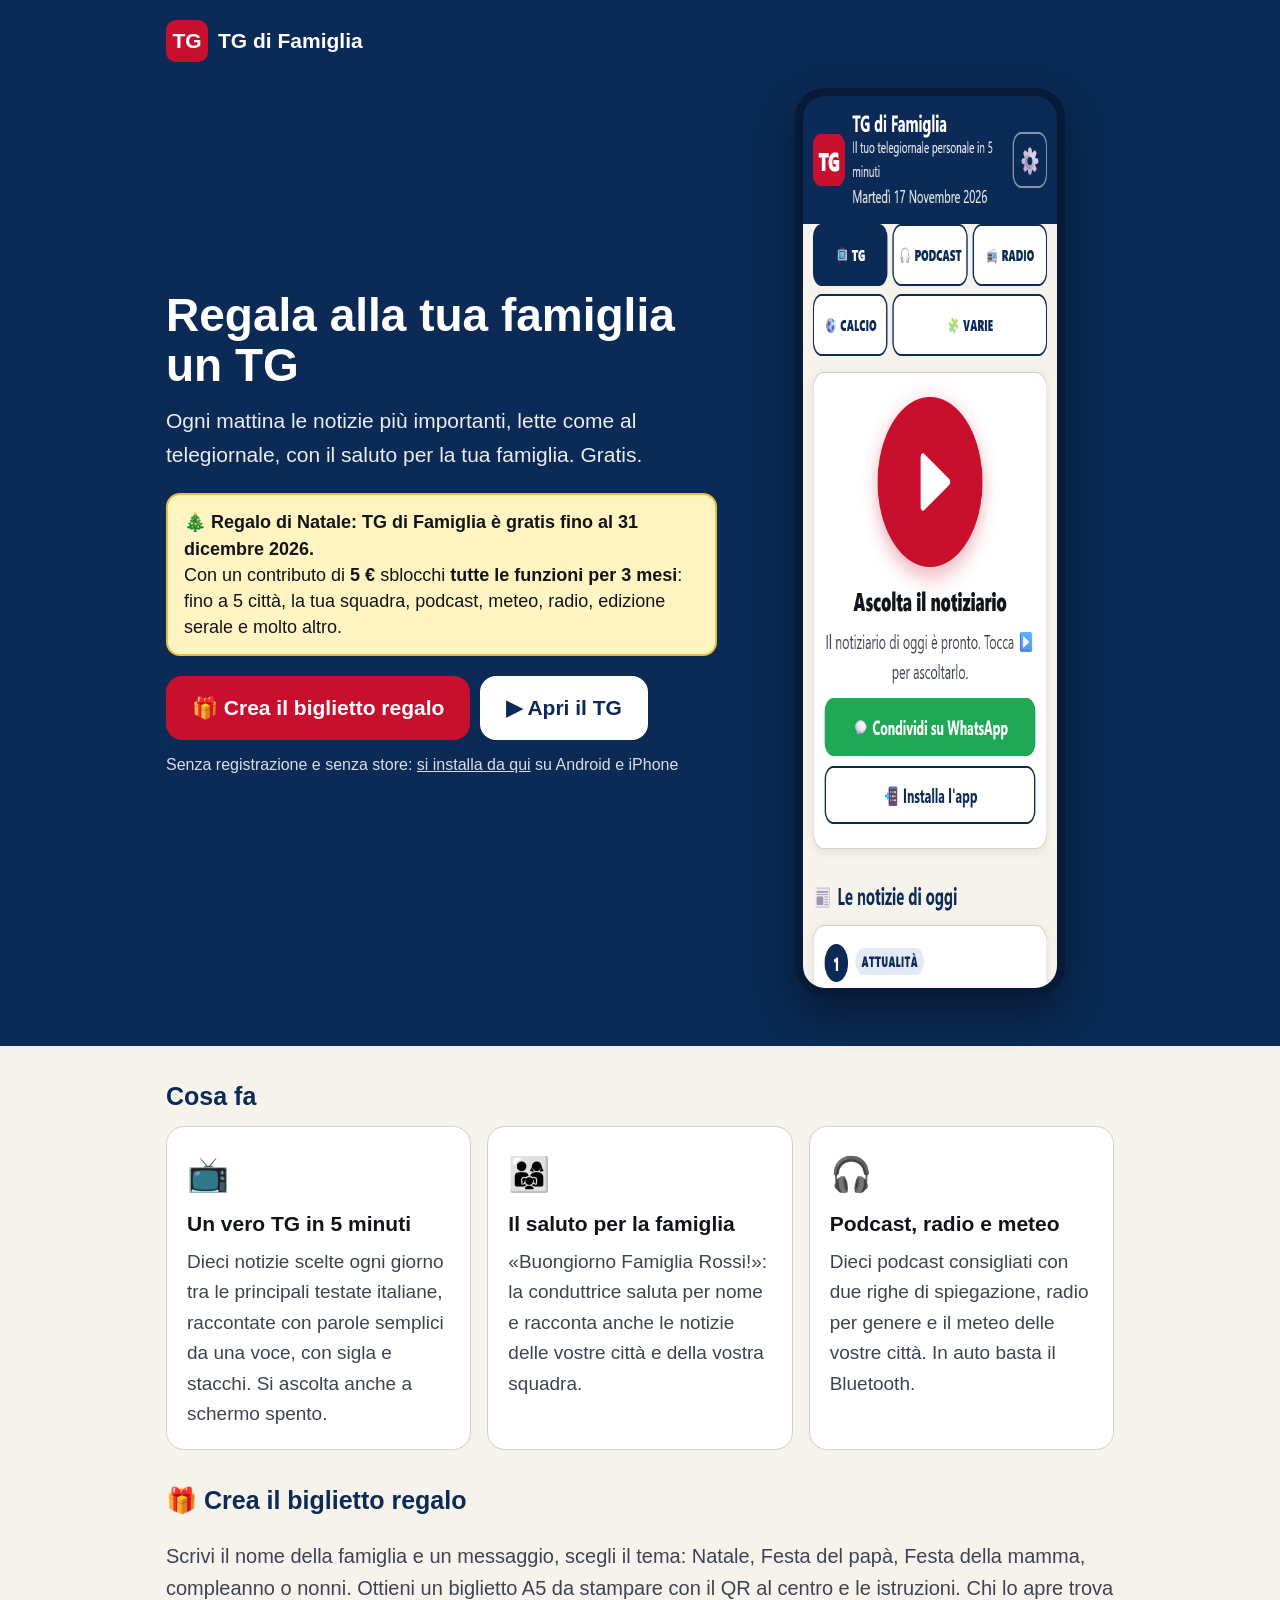
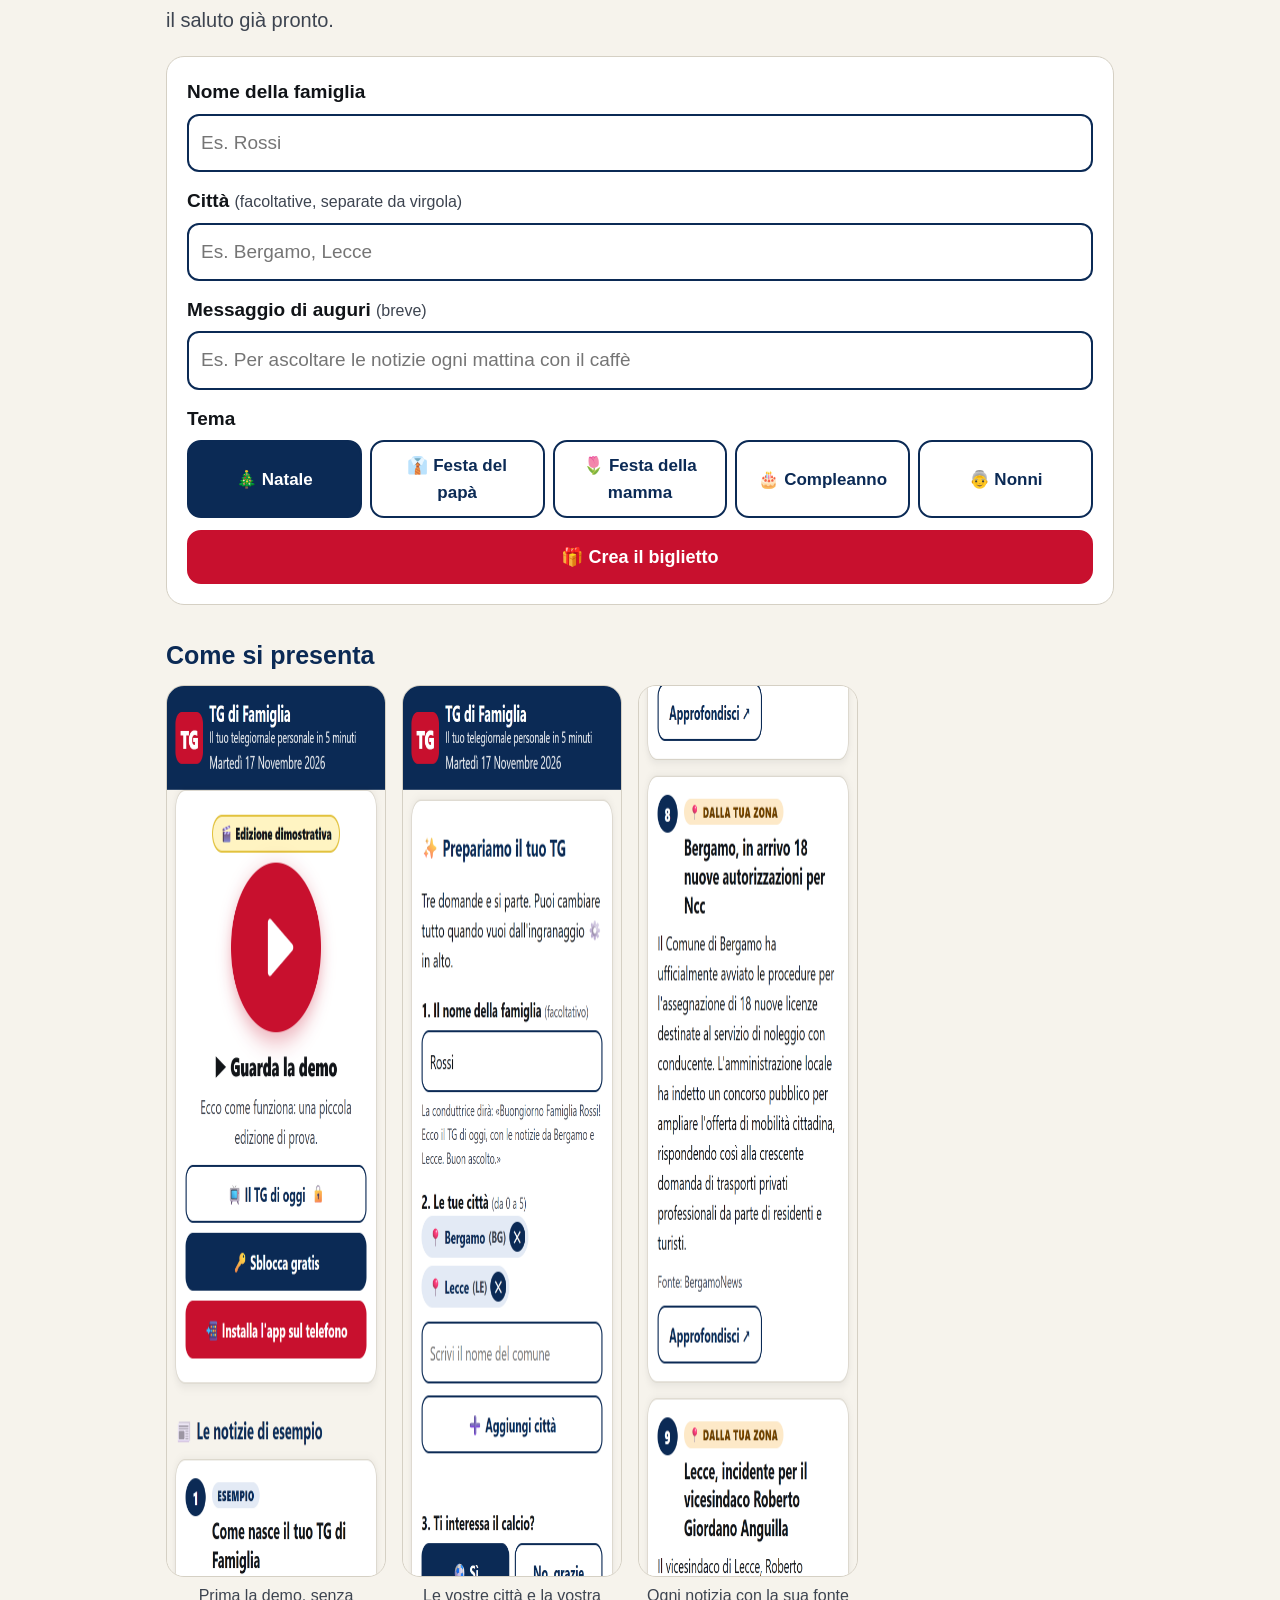
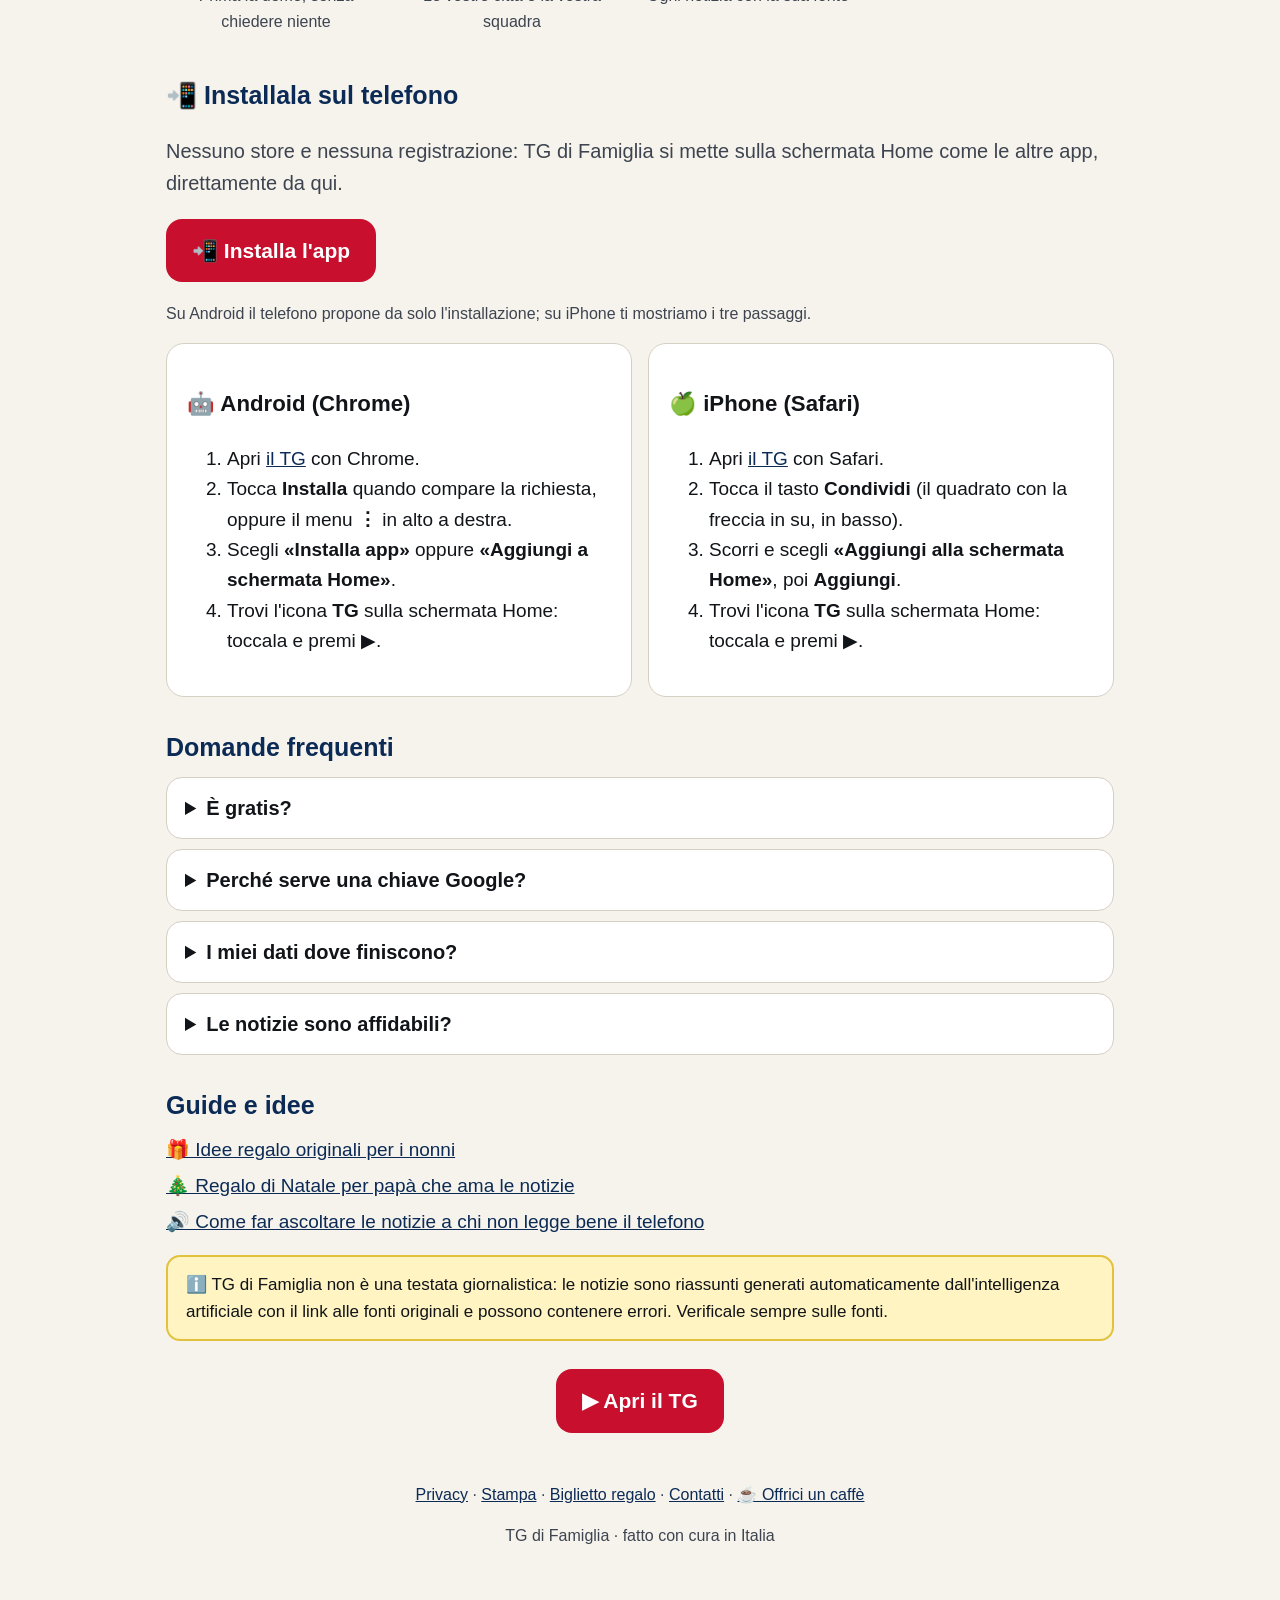
<file: index.html>
<!doctype html>
<html lang="it">
<head>
<meta charset="utf-8">
<meta name="viewport" content="width=device-width, initial-scale=1, viewport-fit=cover">
<script>
/* Link da un biglietto regalo (?famiglia=…) o da una condivisione (?da=…): si va dritti all'app,
   che legge i parametri e prepara saluto e città. */
(function () { const q = location.search; if (/[?&](famiglia|citta|da|installa)=/.test(q)) location.replace('app/' + q); })();
</script>
<title>Regala alla tua famiglia un TG – TG di Famiglia</title>
<meta name="description" content="Ogni mattina le notizie più importanti, lette come al telegiornale, con il saluto per la tua famiglia. Gratis. Crea un biglietto regalo con il QR per nonni, papà e mamma.">
<meta name="theme-color" content="#0b2a55">
<link rel="canonical" href="https://tg-di-famiglia.pages.dev/">
<link rel="icon" href="favicon.png" type="image/png">
<link rel="apple-touch-icon" href="app/icons/apple-touch-icon.png">
<meta property="og:type" content="website">
<meta property="og:locale" content="it_IT">
<meta property="og:site_name" content="TG di Famiglia">
<meta property="og:title" content="Regala alla tua famiglia un TG">
<meta property="og:description" content="Ogni mattina le notizie più importanti, lette come al telegiornale, con il saluto per la tua famiglia. Gratis.">
<meta property="og:url" content="https://tg-di-famiglia.pages.dev/">
<meta property="og:image" content="https://tg-di-famiglia.pages.dev/og-image.png">
<meta property="og:image:width" content="1200">
<meta property="og:image:height" content="630">
<meta name="twitter:card" content="summary_large_image">
<meta name="p:domain_verify" content="5ca4ce9f80b26275630e23c7d6930e78"/>
<link rel="stylesheet" href="sito.css">
<script data-goatcounter="https://tgdifamiglia.goatcounter.com/count" async src="https://gc.zgo.at/count.js"></script>
<script src="statistiche.js"></script>
<style>
header.eroe-box{background:#0b2a55;color:#fff;padding:20px 0 50px}
header .marchio{margin-bottom:26px}
.eroe{display:grid;grid-template-columns:1.2fr .8fr;gap:30px;align-items:center}
.eroe h1{color:#fff;font-size:46px;line-height:1.08;margin:0 0 14px}
.eroe .sotto{color:#fff;opacity:.92;font-size:21px;margin:0 0 22px}
.nota{font-size:16px;opacity:.85;margin-top:12px}
.offerta-landing{background:#fff4c2;color:#111418;border:2px solid #e2c23d;border-radius:14px;padding:14px 16px;font-size:18px;margin:0 0 20px;line-height:1.45}
.telefono{justify-self:center;width:min(270px,100%);border-radius:30px;border:8px solid #071b38;box-shadow:0 18px 40px rgba(0,0,0,.35);overflow:hidden;background:#071b38}
.telefono img{display:block;width:100%}
.tre{display:grid;grid-template-columns:repeat(3,1fr);gap:16px}
.tre .scheda{margin:0}
.tre h3{margin:6px 0;font-size:21px}
.tre p{margin:0;color:var(--tenue)}
.ico{font-size:34px}
.foto{display:flex;gap:16px;overflow-x:auto;padding-bottom:10px;scroll-snap-type:x mandatory}
.foto figure{margin:0;flex:0 0 220px;scroll-snap-align:start}
.foto img{width:100%;border-radius:18px;border:1px solid var(--bordo);display:block}
.foto figcaption{font-size:16px;color:var(--tenue);margin-top:6px;text-align:center}
.due{display:grid;grid-template-columns:1fr 1fr;gap:16px}
.due .scheda{margin:0}
details{background:var(--carta);border:1px solid var(--bordo);border-radius:16px;padding:14px 18px;margin-bottom:10px}
summary{font-weight:800;cursor:pointer;font-size:20px}
details p{color:var(--tenue);margin:10px 0 0}
.avviso{background:var(--giallo);border:2px solid #e2c23d;border-radius:14px;padding:14px 18px;font-size:17px}
.guide a{display:block;margin:6px 0}
.contenitore.largo{max-width:980px}
@media (max-width:760px){.eroe{grid-template-columns:1fr}.eroe h1{font-size:36px}.tre,.due{grid-template-columns:1fr}.telefono{width:230px}}
</style>
</head>
<body>
<header class="eroe-box">
  <div class="contenitore largo">
    <a class="marchio" href="./"><span class="logo">TG</span> TG di Famiglia</a>
    <div class="eroe">
      <div>
        <h1>Regala alla tua famiglia un TG</h1>
        <p class="sotto">Ogni mattina le notizie più importanti, lette come al telegiornale, con il saluto per la tua famiglia. Gratis.</p>
        <div class="offerta-landing" id="offerta"><b>🎄 Regalo di Natale: TG di Famiglia è gratis fino al 31 dicembre 2026.</b><br>Con un contributo di <b>5 €</b> sblocchi <b>tutte le funzioni per 3 mesi</b>: fino a 5 città, la tua squadra, podcast, meteo, radio, edizione serale e molto altro.</div>
        <div class="riga-btn" style="max-width:520px">
          <a class="cta" href="#regalo">🎁 Crea il biglietto regalo</a>
          <a class="cta" href="app/" style="background:#fff;color:#0b2a55">▶ Apri il TG</a>
        </div>
        <p class="nota">Senza registrazione e senza store: <a href="#installa" style="color:#fff">si installa da qui</a> su Android e iPhone</p>
      </div>
      <div class="telefono"><img src="screenshot/tg.png" alt="Il TG di oggi con il grande tasto play" width="412" height="892"></div>
    </div>
  </div>
</header>

<main class="contenitore largo">
  <section>
    <h2>Cosa fa</h2>
    <div class="tre">
      <div class="scheda"><div class="ico">📺</div><h3>Un vero TG in 5 minuti</h3><p>Dieci notizie scelte ogni giorno tra le principali testate italiane, raccontate con parole semplici da una voce, con sigla e stacchi. Si ascolta anche a schermo spento.</p></div>
      <div class="scheda"><div class="ico">👨‍👩‍👧</div><h3>Il saluto per la famiglia</h3><p>«Buongiorno Famiglia Rossi!»: la conduttrice saluta per nome e racconta anche le notizie delle vostre città e della vostra squadra.</p></div>
      <div class="scheda"><div class="ico">🎧</div><h3>Podcast, radio e meteo</h3><p>Dieci podcast consigliati con due righe di spiegazione, radio per genere e il meteo delle vostre città. In auto basta il Bluetooth.</p></div>
    </div>
  </section>

  <section id="regalo">
    <h2>🎁 Crea il biglietto regalo</h2>
    <p class="sotto">Scrivi il nome della famiglia e un messaggio, scegli il tema: Natale, Festa del papà, Festa della mamma, compleanno o nonni. Ottieni un biglietto A5 da stampare con il QR al centro e le istruzioni. Chi lo apre trova il saluto già pronto.</p>
    <div class="scheda" id="generatore"></div>
  </section>

  <section>
    <h2>Come si presenta</h2>
    <div class="foto">
      <figure><img src="screenshot/demo.png" alt="L'edizione dimostrativa" loading="lazy" width="412" height="892"><figcaption>Prima la demo, senza chiedere niente</figcaption></figure>
      <figure><img src="screenshot/config.png" alt="La scelta delle città e del calcio" loading="lazy" width="412" height="892"><figcaption>Le vostre città e la vostra squadra</figcaption></figure>
      <figure><img src="screenshot/notizie.png" alt="Le notizie del giorno con la fonte" loading="lazy" width="412" height="892"><figcaption>Ogni notizia con la sua fonte</figcaption></figure>
    </div>
  </section>

  <section id="installa">
    <h2>📲 Installala sul telefono</h2>
    <p class="sotto">Nessuno store e nessuna registrazione: TG di Famiglia si mette sulla schermata Home come le altre app, direttamente da qui.</p>
    <p><a class="cta" href="app/?installa=1">📲 Installa l'app</a></p>
    <p class="piccolo">Su Android il telefono propone da solo l'installazione; su iPhone ti mostriamo i tre passaggi.</p>
    <div class="due">
      <div class="scheda"><h3>🤖 Android (Chrome)</h3><ol><li>Apri <a href="app/">il TG</a> con Chrome.</li><li>Tocca <b>Installa</b> quando compare la richiesta, oppure il menu <b>⋮</b> in alto a destra.</li><li>Scegli <b>«Installa app»</b> oppure <b>«Aggiungi a schermata Home»</b>.</li><li>Trovi l'icona <b>TG</b> sulla schermata Home: toccala e premi ▶.</li></ol></div>
      <div class="scheda"><h3>🍏 iPhone (Safari)</h3><ol><li>Apri <a href="app/">il TG</a> con Safari.</li><li>Tocca il tasto <b>Condividi</b> (il quadrato con la freccia in su, in basso).</li><li>Scorri e scegli <b>«Aggiungi alla schermata Home»</b>, poi <b>Aggiungi</b>.</li><li>Trovi l'icona <b>TG</b> sulla schermata Home: toccala e premi ▶.</li></ol></div>
    </div>
  </section>

  <section>
    <h2>Domande frequenti</h2>
    <details><summary>È gratis?</summary><p id="faqGratis">Fino al 31 dicembre 2026 la versione <b>Base</b> è gratuita per tutti: il TG del giorno con le 10 notizie lette dalla voce, il saluto per la tua famiglia, 1 città con le sue notizie locali e il link alla fonte. Con un contributo di <b>5 €</b> sblocchi <b>TG di Famiglia Completo per 3 mesi</b> (fino a 5 città, squadra del cuore, podcast, sigla e musica, meteo, radio, edizione serale, scelta della voce e tutte le altre schede), oppure <b>1,99 € al mese</b>, che disdici quando vuoi. La demo, il biglietto regalo e la condivisione restano sempre gratuiti. Nessuna pubblicità.</p></details>
    <details><summary>Perché serve una chiave Google?</summary><p>Il TG è scritto ogni mattina dall'intelligenza artificiale di Google (Gemini). La chiave è il tuo accesso personale e gratuito a Gemini: si crea in un minuto su aistudio.google.com con il tuo account Google, senza carta di credito, e l'app ti guida passo passo. Prima di inserirla puoi guardare la demo.</p></details>
    <details><summary>I miei dati dove finiscono?</summary><p>Restano sul tuo telefono: nome, città, squadra e chiave non vengono inviati a nessun nostro server. La chiave viene usata solo per parlare con Google. Contiamo in forma anonima, senza cookie, quante persone usano l'app. Tutti i dettagli nella <a href="privacy.html">privacy policy</a>.</p></details>
    <details><summary>Le notizie sono affidabili?</summary><p>Le notizie sono riassunti scritti dall'intelligenza artificiale a partire da articoli di testate giornalistiche, sempre con il nome della fonte e il link all'articolo originale. L'AI può sbagliare: per i dettagli verifica sempre sulla fonte.</p></details>
  </section>

  <section class="guide">
    <h2>Guide e idee</h2>
    <a href="guide/idee-regalo-nonni.html">🎁 Idee regalo originali per i nonni</a>
    <a href="guide/regalo-natale-papa-notizie.html">🎄 Regalo di Natale per papà che ama le notizie</a>
    <a href="guide/notizie-per-chi-non-legge-bene-il-telefono.html">🔊 Come far ascoltare le notizie a chi non legge bene il telefono</a>
  </section>

  <section>
    <p class="avviso">ℹ️ TG di Famiglia non è una testata giornalistica: le notizie sono riassunti generati automaticamente dall'intelligenza artificiale con il link alle fonti originali e possono contenere errori. Verificale sempre sulle fonti.</p>
    <p style="text-align:center;margin-top:28px"><a class="cta" href="app/">▶ Apri il TG</a></p>
  </section>
</main>

<footer>
  <a href="privacy.html">Privacy</a> · <a href="stampa/">Stampa</a> · <a href="regalo.html">Biglietto regalo</a> · <a href="https://pinterest.com/tgdifamiglia" target="_blank" rel="noopener">Contatti</a><span id="caffe"></span>
  <p>TG di Famiglia · fatto con cura in Italia</p>
</footer>
<script src="regalo.js"></script>
<script>
RegaloTG.monta(document.getElementById('generatore'), { radice: './' });
fetch('config.json').then((r) => r.json()).then((c) => {
  // dal 1/1/2027 il riquadro e la FAQ cambiano da soli (data in fuso Europe/Rome)
  const oggi = new Date().toLocaleDateString('sv-SE', { timeZone: 'Europe/Rome' });
  const a = c.SBLOCCO['3M'].prezzo, b = c.SBLOCCO['1M'].prezzo;
  if (oggi >= c.INIZIO_NUOVE_REGOLE) {
    document.getElementById('offerta').innerHTML = `<b>${c.GIORNI_PROVA} giorni gratis, poi scegli:</b> ${a} per 3 mesi oppure ${b}.<br>Durante la prova hai <b>tutte le funzioni</b>: fino a 5 città, la tua squadra, podcast, meteo, radio, edizione serale e molto altro.`;
    document.getElementById('faqGratis').innerHTML = `Per i primi <b>${c.GIORNI_PROVA} giorni</b> dal primo TG ascoltato hai tutte le funzioni, gratis. Poi scegli: <b>${a}</b> per 3 mesi di TG di Famiglia Completo oppure <b>${b}</b>, che disdici quando vuoi (${c.DOPO_PROVA === 'base' ? 'senza sblocco resta la versione Base gratuita' : 'senza sblocco il TG si ferma'}). La demo, il biglietto regalo e la condivisione restano sempre gratuiti. Nessuna pubblicità.`;
  }
  if (c.kofi_caffe) document.getElementById('caffe').innerHTML = ` · <a href="${c.kofi_caffe}" target="_blank" rel="noopener">☕ Offrici un caffè</a>`;
}).catch(() => {});
document.querySelectorAll('a[href="app/"]').forEach((a) => a.addEventListener('click', () => window.evento('apri-dalla-landing')));
</script>
</body>
</html>
</file>
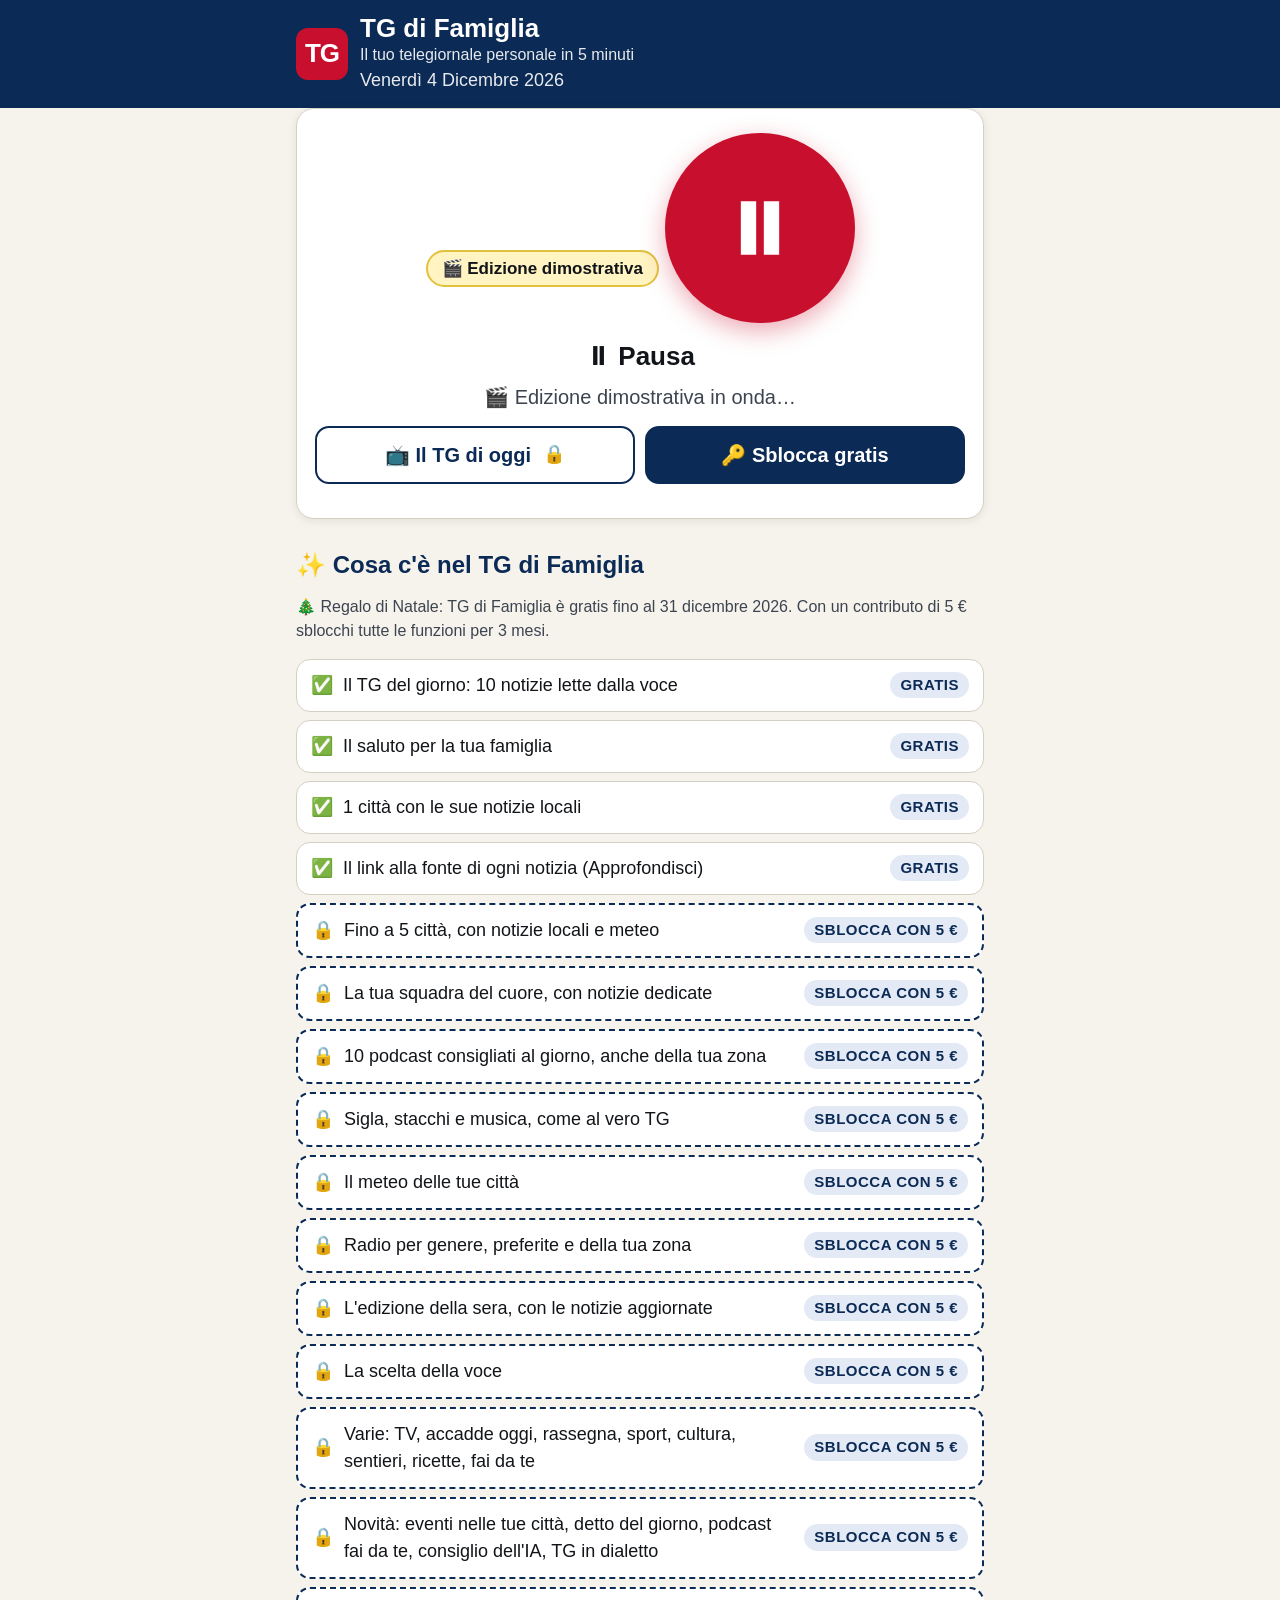
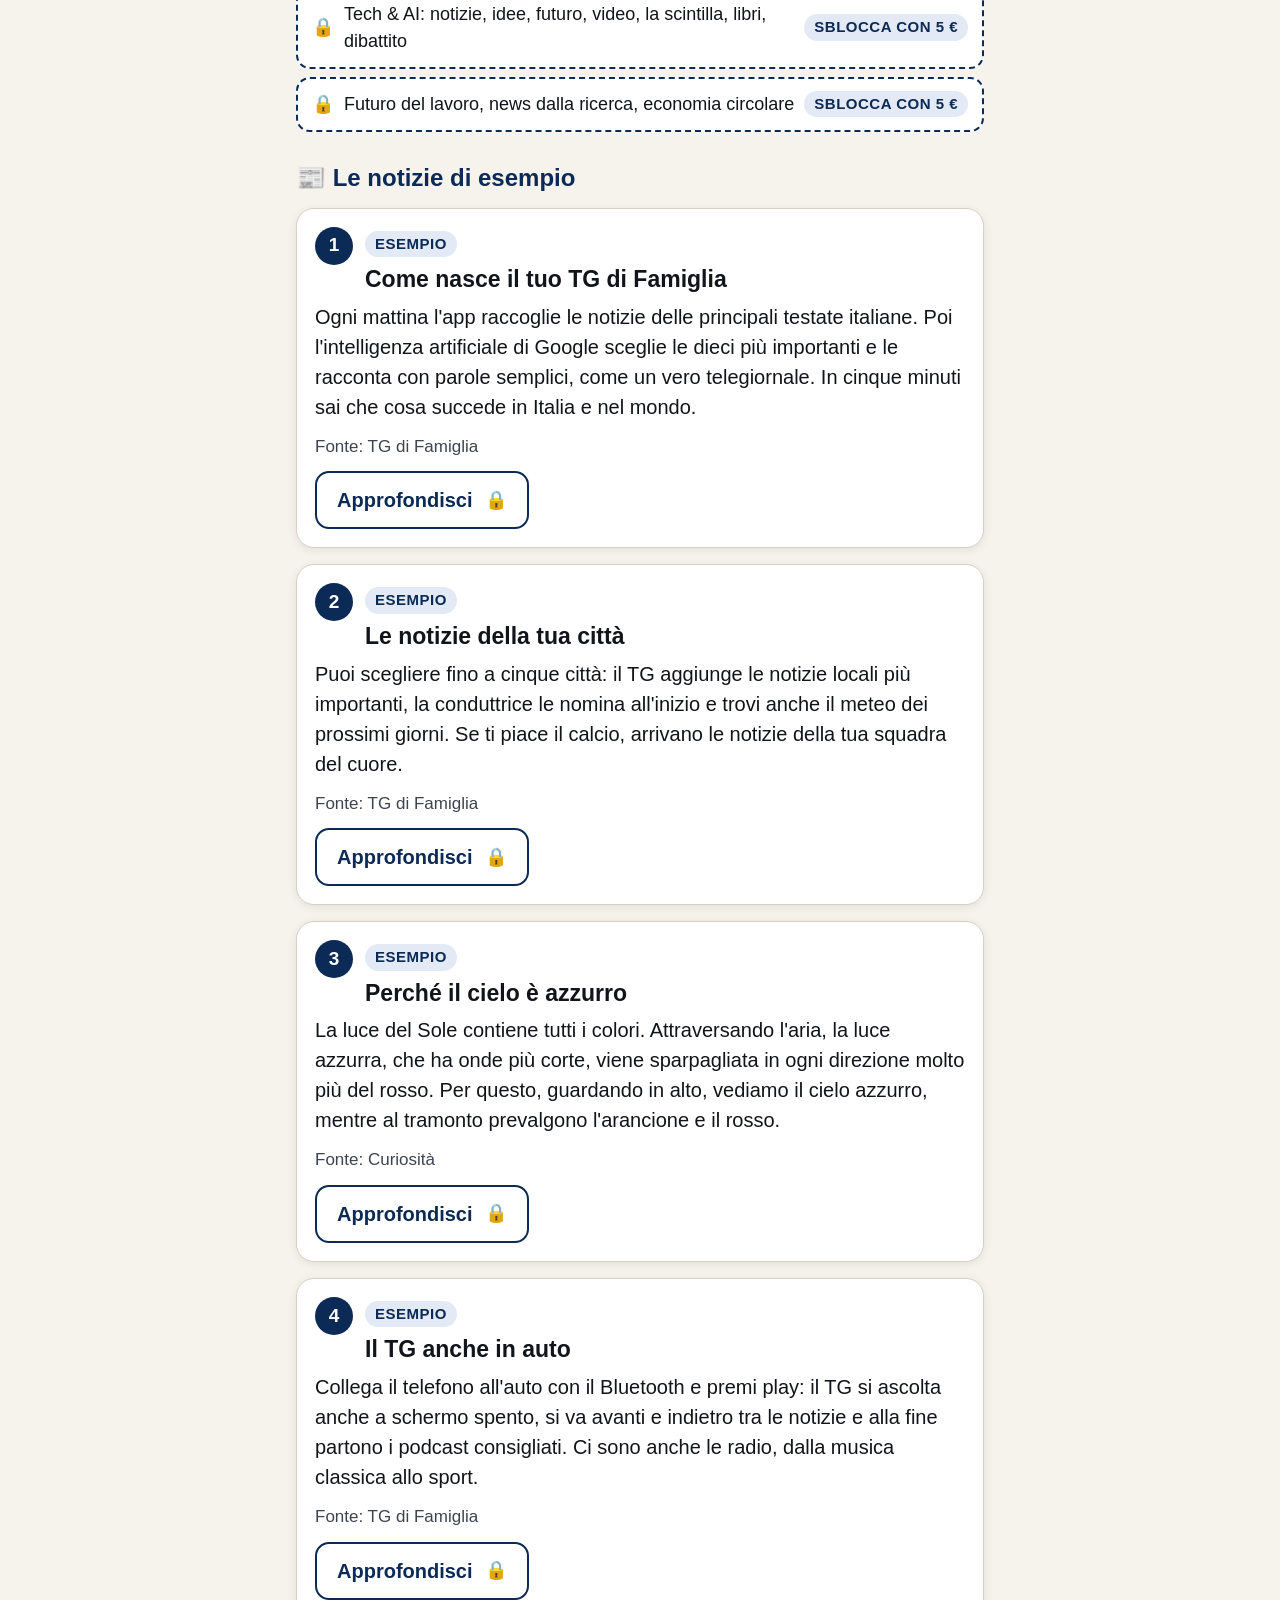
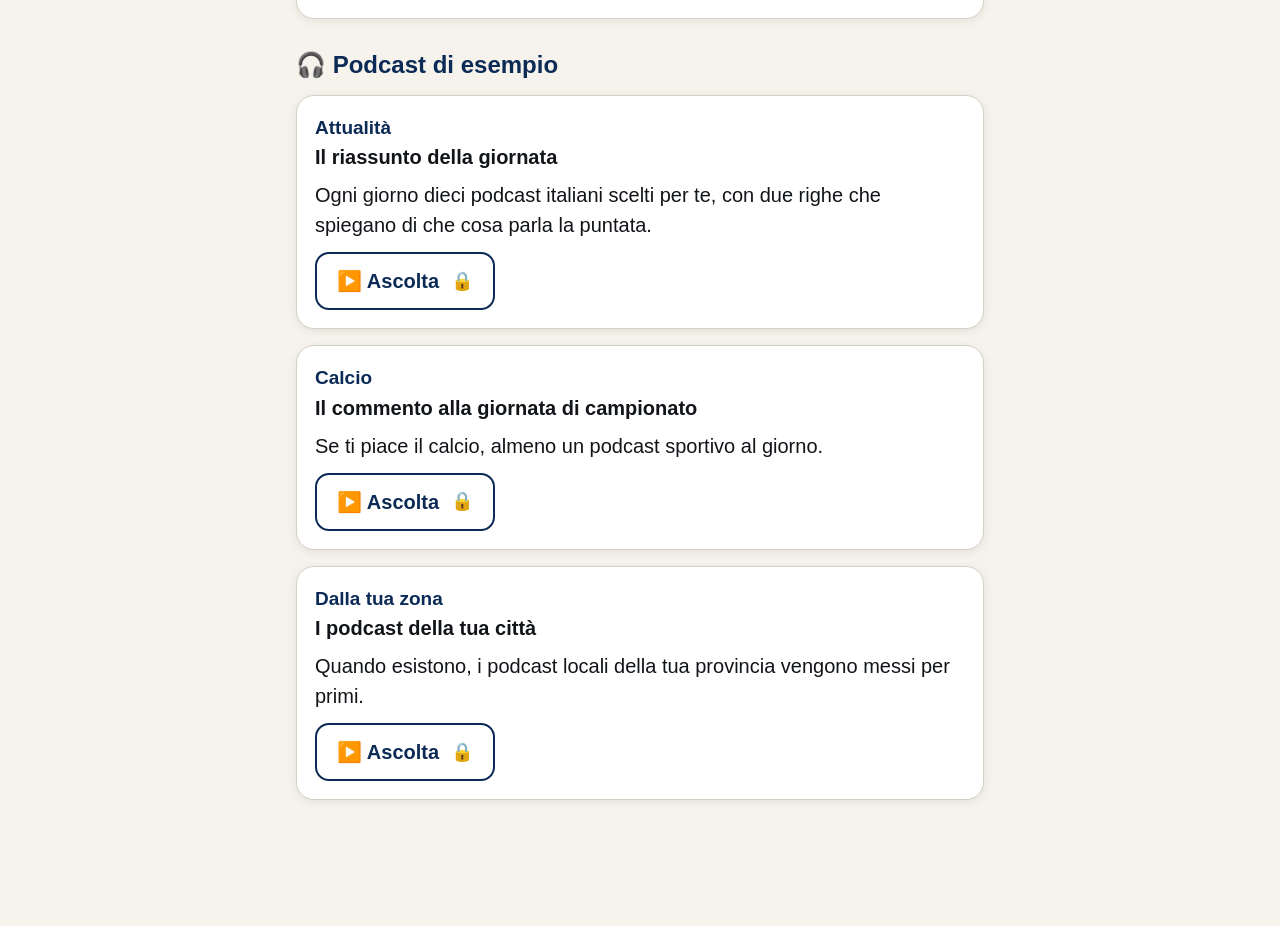
<file: app/index.html>
<!doctype html>
<html lang="it">
<head>
<meta charset="utf-8">
<meta name="viewport" content="width=device-width, initial-scale=1, viewport-fit=cover">
<title>TG di Famiglia – Il tuo telegiornale personale</title>
<meta name="description" content="TG di Famiglia: il tuo telegiornale personale in 5 minuti, con le notizie della tua città, podcast e radio. Gratis.">
<meta name="theme-color" content="#0b2a55">
<link rel="manifest" href="manifest.json">
<link rel="icon" href="icons/icon-192.png" type="image/png">
<link rel="apple-touch-icon" href="icons/apple-touch-icon.png">
<meta name="apple-mobile-web-app-capable" content="yes">
<meta name="mobile-web-app-capable" content="yes">
<meta name="apple-mobile-web-app-status-bar-style" content="black-translucent">
<meta name="apple-mobile-web-app-title" content="TG Famiglia">
<meta name="format-detection" content="telephone=no">
<meta property="og:title" content="TG di Famiglia – Il tuo telegiornale personale">
<meta property="og:description" content="Ogni mattina le notizie più importanti, lette come al telegiornale. Gratis.">
<meta property="og:image" content="https://tg-di-famiglia.pages.dev/og-image.png">
<link rel="apple-touch-icon" sizes="180x180" href="icons/apple-touch-icon.png">
<script>
/* Statistiche anonime senza cookie (GoatCounter). Finché il codice è il segnaposto non parte niente. */
window.GOATCOUNTER_CODICE = 'tgdifamiglia';
if (window.GOATCOUNTER_CODICE) {
  const sc = document.createElement('script');
  sc.async = true; sc.src = 'https://gc.zgo.at/count.js';
  sc.dataset.goatcounter = `https://${window.GOATCOUNTER_CODICE}.goatcounter.com/count`;
  document.head.appendChild(sc);
}
/** Evento anonimo: solo il nome dell'azione, mai chiave, nomi o città. */
window.evento = (nome) => {
  try {
    const invia = () => window.goatcounter?.count?.({ path: 'evento/' + nome, title: nome, event: true });
    if (window.goatcounter?.count) invia(); else setTimeout(invia, 3000);
  } catch {}
};
</script>
<style>
:root{
  --sfondo:#f6f3ec; --carta:#ffffff; --testo:#111418; --tenue:#3d4450; --bordo:#d5d0c4;
  --blu:#0b2a55; --blu-chiaro:#e3eaf5; --rosso:#c8102e; --rosso-scuro:#9e0c24; --verde:#0f6b3a;
  --giallo:#fff4c2; --ombra:0 2px 10px rgba(0,0,0,.08);
  color-scheme: light;
}
@media (prefers-color-scheme: dark){
  :root:not([data-theme="light"]){
    --sfondo:#0d1117; --carta:#171c24; --testo:#f4f6fa; --tenue:#c3c9d4; --bordo:#323a47;
    --blu:#8fb4ff; --blu-chiaro:#1c2a44; --rosso:#ff4d63; --rosso-scuro:#e0334a; --verde:#4fd08a;
    --giallo:#3a3210; --ombra:none; color-scheme: dark;
  }
}
:root[data-theme="dark"]{
  --sfondo:#0d1117; --carta:#171c24; --testo:#f4f6fa; --tenue:#c3c9d4; --bordo:#323a47;
  --blu:#8fb4ff; --blu-chiaro:#1c2a44; --rosso:#ff4d63; --rosso-scuro:#e0334a; --verde:#4fd08a;
  --giallo:#3a3210; --ombra:none; color-scheme: dark;
}
*{box-sizing:border-box}
html{-webkit-text-size-adjust:100%}
body{margin:0;background:var(--sfondo);color:var(--testo);font:20px/1.5 -apple-system,BlinkMacSystemFont,"Segoe UI",Roboto,"Helvetica Neue",Arial,sans-serif;
  padding-bottom:calc(110px + env(safe-area-inset-bottom))}
a{color:var(--blu)}
button{font:inherit;cursor:pointer;touch-action:manipulation}
.contenitore{max-width:720px;margin:0 auto;padding:0 16px}
header.testata{background:#0b2a55;color:#fff;padding:calc(14px + env(safe-area-inset-top)) 0 14px}
header.testata .contenitore{display:flex;align-items:center;gap:12px}
.logo{width:52px;height:52px;border-radius:12px;background:#c8102e;display:grid;place-items:center;font-weight:900;font-size:26px;letter-spacing:-1px;flex:none}
.testata h1{margin:0;font-size:26px;line-height:1.1}
.testata .data{font-size:18px;opacity:.9;text-transform:capitalize}
.ingranaggio{margin-left:auto;background:transparent;border:2px solid rgba(255,255,255,.5);color:#fff;border-radius:14px;width:56px;height:56px;font-size:28px;flex:none}
main{padding-top:18px}
.scheda{background:var(--carta);border:1px solid var(--bordo);border-radius:18px;padding:18px;box-shadow:var(--ombra);margin-bottom:16px}
h2{font-size:24px;margin:28px 0 12px;color:var(--blu)}
.player{text-align:center;padding:24px 18px}
.tasto-play{width:190px;height:190px;border-radius:50%;border:none;background:var(--rosso);color:#fff;font-size:84px;line-height:1;
  box-shadow:0 8px 24px rgba(200,16,46,.35);display:inline-grid;place-items:center;transition:transform .1s}
.tasto-play:active{transform:scale(.96)}
.tasto-play svg{width:92px;height:92px;fill:#fff}
.etichetta-play{font-size:26px;font-weight:800;margin:14px 0 4px}
.stato{font-size:20px;color:var(--tenue);min-height:1.5em;margin:6px 0 0}
.stato.errore{color:var(--rosso-scuro);font-weight:700}
.comandi{display:flex;gap:12px;justify-content:center;margin-top:16px;flex-wrap:wrap}
.btn{min-height:58px;padding:10px 20px;border-radius:14px;border:2px solid var(--blu);background:var(--carta);color:var(--blu);font-weight:700;font-size:20px;display:inline-flex;align-items:center;justify-content:center;gap:8px;text-decoration:none}
.btn.pieno{background:var(--blu);color:var(--carta)}
.btn.rosso{background:var(--rosso);border-color:var(--rosso);color:#fff}
.btn:disabled{opacity:.45}
.avviso{background:var(--giallo);border:2px solid #e2c23d;border-radius:14px;padding:12px 16px;margin-bottom:16px;font-size:19px}
.notizia{position:relative;transition:outline-color .2s}
.notizia.in-onda{outline:4px solid var(--rosso);outline-offset:-2px}
.notizia .numero{display:inline-grid;place-items:center;width:38px;height:38px;border-radius:50%;background:var(--blu);color:var(--carta);font-weight:800;margin-right:8px;font-size:19px;flex:none}
.notizia .riga{display:flex;align-items:flex-start;gap:4px}
.notizia h3{margin:2px 0 8px;font-size:23px;line-height:1.25}
.notizia p{margin:0 0 12px}
.badge{display:inline-block;font-size:15px;font-weight:800;text-transform:uppercase;letter-spacing:.5px;padding:2px 10px;border-radius:999px;background:var(--blu-chiaro);color:var(--blu);margin-bottom:6px}
.badge.calcio{background:#d9f2e3;color:#0f6b3a}
.badge.locale{background:#fde9c8;color:#6b3f00}
.etichetta-demo{display:inline-block;background:var(--giallo);border:2px solid #e2c23d;color:var(--testo);font-weight:800;border-radius:999px;padding:4px 14px;font-size:17px;margin-bottom:10px}
.lucchetto{font-size:.9em;margin-left:4px}
.chip{display:inline-flex;align-items:center;gap:6px;background:var(--blu-chiaro);color:var(--blu);border-radius:999px;padding:6px 6px 6px 14px;font-weight:700;margin:0 6px 8px 0;font-size:18px}
.chip button{border:none;background:var(--blu);color:var(--carta);border-radius:50%;width:30px;height:30px;font-size:16px;line-height:1}
.suggerimenti{list-style:none;margin:-6px 0 12px;padding:0;border:2px solid var(--blu);border-radius:14px;overflow:hidden;background:var(--carta)}
.suggerimenti:empty{display:none}
.suggerimenti li button{width:100%;text-align:left;border:none;border-top:1px solid var(--bordo);background:var(--carta);color:var(--testo);padding:12px 14px;font-size:19px}
.suggerimenti li:first-child button{border-top:none}
.interruttore{display:flex;gap:10px;margin:6px 0 14px}
.interruttore .btn{flex:1}
.interruttore .btn.attiva{background:var(--blu);color:var(--carta)}
.avvertenza{font-size:16px;color:var(--tenue);margin:6px 0 18px}
.passi{padding-left:0;list-style:none;counter-reset:passo;margin:0 0 14px}
.passi li{counter-increment:passo;display:flex;gap:12px;align-items:flex-start;margin-bottom:12px}
.passi li::before{content:counter(passo);display:grid;place-items:center;flex:none;width:36px;height:36px;border-radius:50%;background:var(--rosso);color:#fff;font-weight:800}
details.perche{margin:4px 0 12px}
details.perche summary{color:var(--blu);font-weight:700;cursor:pointer}
.caffe{font-size:17px}
.btn.whatsapp{background:#1fa855;border-color:#1fa855;color:#fff}
.condividi-fine{text-align:center}
.premio{list-style:none;padding:0;margin:0 0 14px}
.premio li{padding:6px 0}
.prezzo{font-size:34px;font-weight:900;color:var(--rosso);margin:6px 0}
.schede{display:flex;gap:10px;margin:0 0 16px}
.schede{display:grid;grid-template-columns:repeat(3,1fr);gap:8px}
.menu-sezioni{display:flex;flex-direction:column;gap:10px;margin-bottom:18px}
.menu-sezioni .btn{width:100%;min-height:66px;font-size:21px;justify-content:flex-start;text-align:left}
.menu-sezioni .btn.attiva{background:var(--blu);color:var(--carta)}
.spiega{font-size:18px;color:var(--tenue);margin:0 0 14px}
.schede button:last-child:nth-child(3n+1){grid-column:1/-1}
.schede button:last-child:nth-child(3n+2){grid-column:span 2}
.titoli-sito{list-style:none;padding:0;margin:10px 0 12px;font-size:17px}
.titoli-sito li{padding:7px 0;border-top:1px solid var(--blu-chiaro)}
.titoli-sito a{color:inherit}
.video-mini{display:grid;grid-template-columns:120px 1fr;gap:10px;align-items:center;margin:10px 0;color:inherit;text-decoration:none}
.video-mini img{width:120px;aspect-ratio:16/9;object-fit:cover;border-radius:8px;background:var(--blu-chiaro)}
.cerca-ora{border:2px dashed var(--blu)}
.video img{width:100%;aspect-ratio:16/9;object-fit:cover;border-radius:12px;background:var(--blu-chiaro);display:block;margin-bottom:10px}
.numerino{display:inline-grid;place-items:center;min-width:34px;height:34px;border-radius:50%;background:var(--blu);color:var(--carta);font-weight:800;font-size:17px;margin-right:8px}
.scintilla{border-left:6px solid #e2a400}
.concetti{font-size:22px;font-weight:800;margin:0 0 10px}
.scelte{display:flex;flex-wrap:wrap;gap:8px;margin:0 0 14px}
.scelte .btn{flex:1 1 40%;min-height:54px;font-size:18px;padding:6px 10px}
.scelte .btn.attiva{background:var(--blu);color:var(--carta)}
.elenco{list-style:none;padding:0;margin:14px 0 0;font-size:18px}
.elenco li{padding:8px 0;border-top:1px solid var(--bordo)}
.elenco li span{display:block;color:var(--tenue);font-size:17px}
.evidenza{background:var(--blu-chiaro);border-radius:12px;padding:12px 14px;margin:0 0 12px;font-size:20px}
.evidenza b{color:var(--blu)}
.detto{font-size:25px;line-height:1.35;font-weight:800;font-style:italic;margin:0 0 12px}
.turno{margin:12px 0 0}
.turno b{color:var(--blu)}
.turno.donna b{color:var(--rosso-scuro)}
.schede button{flex:1;min-height:62px;border-radius:14px;border:2px solid var(--blu);background:var(--carta);color:var(--blu);font-weight:800;font-size:16px;padding:4px 2px;white-space:nowrap}
.riga-radio{display:flex;gap:8px;align-items:stretch;margin-bottom:10px}
.riga-radio .btn{flex:1;justify-content:flex-start;text-align:left;min-width:0}
.riga-radio .btn.stretto{flex:none;width:60px;justify-content:center;padding:0}
.risposta{white-space:pre-wrap;margin:14px 0}
.risposta:empty{display:none}
#rassegnaTesto p{margin:12px 0 0}
textarea.campo{resize:vertical;font-family:inherit}
.schede button.attiva{background:var(--blu);color:var(--carta)}
.meteo-giorni{width:100%;border-collapse:collapse;font-size:16px;margin-top:14px}
.meteo-giorni td{padding:7px 3px;border-top:1px solid var(--bordo)}
.meteo-giorni td:first-child{text-transform:capitalize;font-weight:700}
.tv-lista{list-style:none;padding:0;margin:14px 0 0;font-size:18px}
.tv-lista li{padding:7px 0;border-top:1px solid var(--bordo)}
.accadde{border-left:6px solid var(--rosso)}
.accadde h3{margin:0 0 8px;font-size:22px}
@media (prefers-color-scheme: dark){:root:not([data-theme="light"]) .badge.calcio{background:#12331f;color:#7fe0a8}}
.fonte{font-size:17px;color:var(--tenue);margin-bottom:12px}
.segnaposto{color:var(--tenue);font-style:italic}
.podcast .testa{display:flex;gap:14px;align-items:flex-start}
.podcast img{width:76px;height:76px;border-radius:12px;object-fit:cover;flex:none;background:var(--blu-chiaro)}
.podcast .nome{font-weight:800;font-size:19px;color:var(--blu)}
.podcast .episodio{font-weight:700;font-size:20px;line-height:1.3;margin-top:2px}
.podcast p{margin:10px 0 12px}
.podcast .azioni{display:flex;gap:10px;flex-wrap:wrap}
.radio-scelte{display:flex;flex-direction:column;gap:12px;max-width:520px;margin:0 auto}
.radio-scelte .btn{width:100%}
.radio-nome{font-size:22px;font-weight:800;margin:12px 0 0;min-height:1.4em}
.mini{position:fixed;left:0;right:0;bottom:0;background:#0b2a55;color:#fff;padding:10px 0 calc(10px + env(safe-area-inset-bottom));box-shadow:0 -4px 16px rgba(0,0,0,.25);z-index:5}
.mini[hidden]{display:none}
.mini .contenitore{display:flex;align-items:center;gap:10px}
.mini .titolo{flex:1;min-width:0;font-size:18px;line-height:1.25}
.mini .titolo b{display:block;white-space:nowrap;overflow:hidden;text-overflow:ellipsis}
.mini .titolo span{display:block;white-space:nowrap;overflow:hidden;text-overflow:ellipsis;opacity:.85;font-size:16px}
.mini button{width:56px;height:56px;border-radius:14px;border:2px solid rgba(255,255,255,.6);background:transparent;color:#fff;font-size:22px;flex:none;font-weight:800}
.mini input[type=range]{width:100%;margin:6px 0 0;accent-color:#ff4d63}
.mini .barra{flex-basis:100%}
.setup{padding-top:10px}
.setup h2{margin-top:10px}
.setup ol{padding-left:0;list-style:none;counter-reset:passo;margin:0 0 18px}
.setup li{counter-increment:passo;display:flex;gap:12px;align-items:flex-start;margin-bottom:14px}
.setup li::before{content:counter(passo);display:grid;place-items:center;flex:none;width:40px;height:40px;border-radius:50%;background:var(--rosso);color:#fff;font-weight:800}
.campo{width:100%;font:inherit;font-size:20px;padding:14px;border-radius:14px;border:2px solid var(--blu);background:var(--carta);color:var(--testo);margin:6px 0 12px}
.riga-btn{display:flex;gap:10px;flex-wrap:wrap}
.riga-btn .btn{flex:1 1 180px}
dialog{border:none;border-radius:20px;padding:22px;max-width:min(560px,calc(100vw - 32px));width:100%;background:var(--carta);color:var(--testo)}
dialog::backdrop{background:rgba(0,0,0,.55)}
dialog h2{margin-top:0}
.piccolo{font-size:16px;color:var(--tenue)}
.nascosto{display:none !important}
.sottotitolo{font-size:16px;opacity:.9}
.funzione{display:flex;align-items:center;gap:10px;width:100%;text-align:left;background:var(--carta);border:1px solid var(--bordo);border-radius:14px;padding:12px 14px;margin:0 0 8px;font-size:18px;color:var(--testo)}
.funzione span:nth-child(2){flex:1}
.funzione.bloccata{border:2px dashed var(--blu);cursor:pointer}
.funzione .badge{margin:0;white-space:nowrap}
.tabella-sblocca{width:100%;border-collapse:collapse;font-size:16px;margin:10px 0 16px}
.tabella-sblocca th,.tabella-sblocca td{padding:8px 6px;border-top:1px solid var(--bordo);text-align:center}
.tabella-sblocca td:first-child,.tabella-sblocca th:first-child{text-align:left}
.opzioni{display:grid;grid-template-columns:1fr 1fr;gap:12px;margin:12px 0}
.opzione{display:flex;flex-direction:column;gap:6px;border:2px solid var(--blu);border-radius:16px;padding:14px;background:var(--carta)}
.opzione .prezzo{font-size:28px}
.offerta{background:var(--giallo);border:2px solid #e2c23d;border-radius:14px;padding:12px 14px;font-size:18px;margin:0 0 14px}
@media (max-width:520px){.opzioni{grid-template-columns:1fr}}
@media (max-width:420px){
  .tasto-play{width:170px;height:170px}
  .testata h1{font-size:23px}
}
</style>
</head>
<body>
<header class="testata">
  <div class="contenitore">
    <div class="logo" aria-hidden="true">TG</div>
    <div>
      <h1>TG di Famiglia</h1>
      <div class="sottotitolo">Il tuo telegiornale personale in 5 minuti</div>
      <div class="data" id="oggi"></div>
    </div>
    <button class="ingranaggio nascosto" id="apriImpostazioni" aria-label="Impostazioni">⚙️</button>
  </div>
</header>

<main class="contenitore">
  <!-- DEMO: edizione dimostrativa, statica, senza chiave -->
  <section id="schermataDemo" class="nascosto">
    <div class="scheda player">
      <span class="etichetta-demo">🎬 Edizione dimostrativa</span>
      <button class="tasto-play" id="tastoDemo" aria-label="Guarda la demo">
        <svg id="iconaDemo" viewBox="0 0 24 24" aria-hidden="true"><path d="M8 5.5v13a1 1 0 0 0 1.5.86l10.5-6.5a1 1 0 0 0 0-1.72L9.5 4.64A1 1 0 0 0 8 5.5z"/></svg>
      </button>
      <div class="etichetta-play" id="etichettaDemo">▶ Guarda la demo</div>
      <p class="stato" id="statoDemo" role="status" aria-live="polite">Ecco come funziona: una piccola edizione di prova, letta dalla voce del telefono.</p>
      <div class="riga-btn" style="margin-top:14px">
        <button class="btn" id="tgOggiBloccato" type="button">📺 Il TG di oggi <span class="lucchetto">🔒</span></button>
        <button class="btn pieno" id="apriSblocco" type="button">🔑 Sblocca gratis</button>
      </div>
      <div class="riga-btn" style="margin-top:10px"><button class="btn rosso nascosto" data-installa type="button">📲 Installa l'app sul telefono</button></div>
    </div>
    <h2>✨ Cosa c'è nel TG di Famiglia</h2>
    <div id="demoFunzioni"></div>
    <h2>📰 Le notizie di esempio</h2>
    <div id="demoNotizie"></div>
    <h2>🎧 Podcast di esempio</h2>
    <div id="demoPodcast"></div>
  </section>

  <!-- SBLOCCA TUTTO: confronto Base / Completo, opzioni e codice -->
  <section id="schermataSblocca" class="setup nascosto">
    <div class="scheda">
      <h2>🔓 Sblocca tutto: TG di Famiglia Completo</h2>
      <p class="offerta" id="sbloccaSituazione"></p>
      <table class="tabella-sblocca" id="sbloccaTabella"></table>
      <h3>Scegli come sbloccare</h3>
      <div class="opzioni">
        <div class="opzione"><div id="opzioni3M"></div><button class="btn rosso" id="scegli3M" type="button">Scegli</button></div>
        <div class="opzione"><div id="opzioni1M"></div><button class="btn pieno" id="scegli1M" type="button">Scegli</button></div>
      </div>
      <p class="piccolo">Il pagamento avviene su Ko-fi. Dopo il contributo ricevi un <b>codice personale</b>: inseriscilo qui sotto. Il mensile si disdice quando vuoi.</p>
      <label for="campoCodice"><b>Hai un codice?</b></label>
      <input id="campoCodice" class="campo" type="text" autocomplete="off" autocapitalize="characters" spellcheck="false" placeholder="TGF-3M-XXXX-XXXX">
      <div class="riga-btn"><button class="btn pieno" id="attivaCodice" type="button">🔓 Sblocca</button></div>
      <p class="stato" id="statoSblocca" role="status" aria-live="polite"></p>
      <p style="margin-top:18px">Restano sempre gratis: la demo, il biglietto regalo e la condivisione.</p>
      <div class="riga-btn">
        <a class="btn" href="../regalo.html">🎁 Biglietto regalo</a>
        <button class="btn whatsapp" data-condividi type="button">💬 Condividi</button>
        <button class="btn" id="sbloccaIndietro" type="button">← Indietro</button>
      </div>
    </div>
  </section>

  <!-- CONFIGURAZIONE: dopo lo sblocco e dalle impostazioni -->
  <section id="schermataConfig" class="setup nascosto">
    <div class="scheda">
      <h2>✨ Prepariamo il tuo TG</h2>
      <p>Tre domande e si parte. Puoi cambiare tutto quando vuoi dall'ingranaggio ⚙️ in alto.</p>
      <label for="campoNome"><b>1. Il nome della famiglia</b> <span class="piccolo">(facoltativo)</span></label>
      <input id="campoNome" class="campo" type="text" autocomplete="off" maxlength="40" placeholder="Es. Rossi">
      <p class="piccolo" id="anteprimaSaluto" style="margin-top:-6px"></p>
      <label for="campoCitta"><b>2. Le tue città</b> <span class="piccolo">(1 gratis, fino a 5 con il Completo)</span></label>
      <div id="chipCitta"></div>
      <input id="campoCitta" class="campo" type="text" autocomplete="off" placeholder="Scrivi il nome del comune">
      <ul class="suggerimenti" id="suggerimentiCitta"></ul>
      <div class="riga-btn"><button class="btn" id="aggiungiCitta" type="button">➕ Aggiungi città</button></div>
      <p class="stato" id="statoCitta" role="status" aria-live="polite"></p>
      <p style="margin:18px 0 4px"><b>3. Ti interessa il calcio?</b></p>
      <div class="interruttore" role="group" aria-label="Calcio">
        <button class="btn" id="calcioSi" type="button">⚽ Sì</button>
        <button class="btn" id="calcioNo" type="button">No, grazie</button>
      </div>
      <div id="bloccoSquadra">
        <label for="campoSquadra"><b>Squadra del cuore</b> <span class="piccolo">(facoltativa)</span></label>
        <select id="campoSquadra" class="campo"><option value="">Nessuna in particolare</option></select>
        <p class="piccolo nascosto" id="notaSquadra" style="margin-top:-6px">🔒 La squadra del cuore fa parte di TG di Famiglia Completo.</p>
      </div>
      <div class="riga-btn" style="margin-top:8px"><button class="btn rosso" id="salvaConfig" type="button">▶ Inizia il mio TG</button></div>
      <p class="stato" id="statoConfig" role="status" aria-live="polite"></p>
    </div>
  </section>

  <!-- Schermata principale -->
  <section id="schermataTG" class="nascosto">
    <div id="avvisi"></div>
    <div class="schede">
      <button id="schedaTG" class="attiva" type="button">📺 TG</button>
      <button id="schedaPodcast" type="button">🎧 PODCAST</button>
      <button id="schedaRadio" type="button">📻 RADIO</button>
      <button id="schedaCalcio" type="button">⚽ CALCIO</button>
      <button id="schedaVarie" type="button">🧩 VARIE</button>
      <button id="schedaNovita" type="button">✨ NOVITÀ</button>
      <button id="schedaTech" type="button">🤖 TECH &amp; AI</button>
      <button id="schedaAltro" type="button">🌍 ALTRO</button>
    </div>

    <!-- Scheda TG: solo il notiziario -->
    <div id="paginaTG">
    <div class="scheda player">
      <button class="tasto-play" id="tastoPlay" aria-label="Ascolta il notiziario">
        <svg id="iconaPlay" viewBox="0 0 24 24" aria-hidden="true"><path d="M8 5.5v13a1 1 0 0 0 1.5.86l10.5-6.5a1 1 0 0 0 0-1.72L9.5 4.64A1 1 0 0 0 8 5.5z"/></svg>
      </button>
      <div class="etichetta-play" id="etichettaPlay">Ascolta il notiziario</div>
      <p class="stato" id="stato" role="status" aria-live="polite"></p>
      <div class="riga-btn" style="margin-top:12px"><button class="btn whatsapp" data-condividi type="button">💬 Condividi su WhatsApp</button><button class="btn nascosto" data-installa type="button">📲 Installa l'app</button></div>
      <div class="comandi nascosto" id="comandiTG">
        <button class="btn" id="indietro" type="button">⏮ Indietro</button>
        <button class="btn" id="avanti" type="button">Avanti ⏭</button>
      </div>
    </div>

    <div class="scheda condividi-fine nascosto"><p style="margin-top:0"><b>Ti è piaciuto il TG di oggi?</b> Fallo provare a chi vuoi bene.</p>
      <div class="riga-btn"><button class="btn whatsapp" data-condividi type="button">💬 Condividi su WhatsApp</button><a class="btn" href="../regalo.html">🎁 Regala un biglietto</a></div></div>
    <h2>📰 Le notizie di oggi</h2>
    <div id="listaNotizie"><p class="segnaposto scheda">Le notizie compariranno qui appena pronte.</p></div>
    <p class="avvertenza">ℹ️ Le notizie sono riassunti scritti dall'intelligenza artificiale a partire dalle fonti indicate: possono contenere errori. Per i dettagli e per verificare apri sempre l'articolo originale con «Approfondisci».</p>
    </div><!-- /paginaTG -->

    <!-- Scheda PODCAST -->
    <div id="paginaPodcast" class="nascosto">
      <div class="scheda condividi-fine nascosto"><p style="margin-top:0"><b>Ti è piaciuto il TG di oggi?</b></p><div class="riga-btn"><button class="btn whatsapp" data-condividi type="button">💬 Condividi su WhatsApp</button></div></div>
      <h2>🎧 Podcast consigliati</h2>
      <div id="listaPodcast"><p class="segnaposto scheda">Sto cercando i podcast di oggi…</p></div>
    </div>

    <!-- Scheda RADIO: radio per genere e radio preferite -->
    <div id="paginaRadio" class="nascosto">
      <h2>🎵 Radio</h2>
      <div class="scheda" style="text-align:center">
        <div class="radio-scelte">
          <button class="btn rosso" id="radioCasuale" type="button">🎵 Musica casuale</button>
          <button class="btn rosso" id="radioClassica" type="button">🎻 Radio musica classica</button>
          <button class="btn rosso" id="radioJazz" type="button">🎷 Radio musica jazz</button>
          <button class="btn rosso" id="radioCountry" type="button">🤠 Radio musica country</button>
          <button class="btn rosso" id="radioViaggio" type="button">🚗 Musica da viaggio</button>
          <button class="btn rosso" id="radioSport" type="button">⚽ Radio sportive casuali</button>
          <button class="btn rosso" id="radioAttualita" type="button">🗞️ Radio attualità casuali</button>
          <button class="btn" id="radioCambia" type="button" disabled>🔀 Cambia</button>
        </div>
        <p class="radio-nome" id="radioNome"></p>
      </div>
      <h2>📍 Radio della tua zona</h2>
      <div class="scheda" id="radioZona"><p class="piccolo">Apri la scheda per cercare le radio delle tue città.</p></div>
      <h2>⭐ Radio preferite</h2>
      <div class="scheda">
        <div id="radioPreferite"></div>
        <label for="cercaRadio"><b>Cerca una radio da aggiungere</b></label>
        <input id="cercaRadio" class="campo" type="search" placeholder="Nome della radio" autocomplete="off">
        <div class="riga-btn"><button class="btn pieno" id="cercaRadioBtn" type="button">🔎 Cerca</button></div>
        <p class="piccolo" id="statoRadio"></p>
        <div id="risultatiRadio"></div>
      </div>
    </div>

    <!-- Scheda CALCIO (solo se il calcio è attivo): squadra del cuore, calcio in generale e le domande all'AI -->
    <div id="paginaCalcio" class="nascosto">
      <div class="menu-sezioni" id="menuCalcio"></div>
      <div id="contenutoCalcio"></div>
      <section data-sezione="ai" class="nascosto">
        <h2>🤖 Chiedi all'AI sul calcio</h2>
        <div class="scheda">
          <label for="domandaCalcio"><b>Scrivi la tua domanda</b></label>
          <textarea id="domandaCalcio" class="campo" rows="3" placeholder="Es. Chi è in testa alla Serie A? Quando gioca la Nazionale?"></textarea>
          <div class="riga-btn"><button class="btn pieno" id="chiediCalcio" type="button">Chiedi</button></div>
          <p id="rispostaCalcio" class="risposta" role="status" aria-live="polite"></p>
          <button class="btn rosso nascosto" id="ascoltaRisposta" type="button">▶️ Ascolta la risposta</button>
        </div>
      </section>
    </div>

    <!-- Scheda VARIE: tasti che aprono meteo, stasera in TV, accadde oggi e rassegna della domenica -->
    <div id="paginaVarie" class="nascosto">
      <div class="menu-sezioni" id="menuVarie">
        <button class="btn" data-apri="meteo" id="tastoMeteo" type="button">🌦️ Meteo</button>
        <button class="btn" data-apri="tv" type="button">📺 Stasera in TV</button>
        <button class="btn" data-apri="accadde" type="button">📜 Accadde oggi</button>
        <button class="btn" data-apri="rassegna" type="button">🗞️ Rassegna stampa della domenica</button>
        <button class="btn" data-apri="sport" type="button">🎾 Altri sport</button>
        <button class="btn" data-apri="partite" type="button">⚽ Partite di oggi</button>
        <button class="btn" data-apri="cultura" type="button">🎭 Concerti, teatro e mostre</button>
        <button class="btn" data-apri="sentieri" type="button">🥾 I sentieri della salute</button>
        <button class="btn" data-apri="ricettario" type="button">🍝 Ricettario di famiglia</button>
        <button class="btn" data-apri="faidate" type="button">🔨 Angolo del fai da te</button>
      </div>
      <div id="contenutoVarie"></div>
      <section data-sezione="sentieri" class="nascosto">
        <h2>🥾 I sentieri della salute</h2>
        <p class="spiega">Idee per una camminata, un trekking leggero o un percorso nella natura vicino alle tue città, con il meteo previsto per domenica e il tasto per arrivarci. I percorsi li propone l'intelligenza artificiale: verifica sempre accessi e condizioni prima di partire.</p>
        <div id="sentieriContenuto"></div>
      </section>
      <section data-sezione="ricettario" class="nascosto">
        <h2>🍝 Ricettario di famiglia</h2>
        <p class="spiega">Le ricette della tradizione delle tue zone. Ogni giorno ce n'è una nuova, con ingredienti e passaggi; con il tasto qui sotto ne peschi un'altra.</p>
        <div id="ricettaOggi"></div>
        <div class="riga-btn"><button class="btn pieno" id="altraRicetta" type="button">🎲 Un'altra ricetta a caso</button></div>
        <p class="stato" id="statoRicetta" role="status" aria-live="polite"></p>
        <div id="ricettaNuova"></div>
      </section>
      <section data-sezione="faidate" class="nascosto">
        <h2>🔨 Angolo del fai da te</h2>
        <p class="spiega">Cinque idee al giorno per il tempo libero: piccoli lavori di hobbistica e di giardinaggio adatti alla stagione, con che cosa serve e come si fa. Con il tasto qui sotto ne arrivano altre cinque a caso.</p>
        <div id="faidateOggi"></div>
        <div class="riga-btn"><button class="btn pieno" id="altreIdee" type="button">🎲 Altre 5 idee</button></div>
        <p class="stato" id="statoFaidate" role="status" aria-live="polite"></p>
        <div id="faidateNuove"></div>
      </section>
      <section data-sezione="rassegna" class="nascosto">
        <h2>🗞️ Rassegna stampa della domenica</h2>
        <div class="scheda">
          <p style="margin-top:0">Il riassunto della settimana, da ascoltare. Scegli cosa vuoi sentire:</p>
          <div class="radio-scelte">
            <button class="btn rosso" data-rassegna="generale" type="button">🗞️ Notizie della settimana (5 minuti)</button>
            <button class="btn rosso" data-rassegna="sport" type="button">⚽ Le 5 notizie sportive della settimana</button>
          </div>
          <p class="piccolo" id="rassegnaInfo" role="status" aria-live="polite"></p>
          <div id="rassegnaTesto"></div>
        </div>
      </section>
    </div>

    <!-- Scheda NOVITÀ: eventi nelle città dell'utente, detto del giorno e i giochi con l'intelligenza artificiale -->
    <div id="paginaNovita" class="nascosto">
      <div class="menu-sezioni" id="menuNovita">
        <button class="btn" data-apri="eventi" type="button">🎪 Eventi e sagre nelle tue città</button>
        <button class="btn" data-apri="detto" type="button">💬 Il detto del giorno</button>
        <button class="btn" data-apri="podcastfai" type="button">🎙️ Podcast fai da te</button>
        <button class="btn" data-apri="consiglio" type="button">🧠 Gran consiglio dell'IA</button>
        <button class="btn" data-apri="cappelli" type="button">🎩 6 cappelli per pensare</button>
        <button class="btn" data-apri="dialetto" type="button">🗣️ TG in dialetto</button>
      </div>
      <div id="contenutoNovita"></div>
      <section data-sezione="podcastfai" class="nascosto">
        <h2>🎙️ Podcast fai da te</h2>
        <div class="scheda">
          <p class="spiega">Scrivi un argomento: due voci, Marco e Giulia, ne discutono per circa 10 minuti, ognuno con le sue ragioni, e alla fine provano ad arrivare a una conclusione comune.</p>
          <label for="argomentoPodcast"><b>Di cosa vuoi sentir parlare?</b></label>
          <textarea id="argomentoPodcast" class="campo" rows="3" placeholder="Es. Meglio vivere in città o in campagna?"></textarea>
          <div class="riga-btn"><button class="btn pieno" id="creaPodcast" type="button">🎙️ Crea il podcast</button></div>
          <p class="stato" id="statoPodcast" role="status" aria-live="polite"></p>
          <div id="testoPodcast"></div>
        </div>
      </section>
      <section data-sezione="consiglio" class="nascosto">
        <h2>🧠 Gran consiglio dell'IA</h2>
        <div class="scheda">
          <p class="spiega">Racconta un problema o una decisione da prendere. Tre consiglieri ne parlano per circa 10 minuti: <b>Leo il creativo</b> propone idee, <b>Sara la realista</b> spiega i rischi e corregge il tiro, <b>Bruno il pragmatico</b> tira le somme e propone cosa fare.</p>
          <label for="problemaConsiglio"><b>Qual è il problema?</b></label>
          <textarea id="problemaConsiglio" class="campo" rows="4" placeholder="Es. Devo cambiare la macchina: meglio usata, nuova o a noleggio?"></textarea>
          <div class="riga-btn"><button class="btn pieno" id="creaConsiglio" type="button">🧠 Riunisci il consiglio</button></div>
          <p class="stato" id="statoConsiglio" role="status" aria-live="polite"></p>
          <div id="testoConsiglio"></div>
        </div>
      </section>
      <section data-sezione="cappelli" class="nascosto">
        <h2>🎩 6 cappelli per pensare</h2>
        <div class="scheda">
          <p class="spiega">Fai una domanda o racconta un problema. Sei voci lo guardano ognuna dal suo punto di vista, secondo il metodo dei "Sei cappelli per pensare" di Edward de Bono, e dicono come lo risolverebbero. Alla fine una settima voce riassume e propone una conclusione sensata.</p>
          <p class="piccolo">⚪ Bianco: fatti e dati · 🔴 Rosso: emozioni e intuito · ⚫ Nero: rischi e prudenza · 🟡 Giallo: vantaggi e ottimismo · 🟢 Verde: idee nuove · 🔵 Blu: metodo e organizzazione</p>
          <label for="domandaCappelli"><b>Qual è la domanda?</b></label>
          <textarea id="domandaCappelli" class="campo" rows="4" placeholder="Es. Conviene vendere la casa dei nonni o ristrutturarla per affittarla?"></textarea>
          <div class="riga-btn"><button class="btn pieno" id="creaCappelli" type="button">🎩 Indossa i sei cappelli</button></div>
          <p class="stato" id="statoCappelli" role="status" aria-live="polite"></p>
          <div id="testoCappelli"></div>
        </div>
      </section>
      <section data-sezione="dialetto" class="nascosto">
        <h2>🗣️ TG in dialetto</h2>
        <div class="scheda">
          <p class="spiega">Le notizie di oggi raccontate in dialetto, in breve. Scegli quale:</p>
          <div class="scelte" id="sceltaDialetti"></div>
          <p class="stato" id="statoDialetto" role="status" aria-live="polite"></p>
          <div id="testoDialetto"></div>
        </div>
      </section>
    </div>

    <!-- Scheda TECH & AI -->
    <div id="paginaTech" class="nascosto">
      <div class="menu-sezioni" id="menuTech">
        <button class="btn" data-apri="tnotizie" type="button">📰 Notizie AI</button>
        <button class="btn" data-apri="tpodcast" type="button">🎧 Podcast AI</button>
        <button class="btn" data-apri="tradio" type="button">📻 Radio AI</button>
        <button class="btn" data-apri="tidee" type="button">💡 Idee AI</button>
        <button class="btn" data-apri="tfuturo" type="button">🔭 Futuro AI</button>
        <button class="btn" data-apri="tyoutube" type="button">▶️ YouTube link</button>
        <button class="btn" data-apri="tscintilla" type="button">✨ La scintilla della serendipità</button>
        <button class="btn" data-apri="tlibri" type="button">📚 Consigli sul futuro</button>
        <button class="btn" data-apri="tdibattito" type="button">🤖 Dibattito tra AI sulla AI</button>
      </div>
      <div id="contenutoTech"></div>
      <section data-sezione="tscintilla" class="nascosto">
        <h2>✨ La scintilla della serendipità</h2>
        <p class="spiega">Prende due cose lontanissime tra loro, una della vita di tutti i giorni e una della tecnologia, e le fa incontrare: ne nasce un'idea di business e un'intuizione creativa che non ti aspetti. Ogni giorno ce n'è una nuova; puoi accenderne altre a caso o scegliere tu i due concetti.</p>
        <div id="scintillaOggi"></div>
        <div class="scheda">
          <p style="margin-top:0"><b>Accendi un'altra scintilla</b> (lascia vuoto per due concetti a caso):</p>
          <input id="concettoA" class="campo" type="text" placeholder="Primo concetto, es. vendemmia" autocomplete="off">
          <input id="concettoB" class="campo" type="text" placeholder="Secondo concetto, es. droni" autocomplete="off">
          <div class="riga-btn"><button class="btn pieno" id="accendiScintilla" type="button">✨ Accendi la scintilla</button></div>
          <p class="stato" id="statoScintilla" role="status" aria-live="polite"></p>
          <div id="scintillaNuova"></div>
        </div>
      </section>
      <section data-sezione="tdibattito" class="nascosto">
        <h2>🤖 Dibattito tra AI sulla AI</h2>
        <p class="spiega">Due intelligenze artificiali parlano di intelligenza artificiale partendo dalle notizie di oggi: Ada, curiosa e ottimista, e Alan, riflessivo e un po' scettico. Discutono per circa 9 minuti e arrivano a una conclusione comune. Tocca ▶️ e ascolta.</p>
        <div class="scheda" style="text-align:center">
          <button class="tasto-play" id="playDibattito" aria-label="Ascolta il dibattito" style="width:150px;height:150px">
            <svg viewBox="0 0 24 24" aria-hidden="true" style="width:72px;height:72px"><path d="M8 5.5v13a1 1 0 0 0 1.5.86l10.5-6.5a1 1 0 0 0 0-1.72L9.5 4.64A1 1 0 0 0 8 5.5z"/></svg>
          </button>
          <p class="stato" id="statoDibattito" role="status" aria-live="polite"></p>
        </div>
        <input type="hidden" id="argomentoDibattito" value="le notizie di oggi sull'intelligenza artificiale">
        <div id="testoDibattito"></div>
      </section>
    </div>

    <!-- Scheda ALTRO: futuro del lavoro, ricerca e scienza, economia circolare -->
    <div id="paginaAltro" class="nascosto">
      <div class="menu-sezioni" id="menuAltro">
        <button class="btn" data-apri="alavoro" type="button">💼 Futuro del lavoro</button>
        <button class="btn" data-apri="aricerca" type="button">🔬 News ricerca</button>
        <button class="btn" data-apri="acircolare" type="button">♻️ News economia circolare</button>
      </div>
      <div id="contenutoAltro"></div>
    </div>
  </section>
</main>

<!-- Mini player per podcast e radio -->
<div class="mini" id="mini" hidden>
  <div class="contenitore" style="flex-wrap:wrap">
    <div class="titolo"><b id="miniTitolo"></b><span id="miniSotto"></span></div>
    <button id="miniIndietro" aria-label="Indietro di 15 secondi">−15</button>
    <button id="miniPlay" aria-label="Pausa">⏸</button>
    <button id="miniStop" aria-label="Ferma">✕</button>
    <div class="barra" id="miniBarra"><input type="range" id="miniPosizione" min="0" max="1000" value="0" aria-label="Posizione"></div>
  </div>
</div>

<dialog id="sblocco">
  <h2>Inserisci la tua chiave API per sbloccare gratuitamente tutte le funzionalità dell'app</h2>
  <ol class="passi">
    <li><span>Apri <a href="https://aistudio.google.com/apikey" target="_blank" rel="noopener"><b>aistudio.google.com</b></a> e accedi con il tuo account Google, quello di Gmail.</span></li>
    <li><span>Premi <b>«Create API key»</b> (in italiano <b>«Crea chiave API»</b>). Se te lo chiede, accetta le condizioni.</span></li>
    <li><span>Premi <b>Copia</b> accanto alla chiave (è una lunga serie di lettere e numeri).</span></li>
    <li><span>Torna qui, incollala nel riquadro e premi <b>Sblocca</b>.</span></li>
  </ol>
  <p><a class="btn pieno" href="https://aistudio.google.com/apikey" target="_blank" rel="noopener" style="width:100%">🔑 Apri Google AI Studio</a></p>
  <p class="piccolo">✅ È gratuita, non serve la carta di credito, la chiave resta solo sul tuo telefono.</p>
  <p class="piccolo" id="rigaOfferta">🎄 La chiave è gratuita. TG di Famiglia è gratis fino al 31/12/2026.</p>
  <details class="perche"><summary>Perché serve?</summary>
    <p class="piccolo">Ogni giorno l'intelligenza artificiale di Google (Gemini) sceglie le notizie e scrive il tuo TG su misura, con la tua città e la tua squadra. La chiave è il tuo accesso personale e gratuito a Gemini: viene usata solo dal tuo telefono per parlare con Google e non passa da nessun altro server.</p>
  </details>
  <label for="campoChiave"><b>La tua chiave</b></label>
  <input id="campoChiave" class="campo" type="text" inputmode="text" autocomplete="off" autocapitalize="off" spellcheck="false" placeholder="Incolla qui la chiave">
  <div class="riga-btn">
    <button class="btn" id="incolla" type="button">📋 Incolla</button>
    <button class="btn rosso" id="salvaChiave" type="button">🔓 Sblocca</button>
  </div>
  <p class="stato" id="statoChiave" role="status" aria-live="polite"></p>
  <div class="riga-btn" style="margin-top:8px"><button class="btn" id="piuTardi" type="button">Più tardi</button></div>
</dialog>

<dialog id="guidaInstalla">
  <h2>📲 Installa TG di Famiglia</h2>
  <p>Non serve nessuno store: l'app si mette sulla schermata Home come le altre.</p>
  <h3>🍏 iPhone e iPad (Safari)</h3>
  <ol class="passi">
    <li><span>Apri questa pagina con <b>Safari</b>.</span></li>
    <li><span>Tocca il tasto <b>Condividi</b> (il quadrato con la freccia in su, in basso).</span></li>
    <li><span>Scorri e scegli <b>«Aggiungi alla schermata Home»</b>, poi <b>Aggiungi</b>.</span></li>
  </ol>
  <h3>🤖 Android (Chrome)</h3>
  <ol class="passi">
    <li><span>Apri questa pagina con <b>Chrome</b>.</span></li>
    <li><span>Tocca il menu <b>⋮</b> in alto a destra.</span></li>
    <li><span>Scegli <b>«Installa app»</b> oppure <b>«Aggiungi a schermata Home»</b>.</span></li>
  </ol>
  <div class="riga-btn"><button class="btn pieno" id="chiudiGuidaInstalla" type="button">Ho capito</button></div>
</dialog>

<dialog id="impostazioni">
  <h2>⚙️ Impostazioni</h2>
  <p id="riassuntoPreferenze"></p>
  <div class="riga-btn"><button class="btn pieno" id="modificaPreferenze" type="button">✏️ Nome, città e calcio</button></div>
  <p class="piccolo" id="statoProva"></p>
  <div class="riga-btn"><button class="btn rosso" id="apriSbloccaTutto" type="button">🔓 Sblocca tutto</button></div>
  <div class="riga-btn" style="margin-bottom:10px"><button class="btn nascosto" data-installa type="button">📲 Installa l'app sul telefono</button></div>
  <div class="riga-btn" style="margin-top:10px"><button class="btn whatsapp" data-condividi type="button">💬 Condividi su WhatsApp</button><a class="btn" href="../regalo.html">🎁 Regala un biglietto</a></div>
  <div id="sceltaVoce"></div>
  <div id="sostieni"><h3>☕ Sostieni TG di Famiglia</h3><p class="piccolo">Se vuoi solo sostenere il progetto, senza sbloccare niente, puoi offrirci un caffè.</p>
    <div class="riga-btn"><button class="btn" id="caffeImpostazioni" type="button">☕ Offrici un caffè</button></div></div>
  <h3>🔑 Chiave Gemini</h3>
  <p>Chiave salvata: <b id="chiaveMascherata"></b></p>
  <label for="nuovaChiave"><b>Cambia chiave</b></label>
  <input id="nuovaChiave" class="campo" type="text" autocomplete="off" autocapitalize="off" spellcheck="false" placeholder="Incolla la nuova chiave">
  <div class="riga-btn">
    <button class="btn pieno" id="salvaNuova" type="button">Salva nuova chiave</button>
  </div>
  <p class="stato" id="statoImpostazioni" role="status" aria-live="polite"></p>
  <div class="riga-btn" style="margin-top:14px">
    <button class="btn" id="rigenera" type="button">🔄 Rifai il notiziario di oggi</button>
    <button class="btn rosso" id="ricomincia" type="button">🗑 Ricomincia da zero</button>
  </div>
  <p class="piccolo" style="margin-top:16px"><a href="../privacy.html" target="_blank" rel="noopener">Privacy</a> · <a href="../" target="_blank" rel="noopener">Informazioni sull'app</a> · <a href="https://pinterest.com/tgdifamiglia" target="_blank" rel="noopener">Contatti</a></p>
  <p class="piccolo" id="infoVersione"></p>
  <div class="riga-btn" style="margin-top:10px"><button class="btn" id="chiudiImpostazioni" type="button">Chiudi</button></div>
</dialog>

<audio id="audio" preload="auto" playsinline webkit-playsinline></audio>

<script>
'use strict';
/* =====================================================================
   CONFIGURAZIONE (modificabile: vedi README)
   ===================================================================== */
const CONFIG = {
  api: 'https://generativelanguage.googleapis.com/v1beta',
  // provati in ordine; se uno è lento/sovraccarico si passa al successivo
  modelliTesto: ['gemini-flash-latest', 'gemini-3.5-flash', 'gemini-3-flash-preview', 'gemini-3.5-flash-lite', 'gemini-3.1-flash-lite', 'gemini-2.5-flash'],
  modelliVoce: ['gemini-3.8-flash-lite-tts', 'gemini-3.1-flash-tts-preview', 'gemini-2.5-flash-preview-tts'],
  voce: 'Kore',
  attesaTesto: 10000,   // ms massimi per la prima risposta del modello di testo, poi si prova il successivo
  attesaVoce: 60000,    // ms massimi per un blocco di voce
  saluto: 'Buongiorno Famiglia! Ecco il TG di oggi. Buon ascolto.', // si adatta a nome e città (vedi salutoPer)
  chiusura: '…e ora i podcast consigliati di oggi. Buona giornata!',
  titoli: 'Titoli del TG di Famiglia',  // annunciati dopo il saluto, poi i titoli delle notizie uno per uno
  attesaMassimaTitoli: 12000,   // ms di musica d'attesa oltre i quali un titolo lo legge la voce del telefono
  attesaMassimaNotizia: 20000,  // lo stesso per una notizia
  // righe di materiale inviate a Gemini per categoria (le più recenti): meno righe = risposta più rapida
  righeMassime: { generale: 150, locale: 120, sport: 50, calcio: 50, altre: 35 },
  // Pacchetti sonori (assets/suoni/N/): sigla, stacchi e sottofondo abbinati tra loro.
  // Ogni giorno ne viene scelto uno a caso, sempre diverso dal giorno prima (stesso per tutta la famiglia).
  suoni: { cartella: 'assets/suoni', nomi: ['Classico', 'Sinfonico', 'Elettronico', 'Pianoforte', 'Fanfara', 'Serale', 'Ultima ora', 'Mattino', 'Notturno', 'Avventura'] },
  avvioAutomatico: true,                // all'apertura parte da solo (se il telefono lo permette, altrimenti al primo tocco)
  podcastAFineTG: true,                 // finito il TG parte da solo il primo podcast
  // Scaletta del TG: sezioni in ordine. 'annuncio' è la frase detta dalla voce all'inizio della sezione.
  // Scaletta: costruita da applicaImpostazioni() in base alle città e al calcio scelti dall'utente
  sezioni: [{ categoria: 'generale', quante: 10, etichetta: 'Attualità', classe: '' }],
  podcast: 10,
  notizieSquadra: 3,   // scheda VARIE: notizie per ogni squadra
  podcastSquadra: 2,   // scheda VARIE: podcast per ogni squadra
  versione: '1.1.0',
  dati: '../data/',          // dati raccolti ogni mattina da GitHub Actions
  // Fase successiva: con il proxy (cartella proxy/) la chiave sta sul server e gli utenti non devono crearla.
  useProxy: false,
  proxyUrl: 'https://tg-di-famiglia-proxy.TUO-ACCOUNT.workers.dev',
};
const VERSIONE_CACHE = 'v8'; // cambiarla invalida la cache audio/testo

let TOTALE_NOTIZIE = 10;

/* =====================================================================
   UTILITÀ
   ===================================================================== */
const $ = (id) => document.getElementById(id);
const sleep = (ms) => new Promise((r) => setTimeout(r, ms));
const esc = (s) => String(s ?? '').replace(/[&<>"']/g, (c) => ({ '&': '&amp;', '<': '&lt;', '>': '&gt;', '"': '&quot;', "'": '&#39;' }[c]));
const LS_PREFISSO = 'tgapp:'; // sullo stesso dominio possono esserci altre app: chiavi tutte con prefisso
const ls = {
  get(k) { try { return localStorage.getItem(LS_PREFISSO + k); } catch { return null; } },
  set(k, v) { try { localStorage.setItem(LS_PREFISSO + k, v); } catch {} },
  del(k) { try { localStorage.removeItem(LS_PREFISSO + k); } catch {} },
  svuota() { try { Object.keys(localStorage).filter((k) => k.startsWith(LS_PREFISSO)).forEach((k) => localStorage.removeItem(k)); } catch {} },
};
const linkSicuro = (u) => (/^https?:\/\//i.test(u || '') ? u : '#');

/* ---------- IndexedDB minimale (chiave/valore) ---------- */
const db = (() => {
  let p;
  const apri = () => p || (p = new Promise((ok, ko) => {
    const r = indexedDB.open('tg-di-famiglia-app', 1);
    r.onupgradeneeded = () => r.result.createObjectStore('kv');
    r.onsuccess = () => ok(r.result);
    r.onerror = () => ko(r.error);
  }));
  const tx = async (modo, fn) => {
    const d = await apri();
    return new Promise((ok, ko) => {
      const t = d.transaction('kv', modo);
      const st = t.objectStore('kv');
      const req = fn(st);
      t.oncomplete = () => ok(req && req.result);
      t.onerror = () => ko(t.error);
      t.onabort = () => ko(t.error);
    });
  };
  return {
    get: (k) => tx('readonly', (s) => s.get(k)).catch(() => undefined),
    set: (k, v) => tx('readwrite', (s) => s.put(v, k)).catch((e) => console.warn('IDB', e)),
    del: (k) => tx('readwrite', (s) => s.delete(k)).catch(() => {}),
    keys: () => tx('readonly', (s) => s.getAllKeys()).catch(() => []),
  };
})();

/* ---------- Audio: PCM 16 bit -> WAV ---------- */
function pcmAWav(pcm, rate = 24000, canali = 1) {
  const h = new DataView(new ArrayBuffer(44));
  const scrivi = (o, s) => { for (let i = 0; i < s.length; i++) h.setUint8(o + i, s.charCodeAt(i)); };
  scrivi(0, 'RIFF'); h.setUint32(4, 36 + pcm.length, true); scrivi(8, 'WAVE');
  scrivi(12, 'fmt '); h.setUint32(16, 16, true); h.setUint16(20, 1, true); h.setUint16(22, canali, true);
  h.setUint32(24, rate, true); h.setUint32(28, rate * canali * 2, true); h.setUint16(32, canali * 2, true); h.setUint16(34, 16, true);
  scrivi(36, 'data'); h.setUint32(40, pcm.length, true);
  return new Blob([h.buffer, pcm], { type: 'audio/wav' });
}
function base64ABytes(b64) {
  const bin = atob(b64);
  const out = new Uint8Array(bin.length);
  for (let i = 0; i < bin.length; i++) out[i] = bin.charCodeAt(i);
  return out;
}
/** Divide una lettura unica in un pezzo per testo (i titoli di testa), tagliando sulle pause.
 *  Per ogni confine sceglie la pausa più lunga vicino al punto previsto in base alla lunghezza dei testi:
 *  così le pause dentro un titolo (dopo i due punti o una virgola) non vengono scambiate per un confine.
 *  Restituisce i WAV dei pezzi, oppure null se non trova confini convincenti. */
function dividiAudio(bytes, rate, testi) {
  const quanti = testi.length;
  const x = new Int16Array(bytes.buffer, bytes.byteOffset, bytes.byteLength >> 1);
  const F = Math.round(rate / 100), n = Math.floor(x.length / F); // finestre da 10 ms
  if (n < quanti * 20) return null;
  const rms = new Float32Array(n);
  for (let i = 0; i < n; i++) { let q = 0; for (let j = 0; j < F; j++) { const v = x[i * F + j]; q += v * v; } rms[i] = Math.sqrt(q / F); }
  const soglia = Array.from(rms).sort((u, v) => u - v)[Math.floor(n * 0.95)] * 0.04;
  const pause = []; // silenzi interni di almeno 0,25 s, in ordine di tempo
  let primaVoce = 0; while (primaVoce < n && rms[primaVoce] < soglia) primaVoce++;
  let ultimaVoce = n; while (ultimaVoce > 0 && rms[ultimaVoce - 1] < soglia) ultimaVoce--;
  for (let i = primaVoce; i < ultimaVoce;) {
    if (rms[i] >= soglia) { i++; continue; }
    let j = i; while (j < ultimaVoce && rms[j] < soglia) j++;
    if (j - i >= 25) pause.push({ da: i, a: j, lunga: j - i });
    i = j;
  }
  // punto previsto di ogni confine: proporzionale ai caratteri letti (più un po' di pausa per ogni testo)
  const pesi = testi.map((t) => t.length + 8), somma = pesi.reduce((u, v) => u + v, 0);
  const scelte = [];
  let cumulo = 0, dopo = -1;
  for (let k = 0; k < quanti - 1; k++) {
    cumulo += pesi[k];
    const previsto = primaVoce + (ultimaVoce - primaVoce) * cumulo / somma;
    let migliore = null, voto = -Infinity;
    for (const c of pause) {
      if (c.da <= dopo) continue;
      const scarto = Math.abs((c.da + c.a) / 2 - previsto);
      if (scarto > 300) continue;               // più di 3 secondi dal punto previsto: non è questo confine
      const v = c.lunga - 0.25 * scarto;
      if (v > voto) { voto = v; migliore = c; }
    }
    if (!migliore || migliore.lunga < 35) return null; // nessuna pausa di almeno 0,35 s: meglio non dividere
    scelte.push(migliore); dopo = migliore.a;
  }
  const pezzi = [];
  let inizio = 0;
  for (const c of [...scelte, { da: n, a: n }]) {
    const fine = Math.min(c.da + 12, n);
    if (fine - inizio < 40) return null;
    pezzi.push(pcmAWav(bytes.slice(inizio * F * 2, fine * F * 2), rate));
    inizio = Math.max(c.a - 8, 0);
  }
  return pezzi;
}
/* ---------- Pacchetto sonoro del giorno ---------- */
function casuale(seme) { // generatore pseudo-casuale con seme (mulberry32)
  return () => { seme |= 0; seme = (seme + 0x6D2B79F5) | 0; let t = Math.imul(seme ^ (seme >>> 15), 1 | seme); t = (t + Math.imul(t ^ (t >>> 7), 61 | t)) ^ t; return ((t ^ (t >>> 14)) >>> 0) / 4294967296; };
}
/** Il pacchetto di oggi: i giorni sono raggruppati in giri lunghi quanto i pacchetti, ogni giro è un mescolamento
 *  casuale di tutti i pacchetti. Così ogni giorno è diverso dal precedente e in un giro si sentono tutti. */
function pacchettoDelGiorno(data = new Date()) {
  const N = CONFIG.suoni.nomi.length;
  const giorno = Math.floor(Date.parse(data.toLocaleDateString('sv-SE', { timeZone: 'Europe/Rome' }) + 'T00:00:00Z') / 86400000);
  const giro = (g) => {
    const r = casuale(g * 7919 + 17), a = [...Array(N).keys()];
    for (let i = N - 1; i > 0; i--) { const j = Math.floor(r() * (i + 1)); [a[i], a[j]] = [a[j], a[i]]; }
    return a;
  };
  const ordine = giro(Math.floor(giorno / N));
  if (ordine[0] === giro(Math.floor(giorno / N) - 1)[N - 1]) [ordine[0], ordine[1]] = [ordine[1], ordine[0]]; // niente doppioni a cavallo dei giri
  const n = ordine[giorno % N] + 1;
  return { n, nome: CONFIG.suoni.nomi[n - 1] };
}
const PACCHETTO = pacchettoDelGiorno();
const suono = (file) => `${CONFIG.suoni.cartella}/${PACCHETTO.n}/${file}`;
const URL_SIGLA = suono('sigla.mp3'), URL_STACCO = suono('stacco.mp3'), URL_STACCO_LUNGO = suono('stacco-lungo.mp3');
const URL_TAPPETO = suono('tappeto.wav'); // sottofondo musicale mentre la voce si prepara
/** Scarica in sottofondo i suoni di oggi: il service worker li conserva e il TG non aspetta la rete. */
function preparaSuoni() { [URL_SIGLA, URL_STACCO, URL_STACCO_LUNGO, URL_TAPPETO].forEach((u) => fetch(u).catch(() => {})); }
/** Scarica in anticipo le prossime letture del TG, così tra un pezzo e l'altro non ci sono pause di caricamento. */
const giaCaricati = new Set();
function preCaricaProssimi(da) {
  const s = scaletta();
  let i = s.findIndex((x) => stessoPasso(x, da)), presi = 0;
  while (presi < 2 && ++i < s.length && i > 0) {
    const p = s[i];
    const url = p.t === 'titolo' ? Ed.titoli.pezzi[p.k]?.url : (p.t === 'voce' ? Ed.blocchi[p.k]?.url : null);
    if (p.t === 'titolo' || p.t === 'voce') presi++;
    if (url && !giaCaricati.has(url)) { giaCaricati.add(url); fetch(url).catch(() => giaCaricati.delete(url)); }
  }
}
const URL_SILENZIO = URL.createObjectURL(pcmAWav(new Uint8Array(24000 * 2), 24000)); // 1 s di silenzio

/* =====================================================================
   CHIAVE API
   ===================================================================== */
let chiave = ls.get('tg_chiave') || '';

function chiaveDaIndirizzo() {
  // Configurazione dal QR: https://…/#key=AIza…  -> salva e pulisce l'indirizzo
  const m = location.hash.match(/(?:^#|&)key=([^&]+)/);
  if (!m) return false;
  const k = decodeURIComponent(m[1]).trim();
  history.replaceState(null, '', location.pathname + location.search);
  if (k) { chiave = k; ls.set('tg_chiave', k); return true; }
  return false;
}

/** Identificativo casuale del telefono, usato solo dal proxy (fase successiva) per il limite giornaliero. */
function idAnonimo() {
  let id = ls.get('tg_id');
  if (!id) { id = (crypto.randomUUID?.() || String(Math.random()).slice(2)); ls.set('tg_id', id); }
  return id;
}
const sbloccata = () => CONFIG.useProxy || !!chiave;

async function verificaChiave(k) {
  let r;
  try {
    r = await fetch(`${CONFIG.api}/models?pageSize=1`, { headers: { 'x-goog-api-key': k } });
  } catch { return { ok: false, msg: 'Non riesco a contattare Google. Controlla la connessione a Internet e riprova.' }; }
  if (r.ok) return { ok: true };
  const e = await erroreDa(r);
  return { ok: false, msg: e.messaggioUtente };
}

/* =====================================================================
   GEMINI: chiamate, errori, retry
   ===================================================================== */
class ErroreGemini extends Error {
  constructor(tipo, messaggioUtente, dettagli = {}) {
    super(dettagli.tecnico || messaggioUtente);
    Object.assign(this, { tipo, messaggioUtente }, dettagli);
  }
}
async function erroreDa(res) {
  const testo = await res.text().catch(() => '');
  let j = {}; try { j = JSON.parse(testo); } catch {}
  const err = Array.isArray(j) ? j[0]?.error : j.error;
  const msg = err?.message || testo.slice(0, 300);
  const s = res.status;
  const det = { status: s, tecnico: `${s} ${msg}` };
  if (/API key not valid|API_KEY_INVALID|API key expired/i.test(testo))
    return new ErroreGemini('chiave', 'La chiave non è valida. Controlla di averla copiata tutta, senza spazi.', det);
  if (s === 403 && /referer|referrer|blocked|API_KEY_HTTP_REFERRER|not been used|disabled/i.test(testo))
    return new ErroreGemini('chiave', 'La chiave è bloccata per questo sito o la Gemini API non è attiva. Controlla le restrizioni della chiave (vedi istruzioni).', det);
  if (s === 401 || s === 403)
    return new ErroreGemini('chiave', 'Google ha rifiutato la chiave. Prova a crearne una nuova su Google AI Studio.', det);
  if (s === 429) {
    let retryMs = 0;
    for (const d of err?.details || []) {
      if (String(d['@type']).includes('RetryInfo') && d.retryDelay) retryMs = parseFloat(d.retryDelay) * 1000;
    }
    const perGiorno = /PerDay|per day|daily/i.test(testo);
    return new ErroreGemini('quota', 'Per oggi la quota gratuita di Gemini è esaurita. Riprova più tardi o domani.', { ...det, retryMs, perGiorno });
  }
  if (s === 404 || (s === 400 && /model|not found|not supported|modalit|thinking|voice|speech|unknown name|invalid json payload/i.test(msg)))
    return new ErroreGemini('modello', 'Modello non disponibile.', det);
  if (s === 503) return new ErroreGemini('lento', 'I server di Google sono molto richiesti in questo momento.', det);
  if (s >= 500) return new ErroreGemini('server', 'I server di Google sono momentaneamente occupati.', det);
  return new ErroreGemini('altro', 'Errore imprevisto di Gemini: ' + msg, det);
}
/** Chiamata REST. timeoutMs vale fino alla risposta (per generateContent) o ai primi header (per lo streaming). */
async function chiamaGemini(modello, corpo, stream = false, timeoutMs = 60000) {
  const base = CONFIG.useProxy ? CONFIG.proxyUrl + '/v1beta' : CONFIG.api;
  const url = `${base}/models/${encodeURIComponent(modello)}:${stream ? 'streamGenerateContent?alt=sse' : 'generateContent'}`;
  const ctrl = new AbortController();
  const timer = setTimeout(() => ctrl.abort(), timeoutMs);
  let res;
  try {
    const intestazioni = CONFIG.useProxy ? { 'Content-Type': 'application/json', 'x-tg-utente': idAnonimo() } : { 'Content-Type': 'application/json', 'x-goog-api-key': chiave };
    res = await fetch(url, { method: 'POST', signal: ctrl.signal, headers: intestazioni, body: JSON.stringify(corpo) });
    if (!res.ok) throw await erroreDa(res);
    if (!stream) { const j = await res.json(); clearTimeout(timer); return j; }
    clearTimeout(timer);
    return res;
  } catch (e) {
    clearTimeout(timer);
    if (e instanceof ErroreGemini) throw e;
    if (e.name === 'AbortError') throw new ErroreGemini('lento', 'Gemini è molto lento in questo momento.', { tecnico: `${modello}: nessuna risposta in ${timeoutMs / 1000} s` });
    throw new ErroreGemini('rete', 'Connessione a Internet assente o instabile.', { tecnico: String(e) });
  }
}
/** Prova i modelli in ordine; gestisce 429 con attesa (retryDelay o backoff), modelli lenti o
 *  sovraccarichi (passa al successivo) ed errori temporanei. Se tutti sono lenti fa un secondo giro
 *  concedendo più tempo. fn(modello, giro) riceve giro = 1 o 3 (moltiplicatore dei timeout). */
async function conModelli(modelli, fn, chiaveMemo, onAttesa) {
  const preferito = ls.get(chiaveMemo);
  const ordine = preferito && modelli.includes(preferito) ? [preferito, ...modelli.filter((m) => m !== preferito)] : modelli;
  const scartati = new Set();
  let ultimo;
  for (const giro of [1, 3]) {
    for (const modello of ordine) {
      if (scartati.has(modello)) continue;
      for (let t = 0; t < 5; t++) {
        try {
          const r = await fn(modello, giro);
          ls.set(chiaveMemo, modello);
          return r;
        } catch (e) {
          if (!(e instanceof ErroreGemini)) e = new ErroreGemini('altro', 'Risposta di Gemini non valida.', { tecnico: String(e) });
          console.warn(modello, e.tipo, e.message);
          if (e.tipo === 'chiave') throw e;
          if (!ultimo || ultimo.tipo !== 'quota' || e.tipo === 'quota') ultimo = e; // il messaggio di quota è il più utile
          if (e.tipo === 'modello' || e.tipo === 'altro') { scartati.add(modello); break; }
          if (e.tipo === 'lento') break; // prova subito il modello successivo
          if (e.tipo === 'quota') {
            if (e.perGiorno || t >= 3) { scartati.add(modello); break; }
            const attesa = Math.min(Math.max(e.retryMs || 0, 4000 * 2 ** t), 65000);
            onAttesa?.(attesa);
            await sleep(attesa + 500);
            continue;
          }
          // rete / server: riprova con attesa crescente
          if (t < 2) await sleep(2000 * 2 ** t); else break;
        }
      }
    }
    if (ordine.every((m) => scartati.has(m))) break;
  }
  throw ultimo || new ErroreGemini('altro', 'Nessun modello disponibile.');
}

/* ---------- Testo: scelta e riscrittura delle notizie (streaming) ---------- */
const METEO_CODICI = [
  [0, 0, '☀️', 'sereno'], [1, 1, '🌤️', 'poco nuvoloso'], [2, 2, '⛅', 'parzialmente nuvoloso'], [3, 3, '☁️', 'coperto'],
  [45, 48, '🌫️', 'nebbia'], [51, 57, '🌦️', 'pioviggine'], [61, 67, '🌧️', 'pioggia'], [71, 77, '🌨️', 'neve'],
  [80, 82, '🌧️', 'rovesci'], [85, 86, '🌨️', 'rovesci di neve'], [95, 99, '⛈️', 'temporali'],
];
const meteoCodice = (c) => { const r = METEO_CODICI.find((x) => c >= x[0] && c <= x[1]); return r ? { emoji: r[2], testo: r[3] } : { emoji: '🌡️', testo: 'variabile' }; };
const giornoNome = (iso, lungo = true) => new Date(iso + 'T12:00:00').toLocaleDateString('it-IT', lungo ? { weekday: 'long', day: 'numeric' } : { weekday: 'long' });
/** Giorni di previsione a partire da domani (rispetto a oggi in Italia). */
function meteoDaDomani(meteo) {
  if (!meteo?.giorni?.length) return [];
  const oggi = new Date().toLocaleDateString('sv-SE', { timeZone: 'Europe/Rome' });
  const futuri = meteo.giorni.filter((d) => d.data > oggi);
  return futuri.length ? futuri : meteo.giorni.slice(1);
}

const quanteNotizie = (q) => (typeof q.notizie === 'number' ? q.notizie : CONFIG.notizieSquadra);
function promptRedazione(grezzo) {
  const imp = impostazioniAttive();
  const giorno = new Date(grezzo.generato).toLocaleDateString('it-IT', { weekday: 'long', day: 'numeric', month: 'long', year: 'numeric' });
  const giornoMese = new Date(grezzo.generato).toLocaleDateString('it-IT', { day: 'numeric', month: 'long' });
  const riga = (n) => `${n.id} | ${n.fonte} | ${(n.data || '').slice(5, 16).replace('T', ' ')} | ${n.titolo}${n.sommario ? ' — ' + n.sommario.slice(0, 160) : ''}`;
  const elenco = (cat, filtro = () => true) => grezzo.notizie.filter((n) => n.categoria === cat && filtro(n)).slice(0, CONFIG.righeMassime[cat] || CONFIG.righeMassime.altre).map(riga).join('\n') || '(nessuna)';
  const squadre = grezzo.squadre || [];
  const pod = grezzo.podcast.filter((p) => !p.gruppo && (imp.calcio || !p.calcio)).map((p) => `${p.id} | ${p.locale ? `LOCALE (${p.zona})` : p.calcio ? 'CALCIO' : 'attualità'} | ${p.nome} | episodio: ${p.episodio} | ${(p.descrizione || '').slice(0, 320)}`);
  const sez = Object.fromEntries(CONFIG.sezioni.map((x) => [x.categoria, x.quante]));
  const nomiCitta = imp.citta.map((c) => c.nome);
  const luogoMeteo = grezzo.meteo_luoghi?.[0];
  const meteo = luogoMeteo ? meteoDaDomani(luogoMeteo).map((d) => `${giornoNome(d.data)} | ${meteoCodice(d.codice).testo} | min ${d.tmin}° max ${d.tmax}° | pioggia ${d.pioggia_prob ?? '?'}% (${d.pioggia_mm} mm) | vento ${d.vento} km/h`) : [];
  const tv = (grezzo.tv?.serata || []).map((t) => `${t.canale} | ${t.ora} | ${t.titolo}${t.prima_tv ? ' [prima TV]' : ''} | ${t.descrizione || ''}`);
  const tvSport = imp.calcio ? (grezzo.tv?.sport || []).map((t) => `${t.canale} | ${t.ora} | ${t.titolo}`) : [];
  const amato = squadre.find((q) => q.cuore);
  const distribuzione = nomiCitta.length === 1 ? `tutte su ${nomiCitta[0]} e la sua provincia`
    : `divise tra ${elencoNomi(nomiCitta)} (almeno una per città quando c'è materiale)`;
  const regole = [`- ${sez.generale} di categoria "generale" (dall'elenco NOTIZIE NAZIONALI): le più importanti del giorno in Italia e nel mondo, variando gli argomenti (politica, economia, esteri, cronaca, scienza). Preferisci i fatti riportati da più testate; evita doppioni, gossip e notizie minori.`];
  if (sez.locale) regole.push(`- ${sez.locale} di categoria "locale" (dagli elenchi NOTIZIE LOCALI), ${distribuzione}: le più rilevanti per chi ci vive (cronaca, amministrazione, sanità, viabilità, lavoro, eventi importanti). Il titolo deve cominciare con il nome della città (o della provincia, se la notizia riguarda un altro comune) seguito da una virgola, per esempio "${nomiCitta[0]}, …". Scarta comunicati promozionali, doppioni e notizie di luoghi omonimi in altre regioni. Le voci locali hanno solo il titolo: per queste il testo è più breve (tra 30 e 50 parole) e non deve aggiungere niente che il titolo non dica. Se per una città non c'è niente di adatto, usa un'altra notizia locale; se non ce n'è nessuna, metti al suo posto una notizia nazionale in più (categoria "generale").`);
  if (sez.sport) regole.push(`- ${sez.sport} di categoria "sport" (dall'elenco NOTIZIE SPORTIVE${amato ? ` e dall'elenco SQUADRA DEL CUORE` : ''}): calcio italiano (Serie A, Nazionale, coppe europee, Champions League)${amato ? `, dando la precedenza alla ${amato.nome} se c'è una notizia importante` : ''}.`);
  const locali = (grezzo.province || []).map((p) => `NOTIZIE LOCALI – provincia di ${p.nome} (città scelte: ${p.citta.join(', ')}):\n${elenco('locale', (n) => n.provincia === p.sigla)}`).join('\n\n');
  return `Sei il caporedattore di un telegiornale italiano ascoltato ogni mattina da una famiglia${nomiCitta.length ? ` che segue le notizie di ${elencoNomi(nomiCitta)}` : ''}. Oggi è ${giorno}.
Qui sotto trovi il materiale raccolto stamattina: notizie (formato: id | fonte | data | titolo — sommario), podcast${meteo.length ? ', previsioni meteo' : ''} e guida TV.

PRIMA DI TUTTO – "scaletta": l'elenco delle ${TOTALE_NOTIZIE} notizie che hai scelto per il telegiornale secondo le regole del compito 1, nello stesso ordine: per ciascuna solo "id", "categoria" e "titolo". Serve per leggere subito i titoli di testa.

COMPITO 1 – "notizie": le stesse ${TOTALE_NOTIZIE} notizie della scaletta, con gli stessi id e gli stessi titoli, esattamente in quest'ordine:
${regole.join('\n')}
Per ciascuna:
- "id": l'id della voce più completa su quel fatto; "fonti_ids": tutti gli id che parlano dello stesso fatto (compreso "id").
- "titolo": massimo 10 parole, chiaro.
- "testo": tra 60 e 90 parole, riscritto con parole tue, in tono neutrale e fattuale da telegiornale, pensato per essere letto ad alta voce: frasi brevi, niente elenchi, niente emoji, sigle spiegate la prima volta, numeri leggibili (nel titolo invece scrivi anni e numeri in cifre). Usa solo le informazioni presenti nei titoli e nei sommari: non inventare dettagli, cifre o dichiarazioni, e non copiare frasi intere dagli articoli.

COMPITO 2 – "accadde_oggi": una curiosità storica realmente accaduta il ${giornoMese} di un anno passato, tra 45 e 55 parole (circa 20 secondi di lettura). Scegli un fatto celebre e certo, indica l'anno, non inventare nulla. Non iniziare con "Accadde oggi".

COMPITO 3 – "podcast": scegli esattamente ${CONFIG.podcast} podcast dall'elenco PODCAST (tutti, se sono meno di ${CONFIG.podcast})${imp.calcio ? ', con almeno 1 di CALCIO se presente' : ''}${pod.some((p) => p.includes('| LOCALE')) ? ', mettendo per primi i podcast LOCALI recenti e pertinenti' : ''}, poi i più interessanti e attuali. Per ciascuno "id" e "spiegazione": 2 frasi brevi (massimo 35 parole in tutto) che spiegano di cosa parla l'episodio.

COMPITO 4 – "squadre": ${squadre.length ? `per ogni sezione di calcio indicata sotto, le notizie più importanti prese dal suo elenco, nel numero indicato ("squadra" = id della sezione). Per ciascuna "id", "fonti_ids", "titolo" (massimo 10 parole) e "testo" (tra 40 e 60 parole, stesse regole del compito 1). Evita voci inconsistenti e doppioni; nella sezione "calcio" copri Serie A, coppe europee e calciomercato senza ripetere le notizie già scelte per la squadra.` : 'restituisci un elenco vuoto.'}

COMPITO 5 – "meteo": ${meteo.length ? `previsioni per ${luogoMeteo.localita} da leggere ad alta voce, massimo 60 parole, molto riassuntive: prima domani (cielo, temperatura minima e massima, pioggia), poi in una o due frasi la tendenza del resto della settimana. Usa solo i dati dell'elenco METEO; scrivi "gradi" e non il simbolo.` : 'restituisci una stringa vuota.'}

COMPITO 6 – "tv": "Stasera in TV" da leggere ad alta voce in circa 30 secondi, tra 70 e 80 parole: i programmi più interessanti della prima serata (con canale e orario)${imp.calcio ? ' e le partite o gli eventi sportivi in onda stasera, se presenti negli elenchi' : ''}. Non inventare programmi. Non iniziare con "Stasera in TV". Se gli elenchi sono vuoti restituisci una stringa vuota.

Rispondi solo con il JSON richiesto.

NOTIZIE NAZIONALI (categoria "generale"):
${elenco('generale')}
${sez.locale ? `\n${locali}\n` : ''}${sez.sport ? `\nNOTIZIE SPORTIVE (categoria "sport"):\n${elenco('sport')}\n` : ''}${amato ? `\nSQUADRA DEL CUORE – ${amato.nome} (se la scegli tra le notizie sportive usa la categoria "sport"):\n${elenco(amato.id)}\n` : ''}
${squadre.map((q) => `SEZIONE CALCIO "${q.id}" (${q.nome}) – scegline ${quanteNotizie(q)}:\n${elenco(q.id)}`).join('\n\n')}

PODCAST:
${pod.join('\n') || '(nessuno)'}
${meteo.length ? `\nMETEO (${luogoMeteo.localita}, da domani):\n${meteo.join('\n')}\n` : ''}
TV PRIMA SERATA (canale | ora | titolo | descrizione):
${tv.join('\n') || '(nessun dato)'}
${tvSport.length ? `\nTV SPORT DI STASERA:\n${tvSport.join('\n')}` : ''}`;
}
function schemaRedazione(grezzo) {
  const S = { type: 'STRING' };
  const notizia = (conCategoria) => ({
    type: 'OBJECT',
    properties: { id: S, ...(conCategoria ? { categoria: { type: 'STRING', enum: CONFIG.sezioni.map((x) => x.categoria) } } : {}), titolo: S, testo: S, fonti_ids: { type: 'ARRAY', items: S } },
    required: ['id', ...(conCategoria ? ['categoria'] : []), 'titolo', 'testo', 'fonti_ids'],
    propertyOrdering: ['id', ...(conCategoria ? ['categoria'] : []), 'titolo', 'testo', 'fonti_ids'],
  });
  const ids = (grezzo.squadre || []).map((q) => q.id);
  return {
    type: 'OBJECT',
    properties: {
      scaletta: {
        type: 'ARRAY',
        items: { type: 'OBJECT', properties: { id: S, categoria: { type: 'STRING', enum: CONFIG.sezioni.map((x) => x.categoria) }, titolo: S },
          required: ['id', 'categoria', 'titolo'], propertyOrdering: ['id', 'categoria', 'titolo'] },
      },
      notizie: { type: 'ARRAY', items: notizia(true) },
      accadde_oggi: S,
      podcast: { type: 'ARRAY', items: { type: 'OBJECT', properties: { id: S, spiegazione: S }, required: ['id', 'spiegazione'], propertyOrdering: ['id', 'spiegazione'] } },
      squadre: {
        type: 'ARRAY',
        items: {
          type: 'OBJECT',
          properties: { squadra: ids.length ? { type: 'STRING', enum: ids } : S, notizie: { type: 'ARRAY', items: notizia(false) } },
          required: ['squadra', 'notizie'], propertyOrdering: ['squadra', 'notizie'],
        },
      },
      meteo: S,
      tv: S,
    },
    required: ['scaletta', 'notizie', 'accadde_oggi', 'podcast', 'squadre', 'meteo', 'tv'],
    propertyOrdering: ['scaletta', 'notizie', 'accadde_oggi', 'podcast', 'squadre', 'meteo', 'tv'],
  };
}

/** Estrae gli oggetti già completi dell'array "notizie" da un JSON parziale. */
function notizieComplete(buf, chiave = 'notizie') {
  const k = buf.indexOf(`"${chiave}"`);
  if (k < 0) return [];
  const a = buf.indexOf('[', k);
  if (a < 0) return [];
  const out = [];
  let prof = 0, inStr = false, esc = false, inizio = -1;
  for (let i = a + 1; i < buf.length; i++) {
    const c = buf[i];
    if (inStr) { if (esc) esc = false; else if (c === '\\') esc = true; else if (c === '"') inStr = false; continue; }
    if (c === '"') inStr = true;
    else if (c === '{') { if (prof++ === 0) inizio = i; }
    else if (c === '}') { if (--prof === 0 && inizio >= 0) { try { out.push(JSON.parse(buf.slice(inizio, i + 1))); } catch {} inizio = -1; } }
    else if (c === ']' && prof === 0) break;
  }
  return out;
}

async function leggiSSE(res, onTesto) {
  const reader = res.body.getReader();
  const dec = new TextDecoder();
  let resto = '', tutto = '';
  for (;;) {
    let timer;
    const pausa = new Promise((_, ko) => { timer = setTimeout(() => ko(new ErroreGemini('lento', 'Gemini si è fermato a metà.', { tecnico: 'stream fermo' })), 45000); });
    let pezzo;
    try { pezzo = await Promise.race([reader.read(), pausa]); }
    catch (e) { reader.cancel().catch(() => {}); throw e; }
    finally { clearTimeout(timer); }
    const { value, done } = pezzo;
    if (done) break;
    resto += dec.decode(value, { stream: true });
    let i;
    while ((i = resto.search(/\r?\n\r?\n/)) >= 0) {
      const evento = resto.slice(0, i);
      resto = resto.slice(i).replace(/^\r?\n\r?\n/, '');
      const dati = evento.split(/\r?\n/).filter((l) => l.startsWith('data:')).map((l) => l.slice(5).trim()).join('');
      if (!dati) continue;
      let j; try { j = JSON.parse(dati); } catch { continue; }
      if (j.error) throw new ErroreGemini('server', 'Errore durante la risposta di Gemini.', { tecnico: j.error.message });
      const parti = j.candidates?.[0]?.content?.parts || [];
      for (const p of parti) if (p.text && !p.thought) { tutto += p.text; onTesto(tutto); }
    }
  }
  return tutto;
}

async function redigi(grezzo, onNotizia, onAttesa, onTitolo) {
  const usati = new Set();
  const consegna = (n) => {
    const chiaveN = n.id + '|' + n.titolo;
    if (usati.has(n.id) || usati.has(chiaveN)) return;
    usati.add(n.id); usati.add(chiaveN);
    onNotizia(n);
  };
  const base = {
    contents: [{ role: 'user', parts: [{ text: promptRedazione(grezzo) }] }],
    generationConfig: { responseMimeType: 'application/json', responseSchema: schemaRedazione(grezzo), temperature: 0.4, thinkingConfig: { thinkingBudget: 0 } },
  };
  return conModelli(CONFIG.modelliTesto, async (modello, giro) => {
    const prova = async (corpo) => {
      const res = await chiamaGemini(modello, corpo, true, CONFIG.attesaTesto * giro);
      let viste = 0, visteScaletta = 0;
      const testo = await leggiSSE(res, (buf) => {
        const sc = notizieComplete(buf, 'scaletta'); // arriva per prima: i titoli di testa possono partire subito
        for (; visteScaletta < sc.length; visteScaletta++) onTitolo?.(sc[visteScaletta], visteScaletta);
        const lista = notizieComplete(buf);
        for (; viste < lista.length; viste++) consegna(lista[viste]);
      });
      const pulito = testo.trim().replace(/^```(?:json)?\s*/i, '').replace(/```\s*$/, '');
      const j = JSON.parse(pulito);
      (j.scaletta || []).forEach((x, i) => onTitolo?.(x, i));
      (j.notizie || []).forEach(consegna);
      return j;
    };
    try { return await prova(base); }
    catch (e) {
      // alcuni modelli non accettano thinkingBudget = 0 (rispondono 400): riprova senza
      if (e.status === 400) {
        const senza = structuredClone(base); delete senza.generationConfig.thinkingConfig;
        return prova(senza);
      }
      throw e;
    }
  }, 'tg_modello_testo', onAttesa);
}

/* ---------- Testo libero: domande sul calcio e rassegna della settimana ---------- */
let ricercaNonDisponibile = false; // la ricerca su Google non è inclusa in tutte le quote gratuite
async function testoLibero(prompt, conRicerca = false) {
  return conModelli(CONFIG.modelliTesto, async (modello, giro) => {
    const corpo = { contents: [{ role: 'user', parts: [{ text: prompt }] }], generationConfig: { temperature: 0.4 } };
    const chiedi = async (c) => {
      const j = await chiamaGemini(modello, c, false, 45000 * giro);
      const t = (j.candidates?.[0]?.content?.parts || []).filter((x) => x.text && !x.thought).map((x) => x.text).join('').trim();
      if (!t) throw new ErroreGemini('server', 'Risposta vuota.', { tecnico: JSON.stringify(j).slice(0, 200) });
      return t;
    };
    if (conRicerca && !ricercaNonDisponibile) {
      try { return await chiedi({ ...corpo, tools: [{ google_search: {} }] }); }
      catch (e) { if (e.tipo === 'chiave' || e.tipo === 'rete') throw e; ricercaNonDisponibile = true; console.warn('ricerca Google non disponibile', e.message); }
    }
    return chiedi(corpo);
  }, 'tg_modello_testo');
}

/* ---------- Voce: Gemini TTS ---------- */
/** opzioni.voce = voce diversa da quella del TG; opzioni.voci = [{nome, voce}] per un dialogo a due voci
 *  (il testo ha una battuta per riga, "Nome: battuta"). */
async function sintetizza(testo, onAttesa, comePCM = false, opzioni = {}) {
  if (!sbloccata()) throw new ErroreGemini('senzaChiave', 'Senza chiave la voce di Gemini non è disponibile: legge il telefono.');
  return conModelli(CONFIG.modelliVoce, async (modello, giro) => {
    const j = await chiamaGemini(modello, {
      // Solo il testo da leggere, senza istruzioni: i modelli TTS a volte leggono ad alta voce anche quelle.
      contents: [{ role: 'user', parts: [{ text: testo }] }],
      generationConfig: {
        responseModalities: ['AUDIO'],
        speechConfig: opzioni.voci
          ? { multiSpeakerVoiceConfig: { speakerVoiceConfigs: opzioni.voci.map((x) => ({ speaker: x.nome, voiceConfig: { prebuiltVoiceConfig: { voiceName: x.voce } } })) } }
          : { voiceConfig: { prebuiltVoiceConfig: { voiceName: opzioni.voce || CONFIG.voce } } },
      },
    }, false, CONFIG.attesaVoce * giro);
    const parte = (j.candidates?.[0]?.content?.parts || []).find((p) => p.inlineData?.data);
    if (!parte) throw new ErroreGemini('server', 'Audio vuoto.', { tecnico: 'nessun inlineData: ' + JSON.stringify(j).slice(0, 200) });
    const rate = parseInt((parte.inlineData.mimeType || '').match(/rate=(\d+)/)?.[1] || '24000', 10);
    const bytes = base64ABytes(parte.inlineData.data);
    // Controllo di sicurezza: se l'audio è molto più lungo del testo, la voce ha letto altro: si riprova.
    const secondi = bytes.length / (rate * 2), parole = testo.split(/\s+/).length;
    if (secondi > parole * 0.75 + 6) throw new ErroreGemini('server', 'Audio non valido.', { tecnico: `audio di ${secondi.toFixed(0)} s per ${parole} parole` });
    if (comePCM) return { bytes: /wav/i.test(parte.inlineData.mimeType || '') ? bytes.slice(44) : bytes, rate };
    if (/wav/i.test(parte.inlineData.mimeType || '')) return new Blob([bytes], { type: 'audio/wav' });
    return pcmAWav(bytes, rate);
  }, 'tg_modello_voce', onAttesa);
}

/* ---------- Voce di riserva: Web Speech API ---------- */
let vociCaricate = null;
/** Ultima riserva: la migliore voce italiana del dispositivo. Preferisce le voci neurali/"Enhanced"
 *  (Elsa, Isabella, Federica, Alice, Google italiano…) ed evita quelle sintetiche di base. */
function voceItaliana() {
  const voci = speechSynthesis.getVoices().filter((v) => /^it([-_]|$)/i.test(v.lang));
  if (!voci.length) return null;
  const voto = (v) => {
    const n = v.name.toLowerCase();
    let p = 0;
    if (/natural|neural|enhanced|premium|migliorata|online/.test(n)) p += 50;        // voci di alta qualità
    if (/elsa|isabella/.test(n)) p += 40;
    else if (/federica|alice|google italiano/.test(n)) p += 30;
    else if (/paola|silvia|giulia|emma|bianca|female|donna/.test(n)) p += 15;
    if (/compact|espeak|eloquence|robot|pico/.test(n)) p -= 60;                        // voci robotiche di base
    if (/^it[-_]it$/i.test(v.lang)) p += 5;
    if (v.localService === false) p += 5;                                              // di solito le voci in rete sono migliori
    return p;
  };
  return voci.slice().sort((x, y) => voto(y) - voto(x))[0];
}
/** Voce maschile italiana del dispositivo, se c'è (per distinguere chi parla nei dialoghi). */
function voceMaschile() {
  const voci = speechSynthesis.getVoices().filter((v) => /^it([-_]|$)/i.test(v.lang));
  return voci.find((v) => /diego|giuseppe|luca|cosimo|rizzo|male|uomo/i.test(v.name)) || null;
}
/** opz.maschile: prova una voce maschile; opz.tono e opz.ritmo distinguono le voci quando il telefono ne ha una sola. */
function parla(testo, opz = {}) {
  return new Promise((fine) => {
    if (!('speechSynthesis' in window)) return fine();
    speechSynthesis.cancel();
    const frasi = testo.match(/[^.!?…]+[.!?…]*\s*/g) || [testo];
    const voce = (opz.maschile && voceMaschile()) || voceItaliana();
    let n = 0;
    frasi.forEach((f, i) => {
      const u = new SpeechSynthesisUtterance(f.trim());
      u.lang = 'it-IT'; u.rate = opz.ritmo || 0.95; u.pitch = opz.tono || 1; if (voce) u.voice = voce;
      u.onend = u.onerror = () => { if (++n === frasi.length) fine(); };
      speechSynthesis.speak(u);
    });
  });
}
if ('speechSynthesis' in window) speechSynthesis.onvoiceschanged = () => { vociCaricate = true; };

/* =====================================================================
   EDIZIONE DEL GIORNO: notizie + blocchi audio (con cache IndexedDB)
   ===================================================================== */
const Ed = {
  gen: 0,
  grezzo: null, notizie: [], accadde: '', podcast: null, varie: null, finito: false, origine: '',
  blocchi: [],       // uno per notizia + uno finale: { testo, notizie:[indice], stacco, blob, stato:'attesa'|'pronto'|'errore' }
  produzioneFinita: false,
  scaletta: [],      // titoli scelti da Gemini: arrivano per primi, prima dei testi delle notizie
  titoli: { testi: [], pezzi: [], completo: false, finito: false }, // titoli di testa: testi[0] = annuncio, poi i titoli; pezzi[k] = audio del titolo k
  saluto: null,      // Promise<Blob|null>
  osservatori: [],
  avvisa() { const o = this.osservatori; this.osservatori = []; o.forEach((f) => f()); },
  attendiCambio() { return new Promise((r) => this.osservatori.push(r)); },
};
let preparazione = null;

function chiaveEdizione(g) { return `edizione:${VERSIONE_CACHE}:${g.generato}`; }

async function caricaGrezzo() {
  try {
    const r = await fetch(CONFIG.dati + 'grezzo.json', { cache: 'no-store' });
    if (!r.ok) throw new Error(r.status);
    const g = await r.json();
    await arricchisci(g);
    ls.set('tg_ultimo_grezzo', g.generato);
    return g;
  } catch (e) {
    console.warn('grezzo.json', e);
    return null;
  }
}

/* ---------- Preferenze dell'utente (solo su questo telefono) ---------- */
function impostazioni() {
  let v = {};
  try { v = JSON.parse(ls.get('tg_impostazioni') || '{}') || {}; } catch {}
  return { nome: '', citta: [], calcio: true, squadra: '', fatto: false, ...v, citta: Array.isArray(v.citta) ? v.citta.slice(0, 5) : [] };
}
function salvaImpostazioni(v) { ls.set('tg_impostazioni', JSON.stringify(v)); }
/** Le preferenze che valgono oggi: con la Base 1 città e niente squadra del cuore. */
function impostazioniAttive() {
  const imp = impostazioni();
  return { ...imp, citta: imp.citta.slice(0, ha('citta5') ? 5 : 1), squadra: ha('squadra') ? imp.squadra : '' };
}
const elencoNomi = (l) => (l.length <= 1 ? (l[0] || '') : l.slice(0, -1).join(', ') + ' e ' + l[l.length - 1]);
function salutoPer(imp) {
  const nomi = imp.citta.map((c) => c.nome);
  return `Buongiorno Famiglia${imp.nome ? ' ' + imp.nome : ''}! Ecco il TG di oggi${nomi.length ? `, con le notizie da ${elencoNomi(nomi)}` : ''}. Buon ascolto.`;
}
/** Scaletta del giorno: 10 notizie; le locali in proporzione alle città, 2 di calcio se il calcio è attivo. */
function applicaImpostazioni(g) {
  const imp = impostazioniAttive();
  const nc = imp.citta.length;
  const disponibili = g ? g.notizie.filter((n) => n.categoria === 'locale').length : nc;
  let locali = !nc ? 0 : nc === 1 ? 2 : nc === 2 ? 3 : 4;
  locali = Math.min(locali, disponibili); // nessuna notizia locale trovata: si usano notizie nazionali
  const sport = imp.calcio ? 2 : 0;
  CONFIG.sezioni = [{ categoria: 'generale', quante: 10 - locali - sport, etichetta: 'Attualità', classe: '' }];
  if (locali) CONFIG.sezioni.push({ categoria: 'locale', quante: locali, etichetta: '📍 Dalla tua zona', classe: 'locale', annuncio: `Notizie da ${elencoNomi(imp.citta.map((c) => c.nome))}.` });
  if (sport) CONFIG.sezioni.push({ categoria: 'sport', quante: sport, etichetta: '⚽ Calcio', classe: 'calcio', annuncio: 'Notizie di calcio.' });
  TOTALE_NOTIZIE = CONFIG.sezioni.reduce((t, x) => t + x.quante, 0);
  CONFIG.saluto = salutoPer(imp);
  $('schedaCalcio').classList.toggle('nascosto', !imp.calcio);
}
const senzaAccenti = (t) => String(t || '').normalize('NFD').replace(/[\u0300-\u036f]/g, '').toLowerCase();
const nomina = (testo, nome) => new RegExp(`(^|[^a-z])${senzaAccenti(nome).replace(/[.*+?^${}()|[\]\\]/g, '\\$&')}([^a-z]|$)`).test(senzaAccenti(testo));

/** Aggiunge ai dati del mattino quelli che dipendono dall'utente: notizie e podcast delle sue province,
 *  notizie della squadra del cuore, meteo delle sue città. Se qualcosa manca si va avanti senza. */
async function arricchisci(g) {
  const imp = impostazioniAttive();
  const json = (u) => fetch(u, { cache: 'no-store' }).then((r) => (r.ok ? r.json() : null)).catch(() => null);
  const sigle = [...new Set(imp.citta.map((c) => c.sigla).filter(Boolean))];
  const nota = (g.squadre_disponibili || []).find((q) => q.id === imp.squadra);
  const [province, squadra, meteo] = await Promise.all([
    Promise.all(sigle.map((s) => json(`${CONFIG.dati}province/${s}.json`))),
    imp.calcio && nota ? json(`${CONFIG.dati}squadre/${nota.id}.json`) : null,
    meteoCitta(imp.citta),
  ]);
  g.province = [];
  for (const p of province.filter(Boolean)) {
    const citta = imp.citta.filter((c) => c.sigla === p.sigla).map((c) => c.nome);
    // prima le notizie che nominano una delle città scelte, poi il resto della provincia
    const lista = [...p.notizie].sort((a, b) => Number(citta.some((c) => nomina(b.titolo, c))) - Number(citta.some((c) => nomina(a.titolo, c))));
    lista.forEach((n) => g.notizie.push({ ...n, categoria: 'locale', provincia: p.sigla, sommario: n.sommario || '' }));
    g.province.push({ sigla: p.sigla, nome: p.nome, citta });
    (p.podcast || []).forEach((x, i) => g.podcast.push({ ...x, id: `l${p.sigla}${i}`, locale: true, zona: p.nome }));
  }
  g.squadre = [];
  if (imp.calcio) {
    if (nota && squadra?.notizie?.length) {
      squadra.notizie.forEach((n) => g.notizie.push({ ...n, categoria: nota.id }));
      g.squadre.push({ id: nota.id, nome: nota.nome, emoji: '❤️', notizie: 3, cuore: true });
    }
    g.squadre.push({ id: 'calcio', nome: 'Serie A, Champions e calciomercato', emoji: '⚽', notizie: 5, podcast_generali: true,
      radio: { nome: 'Radio Sportiva', url: 'https://sportiva.inmystream.it/stream/sportiva' } });
  }
  g.meteo_luoghi = meteo;
  g.meteo = meteo[0] || null;
  applicaImpostazioni(g);
}
/** Previsioni Open-Meteo (gratuite, senza chiave) per le città con coordinate, in una sola richiesta. */
async function meteoCitta(citta) {
  const conCoord = citta.filter((c) => c.lat != null && c.lon != null);
  if (!conCoord.length) return [];
  const q = new URLSearchParams({
    latitude: conCoord.map((c) => c.lat).join(','), longitude: conCoord.map((c) => c.lon).join(','), timezone: 'Europe/Rome', forecast_days: 8,
    daily: 'weather_code,temperature_2m_max,temperature_2m_min,precipitation_probability_max,precipitation_sum,wind_speed_10m_max',
  });
  try {
    const ctrl = new AbortController(); const t = setTimeout(() => ctrl.abort(), 15000);
    const r = await fetch(`https://api.open-meteo.com/v1/forecast?${q}`, { signal: ctrl.signal });
    clearTimeout(t);
    if (!r.ok) return [];
    let dati = await r.json();
    if (!Array.isArray(dati)) dati = [dati];
    return dati.map((d, i) => ({
      id: 'm' + i, localita: conCoord[i].nome,
      giorni: d.daily.time.map((data, k) => ({
        data, codice: d.daily.weather_code[k], tmax: Math.round(d.daily.temperature_2m_max[k]), tmin: Math.round(d.daily.temperature_2m_min[k]),
        pioggia_prob: d.daily.precipitation_probability_max[k], pioggia_mm: d.daily.precipitation_sum[k], vento: Math.round(d.daily.wind_speed_10m_max[k]),
      })),
    }));
  } catch (e) { console.warn('meteo', e); return []; }
}

async function caricaEdizioneServer() { return null; } // versione pubblica: ogni TG è personale, lo scrive il telefono
function usaEdizioneServer() {}

function prepara(forza = false) {
  if (preparazione && !forza) return preparazione;
  const gen = ++Ed.gen;
  const vivo = () => gen === Ed.gen;
  preparazione = (async () => {
    stato('Sto preparando il notiziario…');
    Object.assign(Ed, { grezzo: null, notizie: [], accadde: '', podcast: null, varie: null, finito: false, blocchi: [], produzioneFinita: false,
      scaletta: [], titoli: { testi: [], pezzi: [], completo: false, finito: false }, audioServer: null, rassegneServer: null, extra: null, tech: null });
    Ed.avvisa();
    renderNotizie(); renderPodcast(); renderVarie();
    let g = await caricaGrezzo();
    if (!vivo()) return;
    if (!g) {
      // offline o dati non pubblicati: provo l'ultima edizione in cache
      const ultimo = ls.get('tg_ultimo_grezzo');
      const salvata = ultimo && await db.get(`edizione:${VERSIONE_CACHE}:${ultimo}`);
      if (salvata) g = salvata.grezzo;
      else {
        stato('Le notizie di oggi non sono ancora pronte. Riprova tra qualche minuto.', true);
        Ed.titoli.completo = Ed.titoli.finito = true;
        Ed.finito = true; Ed.produzioneFinita = true; Ed.avvisa();
        return;
      }
    }
    Ed.grezzo = g;
    renderRadioPreferite();
    Ed.podcast = scegliPodcast([]); renderPodcast(); // subito l'elenco; le spiegazioni di Gemini arrivano dopo
    mostraAvvisoData(g);
    // Prima scelta: l'edizione preparata dal server, con la voce neurale già pronta in MP3 (nessuna quota, nessuna attesa)
    const server = await caricaEdizioneServer(g);
    if (!vivo()) return;
    if (server) { usaEdizioneServer(server); return; }
    Ed.saluto = salutoAudio();
    const salvata = forza ? null : await db.get(chiaveEdizione(g));
    if (!vivo()) return;
    if (salvata && salvata.notizie?.length) {
      Ed.notizie = salvata.notizie; Ed.scaletta = salvata.scaletta || []; Ed.accadde = salvata.accadde || ''; Ed.podcast = salvata.podcast;
      Ed.varie = salvata.varie || costruisciVarie(null); Ed.finito = true; Ed.origine = salvata.origine;
      renderNotizie(); renderPodcast(); renderVarie();
      const blocchi = costruisciBlocchi(Ed.notizie, Ed.accadde);
      for (let i = 0; i < blocchi.length; i++) {
        const a = await db.get(`audio:${VERSIONE_CACHE}:${g.generato}:${i}`);
        const blob = a && a.testo === blocchi[i].testo ? a.blob : null;
        Object.assign(blocchi[i], { blob, stato: blob ? 'pronto' : 'attesa' });
      }
      if (!vivo()) return;
      Ed.blocchi = blocchi;
      Ed.avvisa();
      if (!audioAttivo()) stato(Ed.blocchi.every((b) => b.blob) ? 'Il notiziario di oggi è pronto. Tocca ▶️ per ascoltarlo.' : 'Notizie pronte. Preparo la voce…');
      produciTitoli(vivo);
      await produciAudio(vivo);
      return;
    }
    pulisciCacheVecchia(g);
    produciBlocchi(vivo); // parte subito: aspetta le notizie man mano che arrivano
    produciTitoli(vivo);  // i titoli di testa: appena le notizie sono tutte arrivate
    try {
      const j = await redigi(g, (n) => vivo() && aggiungiNotizia(n), (ms) => vivo() && stato(`Google è molto richiesto: riprovo tra ${Math.ceil(ms / 1000)} secondi…`),
        (x, i) => { if (vivo() && x?.titolo) { Ed.scaletta[i] = pulisciTitolo(x.titolo); Ed.avvisa(); } });
      if (!vivo()) return;
      Ed.accadde = (j.accadde_oggi || '').trim().replace(/^accadde oggi[.:,]?\s*/i, '');
      Ed.podcast = scegliPodcast(j.podcast || []);
      Ed.varie = costruisciVarie(j);
      Ed.origine = 'gemini';
    } catch (e) {
      if (!vivo()) return;
      console.warn('redazione', e);
      Ed.scaletta = [];
      if (e.tipo === 'chiave') { erroreChiave(e); }
      else avviso(`${e.messaggioUtente || 'Gemini non ha risposto.'} Ti leggo i titoli principali raccolti stamattina.`);
      notizieDiRiserva(g).forEach(aggiungiNotizia);
      Ed.podcast = scegliPodcast([]);
      Ed.varie = costruisciVarie(null);
      Ed.origine = 'riserva';
    }
    Ed.finito = true; Ed.avvisa();
    renderNotizie(); renderPodcast(); renderVarie();
    salvaEdizione();
  })();
  return preparazione;
}

const pulisciTitolo = (t) => String(t || '').trim().replace(/[.\s]+$/, '');
/** Unisce la notizia scritta da Gemini con fonte e link presi dai dati raccolti. */
function completaNotizia(n, categoria) {
  const g = Ed.grezzo;
  const voce = g.notizie.find((x) => x.id === n.id);
  const ids = [...new Set([n.id, ...(n.fonti_ids || [])])];
  const fonti = [...new Set(ids.map((id) => g.notizie.find((x) => x.id === id)?.fonte).filter(Boolean))];
  return {
    titolo: pulisciTitolo(n.titolo || voce?.titolo),
    testo: (n.testo || voce?.sommario || '').trim(),
    categoria,
    fonte: fonti.join(', ') || voce?.fonte || '',
    link: voce?.link || g.notizie.find((x) => ids.includes(x.id))?.link || '',
  };
}
function aggiungiNotizia(n) {
  if (Ed.notizie.length >= TOTALE_NOTIZIE) return;
  const categorie = CONFIG.sezioni.map((x) => x.categoria);
  const voce = Ed.grezzo.notizie.find((x) => x.id === n.id);
  const categoria = categorie.includes(n.categoria) ? n.categoria : (categorie.includes(voce?.categoria) ? voce.categoria : categorie[0]);
  Ed.notizie.push(completaNotizia(n, categoria));
  renderNotizie();
  Ed.avvisa();
  if (Ed.notizie.length === 1) stato('Notizie in arrivo… preparo la voce.');
}

/** Se Gemini non risponde: prime notizie di fonti diverse, con il sommario originale. */
function primeNotizie(g, cat, quante) {
  const out = [], fonti = new Set();
  const lista = g.notizie.filter((x) => x.categoria === cat);
  for (const n of lista) {
    if (out.length >= quante) break;
    if (fonti.has(n.fonte) && fonti.size < Math.min(4, new Set(lista.map((x) => x.fonte)).size)) continue;
    fonti.add(n.fonte); out.push(n);
  }
  for (const n of lista) { if (out.length >= quante) break; if (!out.includes(n)) out.push(n); }
  return out.map((n) => ({ id: n.id, titolo: n.titolo, testo: n.sommario || n.titolo, categoria: n.categoria, fonti_ids: [n.id] }));
}
function notizieDiRiserva(g) {
  return CONFIG.sezioni.flatMap((x) => primeNotizie(g, x.categoria, x.quante));
}

/** Contenuti della scheda VARIE: squadre (notizie, podcast, radio), meteo e stasera in TV. */
function costruisciVarie(j) {
  const g = Ed.grezzo;
  const squadre = (g.squadre || []).map((q) => {
    const quante = quanteNotizie(q);
    let scelte = (j?.squadre || []).find((x) => x.squadra === q.id)?.notizie || [];
    if (!scelte.length) scelte = primeNotizie(g, q.id, quante);
    const suoi = q.podcast_generali ? g.podcast.filter((p) => p.calcio && !p.gruppo) : g.podcast.filter((p) => p.gruppo === q.id);
    return {
      ...q,
      notizie: scelte.slice(0, quante).map((n) => completaNotizia(n, q.id)),
      podcast: suoi.slice(0, CONFIG.podcastSquadra).map((p) => ({ ...p, spiegazione: riassunto(p.descrizione) })),
    };
  });
  return { squadre, meteo: (j?.meteo || '').trim() || testoMeteo(g.meteo), tv: (j?.tv || '').trim() || testoTV(g.tv) };
}
function testoMeteo(meteo) {
  const d = meteoDaDomani(meteo);
  if (!d.length) return '';
  const dom = d[0];
  let t = `Domani a ${meteo.localita}: ${meteoCodice(dom.codice).testo}, minima ${dom.tmin} e massima ${dom.tmax} gradi`;
  if (dom.pioggia_prob != null) t += `, probabilità di pioggia ${dom.pioggia_prob} per cento`;
  t += '.';
  if (d.length > 1) t += ' Nei giorni successivi: ' + d.slice(1, 6).map((x) => `${giornoNome(x.data, false)} ${meteoCodice(x.codice).testo}`).join(', ') + '.';
  return t;
}
function testoTV(tv) {
  if (!tv?.serata?.length) return '';
  let t = 'In prima serata: ' + tv.serata.slice(0, 6).map((x) => `su ${x.canale} alle ${x.ora} ${x.titolo.replace(/\s*\([^)]*\)\s*$/, '')}`).join('; ') + '.';
  if (tv.sport?.length) t += ' Per lo sport: ' + tv.sport.slice(0, 3).map((x) => `${x.titolo}, alle ${x.ora} su ${x.canale}`).join('; ') + '.';
  return t;
}

function scegliPodcast(scelti) {
  const g = Ed.grezzo;
  const calcio = impostazioni().calcio;
  const generali = g.podcast.filter((p) => !p.gruppo && (calcio || !p.calcio));
  const per = new Map(generali.map((p) => [p.id, p]));
  let lista = [];
  for (const s of scelti) {
    const p = per.get(s.id);
    if (p && !lista.some((x) => x.id === p.id)) lista.push({ ...p, spiegazione: s.spiegazione });
  }
  // completa fino a 10 con gli altri episodi disponibili
  for (const p of generali) {
    if (lista.length >= CONFIG.podcast) break;
    if (!lista.some((x) => x.id === p.id)) lista.push({ ...p, spiegazione: riassunto(p.descrizione) });
  }
  lista = lista.slice(0, CONFIG.podcast);
  if (calcio && !lista.some((p) => p.calcio)) {
    const c = generali.find((p) => p.calcio);
    if (c) { lista = lista.slice(0, CONFIG.podcast - 1); lista.push({ ...c, spiegazione: riassunto(c.descrizione) }); }
  }
  return lista;
}
function riassunto(t) {
  t = (t || '').replace(/https?:\/\/\S+/g, '').replace(/\s+/g, ' ').trim();
  if (t.length <= 200) return t;
  return t.slice(0, 200).replace(/\s+\S*$/, '') + '…';
}

/* Scaletta parlata: una traccia per notizia (così tra l'una e l'altra può suonare lo stacco) più una
   traccia finale con "Accadde oggi" e la chiusura. 'stacco' è il suono che la precede:
   'corto' (3 s) tra due notizie, 'lungo' (5 s) quando comincia una nuova sezione. */
function bloccoNotizia(notizie, k) {
  const n = notizie[k];
  const nuovaSezione = k > 0 && notizie[k - 1].categoria !== n.categoria;
  const sezione = CONFIG.sezioni.find((x) => x.categoria === n.categoria);
  const annuncio = (nuovaSezione || k === 0) && sezione?.annuncio ? `${sezione.annuncio}\n\n` : '';
  return { testo: `${annuncio}${n.titolo}.\n\n${n.testo}`, notizie: [k], stacco: k === 0 ? null : (nuovaSezione ? 'lungo' : 'corto') };
}
function bloccoFinale(accadde) {
  const t = (accadde || '').trim();
  return { testo: (t ? `Accadde oggi.\n\n${t}\n\n` : '') + CONFIG.chiusura, notizie: [], stacco: 'corto', finale: true, etichetta: t ? 'Accadde oggi' : 'Chiusura' };
}
/** Scaletta di un'edizione già completa (dalla cache). */
function costruisciBlocchi(notizie, accadde) {
  return [...notizie.map((_, k) => bloccoNotizia(notizie, k)), bloccoFinale(accadde)];
}

/** Crea le tracce appena le notizie arrivano e le sintetizza in sequenza. */
async function produciBlocchi(vivo) {
  for (let k = 0; ; k++) {
    while (!(Ed.notizie.length > k || Ed.finito)) { await Ed.attendiCambio(); if (!vivo()) return; }
    const finale = k >= Ed.notizie.length;
    Ed.blocchi.push({ ...(finale ? bloccoFinale(Ed.accadde) : bloccoNotizia(Ed.notizie, k)), blob: null, stato: 'attesa' });
    Ed.avvisa();
    await sintetizzaBlocco(Ed.blocchi.length - 1, vivo);
    if (!vivo()) return;
    if (finale) break;
  }
  Ed.produzioneFinita = true; Ed.avvisa();
  if (!audioAttivo()) stato(Ed.blocchi.some((b) => b.blob) ? 'Il notiziario di oggi è pronto. Tocca ▶️ per ascoltarlo.' : 'Notizie pronte (voce del telefono). Tocca ▶️ per ascoltarle.');
}
const range = (a, b) => Array.from({ length: b - a }, (_, i) => a + i);

/** Titoli conosciuti finora: quelli della scaletta (che Gemini scrive per prima) oppure quelli delle notizie già arrivate. */
function titoliNoti() {
  const sc = [];
  for (const t of Ed.scaletta) { if (!t) break; sc.push(t); }
  const daNotizie = Ed.notizie.map((n) => n.titolo);
  // i titoli delle notizie già arrivate valgono più della scaletta (sono quelli che verranno letti)
  return daNotizie.length >= sc.length || Ed.finito ? daNotizie : sc;
}
const quantiTitoli = () => (Ed.titoli.completo ? Ed.titoli.testi.length - 1 : TOTALE_NOTIZIE);

/** Titoli di testa, il prima possibile e con due sole chiamate vocali:
 *  1) "Titoli del TG di Famiglia" + i primi 3 titoli, appena si conoscono (lettura corta, pronta in pochi secondi);
 *  2) gli altri titoli, preparati mentre si ascoltano i primi.
 *  Ogni lettura viene poi divisa sulle pause, così tra un titolo e l'altro può suonare lo stacco. */
async function produciTitoli(vivo) {
  const T = Ed.titoli, PRIMI = 3;
  const aspetta = async (pronto) => { while (!pronto()) { await Ed.attendiCambio(); if (!vivo()) return false; } return true; };
  if (!await aspetta(() => titoliNoti().length >= PRIMI || Ed.finito)) return;
  if (!Ed.grezzo || !titoliNoti().length) { T.completo = T.finito = true; Ed.avvisa(); return; }
  const primi = titoliNoti().slice(0, PRIMI);
  T.testi = [CONFIG.titoli, ...primi];
  Ed.avvisa();
  let g1 = gruppoTitoli(0, T.testi.length, vivo);
  // il resto dei titoli si prende dalle notizie vere, nell'ordine in cui verranno lette
  if (!await aspetta(() => Ed.notizie.length >= TOTALE_NOTIZIE || Ed.finito)) return;
  const veri = Ed.notizie.map((n) => n.titolo);
  if (primi.some((t, i) => veri[i] && t !== veri[i])) {
    // la scaletta aveva un ordine diverso dalle notizie: si rifanno i primi titoli, così titolo k = notizia k
    primi.forEach((_, i) => { if (veri[i]) T.testi[1 + i] = veri[i]; delete T.pezzi[1 + i]; });
    await g1;
    g1 = gruppoTitoli(0, 1 + primi.length, vivo);
  }
  T.testi.push(...veri.slice(primi.length, TOTALE_NOTIZIE));
  T.completo = true; Ed.avvisa();
  const g2 = T.testi.length > 1 + primi.length ? gruppoTitoli(1 + primi.length, T.testi.length, vivo) : null;
  await g1; await g2;
  if (!vivo()) return;
  T.finito = true; Ed.avvisa();
}
/** Una lettura unica dei titoli da 'da' ad 'a' (esclusa), divisa in un pezzo per titolo. */
async function gruppoTitoli(da, a, vivo) {
  const T = Ed.titoli, testi = T.testi.slice(da, a);
  const testo = testi.map((t) => t + '.').join('\n\n');
  const k = `titoli:${VERSIONE_CACHE}:${Ed.grezzo.generato}:${da}`;
  try {
    let c = await db.get(k);
    if (!(c && c.testo === testo)) {
      if (vocePerOggiKO) throw new ErroreGemini('quota', 'voce non disponibile');
      const r = await sintetizza(testo, undefined, true);
      c = { testo, bytes: r.bytes, rate: r.rate };
      if (vivo()) db.set(k, c);
    }
    if (!vivo()) return;
    const pezzi = dividiAudio(c.bytes, c.rate, testi);
    // se le pause non sono nette la lettura resta intera: si ascolta al posto del primo titolo e gli altri si saltano
    for (let i = 0; i < testi.length; i++) T.pezzi[da + i] = pezzi ? { blob: pezzi[i] } : (i === 0 ? { blob: pcmAWav(c.bytes, c.rate) } : { salta: true });
  } catch (e) {
    if (!vivo()) return;
    console.warn('titoli', e);
    for (let i = da; i < a; i++) T.pezzi[i] = { blob: null }; // li legge la voce del telefono
  }
  Ed.avvisa();
}

async function produciAudio(vivo) {
  // Edizione dalla cache: sintetizza solo i blocchi rimasti senza audio
  for (let i = 0; i < Ed.blocchi.length; i++) {
    if (!Ed.blocchi[i].blob) await sintetizzaBlocco(i, vivo);
    if (!vivo()) return;
  }
  Ed.produzioneFinita = true; Ed.avvisa();
  if (!audioAttivo()) stato('Il notiziario di oggi è pronto. Tocca ▶️ per ascoltarlo.');
}

let vocePerOggiKO = false;
async function sintetizzaBlocco(i, vivo) {
  const b = Ed.blocchi[i];
  const generato = Ed.grezzo.generato;
  if (vocePerOggiKO) { b.stato = 'errore'; Ed.avvisa(); return; }
  try {
    b.blob = await sintetizza(b.testo, (ms) => { if (!audioAttivo()) stato(`Preparo la voce: attendo ${Math.ceil(ms / 1000)} secondi per la quota di Google…`); });
    b.stato = 'pronto';
    if (vivo()) db.set(`audio:${VERSIONE_CACHE}:${generato}:${i}`, { testo: b.testo, blob: b.blob });
  } catch (e) {
    if (!vivo()) return;
    console.warn('TTS', e);
    b.stato = 'errore';
    if (e.tipo === 'chiave') erroreChiave(e);
    else if (e.tipo === 'quota' || e.tipo === 'modello') {
      vocePerOggiKO = true;
      avviso(e.tipo === 'quota' ? 'La voce di Gemini non è disponibile ora (quota gratuita esaurita): uso la voce del telefono.'
        : 'La voce di Gemini non è disponibile: uso la voce del telefono.');
    }
  }
  Ed.avvisa();
}

async function salutoAudio() {
  const k = `saluto:${VERSIONE_CACHE}:${CONFIG.voce}:${CONFIG.saluto}`;
  const c = await db.get(k);
  if (c) return c;
  try {
    const blob = await sintetizza(CONFIG.saluto);
    db.set(k, blob);
    return blob;
  } catch (e) { console.warn('saluto', e); return null; }
}

function salvaEdizione() {
  if (!Ed.grezzo || !Ed.notizie.length || !Ed.finito) return;
  db.set(chiaveEdizione(Ed.grezzo), {
    grezzo: Ed.grezzo, notizie: Ed.notizie, scaletta: Ed.scaletta, accadde: Ed.accadde, podcast: Ed.podcast, varie: Ed.varie, origine: Ed.origine, salvato: Date.now(),
  });
}
async function pulisciCacheVecchia(g) {
  for (const k of await db.keys()) {
    if (/^(edizione|audio|varia|titoli):/.test(k) && !(String(k).includes(g.generato) && String(k).includes(`:${VERSIONE_CACHE}:`))) db.del(k);
    if (/^saluto:/.test(k) && k !== `saluto:${VERSIONE_CACHE}:${CONFIG.voce}:${CONFIG.saluto}`) db.del(k);
  }
}

/* =====================================================================
   PLAYER
   ===================================================================== */
const audio = $('audio');
const P = { radioErrori: 0, modo: null, traccia: -1, token: 0, inAttesa: false, parlando: false, urlCorrente: null, titolo: '', sotto: '' };
const audioAttivo = () => P.modo && (!audio.paused || P.parlando || P.inAttesa);

/** Imposta la sorgente e parte. Restituisce true se la riproduzione è partita (false: il browser l'ha bloccata). */
function impostaSorgente(url, loop = false) {
  if (P.urlCorrente && P.urlCorrente.startsWith('blob:') && P.urlCorrente !== URL_SILENZIO) URL.revokeObjectURL(P.urlCorrente);
  P.urlCorrente = url;
  audio.loop = loop;
  audio.src = url;
  return audio.play().then(() => true, (e) => {
    console.warn('play', e);
    if (e.name === 'NotAllowedError') stato('Tocca ▶️ per continuare l\'ascolto.');
    return e.name !== 'NotAllowedError';
  });
}

/* Scaletta del TG, un passo dopo l'altro:
   sigla → saluto → suono (5 s) → "Titoli del TG di Famiglia" → titolo 1 → suono (3 s) → titolo 2 → … →
   suono (5 s) → notizia 1 → suono → notizia 2 → … → suono → "Accadde oggi" e chiusura → primo podcast. */
function scaletta() {
  const n = Ed.finito ? Ed.notizie.length : Math.max(TOTALE_NOTIZIE, Ed.notizie.length);
  const s = ha('sigla') ? [{ t: 'sigla' }, { t: 'saluto' }] : [{ t: 'saluto' }];
  if (n) {
    s.push({ t: 'suono', k: 'titoli', lungo: true }, { t: 'titolo', k: 0 });
    for (let j = 1; j <= n; j++) { if (j > 1) s.push({ t: 'suono', k: 'titolo' + j, titolo: j }); s.push({ t: 'titolo', k: j }); }
  }
  for (let k = 0; k <= n; k++) s.push({ t: 'suono', k: 'voce' + k, blocco: k, lungo: k === 0 }, { t: 'voce', k });
  return ha('sigla') ? s : s.filter((p) => p.t !== 'suono'); // versione Base: solo la voce
}
const stessoPasso = (a, b) => !!a && !!b && a.t === b.t && a.k === b.k;
/** Passo a distanza 'delta' da quello corrente (soloVoce: salta i suoni). null = oltre la fine. */
function passoVicino(delta, soloVoce) {
  const s = scaletta();
  let i = Math.max(s.findIndex((p) => stessoPasso(p, P.passo)), 0);
  do { i += delta; } while (soloVoce && s[i] && s[i].t === 'suono');
  if (delta < 0 && i < 1) i = 1; // indietro: al massimo fino al saluto
  return s[i] || null;
}
const prossimoPasso = () => passoVicino(1, false);

/** Avvia il TG dalla sigla. Restituisce false se il browser ha bloccato la partenza dell'audio. */
async function avviaTG() {
  if (bloccato()) { mostraSblocca('tg', true); return false; } // prova finita: serve lo sblocco
  window.speechSynthesis?.cancel();
  P.modo = 'tg'; nascondiMini();
  $('comandiTG').classList.remove('nascosto');
  aggiornaTastoPlay();
  if (!Ed.grezzo && Ed.finito) prepara(true); else { prepara(); controllaEdizione(); }
  const parte = await vaiA({ t: 'sigla' });
  if (parte) iniziaProva(); // i 15 giorni partono dal primo TG ascoltato
  return parte;
}
/** Se nel frattempo il server ha pubblicato un'edizione nuova, la carica (durante la sigla, prima delle notizie).
 *  Restituisce true se ha ricaricato. */
async function controllaEdizione() {
  if (!Ed.grezzo || !Ed.finito) return false;
  const g = await caricaGrezzo();
  if (!g || g.generato === Ed.grezzo.generato) return false;
  console.info('edizione nuova sul server: ricarico');
  $('avvisi').innerHTML = '';
  await prepara(true);
  return true;
}

async function vaiA(p) {
  if (!p) { fineTG(true); return true; }
  const mio = ++P.token;
  P.passo = p; P.traccia = scaletta().findIndex((x) => stessoPasso(x, p)); P.parlando = false;
  window.speechSynthesis?.cancel();
  if (p.t === 'sigla') {
    evidenzia(null);
    metadati('TG di Famiglia', 'Sigla');
    stato('🎺 Sigla…');
    preCaricaProssimi(p);
    return impostaSorgente(URL_SIGLA);
  }
  if (p.t === 'suono') {
    let lungo = !!p.lungo;
    if (p.blocco != null) {
      // stacco prima di una notizia: basta sapere che la traccia esiste
      const b = await attendiBlocco(p.blocco, mio, false);
      if (mio !== P.token) return true;
      P.inAttesa = false;
      if (b === null) { fineTG(true); return true; }
      if (p.blocco > 0) lungo = b.stacco === 'lungo';
    } else if (p.titolo) {
      const z = await attendiTitolo(p.titolo, mio);
      if (mio !== P.token) return true;
      P.inAttesa = false;
      if (!z || z.salta) return vaiA(prossimoPasso()); // quel titolo non c'è: niente suono
    }
    evidenzia(null);
    stato('🎵');
    preCaricaProssimi(p);
    return impostaSorgente(lungo ? URL_STACCO_LUNGO : URL_STACCO);
  }
  let t, etichetta;
  if (p.t === 'saluto') {
    const timer = sottofondoDopo(mio, 'Sto preparando il notiziario…');
    const blob = await Promise.race([Ed.saluto || Promise.resolve(null), sleep(8000).then(() => null)]);
    clearTimeout(timer);
    t = blob?.url ? { url: blob.url, testo: blob.testo || CONFIG.saluto } : { blob, testo: CONFIG.saluto }; etichetta = 'Saluto';
  } else if (p.t === 'titolo') {
    t = await attendiTitolo(p.k, mio);
    etichetta = p.k === 0 ? 'I titoli' : `Titolo ${p.k} di ${quantiTitoli()}`;
  } else {
    t = await attendiBlocco(p.k, mio, true);
    if (t) etichetta = t.notizie?.length ? `Notizia ${t.notizie[0] + 1} di ${Ed.notizie.length}` : (t.etichetta || 'Chiusura');
  }
  if (mio !== P.token) return true;
  P.inAttesa = false;
  if (t === null || t.salta) {
    if (p.t === 'titolo') return vaiA(prossimoPasso());
    fineTG(true); return true;
  }
  if (p.t === 'titolo') evidenzia(p.k > 0 && Ed.notizie[p.k - 1] ? [p.k - 1] : null);
  else evidenzia(t.notizie?.length ? t.notizie : null);
  metadati('TG di Famiglia', etichetta);
  if (t.url || t.blob) {
    stato(`🔊 ${etichetta}`);
    preCaricaProssimi(p);
    return impostaSorgente(t.url || URL.createObjectURL(t.blob));
  }
  // riserva: voce del telefono
  stato(`🔊 ${etichetta} (voce del telefono)`);
  audio.pause(); audio.loop = false;
  P.parlando = true; aggiornaTastoPlay();
  await parla(t.testo);
  if (mio !== P.token) return true;
  P.parlando = false;
  return vaiA(prossimoPasso());
}

/** Mentre si aspetta suona il sottofondo: niente silenzi e sessione audio viva (schermo spento, iPhone). */
function sottofondoDopo(mio, messaggio) {
  return setTimeout(() => {
    if (P.inAttesa || mio !== P.token) return;
    P.inAttesa = true;
    impostaSorgente(ha('sigla') ? URL_TAPPETO : URL_SILENZIO, true);
    if (messaggio) stato(messaggio);
  }, 300);
}
/** Traccia parlata k: aspetta che esista (pronta = false) o che abbia anche la voce (pronta = true). null = finito. */
async function attendiBlocco(k, mio, pronta) {
  const timer = sottofondoDopo(mio, k === 0 ? 'Sto preparando il notiziario…' : 'Preparo le prossime notizie…');
  let daQuando = 0;
  try {
    for (;;) {
      if (mio !== P.token) return null;
      const b = Ed.blocchi[k];
      if (b && (!pronta || b.stato !== 'attesa')) return b;
      if (!b && Ed.produzioneFinita) return null;
      if (b && pronta) { // il testo c'è ma la voce tarda: dopo un po' la legge la voce del telefono
        daQuando = daQuando || Date.now();
        if (Date.now() - daQuando > CONFIG.attesaMassimaNotizia) return { ...b, blob: null };
      }
      await Promise.race([Ed.attendiCambio(), sleep(1000)]);
    }
  } finally { clearTimeout(timer); }
}
/** Titolo di testa k (0 = "Titoli del TG di Famiglia"). null = da saltare.
 *  Se il testo c'è ma la voce tarda oltre il limite, lo legge la voce del telefono. */
let titoloScaduto = -1;
async function attendiTitolo(k, mio) {
  const T = Ed.titoli, inizio = Date.now();
  const timer = sottofondoDopo(mio, 'Preparo i titoli…');
  try {
    for (;;) {
      if (mio !== P.token) return null;
      if (T.pezzi[k]) return { ...T.pezzi[k], testo: T.testi[k] };
      if ((T.completo && k >= T.testi.length) || T.finito) return null;
      if (T.testi[k] && (titoloScaduto === k || Date.now() - inizio > CONFIG.attesaMassimaTitoli)) { titoloScaduto = k; return { blob: null, testo: T.testi[k] }; }
      await Promise.race([Ed.attendiCambio(), sleep(1000)]);
    }
  } finally { clearTimeout(timer); }
}

function fineTG(daSolo = false) {
  ++P.token;
  P.modo = null; P.inAttesa = false; P.passo = null; P.traccia = -1;
  audio.pause(); audio.loop = false;
  evidenzia(null);
  $('comandiTG').classList.add('nascosto');
  aggiornaTastoPlay();
  if (daSolo) dopoTG();
  if (daSolo && CONFIG.podcastAFineTG && ha('podcast') && Ed.podcast?.length) {
    suonaPodcast(Ed.podcast[0]); // finito il TG parte da solo il primo podcast
    stato('Fine del notiziario. Ora il primo podcast consigliato.');
    mostraScheda('podcast');
  } else stato('Fine del notiziario. Nelle altre schede trovi podcast, radio, calcio e varie.');
}

audio.addEventListener('ended', () => {
  if (P.modo === 'tg' && !P.inAttesa) vaiA(prossimoPasso());
  else if (P.modo === 'varie' && !P.inAttesa) suonaParteVaria(P.varia.i + 1);
  else if (P.modo === 'podcast') { aggiornaMini(); }
});
audio.addEventListener('error', () => {
  if (P.urlCorrente === URL_SILENZIO || P.inAttesa) return;
  if (P.modo === 'radio') {
    if (P.radioUrl) radioGuaste.add(P.radioUrl);
    stato('');
    if (++P.radioErrori >= 6) { P.radioErrori = 0; $('radioNome').textContent = 'Le radio non rispondono ora. Controlla la connessione e riprova.'; P.modo = null; nascondiMini(); return; }
    radioCasuale(true);
  }
  else if (P.modo === 'podcast') $('miniSotto').textContent = 'Questo episodio non si riesce a riprodurre. Usa “Apri episodio”.';
  else if (P.modo === 'diretta') $('miniSotto').textContent = 'La radio non risponde ora. Riprova più tardi.';
  else if (P.modo === 'tg') {
    // un audio dell'edizione non c'è più (il sito è stato ripubblicato): ricarica l'edizione nuova e riprendi dallo stesso punto
    const passo = P.passo, mio = P.token;
    if (P.urlCorrente?.includes('data/audio/') && !P.ricaricato) {
      P.ricaricato = true;
      controllaEdizione().then((nuova) => { if (mio === P.token) vaiA(nuova ? passo : prossimoPasso()); });
    } else vaiA(prossimoPasso());
  }
});
audio.addEventListener('playing', () => { P.ricaricato = false; });
audio.addEventListener('playing', () => { P.radioErrori = 0; });
['play', 'pause', 'playing'].forEach((ev) => audio.addEventListener(ev, () => { aggiornaTastoPlay(); aggiornaMini(); }));
audio.addEventListener('timeupdate', () => {
  if (P.modo === 'podcast' && audio.duration && isFinite(audio.duration)) {
    if (!trascinando) $('miniPosizione').value = Math.round((audio.currentTime / audio.duration) * 1000);
    try { navigator.mediaSession?.setPositionState?.({ duration: audio.duration, position: audio.currentTime, playbackRate: 1 }); } catch {}
  }
});

/* ---------- Controllo: l'audio sta davvero suonando? ---------- */
let ctrlTempo = -1, ctrlFermo = 0;
setInterval(() => {
  if (!P.modo || audio.paused || P.parlando) { ctrlTempo = -1; ctrlFermo = 0; return; }
  if (audio.currentTime !== ctrlTempo) {
    if (ctrlFermo >= 6) document.getElementById('av-audio')?.remove();
    ctrlTempo = audio.currentTime; ctrlFermo = 0; return;
  }
  if (++ctrlFermo !== 6) return;
  if (P.modo !== 'tg' && audio.readyState < 3) { $('miniSotto').textContent = 'Collegamento lento… attendi o cambia.'; return; }
  if (!document.getElementById('av-audio')) {
    const d = document.createElement('div'); d.className = 'avviso'; d.id = 'av-audio';
    d.textContent = '🔇 Questo dispositivo non sta riproducendo l’audio. Controlla il volume e l’uscita audio (casse, cuffie, Bluetooth), poi chiudi e riapri il browser. Se sei al computer, prova dal telefono.';
    $('avvisi').prepend(d); d.scrollIntoView({ behavior: 'smooth', block: 'center' });
  }
}, 1000);

function pausaOContinua() {
  if (P.parlando) {
    if (speechSynthesis.paused) speechSynthesis.resume(); else speechSynthesis.pause();
    aggiornaTastoPlay(); return;
  }
  if (audio.paused) audio.play().catch(() => {}); else audio.pause();
}

function aggiornaTastoPlay() {
  const tg = P.modo === 'tg';
  const suona = tg && ((P.parlando && !speechSynthesis.paused) || !audio.paused);
  $('iconaPlay').innerHTML = suona
    ? '<path d="M7 5h3.5v14H7zM13.5 5H17v14h-3.5z"/>'
    : '<path d="M8 5.5v13a1 1 0 0 0 1.5.86l10.5-6.5a1 1 0 0 0 0-1.72L9.5 4.64A1 1 0 0 0 8 5.5z"/>';
  $('tastoPlay').setAttribute('aria-label', suona ? 'Pausa' : 'Ascolta il notiziario');
  $('etichettaPlay').textContent = suona ? 'In onda — tocca per la pausa' : (tg ? 'In pausa — tocca per continuare' : 'Ascolta il notiziario');
}

/* ---------- Media Session (schermata di blocco, auto via Bluetooth) ---------- */
function metadati(titolo, sotto, immagine) {
  P.titolo = titolo; P.sotto = sotto;
  if (!('mediaSession' in navigator)) return;
  const base = new URL('icons/icon-512.png', location.href).href;
  navigator.mediaSession.metadata = new MediaMetadata({
    title: sotto ? `${titolo} – ${sotto}` : titolo, artist: 'TG di Famiglia', album: 'Notizie del giorno',
    artwork: [{ src: immagine || base, sizes: '512x512', type: 'image/png' }],
  });
}
if ('mediaSession' in navigator) {
  const ms = navigator.mediaSession;
  const prova = (azione, fn) => { try { ms.setActionHandler(azione, fn); } catch {} };
  prova('play', () => { if (P.parlando) speechSynthesis.resume(); else audio.play(); });
  prova('pause', () => { if (P.parlando) speechSynthesis.pause(); else audio.pause(); });
  prova('nexttrack', () => { if (P.modo === 'tg') vaiA(passoVicino(1, true)); else if (P.modo === 'radio') radioCasuale(true); });
  prova('previoustrack', () => { if (P.modo === 'tg') vaiA(passoVicino(-1, true)); else if (P.modo === 'podcast') audio.currentTime = 0; });
  prova('seekbackward', (d) => { if (P.modo === 'podcast') audio.currentTime = Math.max(0, audio.currentTime - (d.seekOffset || 15)); });
  prova('seekforward', (d) => { if (P.modo === 'podcast') audio.currentTime = Math.min(audio.duration || 1e9, audio.currentTime + (d.seekOffset || 30)); });
  prova('stop', () => fermaTutto());
}

/* ---------- Podcast e radio nel mini player ---------- */
function suonaPodcast(p) {
  ++P.token; window.speechSynthesis?.cancel();
  P.modo = 'podcast'; P.inAttesa = false; P.parlando = false;
  $('comandiTG').classList.add('nascosto'); evidenzia(null);
  impostaSorgente(p.audio);
  metadati(p.nome, p.episodio, p.immagine);
  mostraMini(p.nome, p.episodio, true);
  stato(''); aggiornaTastoPlay();
}

/** Radio fissa (es. la radio di una squadra nella scheda VARIE). */
function suonaDiretta(nome, url, sotto) {
  ++P.token; window.speechSynthesis?.cancel();
  P.modo = 'diretta'; P.inAttesa = false; P.parlando = false;
  $('comandiTG').classList.add('nascosto'); evidenzia(null);
  impostaSorgente(url);
  metadati(nome, sotto);
  mostraMini(nome, sotto, false);
  aggiornaTastoPlay();
}

/** Divide un testo lungo in parti da circa 130 parole (una chiamata vocale per parte). */
function partiDi(testo) {
  const out = [];
  let corrente = '';
  for (const par of testo.split(/\n\s*\n/).map((x) => x.trim()).filter(Boolean)) {
    const frasi = par.split(/\s+/).length > 150 ? (par.match(/[^.!?]+[.!?]+\s*/g) || [par]) : [par];
    for (const f of frasi) {
      if (corrente && (corrente + ' ' + f).split(/\s+/).length > 135) { out.push(corrente.trim()); corrente = ''; }
      corrente += (corrente ? '\n\n' : '') + f.trim();
    }
  }
  if (corrente.trim()) out.push(corrente.trim());
  return out;
}

/** Modalità "lettura": sblocca l'audio dentro il tocco e fa partire il sottofondo d'attesa. */
function preparaLettura(titolo, sotto) {
  const mio = ++P.token; window.speechSynthesis?.cancel();
  P.modo = 'varie'; P.inAttesa = true; P.parlando = false; P.varia = { parti: [], pronti: [], i: 0, mio };
  $('comandiTG').classList.add('nascosto'); evidenzia(null); aggiornaTastoPlay();
  impostaSorgente(URL_TAPPETO, true);
  metadati(titolo, 'TG di Famiglia');
  mostraMini(titolo, sotto || 'Preparo la voce…', false);
  return mio;
}
/** Lettura a richiesta di un testo (voce di Gemini a parti, salvata per il giorno; riserva: voce del telefono).
 *  'mio' è il gettone restituito da preparaLettura se la modalità è già stata avviata. */
async function ascoltaVaria(id, titolo, testo, mio, mp3) {
  if (!testo) return;
  if (mio == null) mio = preparaLettura(titolo);
  else if (mio !== P.token) return;
  const V = P.varia;
  mp3 = mp3 || Ed.audioServer?.[id]; // MP3 già pronti sul server per questo testo
  if (mp3?.length) {
    V.parti = mp3.map(() => testo);
    V.pronti = mp3.map((url) => ({ url }));
    return suonaParteVaria(0);
  }
  V.parti = partiDi(testo);
  const base = `varia:${VERSIONE_CACHE}:${Ed.grezzo?.generato || 'oggi'}:${id}`;
  (async () => { // prepara le parti una dopo l'altra, in sottofondo
    for (let i = 0; i < V.parti.length; i++) {
      if (mio !== P.token) return;
      let blob = null;
      const c = await db.get(`${base}:${i}`);
      if (c && c.testo === V.parti[i]) blob = c.blob;
      else if (!vocePerOggiKO) {
        try { blob = await sintetizza(V.parti[i]); db.set(`${base}:${i}`, { testo: V.parti[i], blob }); }
        catch (e) {
          console.warn('TTS lettura', e);
          if (e.tipo === 'chiave') erroreChiave(e);
          else if (e.tipo === 'quota' || e.tipo === 'modello') vocePerOggiKO = true;
        }
      }
      V.pronti[i] = { blob };
      Ed.avvisa();
    }
  })();
  suonaParteVaria(0);
}
async function suonaParteVaria(i) {
  const V = P.varia, mio = V.mio;
  if (mio !== P.token) return;
  const finito = () => V.completo !== false && i >= V.parti.length; // V.completo === false: il testo sta ancora arrivando
  if (finito()) { fermaTutto(); return; }
  V.i = i;
  if (!V.pronti[i] && !P.inAttesa) { P.inAttesa = true; impostaSorgente(URL_TAPPETO, true); $('miniSotto').textContent = 'Preparo la voce…'; }
  const inizio = Date.now();
  while (!V.pronti[i]) {
    if (finito()) { fermaTutto(); return; }
    // il testo c'è ma la voce tarda troppo: meglio la voce del telefono che altra musica d'attesa
    if (V.parti[i] && V.attesaMassima && Date.now() - inizio > V.attesaMassima) break;
    await Promise.race([Ed.attendiCambio(), sleep(1000)]);
    if (mio !== P.token) return;
  }
  P.inAttesa = false;
  const pronto = V.pronti[i] || { blob: null };
  const conta = V.parti.length > 1 || V.completo === false ? ` · parte ${i + 1}${V.completo === false ? '' : ' di ' + V.parti.length}` : '';
  if (pronto.url || pronto.blob) {
    $('miniSotto').textContent = 'In ascolto' + conta;
    impostaSorgente(pronto.url || URL.createObjectURL(pronto.blob));
  } else {
    audio.pause(); audio.loop = false;
    P.parlando = true; $('miniSotto').textContent = 'In ascolto (voce del telefono)' + conta;
    await (V.parlaParte ? V.parlaParte(i) : parla(V.parti[i]));
    if (mio !== P.token) return;
    P.parlando = false;
    suonaParteVaria(i + 1);
  }
}

/* ---------- Chiedi all'AI sul calcio ---------- */
let ultimaRisposta = '';
async function chiediCalcio() {
  const domanda = $('domandaCalcio').value.trim();
  const out = $('rispostaCalcio');
  if (!domanda) { out.textContent = 'Scrivi prima la domanda.'; return; }
  if (!sbloccata()) { out.textContent = 'Per fare domande all\'AI serve la chiave Gemini: tocca ⚙️ in alto e incollala.'; return; }
  $('ascoltaRisposta').classList.add('nascosto');
  out.textContent = '🤔 Sto cercando la risposta…';
  $('chiediCalcio').disabled = true;
  const g = Ed.grezzo;
  const oggi = new Date().toLocaleDateString('it-IT', { weekday: 'long', day: 'numeric', month: 'long', year: 'numeric' });
  const notizie = g ? g.notizie.filter((n) => ['calcio', 'sport', ...(g.squadre || []).map((q) => q.id)].includes(n.categoria))
    .map((n) => `${n.fonte} | ${n.data.slice(5, 16).replace('T', ' ')} | ${n.titolo}${n.sommario ? ' — ' + n.sommario.slice(0, 200) : ''}`) : [];
  const prompt = `Sei un giornalista sportivo italiano esperto di calcio. Oggi è ${oggi}.
Rispondi in italiano alla domanda qui sotto in modo chiaro e breve (al massimo 120 parole), con frasi adatte a essere lette ad alta voce, senza elenchi né simboli.
Usa prima di tutto le notizie di oggi riportate sotto. Se non bastano usa le tue conoscenze, ma avvisa quando un dato (risultati, classifica, formazioni, mercato) potrebbe non essere aggiornato. Non inventare risultati, date o dichiarazioni. Se la domanda non riguarda il calcio, dillo gentilmente.

DOMANDA: ${domanda}

NOTIZIE DI CALCIO DI OGGI:
${notizie.join('\n') || '(nessuna)'}`;
  try {
    ultimaRisposta = await testoLibero(prompt, true);
    out.textContent = ultimaRisposta;
    $('ascoltaRisposta').classList.remove('nascosto');
  } catch (e) {
    console.warn('domanda', e);
    out.textContent = e.messaggioUtente || 'Non sono riuscito a rispondere. Riprova tra poco.';
  }
  $('chiediCalcio').disabled = false;
}
const codice = (t) => { let h = 0; for (let i = 0; i < t.length; i++) h = (h * 31 + t.charCodeAt(i)) | 0; return (h >>> 0).toString(36); };

/* ---------- Radio preferite ---------- */
function radioPreferite() {
  try { const l = JSON.parse(ls.get('tg_radio_preferite') || 'null'); if (Array.isArray(l)) return l; } catch {}
  return (Ed.grezzo?.radio_preferite || []).map((r) => ({ ...r }));
}
function salvaRadioPreferite(l) { ls.set('tg_radio_preferite', JSON.stringify(l)); renderRadioPreferite(); }
function renderRadioPreferite() {
  const l = radioPreferite();
  $('radioPreferite').innerHTML = l.length ? l.map((r, i) => `<div class="riga-radio">
      <button class="btn rosso" data-preferita="${i}" type="button">▶️ ${esc(r.nome)}</button>
      <button class="btn stretto" data-togli="${i}" type="button" aria-label="Togli ${esc(r.nome)} dalle preferite">✕</button>
    </div>`).join('') : '<p class="segnaposto">Nessuna radio preferita. Cercane una qui sotto.</p>';
}
function suonaRadioScelta(r) {
  if (!leggibile(r)) { $('statoRadio').textContent = `${r.nome} non si può ascoltare su questo dispositivo: prova dal telefono.`; return; }
  $('statoRadio').textContent = '';
  suonaDiretta(r.nome, r.url, 'Radio in diretta');
}
let risultatiRadio = [];
async function cercaRadio() {
  const q = $('cercaRadio').value.trim();
  if (q.length < 2) { $('statoRadio').textContent = 'Scrivi il nome della radio.'; return; }
  $('statoRadio').textContent = 'Cerco…'; $('risultatiRadio').innerHTML = '';
  const server = ['https://de1.api.radio-browser.info', 'https://nl1.api.radio-browser.info', 'https://at1.api.radio-browser.info', 'https://fi1.api.radio-browser.info'];
  for (const sv of server.sort(() => Math.random() - 0.5)) {
    try {
      const par = new URLSearchParams({ name: q, hidebroken: 'true', is_https: 'true', order: 'votes', reverse: 'true', limit: '40' });
      const r = await fetch(`${sv}/json/stations/search?${par}`);
      if (!r.ok) continue;
      const visti = new Set();
      risultatiRadio = (await r.json()).filter((x) => /^https:\/\//i.test(x.url_resolved || ''))
        .sort((a, b) => (b.countrycode === 'IT') - (a.countrycode === 'IT'))
        .map((x) => ({ nome: x.name.trim().slice(0, 60), url: x.url_resolved, paese: x.countrycode, ...(x.hls ? { tipo: 'hls' } : {}) }))
        .filter((x) => !visti.has(x.url) && visti.add(x.url)).slice(0, 12);
      $('statoRadio').textContent = risultatiRadio.length ? 'Tocca ▶️ per provarla, ➕ per aggiungerla alle preferite.' : 'Nessuna radio trovata con questo nome.';
      $('risultatiRadio').innerHTML = risultatiRadio.map((x, i) => `<div class="riga-radio">
          <button class="btn" data-prova="${i}" type="button">▶️ ${esc(x.nome)} <span class="piccolo">(${esc(x.paese || '')})</span></button>
          <button class="btn pieno stretto" data-aggiungi="${i}" type="button" aria-label="Aggiungi ${esc(x.nome)} alle preferite">➕</button>
        </div>`).join('');
      return;
    } catch (e) { console.warn('ricerca radio', sv, e); }
  }
  $('statoRadio').textContent = 'La ricerca non risponde ora. Riprova più tardi.';
}

/* ---------- Rassegna stampa della domenica ---------- */
const RASSEGNE = {
  generale: { titolo: 'Notizie della settimana', compito: (g) => `Scrivi la rassegna stampa della settimana: un racconto discorsivo dei fatti principali in Italia e nel mondo negli ultimi ${g} giorni. Lunghezza: tra 650 e 700 parole (circa 5 minuti di lettura ad alta voce), in 6 o 7 paragrafi separati da una riga vuota, un tema per paragrafo (politica, economia, esteri, cronaca, scienza e società). Comincia con "Rassegna stampa della settimana."` },
  sport: { titolo: 'Lo sport della settimana', compito: (g) => `Scegli le 5 notizie sportive nazionali più importanti degli ultimi ${g} giorni e raccontale: 5 paragrafi separati da una riga vuota, ognuno di 50-60 parole, introdotti da "Prima notizia", "Seconda notizia" e così via. Comincia con "Lo sport della settimana."` },
};
async function rassegna(tipo) {
  const R = RASSEGNE[tipo], info = $('rassegnaInfo');
  const mio = preparaLettura(R.titolo, 'Preparo la rassegna…'); // dentro il tocco: sblocca l'audio
  const pronta = Ed.rassegneServer?.[tipo]; // già scritta e letta sul server
  if (pronta) {
    const gg = pronta.giorni || [];
    info.textContent = gg.length ? `Settimana dal ${giornoNome(gg[0])} al ${giornoNome(gg[gg.length - 1])}` + (gg.length < 7 ? ` (per ora ${gg.length} ${gg.length === 1 ? 'giorno' : 'giorni'} in archivio: la rassegna si completa giorno dopo giorno).` : '.') : '';
    $('rassegnaTesto').innerHTML = pronta.testo.split(/\n\s*\n/).map((x) => `<p>${esc(x.trim())}</p>`).join('');
    return ascoltaVaria(`rassegna-${tipo}`, R.titolo, pronta.testo, mio, pronta.audio);
  }
  info.textContent = 'Preparo la rassegna: ci vuole circa mezzo minuto…'; $('rassegnaTesto').innerHTML = '';
  try {
    const r = await fetch(CONFIG.dati + 'settimana.json', { cache: 'no-store' });
    if (!r.ok) throw new Error('settimana ' + r.status);
    const sett = await r.json();
    const giorni = Object.keys(sett.giorni || {}).sort();
    const righe = giorni.map((d) => `## ${giornoNome(d)}\n` + (sett.giorni[d][tipo] || []).map((n) => `${n.f} | ${n.t}${n.s ? ' — ' + n.s : ''}`).join('\n')).join('\n\n');
    if (!giorni.length || righe.length < 200) throw new Error('archivio vuoto');
    const k = `rassegna:${VERSIONE_CACHE}:${giorni[giorni.length - 1]}:${giorni.length}:${tipo}`;
    let testo = (await db.get(k))?.testo;
    if (!testo) {
      testo = await testoLibero(`Sei il caporedattore di un notiziario radiofonico italiano. Qui sotto trovi i titoli (fonte | titolo — sommario) raccolti giorno per giorno nell'ultima settimana.
${R.compito(giorni.length)}
Dai più spazio ai fatti che ricorrono in più giorni o su più testate. Tono neutrale e fattuale, frasi brevi pensate per l'ascolto, niente elenchi, niente simboli, numeri scritti in modo leggibile. Usa solo le informazioni presenti nei titoli e nei sommari: non inventare nulla. Rispondi solo con il testo da leggere.

${righe}`);
      db.set(k, { testo });
    }
    if (mio !== P.token) { info.textContent = ''; }
    else info.textContent = `Settimana dal ${giornoNome(giorni[0])} al ${giornoNome(giorni[giorni.length - 1])}` + (giorni.length < 7 ? ` (per ora ${giorni.length} ${giorni.length === 1 ? 'giorno' : 'giorni'} in archivio: la rassegna si completa giorno dopo giorno).` : '.');
    $('rassegnaTesto').innerHTML = testo.split(/\n\s*\n/).map((x) => `<p>${esc(x.trim())}</p>`).join('');
    ascoltaVaria(`rassegna-${tipo}-${codice(testo)}`, R.titolo, testo, mio);
  } catch (e) {
    console.warn('rassegna', e);
    if (mio === P.token) fermaTutto();
    info.textContent = e.messaggioUtente || 'La rassegna non è disponibile ora. Riprova più tardi.';
  }
}

let stazioni = null;
async function caricaStazioni() {
  if (stazioni) return stazioni;
  const server = ['https://de1.api.radio-browser.info', 'https://nl1.api.radio-browser.info', 'https://at1.api.radio-browser.info', 'https://fi1.api.radio-browser.info'];
  const generi = /pop|rock|dance|hits|music|musica|oldies|jazz|classic|80s|90s|70s|60s|disco|italian|italiana|cantautor|soul|funk|lounge|chill|blues|country|indie|electronic|house/i;
  const noMusica = /news|notizie|talk|sport|religio|catholic|cattolic|christian|cristian|gospel|politic|informazione/i;
  for (const s of server.sort(() => Math.random() - 0.5)) {
    try {
      const q = new URLSearchParams({ countrycode: 'IT', hidebroken: 'true', is_https: 'true', order: 'votes', reverse: 'true', limit: '300' });
      const r = await fetch(`${s}/json/stations/search?${q}`);
      if (!r.ok) continue;
      const lista = (await r.json()).filter((x) => /^https:\/\//i.test(x.url_resolved || '') && generi.test(x.tags || '') && !noMusica.test(`${x.tags} ${x.name}`));
      if (lista.length) { stazioni = lista.slice(0, 120); return stazioni; }
    } catch (e) { console.warn('radio', s, e); }
  }
  throw new Error('nessuna radio');
}
/* Radio per genere, sportive e di attualità: emittenti scelte, stream HTTPS verificati.
   hls = solo dove il browser lo legge da sé (iPhone, Android); ogg = non su iPhone. */
const RADIO_SCELTE = {
  sport: [
    { nome: 'Radio Sportiva', url: 'https://sportiva.inmystream.it/stream/sportiva' },
    { nome: 'Rai Radio 1 Sport', url: 'https://icestreaming.rai.it/13.mp3' },
    { nome: 'TMW Radio', url: 'https://stream.tmwradio.com/tmw.aac' },
    { nome: 'Radio Manà Manà Sport', url: 'https://stream10.xdevel.com/audio2s975363-2142/stream/icecast.audio' },
    { nome: 'Radio Marte', url: 'https://stream1.xdevel.com/audio0s975753-313/stream/icecast.audio' },
    { nome: 'Retesport', url: 'https://icecast.ithost.it/retesport.ogg', tipo: 'ogg' },
  ],
  classica: [
    { nome: 'Rai Radio 5 Classica', url: 'https://icestreaming.rai.it/5.mp3' },
    { nome: 'Radio Classica', url: 'https://stream10.xdevel.com/audio0s978096-2470/stream/icecast.audio' },
    { nome: 'Radio Swiss Classic', url: 'https://stream.srg-ssr.ch/m/rsc_it/mp3_128' },
    { nome: 'Venice Classic Radio', url: 'https://uk2.streamingpulse.com/ssl/vcr1' },
    { nome: 'Easy Network Classic', url: 'https://sphera.fluidstream.eu/easy_classica.mp3' },
    { nome: 'Klassik Radio', url: 'https://live.streams.klassikradio.de/klassikradio-deutschland/stream/mp3' },
    { nome: '181.FM Classical Guitar', url: 'https://listen.181fm.com/181-classicalguitar_128k.mp3' },
  ],
  jazz: [
    { nome: 'Radio Swiss Jazz', url: 'https://stream.srg-ssr.ch/m/rsj/mp3_128' },
    { nome: 'Musica Jazz Radio', url: 'https://ice16.fluidstream.net/mjr.mp3' },
    { nome: 'Easy Network Jazz & Soul', url: 'https://sphera.fluidstream.eu/easy_jazz.mp3' },
    { nome: 'Jazz Radio – Jazz & Classique', url: 'https://jazz-wr17.ice.infomaniak.ch/jazz-wr17-128.mp3' },
    { nome: 'SmoothJazz.com', url: 'https://smoothjazz.cdnstream1.com/2585_128.mp3' },
    { nome: 'Skyline Jazz', url: 'https://rblive.it:8030/radio.mp3' },
  ],
  country: [
    { nome: 'Radio Country Live', url: 'https://streaming.radiostreamlive.com/radiocountrylive_devices' },
    { nome: '181.FM Real Country', url: 'https://listen.181fm.com/181-realcountry_128k.mp3' },
    { nome: "America's Country", url: 'https://ais-sa2.cdnstream1.com/1976_128.mp3' },
    { nome: '0N Country', url: 'https://0n-country.radionetz.de/0n-country.mp3' },
  ],
  viaggio: [
    { nome: 'Rai Isoradio', url: 'https://icecdn-19d24861e90342cc8decb03c24c8a419.msvdn.net/icecastRelay/S3822289/9T4F68Q3TT4m/icecast' },
    { nome: 'Radio 105', url: 'https://icecast.unitedradio.it/Radio105.mp3' },
    { nome: 'Radio Monte Carlo', url: 'https://icy.unitedradio.it/rmcweb005' },
    { nome: 'Radio Subasio', url: 'https://icy.unitedradio.it/Subasio.mp3' },
    { nome: 'Virgin Radio', url: 'https://icy.unitedradio.it/Virgin.mp3' },
    { nome: 'Radio Kiss Kiss Disco Party', url: 'https://kk.fluidstream.eu/kk_discoparty.mp3' },
    { nome: 'Radio Italia Sanremo', url: 'https://stream4.xdevel.com/audio2s976608-1381/stream/icecast.audio' },
  ],
  attualita: [
    { nome: 'Rai Radio 1', url: 'https://icestreaming.rai.it/1.mp3' },
    { nome: 'Rai GR Parlamento', url: 'https://icecdn-19d24861e90342cc8decb03c24c8a419.msvdn.net/icecastRelay/S32576004/GxPKuXIdZBcL/icecast' },
    { nome: 'Radio Radicale', url: 'https://live.radioradicale.it/live.mp3' },
    { nome: 'Radio Popolare', url: 'https://livex.radiopopolare.it/radiopop' },
    { nome: 'Rai Radio 3', url: 'https://icestreaming.rai.it/3.mp3' },
    { nome: 'Radio 24 – Il Sole 24 Ore', url: 'https://ilsole24ore-radio.akamaized.net/hls/live/2035301/radio24/playlist.m3u8', tipo: 'hls' },
    { nome: 'RTL 102.5 News', url: 'https://dd782ed59e2a4e86aabf6fc508674b59.msvdn.net/live/S38122967/aJMOUBAFc2Bc/playlist_audio.m3u8', tipo: 'hls' },
  ],
};
const ETICHETTE_RADIO = { musica: 'Radio musicale', classica: 'Musica classica', jazz: 'Musica jazz', country: 'Musica country', viaggio: 'Musica da viaggio', sport: 'Radio sportiva', attualita: 'Radio di attualità' };
const radioGuaste = new Set(); // stream che non partono in questa sessione: non riproporli
function leggibile(s) {
  if (s.tipo === 'hls') return !!audio.canPlayType('application/vnd.apple.mpegurl');
  if (s.tipo === 'ogg') return !!audio.canPlayType('audio/ogg; codecs="vorbis"');
  return true;
}
async function listaRadio(cat) {
  if (cat === 'musica') return (await caricaStazioni()).map((x) => ({ nome: x.name.trim(), url: x.url_resolved, favicon: x.favicon }));
  return RADIO_SCELTE[cat].filter(leggibile);
}

async function radioCasuale(cambia = false, categoria) {
  ++P.token; window.speechSynthesis?.cancel();
  const cat = categoria || P.radioCat || 'musica';
  P.radioCat = cat;
  P.modo = 'radio'; P.inAttesa = false; P.parlando = false;
  $('comandiTG').classList.add('nascosto'); evidenzia(null); aggiornaTastoPlay();
  $('radioNome').textContent = 'Cerco una radio…';
  // sblocca subito l'audio dentro il tocco (iPhone), poi cambia sorgente
  if (!cambia) impostaSorgente(URL_SILENZIO, true);
  try {
    const tutte = await listaRadio(cat);
    let l = tutte.filter((x) => !radioGuaste.has(x.url));
    if (!l.length) { radioGuaste.clear(); l = tutte; }
    if (!l.length) throw new Error('nessuna radio');
    let s; do { s = l[Math.floor(Math.random() * l.length)]; } while (l.length > 1 && s.url === P.radioUrl);
    P.radioUrl = s.url;
    $('radioNome').textContent = '📻 ' + s.nome;
    $('radioCambia').disabled = false;
    impostaSorgente(s.url);
    metadati(s.nome, ETICHETTE_RADIO[cat], s.favicon && /^https:/.test(s.favicon) ? s.favicon : undefined);
    mostraMini(s.nome, ETICHETTE_RADIO[cat] + ' in diretta', false);
  } catch {
    $('radioNome').textContent = 'Non riesco a trovare una radio ora. Riprova più tardi.';
    P.modo = null; audio.pause();
  }
}

function mostraMini(titolo, sotto, conBarra) {
  $('miniTitolo').textContent = titolo; $('miniSotto').textContent = sotto;
  $('miniBarra').classList.toggle('nascosto', !conBarra);
  $('miniIndietro').classList.toggle('nascosto', !conBarra);
  $('mini').hidden = false; aggiornaMini();
}
function nascondiMini() { $('mini').hidden = true; }
function aggiornaMini() { $('miniPlay').textContent = audio.paused ? '▶' : '⏸'; $('miniPlay').setAttribute('aria-label', audio.paused ? 'Riprendi' : 'Pausa'); }
function fermaTutto() {
  ++P.token; window.speechSynthesis?.cancel();
  audio.pause(); P.modo = null; P.inAttesa = false; P.parlando = false;
  nascondiMini(); $('comandiTG').classList.add('nascosto'); evidenzia(null); aggiornaTastoPlay();
}
let trascinando = false;
$('miniPosizione').addEventListener('input', () => { trascinando = true; });
$('miniPosizione').addEventListener('change', (e) => {
  trascinando = false;
  if (audio.duration && isFinite(audio.duration)) audio.currentTime = (e.target.value / 1000) * audio.duration;
});
$('miniPlay').onclick = () => {
  if (P.parlando) { if (speechSynthesis.paused) speechSynthesis.resume(); else speechSynthesis.pause(); return; }
  if (audio.paused) audio.play().catch(() => {}); else audio.pause();
};
$('miniStop').onclick = fermaTutto;
$('miniIndietro').onclick = () => { audio.currentTime = Math.max(0, audio.currentTime - 15); };

/* =====================================================================
   INTERFACCIA
   ===================================================================== */
function stato(testo, errore = false) {
  const el = $('stato'); el.textContent = testo; el.classList.toggle('errore', errore);
}
function avviso(testo) {
  const id = 'av-' + testo.length + testo.slice(0, 12);
  if (document.getElementById(id)) return;
  const d = document.createElement('div'); d.className = 'avviso'; d.id = id; d.textContent = testo;
  $('avvisi').appendChild(d);
}
function erroreChiave(e) {
  stato(e.messaggioUtente, true);
  avviso(e.messaggioUtente + ' Tocca ⚙️ in alto per cambiarla.');
}
function mostraAvvisoData(g) {
  const oggi = new Date().toLocaleDateString('sv-SE', { timeZone: 'Europe/Rome' });
  if (g.giorno && g.giorno < oggi) {
    const quando = new Date(g.generato).toLocaleString('it-IT', { weekday: 'long', hour: '2-digit', minute: '2-digit' });
    avviso(`Le notizie di oggi non sono ancora pronte (arrivano verso le 6 del mattino). Per ora ascolti quelle raccolte ${quando}.`);
  }
}
function renderNotizie() {
  const el = $('listaNotizie');
  if (!Ed.notizie.length) { el.innerHTML = '<p class="segnaposto scheda">Le notizie compariranno qui appena pronte.</p>'; return; }
  el.innerHTML = Ed.notizie.map((n, i) => `
    <article class="scheda notizia" id="notizia-${i}">
      <div class="riga"><span class="numero">${i + 1}</span><div style="flex:1">
        ${badge(n.categoria)}
        <h3>${esc(n.titolo)}</h3></div></div>
      <p>${esc(n.testo)}</p>
      <div class="fonte">Fonte: ${esc(n.fonte)}</div>
      ${n.link ? `<a class="btn" href="${esc(linkSicuro(n.link))}" target="_blank" rel="noopener">Approfondisci ↗</a>` : ''}
    </article>`).join('') + (Ed.finito ? '' : '<p class="segnaposto">Altre notizie in arrivo…</p>');
  if (evidenziate) evidenzia(evidenziate, false);
}
function badge(categoria) {
  const x = CONFIG.sezioni.find((z) => z.categoria === categoria);
  return x ? `<span class="badge ${x.classe}">${x.etichetta}</span>` : '';
}
function schedaNotizia(n) {
  return `<article class="scheda notizia">
      <h3>${esc(n.titolo)}</h3>
      <p>${esc(n.testo)}</p>
      <div class="fonte">Fonte: ${esc(n.fonte)}</div>
      ${n.link ? `<a class="btn" href="${esc(linkSicuro(n.link))}" target="_blank" rel="noopener">Approfondisci ↗</a>` : ''}
    </article>`;
}
function schedaPodcast(p, attributo) {
  return `<article class="scheda podcast">
      <div class="testa">
        ${p.immagine ? `<img src="${esc(linkSicuro(p.immagine))}" alt="" loading="lazy">` : ''}
        <div><div class="nome">${p.calcio ? '⚽ ' : ''}${esc(p.nome)}</div><div class="episodio">${esc(p.episodio)}</div></div>
      </div>
      <p>${esc(p.spiegazione)}</p>
      <div class="azioni">
        <button class="btn rosso" ${attributo} type="button">▶️ Ascolta</button>
        <a class="btn" href="${esc(linkSicuro(p.link))}" target="_blank" rel="noopener">Apri episodio ↗</a>
      </div>
    </article>`;
}
/* Schede CALCIO e VARIE: in alto i tasti-intestazione, sotto si apre solo la sezione scelta. */
const sezioneAperta = { calcio: null, varie: null, novita: null, tech: null, altro: null };
function apriSezione(scheda, id, scorri = true) {
  sezioneAperta[scheda] = id;
  const pagina = $({ calcio: 'paginaCalcio', varie: 'paginaVarie', novita: 'paginaNovita', tech: 'paginaTech', altro: 'paginaAltro' }[scheda]);
  let scelta = null;
  pagina.querySelectorAll('[data-sezione]').forEach((el) => {
    const questa = el.dataset.sezione === id;
    el.classList.toggle('nascosto', !questa);
    if (questa) scelta = el;
  });
  pagina.querySelectorAll('[data-apri]').forEach((b) => b.classList.toggle('attiva', b.dataset.apri === id));
  if (scelta && scorri) scelta.scrollIntoView({ behavior: 'smooth', block: 'start' });
}
function renderVarie() {
  const v = Ed.varie, g = Ed.grezzo;
  renderRadioPreferite();
  const tastoAI = '<button class="btn" data-apri="ai" type="button">🤖 Chiedi all\'AI sul calcio</button>';
  const attesa = (testo) => `<p class="segnaposto scheda">${testo}</p>`;
  if (!v || !g) {
    $('menuCalcio').innerHTML = tastoAI;
    $('contenutoCalcio').innerHTML = attesa('Le notizie di calcio compariranno qui appena pronte.');
    $('contenutoVarie').innerHTML = ['meteo', 'tv', 'accadde'].map((id) => `<section data-sezione="${id}" class="nascosto">${attesa('Arriva tra poco, appena le notizie sono pronte.')}</section>`).join('') + '<div id="extraVarie"></div>';
    renderExtra();
    apriSezione('calcio', sezioneAperta.calcio, false);
    return;
  }
  // ---- scheda CALCIO: un tasto e una sezione per squadra, più il calcio in generale e le domande all'AI
  $('menuCalcio').innerHTML = v.squadre.map((q) => `<button class="btn" data-apri="${esc(q.id)}" type="button">${esc(q.emoji || '⚽')} ${esc(q.tasto || q.nome)}</button>`).join('') + tastoAI;
  $('contenutoCalcio').innerHTML = v.squadre.map((q, i) => {
    let h = `<section data-sezione="${esc(q.id)}" class="nascosto"><h2>${esc(q.emoji || '⚽')} ${esc(q.nome)}</h2>`;
    if (q.notizie.length) {
      h += `<p><button class="btn rosso" data-ascolta="squadra-${i}" type="button">▶️ Ascolta le notizie</button></p>` + q.notizie.map(schedaNotizia).join('');
    } else h += '<p class="scheda">Oggi non ci sono notizie nuove.</p>';
    h += q.podcast.map((p, j) => schedaPodcast(p, `data-podcast-squadra="${i}:${j}"`)).join('');
    if (q.radio?.url) h += `<div class="scheda" style="text-align:center"><button class="btn rosso" data-radio-squadra="${i}" type="button">📻 Ascolta ${esc(q.radio.nome)}</button></div>`;
    return h + '</section>';
  }).join('');
  // ---- scheda VARIE: meteo delle città scelte, stasera in TV, accadde oggi
  const luoghi = g.meteo_luoghi || [];
  $('tastoMeteo').classList.toggle('nascosto', !luoghi.length);
  const mt = luoghi.find((l) => l.localita === ls.get('tg_meteo')) || luoghi[0];
  const testoM = mt ? (mt === luoghi[0] && v.meteo ? v.meteo : testoMeteo(mt)) : '';
  const idM = mt ? 'meteo-' + codice(mt.localita) : 'meteo';
  if (testoM) registroAscolto[idM] = { titolo: 'Meteo a ' + mt.localita, testo: testoM };
  const giorni = mt ? meteoDaDomani(mt).slice(0, 7) : [];
  let h = `<section data-sezione="meteo" class="nascosto"><h2>🌦️ Meteo${mt ? ' a ' + esc(mt.localita) : ''}</h2>`
    + (luoghi.length > 1 ? `<div class="scelte">${luoghi.map((l) => `<button class="btn ${l === mt ? 'attiva' : ''}" data-luogo="${esc(l.localita)}" type="button">${esc(l.localita)}</button>`).join('')}</div>` : '');
  h += testoM ? `<div class="scheda"><p>${esc(testoM)}</p>
      <button class="btn rosso" data-ascolta="${idM}" type="button">▶️ Ascolta il meteo</button>
      <table class="meteo-giorni"><tbody>${giorni.map((d) => `<tr><td>${esc(giornoNome(d.data))}</td><td>${meteoCodice(d.codice).emoji} ${esc(meteoCodice(d.codice).testo)}</td><td style="white-space:nowrap">${d.tmin}° / ${d.tmax}°</td><td style="white-space:nowrap">💧 ${d.pioggia_prob ?? '–'}%</td></tr>`).join('')}</tbody></table>
    </div>` : '<p class="scheda">Le previsioni non sono disponibili oggi.</p>';
  h += '</section><section data-sezione="tv" class="nascosto"><h2>📺 Stasera in TV</h2>';
  h += v.tv ? `<div class="scheda"><p>${esc(v.tv)}</p>
      <button class="btn rosso" data-ascolta="tv" type="button">▶️ Ascolta</button>
      <ul class="tv-lista">${(g.tv?.serata || []).map((t) => `<li><b>${esc(t.canale)}</b> · ${esc(t.ora)} · ${esc(t.titolo)}</li>`).join('')}${(g.tv?.sport || []).map((t) => `<li>⚽ <b>${esc(t.canale)}</b> · ${esc(t.ora)} · ${esc(t.titolo)}</li>`).join('')}</ul>
    </div>` : '<p class="scheda">La guida TV non è disponibile oggi.</p>';
  h += '</section><section data-sezione="accadde" class="nascosto"><h2>📜 Accadde oggi</h2>';
  h += Ed.accadde ? `<article class="scheda accadde"><p style="margin-top:0">${esc(Ed.accadde)}</p>
      <button class="btn rosso" data-ascolta="accadde" type="button">▶️ Ascolta</button></article>` : '<p class="scheda">Oggi la curiosità storica non è disponibile.</p>';
  $('contenutoVarie').innerHTML = h + '</section><div id="extraVarie"></div>';
  renderExtra();
  apriSezione('calcio', sezioneAperta.calcio, false);
}

/* ---------- Scheda ALTRO: futuro del lavoro, news dalla ricerca, economia circolare ---------- */
function renderAltro() {
  const a = Ed.grezzo?.altro, dalTelefono = conCercati(null)?.lavoro;
  const lav = Ed.tech?.lavoro?.notizie?.length || !dalTelefono ? Ed.tech?.lavoro : { ...(Ed.tech?.lavoro || {}), ...dalTelefono };
  const spiega = (t) => `<p class="spiega">${t}</p>`;
  const sezione = (id, titolo, corpo) => `<section data-sezione="${id}" class="nascosto"><h2>${titolo}</h2>${corpo}</section>`;
  const attesa = '<p class="segnaposto scheda">Arriva tra poco, appena i dati di oggi sono pronti.</p>';
  const quando = (iso) => (iso ? giornoNome(iso.slice(0, 10)) + (iso.slice(0, 4) !== new Date().getFullYear() + '' ? ' ' + iso.slice(0, 4) : '') : '');
  const fuori = (url, testo, cls = 'btn') => `<a class="${cls}" href="${esc(linkSicuro(url))}" target="_blank" rel="noopener">${testo}</a>`;
  const podcastHtml = (r, voci) => voci.map(({ p, i }) => {
    const u = p.ultimo;
    return `<article class="scheda podcast"><div class="testa">${u?.immagine ? `<img src="${esc(linkSicuro(u.immagine))}" alt="" loading="lazy">` : ''}
      <div><div class="nome">${esc(p.nome)}</div><div class="episodio">${u ? esc(u.episodio) + (u.data ? ' · ' + esc(quando(u.data)) : '') : esc(p.autore || '')}</div></div></div>
      <p>${esc(p.descrizione || '')}</p><div class="azioni">${u ? `<button class="btn rosso" data-podcast-altro="${r}:${i}" type="button">▶️ Ascolta l'ultima puntata</button>${fuori(u.link, 'Apri episodio ↗')}`
        : fuori(p.url || `https://www.google.com/search?q=${encodeURIComponent(p.nome + ' ' + (p.autore || '') + ' podcast')}`, 'Apri il sito ↗')}</div></article>`;
  }).join('');
  const sitiHtml = (lista) => lista.map((x) => `<article class="scheda"><h3 style="margin-top:0">${esc(x.nome)}</h3><p>${esc(x.descrizione || '')}</p>
      ${x.titoli?.length ? `<p class="piccolo" style="margin:0">Gli ultimi articoli:</p><ul class="titoli-sito">${x.titoli.map((t) => `<li><a href="${esc(linkSicuro(t.link))}" target="_blank" rel="noopener">${esc(t.titolo)}</a>${t.data ? ` <span class="piccolo">· ${esc(quando(t.data))}</span>` : ''}</li>`).join('')}</ul>` : ''}
      ${fuori(x.url, 'Apri il sito ↗')}</article>`).join('');
  const canaliHtml = (lista) => lista.map((c) => `<article class="scheda"><h3 style="margin-top:0">▶️ ${esc(c.nome)}</h3><p>${esc(c.descrizione || '')}</p>
      ${(c.video || []).map((v) => `<a class="video-mini" href="${esc(linkSicuro(v.link))}" target="_blank" rel="noopener"><img src="${esc(linkSicuro(v.immagine))}" alt="" loading="lazy"><span><b>${esc(v.titolo)}</b><br><span class="piccolo">${esc(quando(v.data))}</span></span></a>`).join('')}
      ${fuori('https://www.youtube.com/channel/' + c.canale, 'Apri il canale ↗', 'btn rosso')}</article>`).join('');
  const rubrica = (r, testa) => (a?.[r] ? `<h3>📰 Siti da seguire</h3>${sitiHtml(a[r].siti || [])}<h3>🎧 Podcast</h3>${podcastHtml(r, (a[r].podcast || []).map((p, i) => ({ p, i })))}<h3>📺 Canali YouTube</h3>${canaliHtml(a[r].youtube || [])}` : attesa);
  let h = '';
  // ---- Futuro del lavoro
  let corpo = spiega('Come sta cambiando il lavoro: intelligenza artificiale, nuove professioni e competenze, lavoro da remoto e formazione. Ogni mattina le notizie più interessanti, un podcast sul tema e tre video da YouTube.');
  if (lav?.notizie?.length) {
    const testo = 'Il futuro del lavoro.\n\n' + (lav.intro ? lav.intro + '\n\n' : '') + lav.notizie.map((n) => `${n.titolo}.\n\n${n.testo}`).join('\n\n');
    registroAscolto.lavoro = { titolo: 'Il futuro del lavoro', testo };
    corpo += (lav.intro ? `<article class="scheda scintilla"><p style="margin:0">${esc(lav.intro)}</p></article>` : '')
      + '<p><button class="btn rosso" data-ascolta="lavoro" type="button">▶️ Ascolta le notizie</button></p>' + lav.notizie.map(schedaNotizia).join('');
  } else if (Ed.grezzo) corpo += tastoCerca('lavoro', 'Le notizie sul lavoro si preparano da sole ogni mattina, ma oggi non si sono caricate.');
  else corpo += attesa;
  const pods = (a?.lavoro?.podcast || []).map((p, i) => ({ p, i })).filter((x) => x.p.ultimo).sort((x, y) => (y.p.ultimo.data || '').localeCompare(x.p.ultimo.data || ''));
  if (pods.length) corpo += `<h3>🎧 Il podcast</h3>` + podcastHtml('lavoro', [pods[0]]);
  const vids = lav?.video?.length ? lav.video : [...(a?.lavoro?.video_cercati || [])].sort((x, y) => y.visualizzazioni - x.visualizzazioni).slice(0, 3);
  if (vids.length) corpo += '<h3>▶️ Tre video da YouTube</h3>' + vids.map((v) => `<article class="scheda video"><a href="${esc(linkSicuro(v.link))}" target="_blank" rel="noopener"><img src="${esc(linkSicuro(v.immagine))}" alt="" loading="lazy"></a><h3 style="margin:0 0 6px">${esc(v.titolo)}</h3><div class="fonte" style="margin:0 0 8px">${esc(v.canale)}${v.quando ? ' · ' + esc(v.quando) : ''}</div>${v.perche ? `<p>${esc(v.perche)}</p>` : ''}${fuori(v.link, '▶️ Guarda su YouTube', 'btn rosso')}</article>`).join('');
  h += sezione('alavoro', '💼 Futuro del lavoro', corpo);
  // ---- News ricerca
  h += sezione('aricerca', '🔬 News ricerca', spiega('Scienza, innovazione e tecnologia da fonti affidabili: per ogni sito gli ultimi articoli usciti, l\'ultima puntata di tre podcast di divulgazione e gli ultimi video di due canali YouTube. Tutto si aggiorna da solo ogni mattina.') + rubrica('ricerca'));
  // ---- Economia circolare
  h += sezione('acircolare', '♻️ News economia circolare', spiega('Riciclo, riuso, materie prime e sostenibilità: le fonti più autorevoli sull\'economia circolare, in Italia e nel mondo. Per i siti con notizie aggiornate trovi gli ultimi articoli; per gli altri il collegamento diretto. Poi i podcast e i canali YouTube sul tema.') + rubrica('circolare'));
  $('contenutoAltro').innerHTML = h;
  apriSezione('altro', sezioneAperta.altro, false);
}

function schedaRicetta(r, etichetta, id) {
  const testo = `${r.nome}, dalla zona di ${r.zona}. ${r.storia || ''} Per ${r.porzioni || 'quattro persone'} servono: ${(r.ingredienti || []).join(', ')}. ${(r.procedimento || []).join(' ')} ${r.consiglio ? 'Il consiglio: ' + r.consiglio : ''}`;
  registroAscolto[id] = { titolo: 'Ricettario di famiglia', testo };
  return `<article class="scheda"><p class="piccolo" style="margin-top:0">${esc(etichetta)} · ${esc(r.zona)}</p><h3 style="margin:0 0 8px">🍽️ ${esc(r.nome)}</h3>
    ${r.storia ? `<p><i>${esc(r.storia)}</i></p>` : ''}
    <p><b>Ingredienti${r.porzioni ? ' (' + esc(r.porzioni) + ')' : ''}</b></p><ul style="margin-top:0">${(r.ingredienti || []).map((i) => `<li>${esc(i)}</li>`).join('')}</ul>
    <p><b>Procedimento</b></p><ol style="margin-top:0">${(r.procedimento || []).map((i) => `<li style="margin-bottom:6px">${esc(i)}</li>`).join('')}</ol>
    ${r.consiglio ? `<p class="evidenza"><b>Il trucco della nonna:</b> ${esc(r.consiglio)}</p>` : ''}
    <button class="btn rosso" data-ascolta="${esc(id)}" type="button">▶️ Ascolta la ricetta</button></article>`;
}
function schedeFaidate(idee, id) {
  registroAscolto[id] = { titolo: 'Angolo del fai da te', testo: idee.map((d) => `${d.titolo}. Serve: ${d.cosa_serve}. ${d.come_fare}`).join('\n\n') };
  return `<p><button class="btn rosso" data-ascolta="${esc(id)}" type="button">▶️ Ascolta le idee</button></p>` + idee.map((d, i) => `<article class="scheda"><h3 style="margin-top:0"><span class="numerino">${i + 1}</span>${d.tipo === 'giardinaggio' ? '🌱' : '🔨'} ${esc(d.titolo)}</h3>
    <span class="badge">${esc(d.tipo || '')} · ${esc(d.difficolta || '')}</span><p><b>Serve:</b> ${esc(d.cosa_serve)}</p><p style="margin-bottom:0">${esc(d.come_fare)}</p></article>`).join('');
}
const SCHEMA_RICETTA = {
  type: 'OBJECT', required: ['storia', 'porzioni', 'ingredienti', 'procedimento', 'consiglio'], propertyOrdering: ['storia', 'porzioni', 'ingredienti', 'procedimento', 'consiglio'],
  properties: { storia: { type: 'STRING' }, porzioni: { type: 'STRING' }, ingredienti: { type: 'ARRAY', items: { type: 'STRING' } }, procedimento: { type: 'ARRAY', items: { type: 'STRING' } }, consiglio: { type: 'STRING' } },
};
const SCHEMA_FAIDATE = {
  type: 'OBJECT', required: ['idee'], properties: { idee: { type: 'ARRAY', items: { type: 'OBJECT', required: ['titolo', 'tipo', 'cosa_serve', 'come_fare', 'difficolta'], propertyOrdering: ['titolo', 'tipo', 'cosa_serve', 'come_fare', 'difficolta'],
    properties: { titolo: { type: 'STRING' }, tipo: { type: 'STRING', enum: ['hobbistica', 'giardinaggio'] }, cosa_serve: { type: 'STRING' }, come_fare: { type: 'STRING' }, difficolta: { type: 'STRING', enum: ['facile', 'media'] } } } } },
};
$('altreIdee').onclick = async () => {
  const st = $('statoFaidate');
  st.classList.remove('errore');
  if (!chiave) { st.textContent = 'Per avere altre idee serve la chiave Gemini: tocca ⚙️ in alto e incollala. Intanto ci sono quelle di oggi, qui sopra.'; return; }
  const mese = new Date().toLocaleDateString('it-IT', { month: 'long' });
  const temi = ['legno', 'riciclo creativo', 'regali fatti a mano', 'piccole riparazioni di casa', 'decorazioni', 'orto sul balcone', 'piante aromatiche', 'potature', 'semina', 'compostaggio', 'piante da interno', 'attrezzi da giardino'];
  const spunti = temi.sort(() => Math.random() - 0.5).slice(0, 3).join(', ');
  st.textContent = 'Cerco nuove idee…'; $('faidateNuove').innerHTML = ''; $('altreIdee').disabled = true;
  try {
    const j = await jsonLibero(`Proponi in italiano 5 idee nuove e semplici per il tempo libero da fare in casa o in giardino a ${mese}: 3 di hobbistica e 2 di giardinaggio o orto (anche sul balcone), adatte alla stagione. Prendi spunto da: ${spunti}. Per ciascuna "titolo" (massimo 7 parole), "tipo", "cosa_serve" (materiali, massimo 20 parole), "come_fare" (tra 40 e 60 parole) e "difficolta". Niente emoji.`, SCHEMA_FAIDATE);
    $('faidateNuove').innerHTML = schedeFaidate((j.idee || []).slice(0, 5), 'faidate-' + Date.now().toString(36));
    st.textContent = '';
  } catch (e) { console.warn('fai da te', e); st.textContent = e.messaggioUtente || 'Le idee non sono arrivate. Riprova tra poco.'; st.classList.add('errore'); }
  $('altreIdee').disabled = false;
};

/* ---------- Scheda TECH & AI: preparata ogni mattina sul server (testi e voce neurale) ---------- */
/** Dieci libri a settimana dalla vetrina, mescolati e alternando i temi (filosofia, mente, società, economia). */
function libriDellaSettimana(libri) {
  const settimana = Math.floor(Date.parse(new Date().toLocaleDateString('sv-SE', { timeZone: 'Europe/Rome' }) + 'T00:00:00Z') / 86400000 / 7);
  const r = casuale(settimana * 104729 + 3), mescolati = libri.map((l) => [r(), l]).sort((x, y) => x[0] - y[0]).map((x) => x[1]);
  const perTema = {};
  mescolati.forEach((l) => (perTema[l.tema] = perTema[l.tema] || []).push(l));
  const temi = Object.keys(perTema), out = [];
  for (let i = 0; out.length < Math.min(10, libri.length); i++) { const t = perTema[temi[i % temi.length]]; if (t.length) out.push(t.shift()); }
  return out;
}
const TEMI_LIBRI = { filosofia: '🧠 Filosofia e IA', mente: '💭 La mente che cambia', 'società': '🏛️ Società', economia: '📈 Economia e business' };
function renderTech() {
  const x = Ed.tech, t = Ed.grezzo?.tech;
  const spiega = (s2) => `<p class="spiega">${s2}</p>`;
  const nonPronto = '<p class="scheda">Questa sezione si prepara con l&rsquo;intelligenza artificiale quando apri la scheda (serve la chiave Gemini): se non compare, riprova tra poco.</p>';
  const ascolta = (id, titolo, testo, etichetta = '▶️ Ascolta') => { registroAscolto[id] = { titolo, testo }; return `<p><button class="btn rosso" data-ascolta="${id}" type="button">${etichetta}</button></p>`; };
  const sezione = (id, titolo, corpo) => `<section data-sezione="${id}" class="nascosto"><h2>${titolo}</h2>${corpo}</section>`;
  let h = '';
  // Notizie AI
  h += sezione('tnotizie', '📰 Notizie AI', spiega('Le dieci notizie più importanti di oggi su tecnologia e intelligenza artificiale, raccolte da testate italiane e internazionali e spiegate in parole semplici. In fondo, i trend del futuro.')
    + (x?.notizie?.length ? ascolta('tech-notizie', 'Notizie AI', x.notizie.map((n) => `${n.titolo}. ${n.testo}`).join('\n\n'), '▶️ Ascolta tutte le notizie')
      + x.notizie.map(schedaNotizia).join('') + (x.tendenze ? `<article class="scheda scintilla"><h3 style="margin-top:0">🔮 I trend del futuro</h3><p style="margin:0">${esc(x.tendenze)}</p></article>` : '') : nonPronto));
  // Podcast AI
  h += sezione('tpodcast', '🎧 Podcast AI', spiega('Una decina di podcast italiani su tecnologia e intelligenza artificiale, con l\'ultima puntata uscita e due righe che la spiegano. Tocca ▶️ per ascoltarla qui.')
    + (x?.podcast?.length ? x.podcast.map((p2, i) => schedaPodcast(p2, `data-podcast-tech="${i}"`)).join('') : nonPronto));
  // Radio AI
  h += sezione('tradio', '📻 Radio AI', spiega('Dieci radio da ascoltare per stare al passo con tecnologia, intelligenza artificiale e trend del futuro: informazione, cultura digitale e intrattenimento. Tocca una radio per ascoltarla in diretta.')
    + (t?.radio?.length ? `<div class="scheda">${t.radio.map((r, i) => {
      const ok = r.url || r.episodio;
      const sotto = r.episodio ? `${r.perche} Ultima puntata: “${r.episodio.titolo}”.` : r.perche;
      return `<div style="margin-bottom:14px"><button class="btn ${ok ? 'rosso' : ''}" data-radio-tech="${i}" type="button" style="width:100%;justify-content:flex-start" ${ok ? '' : 'disabled'}>📻 ${esc(r.nome)}</button><p class="piccolo" style="margin:6px 0 0">${esc(sotto)}</p></div>`;
    }).join('')}<p class="piccolo" id="statoRadioTech"></p></div>` : nonPronto));
  // Idee AI
  h += sezione('tidee', '💡 Idee AI', spiega('Ogni giorno dieci idee nuove da realizzare con la tecnologia e l\'intelligenza artificiale: per la famiglia, il lavoro, una piccola impresa o il territorio. Con il primo passo da fare e quanto è difficile.')
    + (x?.idee?.length ? ascolta('tech-idee', 'Idee AI', x.idee.map((d) => `${d.titolo}. ${d.idea}`).join('\n\n'), '▶️ Ascolta le idee')
      + x.idee.map((d, i) => `<article class="scheda"><h3 style="margin-top:0"><span class="numerino">${i + 1}</span>${esc(d.titolo)}</h3><span class="badge">${esc(d.difficolta || '')}</span><p>${esc(d.idea)}</p><p class="piccolo" style="margin:0"><b>Primo passo:</b> ${esc(d.primo_passo)}</p></article>`).join('') : nonPronto));
  // Futuro AI
  h += sezione('tfuturo', '🔭 Futuro AI', spiega('Il futuro in pillole: dieci curiosità e scoperte sorprendenti su scienza, tecnologia, intelligenza artificiale e robotica, e su come l\'IA sta già cambiando il mondo reale. Prese dalle notizie degli ultimi giorni.')
    + (x?.futuro?.length ? ascolta('tech-futuro', 'Futuro AI', x.futuro.map((f) => `${f.titolo}. ${f.testo}`).join('\n\n'), '▶️ Ascolta le pillole')
      + x.futuro.map((f, i) => `<article class="scheda"><h3 style="margin-top:0"><span class="numerino">${i + 1}</span>${esc(f.titolo)}</h3><p>${esc(f.testo)}</p>${f.link ? `<a class="btn" href="${esc(linkSicuro(f.link))}" target="_blank" rel="noopener">Approfondisci ↗</a>` : ''}${f.fonte ? `<div class="fonte" style="margin:8px 0 0">Fonte: ${esc(f.fonte)}</div>` : ''}</article>`).join('') : nonPronto));
  // YouTube
  h += sezione('tyoutube', '▶️ YouTube link', spiega('Dieci video recenti su notizie di tecnologia e intelligenza artificiale, scelti dai canali italiani e internazionali più seguiti. Tocca per guardarli su YouTube. Alcuni sono in inglese.')
    + (x?.video?.length ? x.video.map((v) => `<article class="scheda video"><a href="${esc(linkSicuro(v.link))}" target="_blank" rel="noopener"><img src="${esc(linkSicuro(v.immagine))}" alt="" loading="lazy"></a><h3 style="margin:0 0 6px">${esc(v.titolo)}</h3><div class="fonte" style="margin:0 0 8px">${esc(v.canale)} · ${esc(giornoNome(v.data.slice(0, 10)))}</div>${v.perche ? `<p>${esc(v.perche)}</p>` : ''}<a class="btn rosso" href="${esc(linkSicuro(v.link))}" target="_blank" rel="noopener">▶️ Guarda su YouTube</a></article>`).join('') : nonPronto));
  // Consigli sul futuro
  const libri = t?.libri?.length ? libriDellaSettimana(t.libri) : [];
  h += sezione('tlibri', '📚 Consigli sul futuro', spiega('Una vetrina di dieci libri e saggi per capire il futuro: la filosofia dell\'intelligenza artificiale, come cambiano la mente e la società, gli effetti economici e di business dell\'innovazione. Cambia ogni settimana.')
    + (libri.length ? libri.map((l) => `<article class="scheda"><span class="badge">${esc(TEMI_LIBRI[l.tema] || l.tema)}</span><h3 style="margin:4px 0 4px">${esc(l.titolo)}</h3><div class="fonte" style="margin:0 0 8px">${esc(l.autore)} · ${esc(String(l.anno))}</div><p>${esc(l.perche)}</p><a class="btn" href="https://www.google.com/search?q=${encodeURIComponent(l.titolo + ' ' + l.autore + ' libro')}" target="_blank" rel="noopener">Cerca il libro ↗</a></article>`).join('') : nonPronto));
  $('contenutoTech').innerHTML = h;
  // Scintilla del giorno
  const sc = x?.scintilla;
  $('scintillaOggi').innerHTML = sc?.idea ? schedaScintilla(sc, 'La scintilla di oggi', 'tech-scintilla') : '';
  // Dibattito: testo
  const d = x?.dibattito;
  if (d?.turni?.length && !$('testoDibattito').dataset.mio) $('testoDibattito').innerHTML = `<h3>${esc(d.titolo)}</h3>` + d.turni.map(battutaHtml).join('');
  apriSezione('tech', sezioneAperta.tech, false);
}
function schedaScintilla(sc, etichetta, id) {
  const testo = `Uniamo ${sc.a} e ${sc.b}. ${sc.ponte || ''} L'idea si chiama ${sc.nome_idea || ''}. ${sc.idea} L'intuizione: ${sc.intuizione || ''} Primo passo: ${sc.primo_passo || ''}`;
  registroAscolto[id] = { titolo: 'La scintilla della serendipità', testo };
  return `<article class="scheda scintilla"><p class="piccolo" style="margin-top:0">${esc(etichetta)}</p>
    <p class="concetti">${esc(sc.a)} ✨ ${esc(sc.b)}</p>${sc.ponte ? `<p><i>${esc(sc.ponte)}</i></p>` : ''}
    <h3>💼 ${esc(sc.nome_idea || 'L\'idea')}</h3><p>${esc(sc.idea)}</p>
    <h3>💡 L'intuizione</h3><p>${esc(sc.intuizione || '')}</p>
    ${sc.primo_passo ? `<p class="piccolo"><b>Primo passo:</b> ${esc(sc.primo_passo)}</p>` : ''}
    <p><button class="btn rosso" data-ascolta="${esc(id)}" type="button">▶️ Ascolta</button></p></article>`;
}
const SCHEMA_SCINTILLA = {
  type: 'OBJECT', required: ['ponte', 'nome_idea', 'idea', 'intuizione', 'primo_passo'], propertyOrdering: ['ponte', 'nome_idea', 'idea', 'intuizione', 'primo_passo'],
  properties: { ponte: { type: 'STRING' }, nome_idea: { type: 'STRING' }, idea: { type: 'STRING' }, intuizione: { type: 'STRING' }, primo_passo: { type: 'STRING' } },
};
$('accendiScintilla').onclick = async () => {
  const st = $('statoScintilla'), out = $('scintillaNuova');
  st.classList.remove('errore');
  if (!chiave) { st.textContent = 'Per accendere nuove scintille serve la chiave Gemini: tocca ⚙️ in alto e incollala. Intanto c\'è quella di oggi, qui sopra.'; return; }
  const c = Ed.grezzo?.tech?.concetti || {};
  const pesca = (l, riserva) => (l?.length ? l[Math.floor(Math.random() * l.length)] : riserva);
  const a = $('concettoA').value.trim() || pesca(c.vicini, 'orto di casa'), b = $('concettoB').value.trim() || pesca(c.lontani, 'intelligenza artificiale');
  st.textContent = `Sto unendo "${a}" e "${b}"…`; out.innerHTML = ''; $('accendiScintilla').disabled = true;
  try {
    const j = await jsonLibero(`Sei un inventore creativo e concreto. Unisci i due concetti lontani "${a}" e "${b}" in modo inaspettato ma sensato, in italiano semplice.
"ponte": una frase su che cosa li collega. "nome_idea": il nome dell'idea di business (massimo 5 parole). "idea": tra 60 e 80 parole, l'idea di business concreta (che cosa offre, a chi, come guadagna). "intuizione": tra 40 e 60 parole, l'intuizione creativa inaspettata che nasce dall'incontro dei due concetti. "primo_passo": massimo 20 parole. Niente elenchi puntati, niente emoji.`, SCHEMA_SCINTILLA);
    out.innerHTML = schedaScintilla({ ...j, a, b }, 'La tua scintilla', 'scintilla-' + codice(a + b + j.idea));
    st.textContent = '';
  } catch (e) {
    console.warn('scintilla', e);
    st.textContent = e.messaggioUtente || 'La scintilla non si è accesa. Riprova tra poco.'; st.classList.add('errore');
  }
  $('accendiScintilla').disabled = false;
};
/** Dibattito tra AI: se il server l'ha preparato si ascolta subito con le due voci neurali; altrimenti si crea sul telefono. */
$('playDibattito').onclick = () => {
  const d = Ed.tech?.dibattito, st = $('statoDibattito');
  st.classList.remove('errore');
  if (d?.audio?.length) {
    st.textContent = 'In onda: Ada e Alan.';
    const mio = preparaLettura(d.titolo || 'Dibattito tra AI', 'Ada e Alan');
    return ascoltaVaria('dibattito', d.titolo || 'Dibattito tra AI', d.turni.map((t2) => t2.testo).join('\n\n'), mio, d.audio);
  }
  if (d?.turni?.length) { // testo pronto ma senza voce: lo legge il telefono (o Gemini), battuta dopo battuta
    const mio = preparaLettura(d.titolo || 'Dibattito tra AI', 'Ada e Alan');
    const l = lettoreCopione('dibattito-' + codice(d.turni[0].testo), ['Ada', 'Alan'], mio);
    d.turni.forEach((t2) => l.aggiungi(t2)); l.fine();
    st.textContent = 'In onda: Ada e Alan.';
    return;
  }
  $('testoDibattito').dataset.mio = '1';
  creaCopione({
    campo: 'argomentoDibattito', statoEl: 'statoDibattito', testoEl: 'testoDibattito', tasto: 'playDibattito', id: 'dibattito',
    titolo: 'Dibattito tra AI sulla AI', attesa: 'Ada e Alan si stanno preparando…', nomi: ['Ada', 'Alan'],
    prompt: () => `Scrivi in italiano il copione di un dibattito radiofonico sull'intelligenza artificiale tra due intelligenze artificiali: Ada (voce femminile, curiosa e ottimista) e Alan (voce maschile, riflessivo e un po' scettico). Si rispettano, si fanno domande e ogni tanto ironizzano sul fatto di essere loro stesse delle IA. Parlano di che cosa cambia per una famiglia normale, delle opportunità e dei rischi, e alla fine trovano una conclusione condivisa e salutano. Durata circa 9 minuti: tra 1150 e 1300 parole in 22-24 battute alternate di 45-65 parole, cominciando da Ada. Frasi adatte all'ascolto, niente elenchi, niente emoji. "titolo": un titolo breve. "turni": le battute in ordine, con "chi" uguale a "Ada" oppure "Alan".
${Ed.notizie.length ? 'Spunti dalle notizie di oggi: ' + Ed.notizie.slice(0, 6).map((n) => n.titolo).join('; ') : ''}`,
  });
};
/* ---------- Podcast fai da te, Gran consiglio dell'IA, TG in dialetto (con la chiave Gemini dell'utente) ---------- */
async function jsonLibero(prompt, schema) {
  return conModelli(CONFIG.modelliTesto, async (modello, giro) => {
    const chiedi = async (cfg) => {
      const j = await chiamaGemini(modello, { contents: [{ role: 'user', parts: [{ text: prompt }] }], generationConfig: cfg }, false, 90000 * giro);
      const t = (j.candidates?.[0]?.content?.parts || []).filter((q) => q.text && !q.thought).map((q) => q.text).join('').trim();
      return JSON.parse(t.replace(/^```(?:json)?\s*/i, '').replace(/```\s*$/, ''));
    };
    const base = { responseMimeType: 'application/json', responseSchema: schema, temperature: 0.8 };
    try { return await chiedi({ ...base, thinkingConfig: { thinkingBudget: 0 } }); }
    catch (e) { if (e.status === 400) return chiedi(base); throw e; }
  }, 'tg_modello_testo');
}
const SCHEMA_COPIONE = {
  type: 'OBJECT', required: ['titolo', 'turni'], propertyOrdering: ['titolo', 'turni'],
  properties: { titolo: { type: 'STRING' }, turni: { type: 'ARRAY', items: { type: 'OBJECT', required: ['chi', 'testo'], propertyOrdering: ['chi', 'testo'], properties: { chi: { type: 'STRING' }, testo: { type: 'STRING' } } } } },
};
/** Chiede a Gemini un copione e consegna ogni battuta appena è scritta (onTurno), senza aspettare la fine. */
async function copioneInDiretta(prompt, onTurno) {
  return conModelli(CONFIG.modelliTesto, async (modello, giro) => {
    const prova = async (cfg) => {
      const res = await chiamaGemini(modello, { contents: [{ role: 'user', parts: [{ text: prompt }] }], generationConfig: cfg }, true, 20000 * giro);
      let visti = 0;
      const testo = await leggiSSE(res, (buf) => {
        const lista = notizieComplete(buf, 'turni');
        for (; visti < lista.length; visti++) onTurno(lista[visti], visti);
      });
      const j = JSON.parse(testo.trim().replace(/^```(?:json)?\s*/i, '').replace(/```\s*$/, ''));
      (j.turni || []).forEach((t, i) => { if (i >= visti) onTurno(t, i); });
      return j;
    };
    const base = { responseMimeType: 'application/json', responseSchema: SCHEMA_COPIONE, temperature: 0.8 };
    try { return await prova({ ...base, thinkingConfig: { thinkingBudget: 0 } }); }
    catch (e) { if (e.status === 400) return prova(base); throw e; }
  }, 'tg_modello_testo');
}
/** Personaggi: voce di Gemini e, come riserva, come distinguerli con la voce del telefono (voce maschile se c'è, tono, ritmo). */
const PERSONAGGI = {
  Marco: { voce: 'Charon', maschile: true, tono: 0.8, ritmo: 0.95 },
  Giulia: { voce: 'Kore', donna: true, tono: 1.1, ritmo: 0.97 },
  Leo: { voce: 'Puck', maschile: true, tono: 1.0, ritmo: 1.04 },
  Sara: { voce: 'Kore', donna: true, tono: 1.15, ritmo: 0.96 },
  Bruno: { voce: 'Charon', maschile: true, tono: 0.7, ritmo: 0.9 },
  // I sei cappelli di de Bono e la voce che tira le somme
  Bianco: { nome: '⚪ Cappello bianco', voce: 'Charon', maschile: true, tono: 0.85, ritmo: 0.93 },
  Rosso: { nome: '🔴 Cappello rosso', voce: 'Aoede', donna: true, tono: 1.25, ritmo: 1.02 },
  Nero: { nome: '⚫ Cappello nero', voce: 'Orus', maschile: true, tono: 0.6, ritmo: 0.88 },
  Giallo: { nome: '🟡 Cappello giallo', voce: 'Puck', maschile: true, tono: 1.15, ritmo: 1.06 },
  Verde: { nome: '🟢 Cappello verde', voce: 'Zephyr', donna: true, tono: 1.4, ritmo: 1.08 },
  Blu: { nome: '🔵 Cappello blu', voce: 'Kore', donna: true, tono: 1.0, ritmo: 0.94 },
  Sintesi: { nome: '🎓 La sintesi', voce: 'Leda', donna: true, tono: 1.1, ritmo: 0.9 },
  // Il dibattito tra AI
  Ada: { nome: '🤖 Ada', voce: 'Aoede', donna: true, tono: 1.15, ritmo: 1.0 },
  Alan: { nome: '🤖 Alan', voce: 'Charon', maschile: true, tono: 0.8, ritmo: 0.95 },
};
/** Lettore di un copione che cresce: comincia a parlare appena c'è la prima battuta.
 *  Gemini legge al massimo due voci per chiamata: a due voci gruppi di 5 battute, con più voci coppie di battute.
 *  Il primo gruppo è corto (una o due battute) così la voce parte subito. Restituisce { aggiungi, fine }. */
function lettoreCopione(id, nomi, mio) {
  const V = P.varia, turni = [], gruppi = [];
  let scritto = false;
  const dueVoci = nomi.length <= 2;
  const primo = dueVoci ? 2 : 1, passo = dueVoci ? 5 : 2;
  const da = (i) => (i === 0 ? 0 : primo + (i - 1) * passo), quante = (i) => (i === 0 ? primo : passo);
  V.completo = false; V.attesaMassima = 15000; V.parti = []; V.pronti = [];
  V.parlaParte = async (i) => { for (const t of gruppi[i]) { if (mio !== P.token) return; await parla(t.testo, PERSONAGGI[t.chi] || {}); } };
  const base = `varia:${VERSIONE_CACHE}:${Ed.grezzo?.generato || 'oggi'}:${id}`;
  (async () => {
    for (let i = 0; ; i++) {
      for (;;) { // aspetta che ci siano le battute del gruppo i
        if (mio !== P.token) return;
        if (turni.length >= da(i) + quante(i) || (scritto && turni.length > da(i))) break;
        if (scritto) { V.completo = true; Ed.avvisa(); return; }
        await Promise.race([Ed.attendiCambio(), sleep(700)]);
      }
      const g = turni.slice(da(i), da(i) + quante(i));
      gruppi[i] = g;
      V.parti[i] = g.map((t) => `${t.chi}: ${t.testo}`).join('\n');
      Ed.avvisa();
      let blob = null;
      const c = await db.get(`${base}:${i}`);
      if (c && c.testo === V.parti[i]) blob = c.blob;
      else if (!vocePerOggiKO) {
        try {
          const chi = [...new Set(g.map((t) => t.chi))];
          blob = chi.length > 1
            ? await sintetizza(V.parti[i], undefined, false, { voci: chi.map((n) => ({ nome: n, voce: (PERSONAGGI[n] || {}).voce || CONFIG.voce })) })
            : await sintetizza(g.map((t) => t.testo).join('\n\n'), undefined, false, { voce: (PERSONAGGI[chi[0]] || {}).voce });
          db.set(`${base}:${i}`, { testo: V.parti[i], blob });
        } catch (e) {
          console.warn('TTS copione', e);
          if (e.tipo === 'chiave') erroreChiave(e);
          else if (e.tipo === 'quota' || e.tipo === 'modello') vocePerOggiKO = true;
        }
      }
      if (mio !== P.token) return;
      V.pronti[i] = { blob };
      Ed.avvisa();
    }
  })();
  suonaParteVaria(0); // parte appena è pronta la prima voce; intanto suona il sottofondo
  return {
    aggiungi(t) { turni.push(t); Ed.avvisa(); },
    fine() { scritto = true; Ed.avvisa(); },
  };
}
function battutaHtml(t) {
  const p = PERSONAGGI[t.chi] || {};
  return `<p class="turno ${p.donna ? 'donna' : ''}"><b>${esc(p.nome || t.chi)}:</b> ${esc(t.testo)}</p>`;
}
/** Crea un copione a più voci e lo fa ascoltare subito: il testo compare e viene letto battuta dopo battuta, mentre Gemini lo scrive. */
async function creaCopione({ campo, statoEl, testoEl, tasto, titolo, attesa, prompt, nomi, id }) {
  const richiesta = $(campo).value.trim(), st = $(statoEl), out = $(testoEl);
  st.classList.remove('errore');
  if (!richiesta) { st.textContent = 'Scrivi prima qualcosa nel riquadro.'; return; }
  if (!chiave) { st.textContent = 'Per questa funzione serve la chiave Gemini: tocca ⚙️ in alto e incollala.'; return; }
  const mio = preparaLettura(titolo, attesa); // dentro il tocco: sblocca l'audio, intanto suona il sottofondo
  st.textContent = attesa + ' Tra pochi secondi comincia a parlare.'; out.innerHTML = ''; $(tasto).disabled = true;
  const lettore = lettoreCopione(`${id}-${codice(richiesta)}-${Date.now().toString(36)}`, nomi, mio);
  let accettati = 0, parole = 0;
  try {
    const j = await copioneInDiretta(prompt(richiesta), (t, i) => {
      if (i !== accettati || !t?.testo || !nomi.includes(t.chi)) return; // solo in ordine, solo i personaggi previsti
      accettati++; parole += t.testo.split(/\s+/).length;
      if (mio === P.token) lettore.aggiungi(t);
      out.insertAdjacentHTML('beforeend', battutaHtml(t));
      st.textContent = `Sto scrivendo… ${accettati} ${accettati === 1 ? 'intervento' : 'interventi'}.`;
    });
    if (accettati < 3) throw new Error('copione troppo corto');
    if (j.titolo) out.insertAdjacentHTML('afterbegin', `<h3>${esc(j.titolo)}</h3>`);
    st.textContent = `Pronto: ${accettati} interventi, circa ${Math.max(1, Math.round(parole / 140))} minuti. Sotto trovi il testo.`;
  } catch (e) {
    console.warn(id, e);
    if (accettati < 3) {
      if (mio === P.token) fermaTutto();
      st.textContent = e.messaggioUtente || 'Non sono riuscito a prepararlo. Riprova tra poco.'; st.classList.add('errore');
    } else st.textContent = 'Il collegamento si è interrotto: ascolti la parte già scritta.';
  }
  lettore.fine();
  $(tasto).disabled = false;
}
$('creaPodcast').onclick = () => creaCopione({
  campo: 'argomentoPodcast', statoEl: 'statoPodcast', testoEl: 'testoPodcast', tasto: 'creaPodcast', id: 'podcast',
  titolo: 'Podcast fai da te', attesa: 'Marco e Giulia si stanno preparando…', nomi: ['Marco', 'Giulia'],
  prompt: (argomento) => `Scrivi il copione di un podcast in italiano in cui due conduttori, Marco (uomo) e Giulia (donna), discutono dell'argomento indicato sotto.
Durata: circa 10 minuti di ascolto, cioè tra 1300 e 1450 parole in tutto: scrivi esattamente 28 battute alternate, ognuna di almeno 45 e al massimo 60 parole (conta le parole: un copione più corto non va bene).
Marco e Giulia partono da posizioni diverse e le difendono con argomenti concreti, esempi e qualche dato noto; si ascoltano, si fanno domande, ogni tanto scherzano. Nell'ultima parte cercano un punto d'incontro e chiudono con una conclusione condivisa e un saluto.
Tono naturale e colloquiale, frasi adatte a essere lette ad alta voce, niente elenchi, niente indicazioni di scena, niente emoji. Non inventare statistiche precise o citazioni.
"titolo": un titolo breve per la puntata. "turni": le battute in ordine, con "chi" uguale a "Marco" oppure "Giulia".

ARGOMENTO: ${argomento}`,
});
$('creaConsiglio').onclick = () => creaCopione({
  campo: 'problemaConsiglio', statoEl: 'statoConsiglio', testoEl: 'testoConsiglio', tasto: 'creaConsiglio', id: 'consiglio',
  titolo: 'Gran consiglio dell\'IA', attesa: 'Il consiglio si sta riunendo…', nomi: ['Leo', 'Sara', 'Bruno'],
  prompt: (problema) => `Scrivi in italiano il verbale parlato di una riunione in cui tre consiglieri aiutano una persona a risolvere il problema indicato sotto.
I consiglieri: Leo, il creativo (uomo), propone idee nuove e spunti originali; Sara, la realista (donna), spiega rischi, costi e punti deboli e propone correzioni; Bruno, il pragmatico (uomo), mette le cose nel contesto, confronta le alternative e propone decisioni concrete.
Durata: circa 10 minuti di ascolto, cioè tra 1250 e 1400 parole in tutto, in 12-14 interventi di 80-110 parole ciascuno. Comincia Bruno riassumendo il problema; poi si alternano, rispondendosi a vicenda e migliorando le proposte; l'ultimo intervento è di Bruno, che indica la soluzione su cui i tre sono d'accordo e i primi tre passi da fare.
Tono chiaro e cordiale, frasi adatte a essere lette ad alta voce, niente elenchi puntati, niente emoji. Se il problema riguarda salute, soldi o questioni legali ricordate di sentire anche un professionista.
"titolo": un titolo breve. "turni": gli interventi in ordine, con "chi" uguale a "Leo", "Sara" oppure "Bruno".

PROBLEMA: ${problema}`,
});
$('creaCappelli').onclick = () => creaCopione({
  campo: 'domandaCappelli', statoEl: 'statoCappelli', testoEl: 'testoCappelli', tasto: 'creaCappelli', id: 'cappelli',
  titolo: '6 cappelli per pensare', attesa: 'I sei cappelli stanno riflettendo…', nomi: ['Bianco', 'Rosso', 'Nero', 'Giallo', 'Verde', 'Blu', 'Sintesi'],
  prompt: (domanda) => `Applica il metodo dei "Sei cappelli per pensare" di Edward de Bono alla domanda indicata sotto. Scrivi in italiano sette interventi, in quest'ordine, uno per ciascuna voce:
1. "Bianco" – il cappello bianco: fatti, dati e informazioni. Dice che cosa si sa con certezza, che cosa manca e che cosa andrebbe verificato.
2. "Rosso" – il cappello rosso: emozioni, sensazioni e intuito, senza bisogno di giustificarsi.
3. "Nero" – il cappello nero: prudenza e giudizio critico. Rischi, punti deboli, che cosa potrebbe andare storto.
4. "Giallo" – il cappello giallo: ottimismo ragionato. Vantaggi, opportunità, perché potrebbe funzionare.
5. "Verde" – il cappello verde: creatività. Idee nuove, alternative, modi diversi di vedere la questione.
6. "Blu" – il cappello blu: regia e metodo. Mette ordine, indica come organizzare la decisione e i passi successivi.
7. "Sintesi" – una settima voce, che non porta nessun cappello: riassume in breve che cosa hanno detto gli altri e propone una conclusione sensata ed equilibrata.
Ognuno dei sei cappelli comincia presentandosi in una frase ("Sono il cappello bianco e guardo ai fatti…"), poi espone il suo punto di vista sulla domanda e dice come la risolverebbe secondo la propria visione: tra 100 e 130 parole ciascuno. La Sintesi parla per 80-110 parole e chiude con un consiglio pratico.
Tono chiaro e naturale, frasi adatte a essere lette ad alta voce, niente elenchi puntati, niente emoji. Non inventare dati precisi. Se la domanda riguarda salute, soldi o questioni legali la Sintesi ricorda di sentire anche un professionista.
"titolo": un titolo breve. "turni": i sette interventi in ordine, con "chi" uguale a "Bianco", "Rosso", "Nero", "Giallo", "Verde", "Blu" e "Sintesi".

DOMANDA: ${domanda}`,
});
async function tgInDialetto(dialetto) {
  const st = $('statoDialetto'), out = $('testoDialetto');
  st.classList.remove('errore');
  document.querySelectorAll('[data-dialetto]').forEach((b) => b.classList.toggle('attiva', b.dataset.dialetto === dialetto));
  if (!Ed.notizie.length) { st.textContent = 'Aspetta che le notizie di oggi siano pronte, poi riprova.'; return; }
  if (!chiave) { st.textContent = 'Per questa funzione serve la chiave Gemini: tocca ⚙️ in alto e incollala.'; return; }
  const titolo = 'TG in ' + nomeDialetto(dialetto);
  const mio = preparaLettura(titolo, 'Traduco il TG…');
  st.textContent = 'Sto riscrivendo le notizie in dialetto: ci vuole mezzo minuto…'; out.innerHTML = '';
  try {
    const k = `dialetto:${VERSIONE_CACHE}:${Ed.grezzo?.generato}:${dialetto}:2`;
    let testo = (await db.get(k))?.testo;
    if (!testo) {
      const DESCRIZIONI = {}, STILI = {};
      testo = await testoLibero(`Riscrivi il telegiornale qui sotto in ${nomeDialetto(dialetto)}, come lo racconterebbe una persona del posto, simpatica ma rispettosa. Usa le forme e le espressioni tipiche di quella parlata e qualche paragone preso dalla vita del luogo; scrivi le parole come si pronunciano.
Comincia con un saluto in dialetto, poi racconta ogni notizia in 2 o 3 frasi (un paragrafo per notizia, separati da una riga vuota) e chiudi con un saluto. In tutto tra 450 e 550 parole.
Mantieni esatti i fatti, i nomi e i numeri: cambia solo il modo di dirli. Usa un dialetto comprensibile, con grafia semplice e leggibile ad alta voce; niente volgarità, niente prese in giro di persone o tragedie. Rispondi solo con il testo.

NOTIZIE DI OGGI:
${Ed.notizie.map((n, i) => `${i + 1}. ${n.titolo}. ${n.testo}`).join('\n')}`);
      db.set(k, { testo });
    }
    out.innerHTML = testo.split(/\n\s*\n/).map((x) => `<p>${esc(x.trim())}</p>`).join('');
    st.textContent = '';
    ascoltaVaria(`dialetto-${dialetto}-${codice(testo)}`, titolo, testo, mio);
  } catch (e) {
    console.warn('dialetto', e);
    if (mio === P.token) fermaTutto();
    st.textContent = e.messaggioUtente || 'Non sono riuscito a prepararlo. Riprova tra poco.'; st.classList.add('errore');
  }
}
function toccoSchede(e) {
  const v = Ed.varie;
  let b;
  if ((b = e.target.closest('[data-apri]'))) return apriSezione({ paginaCalcio: 'calcio', paginaNovita: 'novita', paginaTech: 'tech', paginaAltro: 'altro' }[b.closest('[id^="pagina"]')?.id] || 'varie', b.dataset.apri);
  if ((b = e.target.closest('[data-podcast-tech]'))) return suonaPodcast(Ed.tech.podcast[+b.dataset.podcastTech]);
  if ((b = e.target.closest('[data-cerca]'))) return cercaOra(b.dataset.cerca);
  if ((b = e.target.closest('[data-podcast-altro]'))) {
    const [r, i] = b.dataset.podcastAltro.split(':');
    const p2 = Ed.grezzo?.altro?.[r]?.podcast?.[+i];
    if (p2?.ultimo) return suonaPodcast({ ...p2.ultimo, nome: p2.nome });
    return;
  }
  if ((b = e.target.closest('[data-radio-tech]'))) {
    const r = Ed.grezzo?.tech?.radio?.[+b.dataset.radioTech];
    if (!r) return;
    if (r.episodio) return suonaPodcast({ nome: r.nome, episodio: r.episodio.titolo, audio: r.episodio.audio, link: r.episodio.link });
    if (!r.url) return;
    if (!leggibile(r)) { $('statoRadioTech').textContent = `${r.nome} non si può ascoltare su questo dispositivo: prova dal telefono.`; return; }
    $('statoRadioTech').textContent = '';
    return suonaDiretta(r.nome, r.url, 'Radio in diretta');
  }
  if ((b = e.target.closest('[data-citta]'))) { ls.set('tg_citta', b.dataset.citta); return renderExtra(); }
  if ((b = e.target.closest('[data-luogo]'))) { ls.set('tg_meteo', b.dataset.luogo); return renderVarie(); }
  if ((b = e.target.closest('[data-dialetto]'))) return tgInDialetto(b.dataset.dialetto);
  if ((b = e.target.closest('[data-ascolta]')) && registroAscolto[b.dataset.ascolta]) {
    const r = registroAscolto[b.dataset.ascolta];
    return ascoltaVaria(b.dataset.ascolta, r.titolo, r.testo);
  }
  if ((b = e.target.closest('[data-rassegna]'))) return rassegna(b.dataset.rassegna);
  if ((b = e.target.closest('[data-preferita]'))) return suonaRadioScelta(radioPreferite()[+b.dataset.preferita]);
  if ((b = e.target.closest('[data-togli]'))) { const l = radioPreferite(); l.splice(+b.dataset.togli, 1); return salvaRadioPreferite(l); }
  if ((b = e.target.closest('[data-prova]'))) return suonaRadioScelta(risultatiRadio[+b.dataset.prova]);
  if ((b = e.target.closest('[data-aggiungi]'))) {
    const r = risultatiRadio[+b.dataset.aggiungi], l = radioPreferite();
    if (!l.some((x) => x.url === r.url)) { l.push({ nome: r.nome, url: r.url, ...(r.tipo ? { tipo: r.tipo } : {}) }); salvaRadioPreferite(l); }
    $('statoRadio').textContent = `${r.nome} aggiunta alle preferite.`;
    return;
  }
  if (!v) return;
  if ((b = e.target.closest('[data-ascolta]'))) {
    const id = b.dataset.ascolta;
    if (id === 'meteo') ascoltaVaria('meteo', 'Meteo', v.meteo);
    else if (id === 'tv') ascoltaVaria('tv', 'Stasera in TV', 'Stasera in TV.\n\n' + v.tv);
    else if (id === 'accadde') ascoltaVaria('accadde', 'Accadde oggi', 'Accadde oggi.\n\n' + Ed.accadde);
    else {
      const q = v.squadre[+id.split('-')[1]];
      ascoltaVaria('squadra-' + q.id, 'Notizie ' + q.nome, `Le notizie: ${q.nome}.\n\n` + q.notizie.map((n) => `${n.titolo}.\n\n${n.testo}`).join('\n\n'));
    }
  } else if ((b = e.target.closest('[data-podcast-squadra]'))) {
    const [i, j] = b.dataset.podcastSquadra.split(':').map(Number);
    suonaPodcast(v.squadre[i].podcast[j]);
  } else if ((b = e.target.closest('[data-radio-squadra]'))) {
    const q = v.squadre[+b.dataset.radioSquadra];
    suonaDiretta(q.radio.nome, q.radio.url, 'Radio in diretta');
  }
}
$('paginaCalcio').addEventListener('click', toccoSchede);
$('paginaVarie').addEventListener('click', toccoSchede);
$('paginaRadio').addEventListener('click', toccoSchede);
$('paginaNovita').addEventListener('click', toccoSchede);
$('paginaTech').addEventListener('click', toccoSchede);
$('paginaAltro').addEventListener('click', toccoSchede);
// statistiche anonime: Approfondisci e podcast aperti
document.addEventListener('click', (e) => {
  const a = e.target.closest('a[href]');
  if (a && /Approfondisci/.test(a.textContent)) window.evento('approfondisci');
  else if (a && a.closest('.podcast')) window.evento('podcast');
}, true);
$('chiediCalcio').onclick = chiediCalcio;
$('ascoltaRisposta').onclick = () => ascoltaVaria('ai-' + codice(ultimaRisposta), 'Risposta sul calcio', ultimaRisposta);
$('cercaRadioBtn').onclick = cercaRadio;
$('cercaRadio').addEventListener('keydown', (e) => { if (e.key === 'Enter') cercaRadio(); });
function mostraScheda(quale, inCima = true) {
  for (const id of ['TG', 'Podcast', 'Radio', 'Calcio', 'Varie', 'Novita', 'Tech', 'Altro']) {
    $('pagina' + id).classList.toggle('nascosto', quale !== id.toLowerCase());
    $('scheda' + id).classList.toggle('attiva', quale === id.toLowerCase());
  }
  if (inCima) window.scrollTo({ top: 0 });
}
for (const id of ['TG', 'Podcast', 'Radio', 'Calcio', 'Varie', 'Novita', 'Tech', 'Altro']) $('scheda' + id).onclick = () => apriScheda(id);
function renderPodcast() {
  const el = $('listaPodcast');
  if (!Ed.podcast) { el.innerHTML = '<p class="segnaposto scheda">I podcast compariranno qui dopo le notizie.</p>'; return; }
  if (!Ed.podcast.length) { el.innerHTML = '<p class="scheda">Oggi non ci sono episodi nuovi dei podcast consigliati.</p>'; return; }
  el.innerHTML = Ed.podcast.map((p, i) => schedaPodcast(p, `data-podcast="${i}"`)).join('');
}
$('listaPodcast').addEventListener('click', (e) => {
  const b = e.target.closest('[data-podcast]');
  if (b) { window.evento('podcast'); suonaPodcast(Ed.podcast[+b.dataset.podcast]); }
});
let evidenziate = null;
function evidenzia(indici, scorri = true) {
  evidenziate = indici;
  document.querySelectorAll('.notizia.in-onda').forEach((x) => x.classList.remove('in-onda'));
  if (!indici) return;
  indici.forEach((i) => $('notizia-' + i)?.classList.add('in-onda'));
  if (scorri) $('notizia-' + indici[0])?.scrollIntoView({ behavior: 'smooth', block: 'center' });
}

/* ---------- Schermate ---------- */
function mostra(schermata) {
  for (const [id, nome] of [['schermataDemo', 'demo'], ['schermataConfig', 'config'], ['schermataTG', 'tg'], ['schermataSblocca', 'sblocca']]) $(id).classList.toggle('nascosto', schermata !== nome);
  $('apriImpostazioni').classList.toggle('nascosto', schermata !== 'tg');
  window.scrollTo({ top: 0 });
}

/* =====================================================================
   DEMO: edizione dimostrativa statica (nessuna chiamata a Gemini, nessuna chiave)
   ===================================================================== */
const DEMO = {
  notizie: [
    { titolo: 'Come nasce il tuo TG di Famiglia', testo: "Ogni mattina l'app raccoglie le notizie delle principali testate italiane. Poi l'intelligenza artificiale di Google sceglie le dieci più importanti e le racconta con parole semplici, come un vero telegiornale. In cinque minuti sai che cosa succede in Italia e nel mondo.", fonte: 'TG di Famiglia' },
    { titolo: 'Le notizie della tua città', testo: "Puoi scegliere fino a cinque città: il TG aggiunge le notizie locali più importanti, la conduttrice le nomina all'inizio e trovi anche il meteo dei prossimi giorni. Se ti piace il calcio, arrivano le notizie della tua squadra del cuore.", fonte: 'TG di Famiglia' },
    { titolo: 'Perché il cielo è azzurro', testo: "La luce del Sole contiene tutti i colori. Attraversando l'aria, la luce azzurra, che ha onde più corte, viene sparpagliata in ogni direzione molto più del rosso. Per questo, guardando in alto, vediamo il cielo azzurro, mentre al tramonto prevalgono l'arancione e il rosso.", fonte: 'Curiosità' },
    { titolo: 'Il TG anche in auto', testo: "Collega il telefono all'auto con il Bluetooth e premi play: il TG si ascolta anche a schermo spento, si va avanti e indietro tra le notizie e alla fine partono i podcast consigliati. Ci sono anche le radio, dalla musica classica allo sport.", fonte: 'TG di Famiglia' },
  ],
  podcast: [
    { nome: 'Attualità', episodio: 'Il riassunto della giornata', spiegazione: 'Ogni giorno dieci podcast italiani scelti per te, con due righe che spiegano di che cosa parla la puntata.' },
    { nome: 'Calcio', episodio: 'Il commento alla giornata di campionato', spiegazione: 'Se ti piace il calcio, almeno un podcast sportivo al giorno.' },
    { nome: 'Dalla tua zona', episodio: 'I podcast della tua città', spiegazione: 'Quando esistono, i podcast locali della tua provincia vengono messi per primi.' },
  ],
  chiusura: "Fine della demo. Sblocca l'app gratis per avere ogni mattina il tuo TG vero, con le notizie della tua città.",
};
const D = { stato: 'ferma', passo: 0, token: 0, inizio: 0, timer: null, riquadroVisto: false };
function testiDemo() {
  return ["Buongiorno Famiglia! Questa è un'edizione dimostrativa del TG di Famiglia.", ...DEMO.notizie.map((n) => `${n.titolo}. ${n.testo}`), DEMO.chiusura];
}
function renderDemo(attiva = -1) {
  $('demoNotizie').innerHTML = DEMO.notizie.map((n, i) => `
    <article class="scheda notizia ${i === attiva ? 'in-onda' : ''}" id="demo-${i}">
      <div class="riga"><span class="numero">${i + 1}</span><div style="flex:1"><span class="badge">Esempio</span><h3>${esc(n.titolo)}</h3></div></div>
      <p>${esc(n.testo)}</p>
      <div class="fonte">Fonte: ${esc(n.fonte)}</div>
      <button class="btn" data-bloccato type="button">Approfondisci <span class="lucchetto">🔒</span></button>
    </article>`).join('');
  $('demoPodcast').innerHTML = DEMO.podcast.map((p) => `
    <article class="scheda podcast"><div class="testa"><div><div class="nome">${esc(p.nome)}</div><div class="episodio">${esc(p.episodio)}</div></div></div>
      <p>${esc(p.spiegazione)}</p><div class="azioni"><button class="btn" data-bloccato type="button">▶️ Ascolta <span class="lucchetto">🔒</span></button></div></article>`).join('');
}
function renderFunzioniDemo() {
  const base = PUBBLICO.FUNZIONI_BASE, comp = PUBBLICO.FUNZIONI_COMPLETO;
  $('demoFunzioni').innerHTML = `<p class="piccolo" style="margin-top:0">${esc(testoOfferta())}</p>`
    + base.map((f) => `<div class="funzione"><span>✅</span><span>${esc(NOMI_FUNZIONI[f] || f)}</span><span class="badge">Gratis</span></div>`).join('')
    + comp.map((f) => `<button class="funzione bloccata" data-funzione="${esc(f)}" type="button"><span>🔒</span><span>${esc(NOMI_FUNZIONI[f] || f)}</span><span class="badge">Sblocca con ${esc(PUBBLICO.SBLOCCO['3M'].prezzo)}</span></button>`).join('');
}
function etichettaDemo(testo) {
  $('etichettaDemo').textContent = testo;
  $('iconaDemo').innerHTML = /Pausa/.test(testo) ? '<path d="M7 5h4v14H7zM13 5h4v14h-4z"/>' : '<path d="M8 5.5v13a1 1 0 0 0 1.5.86l10.5-6.5a1 1 0 0 0 0-1.72L9.5 4.64A1 1 0 0 0 8 5.5z"/>';
}
function mostraDemo() {
  mostra('demo');
  renderDemo(); renderFunzioniDemo();
  avviaDemo(false); // prova a partire da sola; se il browser blocca l'audio resta il grande tasto
}
function avviaTimerDemo() {
  if (D.timer || D.riquadroVisto) return;
  D.timer = setTimeout(() => { if (!D.riquadroVisto) { pausaDemo(); apriSblocco('dopo 20 secondi'); } }, Math.max(0, 20000 - (Date.now() - D.inizio)));
}
function pausaDemo() {
  D.token++;
  window.speechSynthesis?.cancel();
  audio.pause();
  if (D.stato === 'in corso') { D.stato = 'pausa'; etichettaDemo('▶ Riprendi la demo'); }
}
async function avviaDemo(daTocco) {
  if (D.stato === 'in corso') { pausaDemo(); return; }
  const mio = ++D.token;
  let siglaOk = true;
  if (D.passo === 0) {
    audio.loop = false; audio.src = URL_SIGLA;
    // play() può fallire (audio automatico bloccato) o restare in sospeso: si aspetta al massimo 1,5 s
    siglaOk = await Promise.race([audio.play().then(() => true, () => false), sleep(1500).then(() => null)]);
    if (siglaOk !== true && !daTocco) {
      audio.pause();
      etichettaDemo('▶ Guarda la demo'); $('statoDemo').textContent = '👆 Tocca il grande tasto rosso per far partire la demo.';
      return;
    }
  }
  if (mio !== D.token) return;
  D.stato = 'in corso'; etichettaDemo('⏸ Pausa');
  $('statoDemo').textContent = '🎬 Edizione dimostrativa in onda…';
  if (!D.inizio) { D.inizio = Date.now(); window.evento('demo-avviata'); }
  avviaTimerDemo();
  if (D.passo === 0) {
    if (siglaOk === true) await Promise.race([new Promise((r) => audio.addEventListener('ended', r, { once: true })), sleep(7000)]);
    if (mio !== D.token) return;
    audio.pause();
    D.passo = 1;
  }
  const testi = testiDemo();
  for (; D.passo <= testi.length; D.passo++) {
    const i = D.passo - 1, notizia = i - 1;
    renderDemo(notizia >= 0 && notizia < DEMO.notizie.length ? notizia : -1);
    if (notizia >= 0 && notizia < DEMO.notizie.length) $('demo-' + notizia)?.scrollIntoView({ behavior: 'smooth', block: 'center' });
    const t0 = Date.now();
    await parla(testi[i]);
    if (mio !== D.token) return;
    // la voce del telefono è bloccata finché non si tocca lo schermo (succede su iPhone): serve il tasto
    if (Date.now() - t0 < 400 && testi[i].length > 40) {
      D.stato = 'pausa'; etichettaDemo('▶ Guarda la demo');
      $('statoDemo').textContent = '👆 Tocca il grande tasto rosso per sentire la demo.';
      return;
    }
  }
  D.stato = 'finita'; D.passo = 0; renderDemo();
  etichettaDemo('▶ Rivedi la demo');
  $('statoDemo').textContent = 'La demo è finita.';
  apriSblocco('fine della demo');
}
$('tastoDemo').onclick = () => avviaDemo(true);
$('tgOggiBloccato').onclick = () => { pausaDemo(); apriSblocco('lucchetto'); };
$('apriSblocco').onclick = () => { pausaDemo(); apriSblocco('tasto'); };
$('schermataDemo').addEventListener('click', (e) => {
  const f = e.target.closest('[data-funzione]');
  if (f) { pausaDemo(); return mostraSblocca(f.dataset.funzione); }
  if (e.target.closest('[data-bloccato]')) { pausaDemo(); apriSblocco('lucchetto'); }
});

/* ---------- Riquadro di sblocco con la chiave Gemini ---------- */
function apriSblocco() {
  D.riquadroVisto = true;
  $('rigaOfferta').textContent = '🎁 La chiave è gratuita. ' + (regaloNatale() || !nuoveRegole() ? `TG di Famiglia è gratis fino al ${PUBBLICO.REGALO_NATALE_FINO_AL.split('-').reverse().join('/')}.` : `Hai ${PUBBLICO.GIORNI_PROVA} giorni gratis con tutte le funzioni.`);
  if (!$('sblocco').open) { $('statoChiave').textContent = ''; $('statoChiave').classList.remove('errore'); $('sblocco').showModal(); }
  window.evento('riquadro-chiave');
}
$('piuTardi').onclick = () => { $('sblocco').close(); window.evento('piu-tardi'); };
async function salvaChiaveDa(campo, statoEl, poi) {
  const k = campo.value.trim().replace(/\s+/g, '');
  statoEl.classList.remove('errore');
  if (!k) { statoEl.textContent = 'Incolla prima la chiave.'; return; }
  // le chiavi Google hanno più formati (AIza…, AQ.…): qui solo un controllo di lunghezza, poi decide Google
  if (!/^[\w.-]{30,}$/.test(k)) { statoEl.textContent = 'La chiave non sembra corretta: controlla di averla copiata tutta.'; statoEl.classList.add('errore'); return; }
  statoEl.textContent = 'Controllo la chiave…';
  const v = await verificaChiave(k);
  if (!v.ok) {
    statoEl.textContent = /Internet|contattare/.test(v.msg || '') ? v.msg : 'La chiave non sembra corretta: controlla di averla copiata tutta.';
    statoEl.classList.add('errore');
    return;
  }
  chiave = k; ls.set('tg_chiave', k); campo.value = '';
  window.evento('chiave-verificata');
  statoEl.textContent = '✅ Sbloccato!';
  poi?.();
}
$('salvaChiave').onclick = () => salvaChiaveDa($('campoChiave'), $('statoChiave'), () => {
  window.evento('sblocco-riuscito');
  pausaDemo();
  setTimeout(() => { $('sblocco').close(); mostraConfig(true); }, 1200);
});
$('campoChiave').addEventListener('keydown', (e) => { if (e.key === 'Enter') $('salvaChiave').click(); });
$('incolla').onclick = async () => {
  try { $('campoChiave').value = (await navigator.clipboard.readText()).trim(); }
  catch { $('statoChiave').textContent = 'Tieni premuto nel riquadro e scegli “Incolla”.'; $('campoChiave').focus(); }
};

/* =====================================================================
   CONFIGURAZIONE: nome, città (comuni italiani), calcio
   ===================================================================== */
let bozza = null, primaConfig = false, comuni = null, proposte = [];
async function caricaComuni() {
  if (!comuni) {
    try { comuni = (await (await fetch('comuni.json')).json()).map(([nome, sigla]) => ({ nome, sigla, k: senzaAccenti(nome) })); }
    catch { comuni = []; }
  }
  return comuni;
}
async function caricaSquadre() {
  let lista = Ed.grezzo?.squadre_disponibili;
  if (!lista) { try { lista = (await (await fetch(CONFIG.dati + 'grezzo.json', { cache: 'no-store' })).json()).squadre_disponibili; } catch {} }
  return lista || [];
}
const pulisciNome = (t) => String(t || '').replace(/[<>"]/g, '').replace(/\s+/g, ' ').trim().replace(/(^|[\s'-])(\p{L})/gu, (m, a, b) => a + b.toUpperCase());
async function mostraConfig(prima) {
  primaConfig = prima;
  bozza = impostazioni();
  if (prima && !ls.get('tg_impostazioni')) bozza.calcio = true;
  mostra('config');
  $('statoCitta').textContent = '';
  if (await precompila(bozza)) $('statoCitta').textContent = '🎁 Abbiamo già inserito i dati del biglietto regalo: controlla e premi «Inizia».';
  $('campoNome').value = bozza.nome;
  $('campoCitta').value = ''; $('statoConfig').textContent = '';
  $('salvaConfig').textContent = prima ? '▶ Inizia il mio TG' : '💾 Salva e rifai il TG';
  aggiornaSaluto(); renderChip(); renderCalcio(); proponi([]);
  caricaComuni();
  const squadre = await caricaSquadre();
  $('campoSquadra').innerHTML = '<option value="">Nessuna in particolare</option>' + squadre.map((q) => `<option value="${esc(q.id)}">${esc(q.nome)}</option>`).join('');
  $('campoSquadra').value = squadre.some((q) => q.id === bozza.squadra) ? bozza.squadra : '';
  $('campoSquadra').disabled = !ha('squadra');
  $('notaSquadra').classList.toggle('nascosto', ha('squadra'));
}
function aggiornaSaluto() {
  bozza.nome = pulisciNome($('campoNome').value).slice(0, 40);
  $('anteprimaSaluto').textContent = `La conduttrice dirà: «${salutoPer(bozza)}»`;
}
function renderChip() {
  $('chipCitta').innerHTML = bozza.citta.map((c, i) => `<span class="chip">📍 ${esc(c.nome)} <span class="piccolo">(${esc(c.sigla)})</span><button type="button" data-togli-citta="${i}" aria-label="Togli ${esc(c.nome)}">✕</button></span>`).join('');
  $('campoCitta').disabled = bozza.citta.length >= 5;
  $('campoCitta').placeholder = bozza.citta.length >= 5 ? 'Hai già 5 città' : 'Scrivi il nome del comune';
  aggiornaSaluto();
}
function renderCalcio() {
  $('calcioSi').classList.toggle('attiva', bozza.calcio);
  $('calcioNo').classList.toggle('attiva', !bozza.calcio);
  $('bloccoSquadra').classList.toggle('nascosto', !bozza.calcio);
}
function proponi(lista) {
  proposte = lista;
  $('suggerimentiCitta').innerHTML = lista.map((c, i) => `<li><button type="button" data-proposta="${i}">${esc(c.nome)} <span class="piccolo">(${esc(c.sigla)})</span></button></li>`).join('');
}
function cercaComuni(testo) {
  const q = senzaAccenti(testo).trim();
  if (q.length < 2 || !comuni) return [];
  const inizio = comuni.filter((c) => c.k.startsWith(q));
  const dentro = q.length >= 3 ? comuni.filter((c) => !c.k.startsWith(q) && c.k.includes(q)) : [];
  return [...inizio, ...dentro].slice(0, 8);
}
async function coordinate(c) {
  try {
    const q = new URLSearchParams({ name: c.nome, count: 10, language: 'it', countryCode: 'IT', format: 'json' });
    const j = await (await fetch(`https://geocoding-api.open-meteo.com/v1/search?${q}`)).json();
    const r = (j.results || []).find((x) => senzaAccenti(x.name) === senzaAccenti(c.nome)) || (j.results || [])[0];
    if (r) { c.lat = +r.latitude.toFixed(3); c.lon = +r.longitude.toFixed(3); }
  } catch (e) { console.warn('coordinate', e); }
  attese.delete(c);
}
const attese = new Set(); // città di cui si stanno cercando le coordinate
function aggiungiCitta(c) {
  $('statoCitta').classList.remove('errore');
  if (bozza.citta.length >= 1 && !ha('citta5')) { $('statoCitta').textContent = `🔒 Con la versione gratuita c'è 1 città. Fino a 5 città con TG di Famiglia Completo.`; return mostraSblocca('citta5'); }
  if (bozza.citta.length >= 5) { $('statoCitta').textContent = 'Puoi scegliere al massimo 5 città.'; return; }
  if (bozza.citta.some((x) => x.nome === c.nome && x.sigla === c.sigla)) { $('statoCitta').textContent = `${c.nome} c'è già.`; return; }
  const nuova = { nome: c.nome, sigla: c.sigla };
  bozza.citta.push(nuova);
  attese.add(nuova); coordinate(nuova); // per il meteo; se non arrivano, il meteo di quella città non compare
  $('campoCitta').value = ''; proponi([]);
  $('statoCitta').textContent = `✅ ${c.nome} aggiunta.`;
  renderChip();
}
async function aggiungiDaTesto() {
  const testo = $('campoCitta').value.replace(/\s+/g, ' ').trim();
  if (!testo) { $('statoCitta').textContent = 'Scrivi prima il nome della città.'; return; }
  await caricaComuni();
  const uguali = comuni.filter((c) => c.k === senzaAccenti(testo));
  if (uguali.length === 1) return aggiungiCitta(uguali[0]);
  if (uguali.length > 1) { proponi(uguali); $('statoCitta').textContent = 'Ci sono più comuni con questo nome: tocca quello giusto qui sopra.'; return; }
  const simili = cercaComuni(testo.slice(0, Math.max(3, testo.length - 2)));
  proponi(simili);
  $('statoCitta').textContent = simili.length ? `Non trovo «${testo}» tra i comuni italiani. Forse è uno di questi?` : `Non trovo «${testo}» tra i comuni italiani: controlla come è scritto.`;
  $('statoCitta').classList.add('errore');
}
$('campoNome').addEventListener('input', aggiornaSaluto);
$('campoCitta').addEventListener('input', async () => { await caricaComuni(); proponi(cercaComuni($('campoCitta').value)); });
$('campoCitta').addEventListener('keydown', (e) => { if (e.key === 'Enter') { e.preventDefault(); aggiungiDaTesto(); } });
$('aggiungiCitta').onclick = aggiungiDaTesto;
$('suggerimentiCitta').addEventListener('click', (e) => { const b = e.target.closest('[data-proposta]'); if (b) aggiungiCitta(proposte[+b.dataset.proposta]); });
$('chipCitta').addEventListener('click', (e) => { const b = e.target.closest('[data-togli-citta]'); if (b) { bozza.citta.splice(+b.dataset.togliCitta, 1); $('statoCitta').textContent = ''; renderChip(); } });
$('calcioSi').onclick = () => { bozza.calcio = true; renderCalcio(); };
$('calcioNo').onclick = () => { bozza.calcio = false; renderCalcio(); };
$('salvaConfig').onclick = async () => {
  aggiornaSaluto();
  bozza.squadra = bozza.calcio ? $('campoSquadra').value : '';
  // aspetta (poco) le coordinate delle città appena aggiunte, servono per il meteo
  for (let i = 0; i < 40 && bozza.citta.some((c) => attese.has(c)); i++) await sleep(150);
  salvaImpostazioni({ ...bozza, fatto: true });
  if (primaConfig) window.evento('onboarding-completato');
  await nuovoTG();
};
/** Dopo un cambio di preferenze: via il TG di oggi già preparato e se ne prepara uno nuovo. */
async function nuovoTG() {
  fermaTutto();
  for (const k of await db.keys()) if (/^(edizione|audio|titoli|varia|saluto):/.test(String(k))) await db.del(k);
  vocePerOggiKO = false; $('avvisi').innerHTML = '';
  applicaImpostazioni(null);
  if (Ed.gen) { mostra('tg'); mostraScheda('tg'); prepara(true); if (CONFIG.avvioAutomatico) avvioAutomatico(); }
  else avviaApp();
}

/* ---------- Impostazioni ---------- */
$('apriImpostazioni').onclick = () => {
  const imp = impostazioni();
  const sq = imp.squadra ? (Ed.grezzo?.squadre_disponibili || []).find((q) => q.id === imp.squadra)?.nome : '';
  $('riassuntoPreferenze').innerHTML = `<b>Famiglia:</b> ${esc(imp.nome || '—')}<br><b>Città:</b> ${esc(imp.citta.map((c) => c.nome).join(', ') || 'nessuna')}<br><b>Calcio:</b> ${imp.calcio ? 'sì' + (sq ? ` (${esc(sq)})` : '') : 'no'}`;
  $('chiaveMascherata').textContent = chiave ? chiave.slice(0, 6) + '…' + chiave.slice(-4) : '(nessuna)';
  $('statoImpostazioni').textContent = '';
  $('statoProva').textContent = statoLivello();
  renderSceltaVoce();
  $('infoVersione').textContent = `Versione ${CONFIG.versione} · suoni di oggi: ${PACCHETTO.nome} · voce: ${ls.get('tg_modello_voce') || '—'} · testo: ${ls.get('tg_modello_testo') || '—'}` + (Ed.grezzo ? ` · dati del ${new Date(Ed.grezzo.generato).toLocaleString('it-IT')}` : '');
  $('impostazioni').showModal();
};
$('chiudiImpostazioni').onclick = () => $('impostazioni').close();
$('modificaPreferenze').onclick = () => { $('impostazioni').close(); fermaTutto(); mostraConfig(false); };
$('salvaNuova').onclick = () => salvaChiaveDa($('nuovaChiave'), $('statoImpostazioni'), () => { vocePerOggiKO = false; $('avvisi').innerHTML = ''; prepara(true); });
$('ricomincia').onclick = async () => {
  if (!confirm('Vuoi davvero ricominciare da zero? Si cancellano la chiave, le città e le preferenze da questo telefono.')) return;
  fermaTutto();
  ls.svuota();
  try { indexedDB.deleteDatabase('tg-di-famiglia-app'); } catch {}
  try { for (const k of await caches.keys()) if (k.startsWith('tgapp-')) await caches.delete(k); } catch {}
  location.reload();
};
$('rigenera').onclick = async () => {
  $('impostazioni').close(); fermaTutto(); vocePerOggiKO = false; $('avvisi').innerHTML = '';
  if (Ed.grezzo) for (const k of await db.keys()) if (String(k).includes(Ed.grezzo.generato)) await db.del(k);
  prepara(true);
};

$('caffeImpostazioni').onclick = () => { window.evento('caffe'); window.open(PUBBLICO.kofi_caffe, '_blank', 'noopener'); };
$('tastoPlay').onclick = () => { if (P.modo === 'tg') pausaOContinua(); else { window.evento('play'); avviaTG(); } };
// durante l'ascolto del TG la notizia in onda si vede solo nella scheda TG
$('avanti').onclick = () => { if (P.modo === 'tg') vaiA(passoVicino(1, true)); };
$('indietro').onclick = () => { if (P.modo === 'tg') vaiA(passoVicino(-1, true)); };
$('radioCasuale').onclick = () => radioCasuale(false, 'musica');
$('radioClassica').onclick = () => radioCasuale(false, 'classica');
$('radioJazz').onclick = () => radioCasuale(false, 'jazz');
$('radioCountry').onclick = () => radioCasuale(false, 'country');
$('radioViaggio').onclick = () => radioCasuale(false, 'viaggio');
$('radioSport').onclick = () => radioCasuale(false, 'sport');
$('radioAttualita').onclick = () => radioCasuale(false, 'attualita');
$('radioCambia').onclick = () => radioCasuale(true);

function avviaApp() {
  preparaSuoni();
  mostra('tg');
  prepara();
  renderRadioPreferite();
  if (CONFIG.avvioAutomatico) avvioAutomatico();
}
/** All'apertura il TG parte da solo. Se il browser non lascia partire l'audio senza un tocco
 *  (succede su iPhone e nel browser normale), parte al primo tocco sullo schermo. */
async function avvioAutomatico() {
  if (await avviaTG()) return;
  fermaTutto();
  stato('👆 Tocca lo schermo per far partire il TG.');
  const parti = (e) => {
    document.removeEventListener('pointerdown', parti, true);
    if (!P.modo && !e.target.closest('button, a, input, textarea, dialog')) avviaTG();
  };
  document.addEventListener('pointerdown', parti, true);
}

/* =====================================================================
   LIVELLI: Base (gratis) e Completo (sbloccato). Regole nel tempo e prezzi in ../config.json
   ===================================================================== */
const PUBBLICO = {
  REGALO_NATALE_FINO_AL: '2026-12-31', INIZIO_NUOVE_REGOLE: '2027-01-01', GIORNI_PROVA: 15, GIORNO_AVVISO_PROVA: 12,
  GIORNI_AVVISO_SCADENZA: 7, DOPO_PROVA: 'blocco',
  FUNZIONI_BASE: ['tg', 'saluto', 'citta1', 'fonti'],
  FUNZIONI_COMPLETO: ['citta5', 'squadra', 'podcast', 'sigla', 'meteo', 'radio', 'serale', 'voce', 'varie', 'novita', 'tech', 'altro'],
  SBLOCCO: {
    '3M': { nome: 'Contributo una tantum', prezzo: '5 €', descrizione: '3 mesi di TG di Famiglia Completo', mesi: 3, giorni_extra: 0, link: 'https://ko-fi.com/tgdifamiglia/shop' },
    '1M': { nome: 'Mensile', prezzo: '1,99 €/mese', descrizione: 'finché è attivo · disdici quando vuoi', mesi: 1, giorni_extra: 5, link: 'https://ko-fi.com/tgdifamiglia/tiers' },
  },
  sito: 'https://tg-di-famiglia.pages.dev', kofi_caffe: 'https://ko-fi.com/tgdifamiglia',
};
const NOMI_FUNZIONI = {
  tg: 'Il TG del giorno: 10 notizie lette dalla voce', saluto: 'Il saluto per la tua famiglia', citta1: '1 città con le sue notizie locali',
  fonti: 'Il link alla fonte di ogni notizia (Approfondisci)', citta5: 'Fino a 5 città, con notizie locali e meteo',
  squadra: 'La tua squadra del cuore, con notizie dedicate', podcast: '10 podcast consigliati al giorno, anche della tua zona',
  sigla: 'Sigla, stacchi e musica, come al vero TG', meteo: 'Il meteo delle tue città', radio: 'Radio per genere, preferite e della tua zona',
  serale: "L'edizione della sera, con le notizie aggiornate", voce: 'La scelta della voce', calcio: 'La scheda calcio e le domande all\'AI',
  varie: 'Varie: TV, accadde oggi, rassegna, sport, cultura, sentieri, ricette, fai da te',
  novita: 'Novità: eventi nelle tue città, detto del giorno, podcast fai da te, consiglio dell\'IA, TG in dialetto',
  tech: 'Tech & AI: notizie, idee, futuro, video, la scintilla, libri, dibattito', altro: 'Futuro del lavoro, news dalla ricerca, economia circolare',
};
let codiciSblocco = null;
async function caricaPubblico() {
  try { Object.assign(PUBBLICO, await (await fetch('../config.json', { cache: 'no-store' })).json()); } catch {}
  try { codiciSblocco = new Set((await (await fetch('../codici-sblocco.json', { cache: 'no-store' })).json()).hash || []); } catch {}
}

/* ---------- Data di oggi (Europe/Rome). In sviluppo (localhost) si può simulare con ?oggi=AAAA-MM-GG ---------- */
const SVILUPPO = ['localhost', '127.0.0.1'].includes(location.hostname);
(() => {
  if (!SVILUPPO) return;
  const q = new URLSearchParams(location.search).get('oggi');
  try { if (q && /^\d{4}-\d{2}-\d{2}$/.test(q)) sessionStorage.setItem('tg_oggi_test', q); } catch {}
})();
function oggiISO() {
  if (SVILUPPO) { try { const t = sessionStorage.getItem('tg_oggi_test'); if (t) return t; } catch {} }
  return new Date().toLocaleDateString('sv-SE', { timeZone: 'Europe/Rome' });
}
const giornoUTC = (iso) => Date.UTC(+iso.slice(0, 4), +iso.slice(5, 7) - 1, +iso.slice(8, 10));
const diffGiorni = (a, b) => Math.round((giornoUTC(b) - giornoUTC(a)) / 864e5);
function piuMesi(iso, mesi, giorni = 0) {
  const d = new Date(giornoUTC(iso));
  const g = d.getUTCDate();
  d.setUTCMonth(d.getUTCMonth() + mesi);
  if (d.getUTCDate() < g) d.setUTCDate(0); // 31 gennaio + 1 mese = 28/29 febbraio
  d.setUTCDate(d.getUTCDate() + giorni);
  return d.toISOString().slice(0, 10);
}
const dataLunga = (iso) => new Date(giornoUTC(iso)).toLocaleDateString('it-IT', { day: 'numeric', month: 'long', year: 'numeric', timeZone: 'UTC' });
const regaloNatale = () => oggiISO() <= PUBBLICO.REGALO_NATALE_FINO_AL;
const nuoveRegole = () => oggiISO() >= PUBBLICO.INIZIO_NUOVE_REGOLE;

/* ---------- Prova di 15 giorni (dal 2027): dal primo TG ascoltato; chi c'era già parte dal 1/1/2027 ---------- */
function inizioProva() {
  if (!nuoveRegole()) return null;
  const primo = ls.get('tg_primo_tg');
  if (!primo) return null;
  return primo > PUBBLICO.INIZIO_NUOVE_REGOLE ? primo : PUBBLICO.INIZIO_NUOVE_REGOLE;
}
function giornoProva() { const i = inizioProva(); return i ? diffGiorni(i, oggiISO()) + 1 : 0; }
const giorniRimasti = () => Math.max(0, PUBBLICO.GIORNI_PROVA - giornoProva());
const inProva = () => { const g = giornoProva(); return g >= 1 && g <= PUBBLICO.GIORNI_PROVA; };
const provaFinita = () => giornoProva() > PUBBLICO.GIORNI_PROVA;
/** Al primo TG ascoltato. */
function iniziaProva() {
  if (!ls.get('tg_primo_tg')) ls.set('tg_primo_tg', oggiISO());
  controllaLivello();
}

/* ---------- Sblocco con codice ---------- */
function sblocco() { try { return JSON.parse(ls.get('tg_sblocco') || 'null'); } catch { return null; } }
const sbloccoAttivo = () => { const s = sblocco(); return !!s && oggiISO() <= s.scadenza; };

/** Livello di oggi: 'completo', 'base' oppure 'bloccato'. */
function livello() {
  if (sbloccoAttivo()) return 'completo';
  if (!nuoveRegole()) return 'base';                       // fino al 31/12/2026: Base gratis per tutti
  if (!inizioProva() || inProva()) return 'completo';      // dal 2027: 15 giorni con tutto (anche prima del primo TG)
  return PUBBLICO.DOPO_PROVA === 'base' ? 'base' : 'bloccato';
}
const completo = () => livello() === 'completo';
const bloccato = () => livello() === 'bloccato';
const ha = (f) => PUBBLICO.FUNZIONI_BASE.includes(f) || completo();
/** Statistiche dei passaggi di stato (una volta sola ciascuno). */
function controllaLivello() {
  if (nuoveRegole() && inizioProva() && !ls.get('tg_ev_prova')) { ls.set('tg_ev_prova', '1'); window.evento('prova-iniziata'); }
  if (provaFinita() && !ls.get('tg_ev_prova_scaduta')) { ls.set('tg_ev_prova_scaduta', '1'); window.evento('prova-scaduta'); }
  const s = sblocco();
  if (s && oggiISO() > s.scadenza && ls.get('tg_ev_sblocco_scaduto') !== s.scadenza) { ls.set('tg_ev_sblocco_scaduto', s.scadenza); window.evento('sblocco-scaduto'); }
  aggiornaLucchetti();
}
/** Avvisi gentili: 12° giorno di prova e 7 giorni prima della scadenza dello sblocco (una volta ciascuno). */
function avvisiLivello() {
  const g = giornoProva();
  if (!sbloccoAttivo() && g >= PUBBLICO.GIORNO_AVVISO_PROVA && g <= PUBBLICO.GIORNI_PROVA && !ls.get('tg_avviso_prova')) {
    ls.set('tg_avviso_prova', '1');
    const n = giorniRimasti();
    avviso(`${n > 0 ? `Mancano ${n} giorni alla fine della prova gratuita` : 'Oggi è l’ultimo giorno della prova gratuita'}. Poi puoi scegliere: ${PUBBLICO.SBLOCCO['3M'].prezzo} per 3 mesi oppure ${PUBBLICO.SBLOCCO['1M'].prezzo}. Tocca ⚙️ → Sblocca tutto.`);
    window.evento('avviso-fine-prova');
  }
  const s = sblocco();
  if (s && sbloccoAttivo() && diffGiorni(oggiISO(), s.scadenza) <= PUBBLICO.GIORNI_AVVISO_SCADENZA && ls.get('tg_avviso_scadenza') !== s.scadenza) {
    ls.set('tg_avviso_scadenza', s.scadenza);
    avviso(`Il tuo TG di Famiglia Completo scade il ${dataLunga(s.scadenza)}. Per continuare: ⚙️ → Sblocca tutto.`);
  }
}
/** Testo dell'offerta, cambia da solo il 1/1/2027. */
function testoOfferta() {
  const a = PUBBLICO.SBLOCCO['3M'], b = PUBBLICO.SBLOCCO['1M'];
  return regaloNatale() || !nuoveRegole()
    ? `🎄 Regalo di Natale: TG di Famiglia è gratis fino al ${dataLunga(PUBBLICO.REGALO_NATALE_FINO_AL)}. Con un contributo di ${a.prezzo} sblocchi tutte le funzioni per 3 mesi.`
    : `${PUBBLICO.GIORNI_PROVA} giorni gratis, poi scegli: ${a.prezzo} per 3 mesi oppure ${b.prezzo}.`;
}
function statoLivello() {
  const s = sblocco();
  if (sbloccoAttivo()) return `⭐ TG di Famiglia Completo attivo fino al ${dataLunga(s.scadenza)}.`;
  if (!nuoveRegole()) return `🎄 Versione Base gratis fino al ${dataLunga(PUBBLICO.REGALO_NATALE_FINO_AL)}. Sblocca il Completo con un contributo.`;
  if (!inizioProva()) return `Prova gratuita di ${PUBBLICO.GIORNI_PROVA} giorni: parte dal primo TG ascoltato.`;
  if (inProva()) return giorniRimasti() > 0 ? `Prova gratuita: mancano ${giorniRimasti()} ${giorniRimasti() === 1 ? 'giorno' : 'giorni'} (tutte le funzioni).` : "Prova gratuita: oggi è l'ultimo giorno.";
  return PUBBLICO.DOPO_PROVA === 'base' ? 'La prova gratuita è finita: hai la versione Base. Sblocca tutto con un contributo.' : 'La prova gratuita è finita: sblocca il TG con un contributo.';
}

/* ---------- Lucchetti sulle schede ---------- */
const SCHEDE_FUNZIONE = { Podcast: 'podcast', Radio: 'radio', Calcio: 'squadra', Varie: 'varie', Novita: 'novita', Tech: 'tech', Altro: 'altro' };
function aggiornaLucchetti() {
  for (const [id, f] of Object.entries(SCHEDE_FUNZIONE)) {
    const b = $('scheda' + id);
    if (!b) continue;
    if (!b.dataset.etichetta) b.dataset.etichetta = b.textContent.trim();
    b.textContent = b.dataset.etichetta + (ha(f) ? '' : ' 🔒');
  }
}
function apriScheda(id) {
  const f = SCHEDE_FUNZIONE[id];
  if (f && !ha(f)) return mostraSblocca(f);
  mostraScheda(id.toLowerCase());
  if (id === 'Radio') radioDellaZona();
  if (id === 'Varie' || id === 'Novita') preparaExtra();
  if (id === 'Tech' || id === 'Altro') preparaTech();
}

/* ---------- Schermata "Sblocca tutto" ---------- */
let schermataPrima = 'tg';
function mostraSblocca(funzione = '', obbligatoria = false) {
  if (funzione && funzione !== 'tg') window.evento('funzione-bloccata-toccata/' + funzione);
  window.evento('schermata-sblocca-mostrata');
  const visibile = ['demo', 'config', 'tg'].find((x) => !$('schermata' + { demo: 'Demo', config: 'Config', tg: 'TG' }[x]).classList.contains('nascosto'));
  if (visibile) schermataPrima = visibile;
  fermaTutto();
  const a = PUBBLICO.SBLOCCO['3M'], b = PUBBLICO.SBLOCCO['1M'];
  $('sbloccaSituazione').textContent = (funzione && NOMI_FUNZIONI[funzione] && funzione !== 'tg' ? `🔒 «${NOMI_FUNZIONI[funzione]}» fa parte di TG di Famiglia Completo. ` : '') + (bloccato() ? statoLivello() : testoOfferta());
  $('sbloccaTabella').innerHTML = `<thead><tr><th></th><th>Base</th><th>Completo</th></tr></thead><tbody>`
    + [...PUBBLICO.FUNZIONI_BASE, ...PUBBLICO.FUNZIONI_COMPLETO].map((f) => `<tr><td>${esc(NOMI_FUNZIONI[f] || f)}</td><td>${PUBBLICO.FUNZIONI_BASE.includes(f) ? '✅' : '—'}</td><td>✅</td></tr>`).join('') + '</tbody>';
  $('opzioni3M').innerHTML = `<b>${esc(a.nome)}</b><span class="prezzo">${esc(a.prezzo)}</span><span>${esc(a.descrizione)}</span>`;
  $('opzioni1M').innerHTML = `<b>${esc(b.nome)}</b><span class="prezzo">${esc(b.prezzo)}</span><span>${esc(b.descrizione)}</span>`;
  $('sbloccaIndietro').classList.toggle('nascosto', obbligatoria && bloccato());
  $('statoSblocca').textContent = '';
  mostra('sblocca');
}
$('scegli3M').onclick = () => { window.evento('scelta-5euro-3mesi'); window.open(PUBBLICO.SBLOCCO['3M'].link, '_blank', 'noopener'); $('statoSblocca').textContent = 'Dopo il contributo su Ko-fi ricevi un codice personale: inseriscilo qui sotto.'; };
$('scegli1M').onclick = () => { window.evento('scelta-mensile'); window.open(PUBBLICO.SBLOCCO['1M'].link, '_blank', 'noopener'); $('statoSblocca').textContent = 'Dopo l\'iscrizione su Ko-fi ricevi un codice personale: inseriscilo qui sotto. A ogni rinnovo ne ricevi uno nuovo.'; };
$('sbloccaIndietro').onclick = () => {
  if (schermataPrima === 'demo') return mostraDemo();
  if (schermataPrima === 'config') return mostra('config');
  mostra('tg');
};
$('apriSbloccaTutto').onclick = () => { $('impostazioni').close(); mostraSblocca(); };
async function impronta(testo) {
  const b = await crypto.subtle.digest('SHA-256', new TextEncoder().encode(testo));
  return [...new Uint8Array(b)].map((x) => x.toString(16).padStart(2, '0')).join('');
}
/** Attiva un codice TGF-3M-… o TGF-1M-…: la scadenza parte da oggi (o dalla scadenza attuale, se è un rinnovo). */
async function attivaCodice(testo) {
  const codice = String(testo || '').trim().toUpperCase().replace(/\s+/g, '');
  const tipo = (codice.match(/^TGF-(3M|1M)-[A-Z0-9]{4}-[A-Z0-9]{4}$/) || [])[1];
  if (!codiciSblocco) await caricaPubblico();
  const h = await impronta(codice);
  if (!tipo || !codiciSblocco?.has(h)) { window.evento('codice-non-valido'); return { ok: false, msg: 'Codice non valido: controlla di averlo scritto tutto (es. TGF-3M-ABCD-EFGH).' }; }
  let usati = []; try { usati = JSON.parse(ls.get('tg_codici_usati') || '[]'); } catch {}
  if (usati.includes(h)) { window.evento('codice-non-valido'); return { ok: false, msg: 'Questo codice è già stato usato su questo telefono.' }; }
  const regola = PUBBLICO.SBLOCCO[tipo];
  const att = sblocco();
  const da = att && sbloccoAttivo() && att.scadenza > oggiISO() ? att.scadenza : oggiISO();
  const nuovo = { tipo, attivato: oggiISO(), scadenza: piuMesi(da, regola.mesi, regola.giorni_extra) };
  ls.set('tg_sblocco', JSON.stringify(nuovo));
  ls.set('tg_codici_usati', JSON.stringify([...usati, h]));
  window.evento('codice-attivato-' + tipo);
  aggiornaLucchetti();
  return { ok: true, msg: `✅ TG di Famiglia Completo attivo fino al ${dataLunga(nuovo.scadenza)}. Grazie!` };
}
$('attivaCodice').onclick = async () => {
  const r = await attivaCodice($('campoCodice').value);
  $('statoSblocca').textContent = r.msg;
  if (r.ok) { $('campoCodice').value = ''; setTimeout(sbloccaTutto, 1200); }
};
function sbloccaTutto() {
  aggiornaLucchetti();
  if (!sbloccata()) return mostraDemo();
  if (!impostazioni().fatto) return mostraConfig(true);
  applicaImpostazioni(null);
  if (Ed.gen) { mostra('tg'); prepara(true); } else avviaApp();
}

/* ---------- Scelta della voce (Completo) ---------- */
const VOCI = [['Kore', 'Kore (femminile, chiara)'], ['Aoede', 'Aoede (femminile, calda)'], ['Leda', 'Leda (femminile, giovane)'], ['Zephyr', 'Zephyr (femminile, luminosa)'], ['Charon', 'Charon (maschile, profonda)'], ['Puck', 'Puck (maschile, vivace)'], ['telefono', 'La voce del telefono']];
function vocePreferita() { const v = ls.get('tg_voce'); return ha('voce') && VOCI.some(([k]) => k === v) ? v : 'Kore'; }
function renderSceltaVoce() {
  const v = vocePreferita();
  $('sceltaVoce').innerHTML = `<h3>🎙️ La voce del TG ${ha('voce') ? '' : '🔒'}</h3>`
    + (ha('voce') ? `<select class="campo" id="campoVoce">${VOCI.map(([k, n]) => `<option value="${k}" ${k === v ? 'selected' : ''}>${esc(n)}</option>`).join('')}</select>`
      : `<p class="piccolo">Con TG di Famiglia Completo puoi scegliere tra sei voci o la voce del telefono.</p><div class="riga-btn"><button class="btn" data-funzione-impostazioni="voce" type="button">🔒 Scegli la voce</button></div>`);
}
document.addEventListener('change', async (e) => {
  if (e.target.id !== 'campoVoce') return;
  ls.set('tg_voce', e.target.value);
  applicaVoce();
  for (const k of await db.keys()) if (/^(audio|titoli|varia|saluto):/.test(String(k))) await db.del(k);
  $('statoImpostazioni').textContent = 'Voce cambiata: vale dal prossimo ascolto.';
});
document.addEventListener('click', (e) => { const b = e.target.closest('[data-funzione-impostazioni]'); if (b) { $('impostazioni').close(); mostraSblocca(b.dataset.funzioneImpostazioni); } });
function applicaVoce() { const v = vocePreferita(); CONFIG.voce = v === 'telefono' ? 'Kore' : v; vocePerOggiKO = v === 'telefono'; }

/* ---------- Radio della tua zona (Radio Browser, per nome delle città) ---------- */
let radioZonaDi = '';
async function radioDellaZona() {
  const box = $('radioZona');
  if (!box) return;
  const citta = impostazioni().citta.map((c) => c.nome);
  const chiaveZona = citta.join('|');
  if (!citta.length) { box.innerHTML = '<p class="piccolo">Aggiungi le tue città nelle impostazioni ⚙️ per trovare le radio della tua zona.</p>'; return; }
  if (radioZonaDi === chiaveZona) return;
  radioZonaDi = chiaveZona;
  box.innerHTML = '<p class="piccolo">Cerco le radio della tua zona…</p>';
  const trovate = [];
  for (const nome of citta) {
    try {
      const q = new URLSearchParams({ name: nome, countrycode: 'IT', hidebroken: 'true', order: 'clickcount', reverse: 'true', limit: '6' });
      const r = await fetch(`https://de1.api.radio-browser.info/json/stations/search?${q}`);
      for (const x of await r.json()) if (x.url_resolved && !trovate.some((y) => y.url === x.url_resolved)) trovate.push({ nome: x.name.trim(), url: x.url_resolved, citta: nome, tipo: /m3u8/i.test(x.url_resolved) ? 'hls' : (x.codec === 'OGG' ? 'ogg' : undefined) });
    } catch (e) { console.warn('radio zona', e); }
  }
  radioZona = trovate.slice(0, 12);
  box.innerHTML = radioZona.length ? radioZona.map((r, i) => `<div class="riga-radio"><button class="btn" data-radio-zona="${i}" type="button">📻 ${esc(r.nome)} <span class="piccolo">· ${esc(r.citta)}</span></button></div>`).join('')
    : '<p class="piccolo">Per le tue città non ho trovato radio locali nell\'elenco pubblico: prova la ricerca qui sotto.</p>';
}
let radioZona = [];
document.addEventListener('click', (e) => { const b = e.target.closest('[data-radio-zona]'); if (b) suonaRadioScelta(radioZona[+b.dataset.radioZona]); });
/* ---------- Condividi (WhatsApp, o il pannello di condivisione del telefono) ---------- */
async function condividi() {
  window.evento('condivisione');
  const link = `${PUBBLICO.sito}/?da=whatsapp`;
  const testo = 'Ho appena ascoltato il mio TG di Famiglia di oggi 📺 Le notizie del giorno lette come al telegiornale, gratis. Provalo anche tu 👉';
  if (navigator.share) {
    try { await navigator.share({ title: 'TG di Famiglia', text: testo, url: link }); return; }
    catch (e) { if (e?.name === 'AbortError') return; }
  }
  window.open('https://wa.me/?text=' + encodeURIComponent(`${testo} ${link}`), '_blank', 'noopener');
}
document.addEventListener('click', (e) => { if (e.target.closest('[data-condividi]')) condividi(); });

/* ---------- Link da un biglietto regalo o da una condivisione ---------- */
function leggiParametri() {
  const p = new URLSearchParams(location.search);
  if (p.has('famiglia')) {
    window.evento('aperta-da-biglietto'); // solo il fatto, mai il nome
    if (!impostazioni().fatto) ls.set('tg_precompila', JSON.stringify({ nome: pulisciNome(p.get('famiglia')).slice(0, 40), citta: (p.get('citta') || '').split(',').map((x) => x.trim()).filter(Boolean).slice(0, 5) }));
  }
  if (p.get('da') === 'whatsapp') window.evento('aperta-da-whatsapp');
  if ([...p.keys()].some((k) => ['famiglia', 'citta', 'da'].includes(k))) history.replaceState(null, '', location.pathname + (p.has('installa') ? '?installa=1' : ''));
}
/** Configurazione già compilata dal biglietto regalo: nome e città (solo i comuni riconosciuti). */
async function precompila(bozzaCorrente) {
  let pre; try { pre = JSON.parse(ls.get('tg_precompila') || 'null'); } catch {}
  if (!pre) return false;
  ls.del('tg_precompila');
  if (pre.nome) bozzaCorrente.nome = pre.nome;
  await caricaComuni();
  for (const nome of pre.citta || []) {
    const c = comuni.filter((x) => x.k === senzaAccenti(nome));
    if (c.length >= 1 && !bozzaCorrente.citta.some((x) => x.nome === c[0].nome)) { const nuova = { nome: c[0].nome, sigla: c[0].sigla }; bozzaCorrente.citta.push(nuova); attese.add(nuova); coordinate(nuova); }
  }
  return true;
}

/* ---------- Installa l'app (niente store: si installa dalla schermata Home) ---------- */
let richiestaInstalla = null;
const installata = () => matchMedia('(display-mode: standalone)').matches || navigator.standalone === true;
const suIOS = () => /iPhone|iPad|iPod/i.test(navigator.userAgent) || (navigator.platform === 'MacIntel' && navigator.maxTouchPoints > 1);
function aggiornaTastiInstalla() {
  // su Android il tasto compare quando Chrome offre l'installazione; su iPhone porta alle istruzioni
  const mostra = !installata() && (richiestaInstalla || suIOS());
  document.querySelectorAll('[data-installa]').forEach((b) => b.classList.toggle('nascosto', !mostra));
}
window.addEventListener('beforeinstallprompt', (e) => { e.preventDefault(); richiestaInstalla = e; aggiornaTastiInstalla(); });
window.addEventListener('appinstalled', () => { richiestaInstalla = null; aggiornaTastiInstalla(); });
async function installa() {
  window.evento('installa-premuto');
  if (richiestaInstalla) {
    richiestaInstalla.prompt();
    const { outcome } = await richiestaInstalla.userChoice.catch(() => ({}));
    if (outcome === 'accepted') richiestaInstalla = null;
    aggiornaTastiInstalla();
    return;
  }
  $('guidaInstalla').showModal();
}
document.addEventListener('click', (e) => { if (e.target.closest('[data-installa]')) installa(); });
$('chiudiGuidaInstalla').onclick = () => $('guidaInstalla').close();

/* =====================================================================
   SEZIONI COMPLETE (Varie, Novità, Tech & AI, Altro): le stesse dell'app di famiglia, ma sulle città
   dell'utente. Il testo lo scrive Gemini sul telefono, con la chiave dell'utente, la prima volta che si
   apre la scheda ogni giorno (poi resta in cache fino a domani).
   ===================================================================== */
const registroAscolto = {}; // id -> { titolo, testo } dei testi che si possono ascoltare
const GIORNI_BREVI = ['dom', 'lun', 'mar', 'mer', 'gio', 'ven', 'sab'];
const GIORNI_LUNGHI = ['domenica', 'lunedì', 'martedì', 'mercoledì', 'giovedì', 'venerdì', 'sabato'];
const MESI_IT = ['gennaio', 'febbraio', 'marzo', 'aprile', 'maggio', 'giugno', 'luglio', 'agosto', 'settembre', 'ottobre', 'novembre', 'dicembre'];
const cittaUtente = () => impostazioniAttive().citta;
const nomiCittaUtente = () => elencoNomi(cittaUtente().map((c) => c.nome));
const nomeDialetto = (d) => `dialetto di ${d}`;
function fineSettimana(iso) {
  const g = new Date(iso + 'T12:00:00'), w = (g.getDay() + 6) % 7; // 0 = lunedì
  const ven = new Date(g); ven.setDate(g.getDate() + (w <= 4 ? 4 - w : -(w - 4)));
  const dom = new Date(ven); dom.setDate(ven.getDate() + 2);
  return [ven, dom];
}
const righeNotizie = (lista, massimo) => lista.slice(0, massimo).map((n) => `${n.fonte} | ${(n.data || '').slice(5, 16).replace('T', ' ')} | ${n.titolo}${n.sommario ? ' — ' + n.sommario.slice(0, 200) : ''}`).join('\n') || '(nessuna)';
const perCategoria = (cat) => (Ed.grezzo?.notizie || []).filter((n) => cat.includes(n.categoria));
const MA = { S: { type: 'STRING' } };
const ogg = (campi, altro = {}) => { const prop = Object.fromEntries(campi.map((c) => [c, MA.S])); Object.assign(prop, altro); return { type: 'OBJECT', properties: prop, required: Object.keys(prop), propertyOrdering: Object.keys(prop) }; };
const lista = (item) => ({ type: 'ARRAY', items: item });
const elencoStr = { type: 'ARRAY', items: MA.S };

/* ---------- Segnaposto e ricerca: se una sezione non c'è, un tasto la prepara ---------- */
let statoExtra = '', statoTech = '', extraInCorso = null, techInCorso = null;
function conCercati() { return Ed.extra; }
function tastoCerca(sez, motivo) {
  const tech = ['lavoro', 'tech'].includes(sez);
  const inCorso = tech ? techInCorso : extraInCorso;
  const stato = tech ? statoTech : statoExtra;
  if (inCorso) return '<p class="scheda cerca-ora">🔎 Sto preparando questa sezione con l\'intelligenza artificiale: ci vogliono circa 30 secondi…</p>';
  return `<div class="scheda cerca-ora"><p style="margin-top:0">${esc(motivo || 'Questa sezione si prepara con l\'intelligenza artificiale quando apri la scheda.')}</p>
    <button class="btn rosso" data-cerca="${sez}" type="button">▶️ Prepara ora</button>${stato ? `<p class="piccolo" style="margin:8px 0 0">${esc(stato)}</p>` : ''}</div>`;
}
async function cercaOra(sez) { return ['lavoro', 'tech'].includes(sez) ? preparaTech(true) : preparaExtra(true); }

/* ---------- Varie e Novità: sport, partite, cultura, eventi, detto, sentieri, ricetta, fai da te ---------- */
const chiaveExtra = () => `varia:${VERSIONE_CACHE}:${Ed.grezzo?.generato}:extra:${codice(JSON.stringify([cittaUtente().map((c) => c.nome), impostazioniAttive().calcio]))}`;
function promptExtra() {
  const iso = oggiISO(), g = new Date(iso + 'T12:00:00');
  const oggi = g.toLocaleDateString('it-IT', { weekday: 'long', day: 'numeric', month: 'long', year: 'numeric' });
  const [ven, dom] = fineSettimana(iso);
  const citta = cittaUtente(), nomi = citta.map((c) => c.nome);
  const sigle = [...new Set(citta.map((c) => c.sigla))];
  const locali = sigle.map((s) => `NOTIZIE E EVENTI LOCALI – ${citta.filter((c) => c.sigla === s).map((c) => c.nome).join(', ')} (provincia ${s}):\n${righeNotizie(perCategoria(['locale']).filter((n) => n.provincia === s), 70)}`).join('\n\n');
  const tvSport = (Ed.grezzo?.tv?.sport || []).map((t) => `${t.canale} | ${t.ora} | ${t.titolo}`).join('\n') || '(nessun dato)';
  const giornoAnno = Math.round((giornoUTC(iso) - giornoUTC(iso.slice(0, 4) + '-01-01')) / 864e5) + 1;
  const dialetto = nomi.length ? nomi[giornoAnno % nomi.length] : '';
  return `Sei il redattore di un notiziario per una famiglia che vive a ${elencoNomi(nomi) || 'in Italia'}. Oggi è ${oggi}.
Per le sezioni basate sugli elenchi usa SOLO le informazioni degli elenchi: non inventare eventi, date, orari, luoghi, canali TV o risultati. Quando non c'è materiale lascia "testo" vuoto ("") e "lista" vuota. I testi servono per essere letti ad alta voce: frasi brevi, niente elenchi puntati né emoji. Scrivi in italiano corretto.

COMPITO 1 – "eventi_citta": per ciascuna città (${nomi.join(', ') || 'nessuna'}) gli eventi e le sagre del fine settimana da venerdì ${ven.getDate()} ${MESI_IT[ven.getMonth()]} a domenica ${dom.getDate()} ${MESI_IT[dom.getMonth()]} (dagli elenchi locali). Per ogni città "citta" (il nome esatto), "lista" (fino a 6 voci con "titolo", "dove", "quando") e "testo" (tra 40 e 70 parole).
COMPITO 2 – "cultura": per ciascuna città concerti, spettacoli teatrali e mostre dei prossimi 30 giorni (dagli elenchi locali): "citta", "lista" (fino a 6 voci con "titolo", "tipo", "dove", "quando") e "testo" (tra 40 e 70 parole).
COMPITO 3 – "altri_sport": tre testi, "tennis" (Sinner e gli altri italiani), "formula1" e "motogp", ciascuno tra 60 e 80 parole: notizie principali, risultati recenti e, solo se indicati negli elenchi, prossimi appuntamenti con orario e canale TV.
COMPITO 4 – "partite_oggi": le partite di calcio di oggi di squadre italiane (Serie A, coppe europee, Nazionale). "lista": "partita", "competizione", "ora", "canale" (vuoto se non risulta). "testo": tra 40 e 80 parole. Se non ci sono partite scrivi: "Dalle notizie raccolte non risultano partite di squadre italiane in programma oggi." e lascia la lista vuota.
COMPITO 5 – "detto": un proverbio popolare in ${dialetto ? nomeDialetto(dialetto) : 'dialetto italiano'}, realmente tramandato nella tradizione di quella zona (non inventarne uno). Oggi è il giorno ${giornoAnno} dell'anno: non scegliere sempre i più ovvi. Campi: "dialetto" (${dialetto ? `"${dialetto}"` : 'il nome del dialetto'}), "proverbio", "traduzione", "spiegazione" (30-40 parole).
COMPITO 6 – "ricetta": una ricetta tradizionale della cucina di ${elencoNomi(nomi) || 'una regione italiana'}, diversa ogni giorno (giorno ${giornoAnno}): "nome", "zona", "storia" (1-2 frasi), "porzioni", "ingredienti" (uno per voce, con le quantità), "procedimento" (passaggi, uno per voce), "consiglio" (un trucco della nonna, massimo 25 parole). Per questo compito puoi usare la tua conoscenza.
COMPITO 7 – "fai_da_te": 5 idee semplici per il tempo libero a ${MESI_IT[g.getMonth()]}: 3 di hobbistica e 2 di giardinaggio o orto, adatte alla stagione. "titolo" (massimo 7 parole), "tipo" ("hobbistica" o "giardinaggio"), "cosa_serve" (massimo 20 parole), "come_fare" (40-60 parole), "difficolta" ("facile" o "media"). Per questo compito puoi usare la tua conoscenza.
COMPITO 8 – "sentieri": 5 percorsi a piedi facili (camminate, trekking leggeri, sentieri nella natura) realmente esistenti e conosciuti nei dintorni di ${elencoNomi(nomi) || 'le tue città'}. "nome", "comune" (dove si trova), "citta" (la città scelta più vicina, nome esatto), "difficolta" ("facile" o "media"), "durata", "descrizione" (30-50 parole), "cerca" (testo per cercarlo su Google Maps). Se non conosci percorsi sicuri per una zona, proponi meno voci: non inventare.

Rispondi solo con il JSON richiesto.

${locali || 'NOTIZIE E EVENTI LOCALI: (nessuna città scelta)'}

TENNIS:\n${righeNotizie(perCategoria(['tennis']), 30)}
FORMULA 1:\n${righeNotizie(perCategoria(['formula1']), 30)}
MOTOGP:\n${righeNotizie(perCategoria(['motogp']), 30)}
CALCIO E SPORT (per le partite di oggi):\n${righeNotizie(perCategoria(['sport', 'calcio']), 100)}
SPORT IN TV OGGI (canale | ora | programma):\n${tvSport}`;
}
function schemaExtra() {
  const ev = lista(ogg(['titolo', 'dove', 'quando'])), cu = lista(ogg(['titolo', 'tipo', 'dove', 'quando']));
  const ordine = ['eventi_citta', 'cultura', 'altri_sport', 'partite_oggi', 'detto', 'ricetta', 'fai_da_te', 'sentieri'];
  return { type: 'OBJECT', required: ordine, propertyOrdering: ordine, properties: {
    eventi_citta: lista(ogg(['citta', 'testo'], { lista: ev })), cultura: lista(ogg(['citta', 'testo'], { lista: cu })),
    altri_sport: ogg(['tennis', 'formula1', 'motogp']), partite_oggi: ogg(['testo'], { lista: lista(ogg(['partita', 'competizione', 'ora', 'canale'])) }),
    detto: ogg(['dialetto', 'proverbio', 'traduzione', 'spiegazione']),
    ricetta: ogg(['nome', 'zona', 'storia', 'porzioni', 'consiglio'], { ingredienti: elencoStr, procedimento: elencoStr }),
    fai_da_te: lista(ogg(['titolo', 'tipo', 'cosa_serve', 'come_fare', 'difficolta'])),
    sentieri: lista(ogg(['nome', 'comune', 'citta', 'difficolta', 'durata', 'descrizione', 'cerca'])),
  } };
}
function normalizzaExtra(j) {
  const per = (v) => Object.fromEntries((v || []).filter((x) => x?.citta).map((x) => [x.citta, { testo: (x.testo || '').trim(), lista: (x.lista || []).filter((e) => e && Object.values(e).some(Boolean)) }]));
  const r = j.ricetta || {};
  return {
    eventi_citta: per(j.eventi_citta), cultura: per(j.cultura),
    altri_sport: Object.fromEntries(['tennis', 'formula1', 'motogp'].map((c) => [c, ((j.altri_sport || {})[c] || '').trim()])),
    partite_oggi: { testo: (j.partite_oggi?.testo || '').trim(), lista: (j.partite_oggi?.lista || []).filter((m) => m?.partita) },
    detto: j.detto?.proverbio ? { ...j.detto, scelto_da: 'ia' } : null,
    ricetta: (r.ingredienti?.length && r.procedimento?.length) ? r : null,
    fai_da_te: (j.fai_da_te || []).filter((x) => x?.titolo && x?.come_fare).slice(0, 5),
    sentieri: (j.sentieri || []).filter((x) => x?.nome),
  };
}
/** I dati del giorno possono arrivare dopo l'apertura della scheda: si aspetta (al massimo 40 s). */
async function attendiGrezzo() { for (let i = 0; i < 80 && !Ed.grezzo; i++) await sleep(500); return !!Ed.grezzo; }
function preparaExtra(forza = false) {
  if (extraInCorso) return extraInCorso; // impostato subito: aprire due schede insieme non fa partire due richieste
  statoExtra = '';
  extraInCorso = (async () => {
    try {
      if (!(await attendiGrezzo())) throw new ErroreGemini('dati', 'Le notizie di oggi non sono ancora arrivate.');
      const k = chiaveExtra();
      const c = forza ? null : await db.get(k);
      if (c) Ed.extra = c;
      else if (!sbloccata()) statoExtra = 'Serve la chiave Gemini: aggiungila da ⚙️ Impostazioni.';
      else { Ed.extra = normalizzaExtra(await jsonLibero(promptExtra(), schemaExtra())); db.set(k, Ed.extra); }
    } catch (e) { console.warn('extra', e); statoExtra = (e.messaggioUtente || 'Non è arrivato niente.') + ' Riprova tra poco.'; }
    extraInCorso = null; renderExtra();
  })();
  return extraInCorso;
}
function renderExtra() {
  const g = Ed.grezzo, x = Ed.extra, citta = cittaUtente(), imp = impostazioniAttive();
  if (g && !Ed.tech) Ed.tech = tecnoDiBase(g);
  const spiega = (t) => `<p class="spiega">${t}</p>`;
  const ascolta = (id, titolo, testo, etichetta = '▶️ Ascolta') => { registroAscolto[id] = { titolo, testo }; return `<button class="btn rosso" data-ascolta="${id}" type="button">${etichetta}</button>`; };
  const sezione = (id, titolo, corpo) => `<section data-sezione="${id}" class="nascosto"><h2>${titolo}</h2>${corpo}</section>`;
  const elenco = (l, riga) => (l?.length ? `<ul class="elenco">${l.map(riga).join('')}</ul>` : '');
  const senzaCitta = '<p class="scheda">Per vedere le sezioni della tua zona aggiungi le tue città da ⚙️ Impostazioni → Nome, città e calcio.</p>';
  const manca = (sez, perCitta) => (perCitta && !citta.length ? senzaCitta : tastoCerca(sez, x ? 'Per questa sezione oggi non ho trovato niente.' : undefined));
  let h = '';
  // ---- VARIE
  const sport = [['tennis', '🎾 Tennis'], ['formula1', '🏎️ Formula 1'], ['motogp', '🏍️ MotoGP']];
  h += sezione('sport', '🎾 Altri sport', spiega('Tennis (Sinner e gli altri italiani), Formula 1 e MotoGP: le notizie principali, i risultati e, quando sono noti, gli orari in TV.')
    + (x && sport.some(([c]) => x.altri_sport?.[c]) ? sport.filter(([c]) => x.altri_sport[c]).map(([c, nome]) => `<article class="scheda"><h3 style="margin-top:0">${nome}</h3><p>${esc(x.altri_sport[c])}</p>${ascolta('sport-' + c, nome.replace(/^\S+ /, ''), x.altri_sport[c])}</article>`).join('') : manca('sport')));
  const pa = x?.partite_oggi;
  h += sezione('partite', '⚽ Partite di oggi', spiega('Orario e canale TV delle partite di oggi delle squadre italiane: Serie A, coppe e Nazionale. Se manca il canale, non era indicato nelle notizie raccolte.')
    + (pa?.testo ? `<div class="scheda"><p>${esc(pa.testo)}</p>${ascolta('partite', 'Partite di oggi', pa.testo)}${elenco(pa.lista, (m) => `<li><b>${esc(m.ora || '—')}</b> · ${esc(m.partita)}<span>${esc([m.competizione, m.canale].filter(Boolean).join(' · '))}</span></li>`)}</div>` : manca('partite')));
  const scelta = citta.find((c) => c.nome === ls.get('tg_citta')) || citta[0];
  const cu = scelta && x?.cultura?.[scelta.nome];
  h += sezione('cultura', '🎭 Concerti, teatro e mostre', spiega('Che cosa c\'è da vedere e da ascoltare nei prossimi 30 giorni nelle tue città. Scegli la città:')
    + (citta.length > 1 ? `<div class="scelte">${citta.map((c) => `<button class="btn ${c === scelta ? 'attiva' : ''}" data-citta="${esc(c.nome)}" type="button">${esc(c.nome)}</button>`).join('')}</div>` : '')
    + (cu?.testo ? `<div class="scheda"><p>${esc(cu.testo)}</p>${ascolta('cultura-' + codice(scelta.nome), 'Concerti, teatro e mostre a ' + scelta.nome, cu.testo)}${elenco(cu.lista, (ev) => `<li><b>${esc(ev.titolo)}</b><span>${esc([ev.tipo, ev.dove, ev.quando].filter(Boolean).join(' · '))}</span></li>`)}</div>`
      : (x && citta.length ? '<p class="scheda">Per questa città oggi non risultano appuntamenti nelle notizie raccolte.</p>' : manca('cultura', true))));
  if ($('extraVarie')) $('extraVarie').innerHTML = h;
  // ---- NOVITÀ
  h = '';
  const [ven, dom] = fineSettimana(oggiISO());
  h += sezione('eventi', '🎪 Eventi e sagre nelle tue città', spiega(`Sagre, feste e appuntamenti nel fine settimana da venerdì ${ven.getDate()} a domenica ${dom.getDate()} ${MESI_IT[dom.getMonth()]}, nelle città che hai scelto.`)
    + (citta.length ? citta.map((c) => {
      const ec = x?.eventi_citta?.[c.nome];
      if (!x) return '';
      return `<h3>📍 ${esc(c.nome)}</h3>` + (ec?.testo ? `<div class="scheda"><p style="margin-top:0">${esc(ec.testo)}</p>${ascolta('eventi-' + codice(c.nome), 'Eventi e sagre a ' + c.nome, ec.testo)}${elenco(ec.lista, (e2) => `<li><b>${esc(e2.titolo)}</b><span>${esc([e2.dove, e2.quando].filter(Boolean).join(' · '))}</span></li>`)}</div>`
        : `<p class="scheda">Per questo fine settimana a ${esc(c.nome)} non risultano eventi nelle notizie raccolte.</p>`);
    }).join('') + (x ? '' : manca('eventi')) : senzaCitta));
  const d = x?.detto;
  h += sezione('detto', '💬 Il detto del giorno', spiega('Ogni giorno un proverbio nel dialetto di una delle tue città, con la traduzione e la spiegazione.')
    + (d?.proverbio ? `<article class="scheda accadde"><p class="piccolo" style="margin-top:0">In ${esc(String(d.dialetto || '').toLowerCase())}</p><p class="detto">“${esc(d.proverbio)}”</p>
        <p><b>Vuol dire:</b> ${esc(d.traduzione)}</p><p>${esc(d.spiegazione)}</p>
        ${ascolta('detto', 'Il detto del giorno', `${d.proverbio}. Vuol dire: ${d.traduzione}. ${d.spiegazione}`)}
        <p class="piccolo">Scelto dall'intelligenza artificiale: la grafia dialettale può non essere perfetta.</p></article>` : manca('detto', true)));
  if ($('contenutoNovita')) $('contenutoNovita').innerHTML = h;
  if ($('sceltaDialetti')) $('sceltaDialetti').innerHTML = citta.length ? citta.map((c) => `<button class="btn" data-dialetto="${esc(c.nome)}" type="button">${esc(c.nome)}</button>`).join('') : '<p class="piccolo">Aggiungi le tue città da ⚙️ Impostazioni per sentire il TG nel loro dialetto.</p>';
  $('paginaPartiteNascondi')?.remove();
  document.querySelector('#paginaVarie [data-apri="partite"]')?.classList.toggle('nascosto', !imp.calcio);
  renderSalute();
  renderTech();
  renderAltro();
  apriSezione('varie', sezioneAperta.varie, false); apriSezione('novita', sezioneAperta.novita, false);
}
function prossimaDomenica() {
  const oggi = new Date(oggiISO() + 'T12:00:00');
  oggi.setDate(oggi.getDate() + ((7 - oggi.getDay()) % 7));
  return oggi.toLocaleDateString('sv-SE');
}
function renderSalute() {
  const g = Ed.grezzo, x = Ed.extra;
  if (!$('sentieriContenuto')) return;
  const tutti = x?.sentieri || [];
  let h = '';
  if (tutti.length) {
    const scelto = tutti[Math.floor(giornoUTC(oggiISO()) / 864e5 / 7) % tutti.length];
    const altri = tutti.filter((t) => t !== scelto);
    const dom = prossimaDomenica();
    const luogo = (g?.meteo_luoghi || []).find((m) => senzaAccenti(m.localita) === senzaAccenti(scelto.citta));
    const prev = luogo?.giorni?.find((d) => d.data === dom);
    const meteoTesto = prev ? `${meteoCodice(prev.codice).emoji} ${meteoCodice(prev.codice).testo}, da ${prev.tmin} a ${prev.tmax} gradi, pioggia ${prev.pioggia_prob ?? '–'}%` : '';
    const consiglioPioggia = prev && (prev.pioggia_prob ?? 0) >= 60 ? ' Per domenica è prevista pioggia: meglio un percorso breve o rimandare.' : '';
    registroAscolto['sentiero'] = { titolo: 'Il sentiero della domenica', testo: `Il sentiero di questa domenica: ${scelto.nome}, a ${scelto.comune}. ${scelto.descrizione} Difficoltà ${scelto.difficolta}, durata ${scelto.durata}.${prev ? ` Il meteo previsto per domenica: ${meteoCodice(prev.codice).testo}, da ${prev.tmin} a ${prev.tmax} gradi.` : ''}${consiglioPioggia} Prima di partire controlla sempre accessi e condizioni del sentiero.` };
    h += `<article class="scheda scintilla"><p class="piccolo" style="margin-top:0">Il consiglio per ${esc(giornoNome(dom))}</p><h3 style="margin:0 0 6px">${esc(scelto.nome)}</h3>
      <div class="fonte" style="margin:0 0 8px">${esc(scelto.comune)} · ${esc(scelto.difficolta)} · ${esc(scelto.durata)}</div><p>${esc(scelto.descrizione)}</p>
      ${meteoTesto ? `<p class="evidenza"><b>Meteo di domenica:</b> ${esc(meteoTesto)}${esc(consiglioPioggia)}</p>` : ''}
      <div class="riga-btn"><button class="btn rosso" data-ascolta="sentiero" type="button">▶️ Ascolta</button><a class="btn" href="https://www.google.com/maps/search/${encodeURIComponent(scelto.cerca || scelto.nome + ' ' + scelto.comune)}" target="_blank" rel="noopener">🗺️ Come arrivare</a></div></article>`;
    h += '<h3>Altri percorsi</h3>' + altri.map((t) => `<article class="scheda"><h3 style="margin:0 0 6px">${esc(t.nome)}</h3>
      <div class="fonte" style="margin:0 0 8px">${esc(t.comune)} · ${esc(t.difficolta)} · ${esc(t.durata)}</div><p>${esc(t.descrizione)}</p>
      <a class="btn" href="https://www.google.com/maps/search/${encodeURIComponent(t.cerca || t.nome + ' ' + t.comune)}" target="_blank" rel="noopener">🗺️ Come arrivare</a></article>`).join('')
      + '<p class="piccolo">Percorsi proposti dall\'intelligenza artificiale: prima di partire verifica sempre accessi, orari e condizioni; porta acqua e scarpe adatte.</p>';
  } else h = cittaUtente().length ? tastoCerca('sentieri', 'I percorsi si preparano con l\'intelligenza artificiale quando apri la scheda.') : '<p class="scheda">Aggiungi le tue città da ⚙️ Impostazioni per avere percorsi vicino a te.</p>';
  $('sentieriContenuto').innerHTML = h;
  $('ricettaOggi').innerHTML = x?.ricetta ? schedaRicetta(x.ricetta, 'La ricetta di oggi', 'ricetta') : tastoCerca('ricetta', 'La ricetta del giorno si prepara con l\'intelligenza artificiale quando apri la scheda.');
  $('faidateOggi').innerHTML = x?.fai_da_te?.length ? schedeFaidate(x.fai_da_te, 'faidate') : tastoCerca('faidate', 'Le idee del giorno si preparano con l\'intelligenza artificiale quando apri la scheda.');
}
const SCHEMA_RICETTA2 = ogg(['nome', 'zona', 'storia', 'porzioni', 'consiglio'], { ingredienti: elencoStr, procedimento: elencoStr });
let ultimoPiatto = '';
$('altraRicetta').onclick = async () => {
  const st = $('statoRicetta');
  st.classList.remove('errore');
  if (!sbloccata()) { st.textContent = 'Per altre ricette serve la chiave Gemini: aggiungila da ⚙️ Impostazioni.'; return; }
  st.textContent = 'Apro il ricettario…'; $('ricettaNuova').innerHTML = ''; $('altraRicetta').disabled = true;
  try {
    const zone = nomiCittaUtente() || 'una regione italiana';
    const r = await jsonLibero(`Scrivi in italiano una ricetta tradizionale della cucina di ${zone}, diversa da "${ultimoPiatto || Ed.extra?.ricetta?.nome || ''}", come si fa in famiglia. "nome", "zona", "storia" (1-2 frasi), "porzioni", "ingredienti" (uno per voce, con le quantità), "procedimento" (passaggi in ordine, uno per voce), "consiglio" (un trucco della nonna, massimo 25 parole). Niente emoji.`, SCHEMA_RICETTA2);
    ultimoPiatto = r.nome;
    $('ricettaNuova').innerHTML = schedaRicetta(r, 'Pescata a caso', 'ricetta-' + codice(r.nome));
    st.textContent = '';
  } catch (e) { console.warn('ricetta', e); st.textContent = e.messaggioUtente || 'Il ricettario non risponde. Riprova tra poco.'; st.classList.add('errore'); }
  $('altraRicetta').disabled = false;
};
function dopoTG() { document.querySelectorAll('.condividi-fine').forEach((x) => x.classList.remove('nascosto')); }

/* ---------- Tech & AI e Altro ---------- */
function tecnoDiBase(g) {
  const youtube = [...(g.tech?.youtube || [])].sort((a, b) => String(b.data).localeCompare(String(a.data))).slice(0, 10);
  return { notizie: [], tendenze: '', idee: [], futuro: [], video: youtube, scintilla: null, lavoro: null,
    podcast: (g.podcast || []).filter((p) => p.gruppo === 'tech').slice(0, 10).map((p) => ({ ...p, spiegazione: riassunto(p.descrizione) })) };
}
function promptTech() {
  const g = Ed.grezzo, iso = oggiISO();
  const oggi = new Date(iso + 'T12:00:00').toLocaleDateString('it-IT', { weekday: 'long', day: 'numeric', month: 'long', year: 'numeric' });
  const elenco = (cat, max) => (g.notizie || []).filter((n) => n.categoria === cat).slice(0, max).map((n) => `${n.id} | ${n.fonte} | ${(n.data || '').slice(5, 16).replace('T', ' ')} | ${n.titolo}${n.sommario ? ' — ' + n.sommario.slice(0, 200) : ''}`).join('\n') || '(nessuna)';
  const video = (g.tech?.youtube || []).slice(0, 60).map((v) => `${v.vid} | ${v.canale} | ${(v.data || '').slice(0, 10)} | ${v.titolo} — ${(v.descrizione || '').slice(0, 150)}`).join('\n') || '(nessuno)';
  const vl = (g.altro?.lavoro?.video_cercati || []).map((v) => `${v.vid} | ${v.canale} | ${v.quando} | ${v.visualizzazioni} | ${v.titolo}`).join('\n') || '(nessuno)';
  const r = casuale(giornoUTC(iso) / 864e5);
  const c = g.tech?.concetti || {};
  const sc = [(c.vicini || ['orto'])[Math.floor(r() * (c.vicini || ['orto']).length)], (c.lontani || ['intelligenza artificiale'])[Math.floor(r() * (c.lontani || ['x']).length)]];
  Ed._scintilla = sc;
  return `Sei il curatore di una rubrica su tecnologia e intelligenza artificiale per una famiglia italiana. Oggi è ${oggi}.
Scrivi in italiano semplice e chiaro, da leggere ad alta voce: frasi brevi, niente elenchi puntati, niente emoji, sigle spiegate. Per notizie, futuro, video usa SOLO le informazioni degli elenchi: non inventare fatti, cifre, nomi o date.

COMPITO 1 – "notizie": le 10 notizie più importanti del giorno su tecnologia e intelligenza artificiale, dall'elenco NOTIZIE TECH (almeno 6 sull'IA; evita offerte, recensioni e doppioni). Per ciascuna "id", "titolo" (massimo 10 parole) e "testo" (45-65 parole).
COMPITO 2 – "tendenze": 70-90 parole sui trend futuri che emergono dalle notizie di oggi.
COMPITO 3 – "idee": 10 idee nuove e concrete da realizzare con la tecnologia e l'IA, per persone, famiglie, piccole imprese o il territorio. Per ciascuna "titolo" (massimo 8 parole), "idea" (40-60 parole), "primo_passo" (massimo 20 parole), "difficolta" ("facile", "media" o "impegnativa").
COMPITO 4 – "futuro": 10 pillole di futuro, le scoperte più sorprendenti su scienza, tecnologia, IA o robotica, dagli elenchi NOTIZIE TECH e SCIENZA E FUTURO. "id", "titolo" (massimo 8 parole), "testo" (35-55 parole).
COMPITO 5 – "video": fino a 10 video dall'elenco VIDEO che parlano di notizie su tecnologia o IA. "vid" e "perche" (massimo 25 parole).
COMPITO 6 – "scintilla": unisci i due concetti lontani "${sc[0]}" e "${sc[1]}" in modo inaspettato ma sensato. "ponte", "nome_idea" (massimo 5 parole), "idea" (60-80 parole), "intuizione" (40-60 parole), "primo_passo" (massimo 20 parole).
COMPITO 7 – "lavoro": le 6 notizie più interessanti sul futuro del lavoro (IA e occupazione, nuove professioni, lavoro da remoto, formazione), dagli elenchi NOTIZIE TECH, SCIENZA E FUTURO e LAVORO ED ECONOMIA. "id", "titolo" (massimo 10 parole), "testo" (40-60 parole). Poi "lavoro_video": i 3 video più seri dall'elenco VIDEO SUL LAVORO ("vid", "perche" massimo 25 parole) e "lavoro_intro": una frase (massimo 30 parole) sul tema del giorno.

Rispondi solo con il JSON richiesto.

NOTIZIE TECH:\n${elenco('tech', 120)}

SCIENZA E FUTURO:\n${elenco('futuro', 45)}

VIDEO (vid | canale | data | titolo — descrizione):\n${video}

LAVORO ED ECONOMIA:\n${elenco('lavoro', 50)}

VIDEO SUL LAVORO (vid | canale | quando | visualizzazioni | titolo):\n${vl}`;
}
function schemaTech() {
  const ord = ['notizie', 'tendenze', 'idee', 'futuro', 'video', 'scintilla', 'lavoro', 'lavoro_video', 'lavoro_intro'];
  return { type: 'OBJECT', required: ord, propertyOrdering: ord, properties: {
    notizie: lista(ogg(['id', 'titolo', 'testo'])), tendenze: MA.S, idee: lista(ogg(['titolo', 'idea', 'primo_passo', 'difficolta'])),
    futuro: lista(ogg(['id', 'titolo', 'testo'])), video: lista(ogg(['vid', 'perche'])),
    scintilla: ogg(['ponte', 'nome_idea', 'idea', 'intuizione', 'primo_passo']),
    lavoro: lista(ogg(['id', 'titolo', 'testo'])), lavoro_video: lista(ogg(['vid', 'perche'])), lavoro_intro: MA.S,
  } };
}
function costruisciTech(j) {
  const g = Ed.grezzo, base = tecnoDiBase(g);
  const per = Object.fromEntries(g.notizie.map((n) => [n.id, n]));
  const nota = (n, cat) => completaNotizia({ id: n.id, titolo: n.titolo, testo: n.testo, fonti_ids: [] }, cat);
  const per_vid = Object.fromEntries((g.tech?.youtube || []).map((v) => [v.vid, v]));
  const video = []; for (const v of j.video || []) if (per_vid[v.vid] && !video.some((x) => x.id === per_vid[v.vid].id)) video.push({ ...per_vid[v.vid], perche: (v.perche || '').trim() });
  const cercati = Object.fromEntries((g.altro?.lavoro?.video_cercati || []).map((v) => [v.vid, v]));
  const lv = []; for (const v of j.lavoro_video || []) if (cercati[v.vid] && !lv.some((x) => x.id === cercati[v.vid].id)) lv.push({ ...cercati[v.vid], perche: (v.perche || '').trim() });
  return {
    ...base,
    notizie: (j.notizie || []).filter((n) => per[n.id]).slice(0, 10).map((n) => nota(n, 'tech')),
    tendenze: (j.tendenze || '').trim(), idee: (j.idee || []).slice(0, 10),
    futuro: (j.futuro || []).slice(0, 10).map((f) => ({ titolo: pulisciTitolo(f.titolo), testo: (f.testo || '').trim(), fonte: per[f.id]?.fonte || '', link: per[f.id]?.link || '' })),
    video: video.length ? video.slice(0, 10) : base.video,
    scintilla: j.scintilla?.idea ? { ...j.scintilla, a: Ed._scintilla?.[0], b: Ed._scintilla?.[1] } : null,
    lavoro: { intro: (j.lavoro_intro || '').trim(), notizie: (j.lavoro || []).filter((n) => per[n.id]).slice(0, 6).map((n) => nota(n, 'lavoro')), video: lv.slice(0, 3) },
  };
}
function preparaTech(forza = false) {
  if (techInCorso) return techInCorso;
  statoTech = '';
  techInCorso = (async () => {
    try {
      if (!(await attendiGrezzo())) throw new ErroreGemini('dati', 'Le notizie di oggi non sono ancora arrivate.');
      const k = `varia:${VERSIONE_CACHE}:${Ed.grezzo.generato}:tech`;
      const c = forza ? null : await db.get(k);
      if (c) Ed.tech = c;
      else if (!sbloccata()) statoTech = 'Serve la chiave Gemini: aggiungila da ⚙️ Impostazioni.';
      else {
        const t = costruisciTech(await jsonLibero(promptTech(), schemaTech()));
        if (!t.notizie.length && !t.lavoro.notizie.length) throw new ErroreGemini('vuoto', 'La risposta non conteneva notizie utilizzabili.');
        Ed.tech = t; db.set(k, Ed.tech);
      }
    } catch (e) { console.warn('tech', e); statoTech = (e.messaggioUtente || 'Non è arrivato niente.') + ' Riprova tra poco.'; }
    techInCorso = null; renderTech(); renderAltro();
  })();
  renderTech(); renderAltro();
  return techInCorso;
}

/* ---------- Avvio ---------- */
$('oggi').textContent = new Date().toLocaleDateString('it-IT', { weekday: 'long', day: 'numeric', month: 'long', year: 'numeric' });
chiaveDaIndirizzo();
leggiParametri();
window.evento('apertura-app');
if (matchMedia('(display-mode: standalone)').matches || navigator.standalone) window.evento('avvio-standalone');
window.addEventListener('appinstalled', () => window.evento('installata'));
(async () => {
  await Promise.race([caricaPubblico(), sleep(4000)]);
  aggiornaTastiInstalla();
  if (new URLSearchParams(location.search).has('installa') && !installata()) setTimeout(installa, 800); // dal tasto della landing
  if (sbloccata() && impostazioni().fatto) {
    controllaLivello();
    if (bloccato()) return mostraSblocca('tg', true);   // prova finita: serve lo sblocco
    applicaVoce(); applicaImpostazioni(null); avviaApp(); avvisiLivello();
  } else if (sbloccata()) mostraConfig(true);   // chiave già inserita ma configurazione non finita
  else mostraDemo();                            // primo avvio: subito la demo, senza chiedere niente
})();
if ('serviceWorker' in navigator) navigator.serviceWorker.register('sw.js').catch((e) => console.warn('SW', e));
document.addEventListener('visibilitychange', () => {
  // Riaperta il giorno dopo senza ricaricare: controlla se ci sono dati nuovi
  if (document.visibilityState === 'visible' && sbloccata() && impostazioni().fatto && !audioAttivo() && Ed.finito) {
    controllaLivello();
    if (bloccato()) return mostraSblocca('tg', true);
    // edizione della sera solo con il Completo: la Base tiene l'edizione già preparata oggi
    caricaGrezzo().then((g) => { if (g && Ed.grezzo && g.generato !== Ed.grezzo.generato && (ha('serale') || g.giorno !== Ed.grezzo.giorno)) { $('avvisi').innerHTML = ''; prepara(true); } });
  }
});
</script>
</body>
</html>
</file>
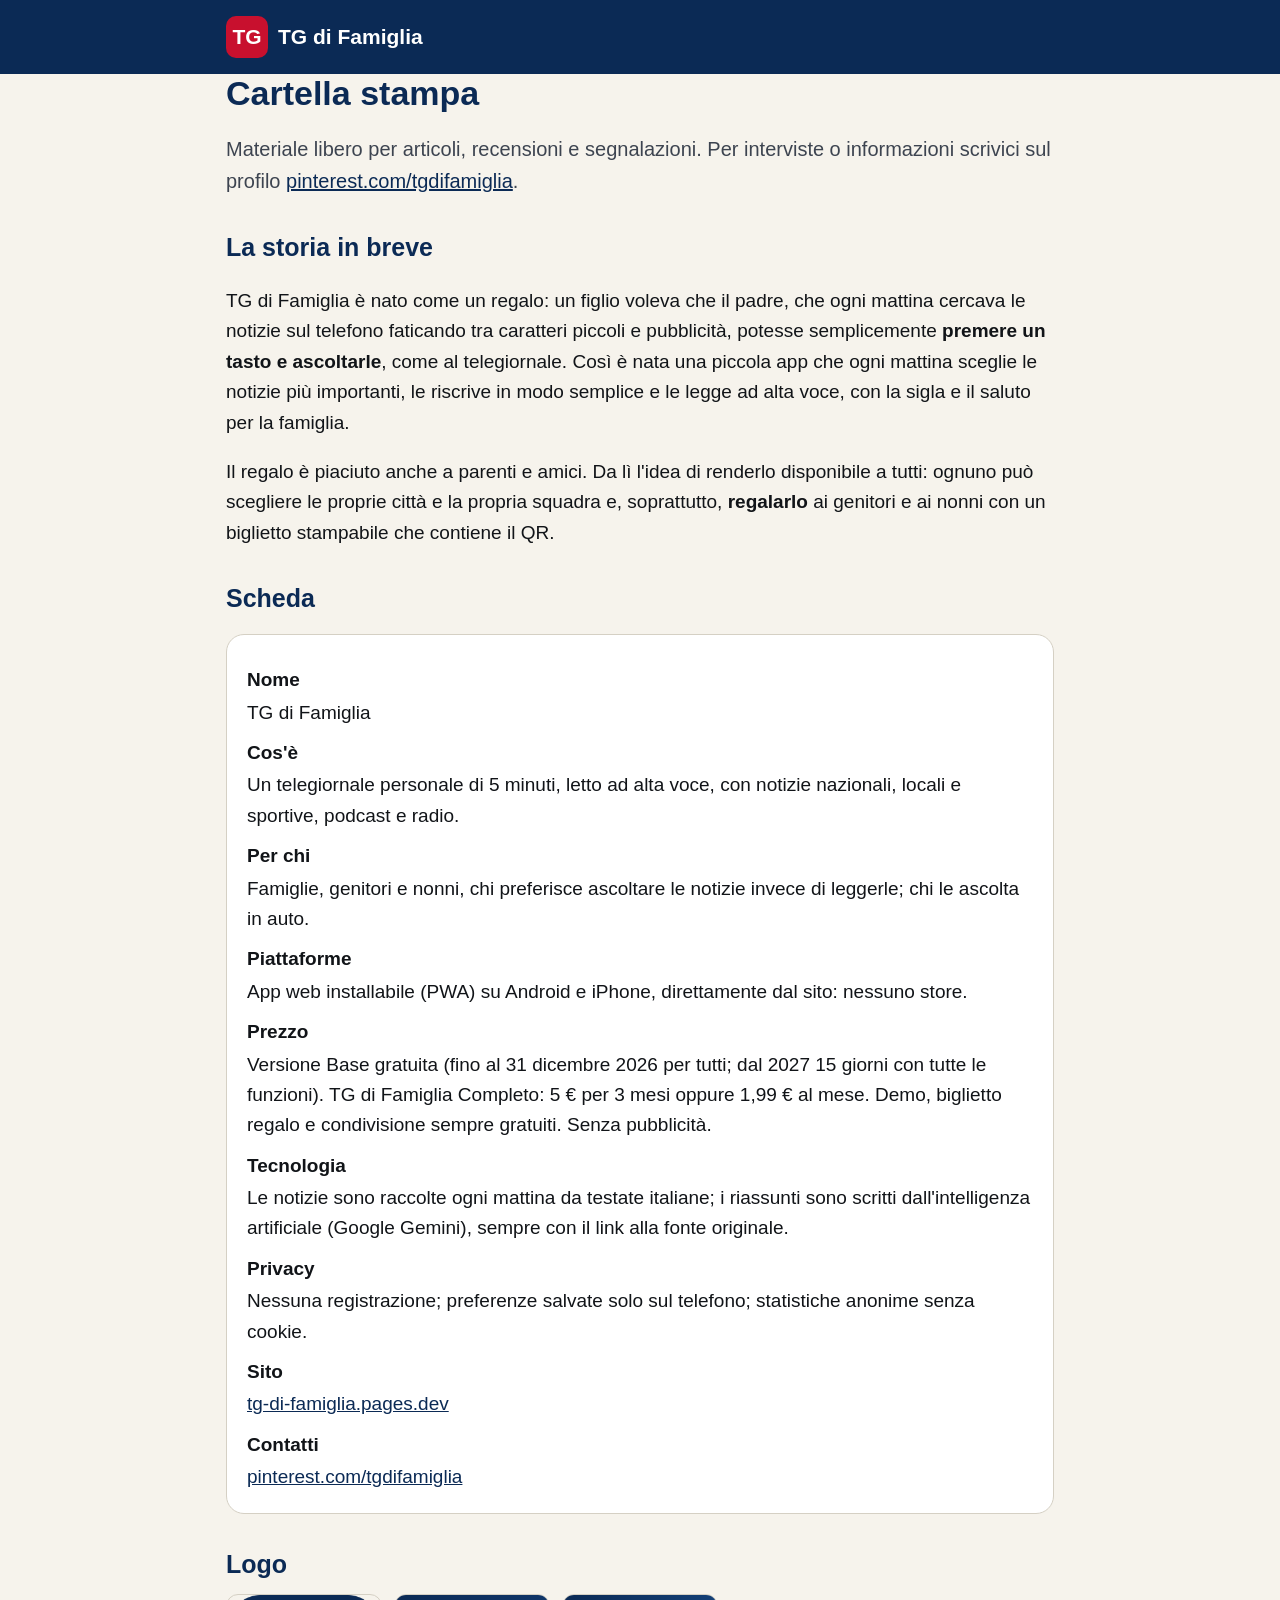
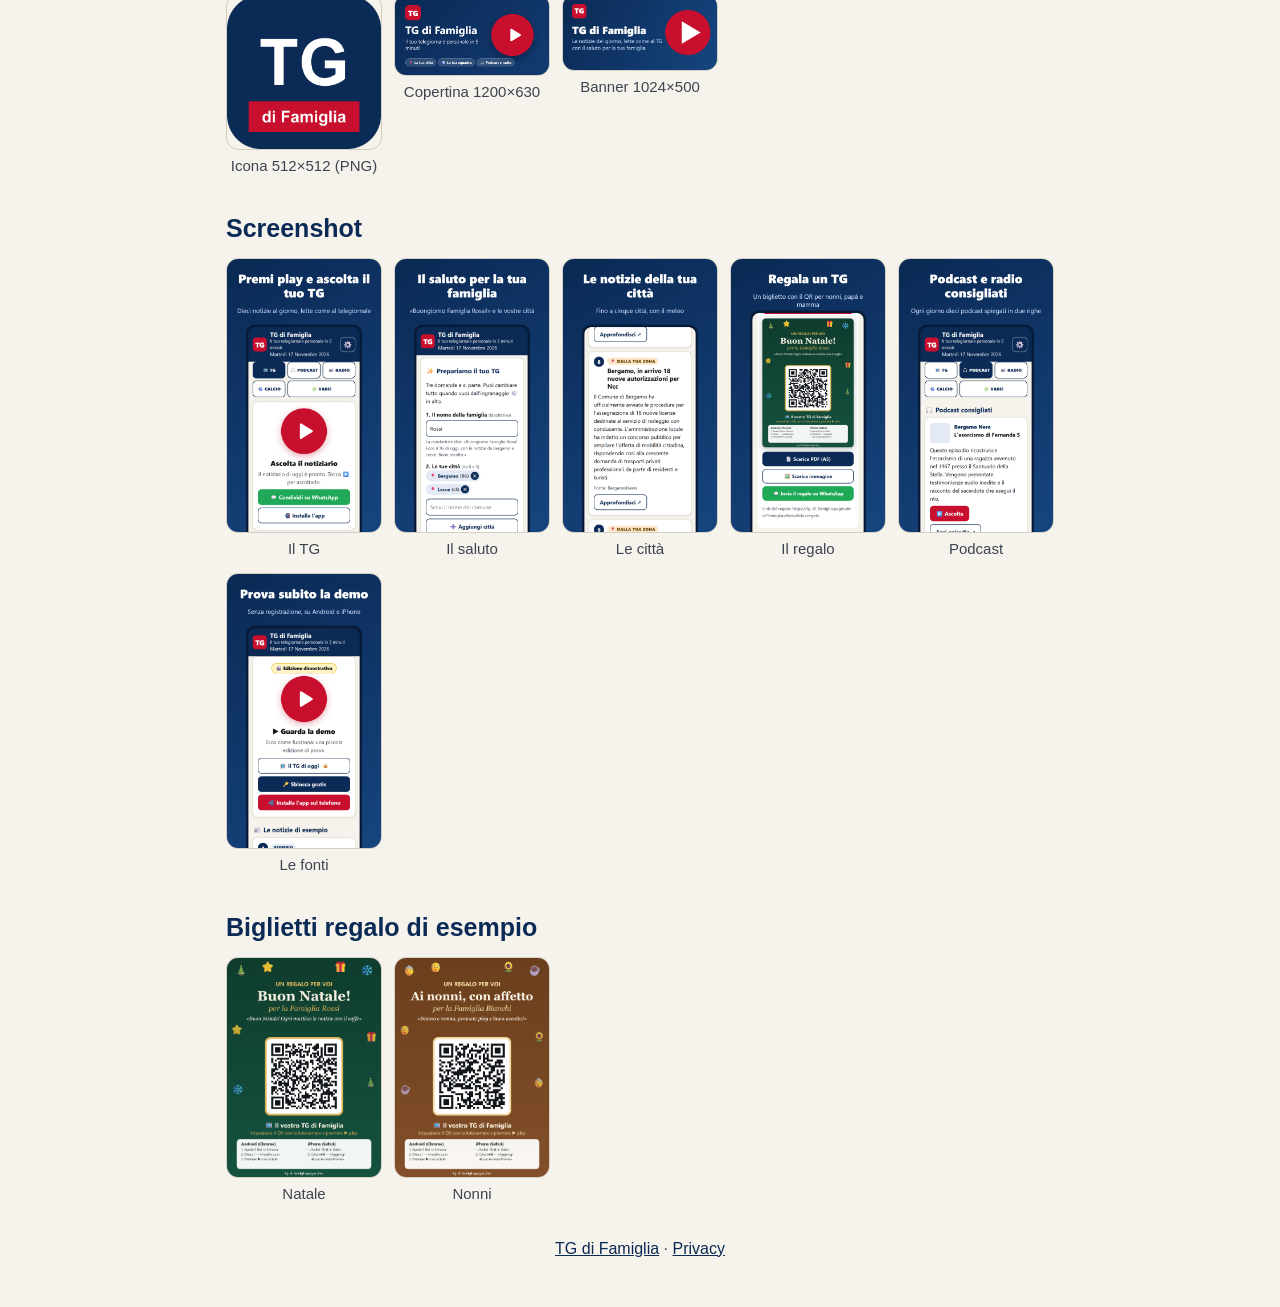
<file: stampa/index.html>
<!doctype html>
<html lang="it">
<head>
<meta charset="utf-8">
<meta name="viewport" content="width=device-width, initial-scale=1">
<title>Cartella stampa – TG di Famiglia</title>
<meta name="description" content="Cartella stampa di TG di Famiglia: la storia dell'app, schede, screenshot, logo e contatti.">
<link rel="canonical" href="https://tg-di-famiglia.pages.dev/stampa/">
<link rel="icon" href="../favicon.png" type="image/png">
<link rel="stylesheet" href="../sito.css">
<script src="../statistiche.js"></script>
<style>
.galleria{display:grid;grid-template-columns:repeat(auto-fill,minmax(150px,1fr));gap:12px}
.galleria a{display:block;text-decoration:none;color:var(--tenue);font-size:15px;text-align:center}
.galleria img{width:100%;border-radius:12px;border:1px solid var(--bordo);display:block;margin-bottom:4px}
dl{margin:0}dt{font-weight:800;margin-top:10px}dd{margin:2px 0 0}
</style>
</head>
<body>
<header class="testata"><div class="contenitore"><a class="marchio" href="../"><span class="logo">TG</span> TG di Famiglia</a></div></header>
<main class="contenitore">
<h1>Cartella stampa</h1>
<p class="sotto">Materiale libero per articoli, recensioni e segnalazioni. Per interviste o informazioni scrivici sul profilo <a href="https://pinterest.com/tgdifamiglia" target="_blank" rel="noopener">pinterest.com/tgdifamiglia</a>.</p>

<h2>La storia in breve</h2>
<p>TG di Famiglia è nato come un regalo: un figlio voleva che il padre, che ogni mattina cercava le notizie sul telefono faticando tra caratteri piccoli e pubblicità, potesse semplicemente <b>premere un tasto e ascoltarle</b>, come al telegiornale. Così è nata una piccola app che ogni mattina sceglie le notizie più importanti, le riscrive in modo semplice e le legge ad alta voce, con la sigla e il saluto per la famiglia.</p>
<p>Il regalo è piaciuto anche a parenti e amici. Da lì l'idea di renderlo disponibile a tutti: ognuno può scegliere le proprie città e la propria squadra e, soprattutto, <b>regalarlo</b> ai genitori e ai nonni con un biglietto stampabile che contiene il QR.</p>

<h2>Scheda</h2>
<div class="scheda"><dl>
  <dt>Nome</dt><dd>TG di Famiglia</dd>
  <dt>Cos'è</dt><dd>Un telegiornale personale di 5 minuti, letto ad alta voce, con notizie nazionali, locali e sportive, podcast e radio.</dd>
  <dt>Per chi</dt><dd>Famiglie, genitori e nonni, chi preferisce ascoltare le notizie invece di leggerle; chi le ascolta in auto.</dd>
  <dt>Piattaforme</dt><dd>App web installabile (PWA) su Android e iPhone, direttamente dal sito: nessuno store.</dd>
  <dt>Prezzo</dt><dd>Versione Base gratuita (fino al 31 dicembre 2026 per tutti; dal 2027 15 giorni con tutte le funzioni). TG di Famiglia Completo: 5 € per 3 mesi oppure 1,99 € al mese. Demo, biglietto regalo e condivisione sempre gratuiti. Senza pubblicità.</dd>
  <dt>Tecnologia</dt><dd>Le notizie sono raccolte ogni mattina da testate italiane; i riassunti sono scritti dall'intelligenza artificiale (Google Gemini), sempre con il link alla fonte originale.</dd>
  <dt>Privacy</dt><dd>Nessuna registrazione; preferenze salvate solo sul telefono; statistiche anonime senza cookie.</dd>
  <dt>Sito</dt><dd><a href="https://tg-di-famiglia.pages.dev/">tg-di-famiglia.pages.dev</a></dd>
  <dt>Contatti</dt><dd><a href="https://pinterest.com/tgdifamiglia" target="_blank" rel="noopener">pinterest.com/tgdifamiglia</a></dd>
</dl></div>

<h2>Logo</h2>
<div class="galleria">
  <a href="../app/icons/icon-512.png" download><img src="../app/icons/icon-512.png" alt="Logo TG di Famiglia">Icona 512×512 (PNG)</a>
  <a href="../og-image.png" download><img src="../og-image.png" alt="Immagine di presentazione">Copertina 1200×630</a>
  <a href="../promo/screenshot/immagine-in-evidenza.png" download><img src="../promo/screenshot/immagine-in-evidenza.png" alt="Immagine in evidenza">Banner 1024×500</a>
</div>

<h2>Screenshot</h2>
<div class="galleria">
  <a href="../promo/screenshot/screenshot-1.png" download><img src="../promo/screenshot/screenshot-1.png" alt="Premi play e ascolta il tuo TG" loading="lazy">Il TG</a>
  <a href="../promo/screenshot/screenshot-2.png" download><img src="../promo/screenshot/screenshot-2.png" alt="Il saluto per la tua famiglia" loading="lazy">Il saluto</a>
  <a href="../promo/screenshot/screenshot-3.png" download><img src="../promo/screenshot/screenshot-3.png" alt="Le notizie della tua città" loading="lazy">Le città</a>
  <a href="../promo/screenshot/screenshot-4.png" download><img src="../promo/screenshot/screenshot-4.png" alt="Regala un TG" loading="lazy">Il regalo</a>
  <a href="../promo/screenshot/screenshot-5.png" download><img src="../promo/screenshot/screenshot-5.png" alt="Podcast e radio" loading="lazy">Podcast</a>
  <a href="../promo/screenshot/screenshot-6.png" download><img src="../promo/screenshot/screenshot-6.png" alt="Ogni notizia con la fonte" loading="lazy">Le fonti</a>
</div>

<h2>Biglietti regalo di esempio</h2>
<div class="galleria">
  <a href="../promo/biglietto-esempio-natale.png" download><img src="../promo/biglietto-esempio-natale.png" alt="Biglietto di Natale" loading="lazy">Natale</a>
  <a href="../promo/biglietto-esempio-nonni.png" download><img src="../promo/biglietto-esempio-nonni.png" alt="Biglietto per i nonni" loading="lazy">Nonni</a>
</div>
</main>
<footer><a href="../">TG di Famiglia</a> · <a href="../privacy.html">Privacy</a></footer>
</body>
</html>
</file>
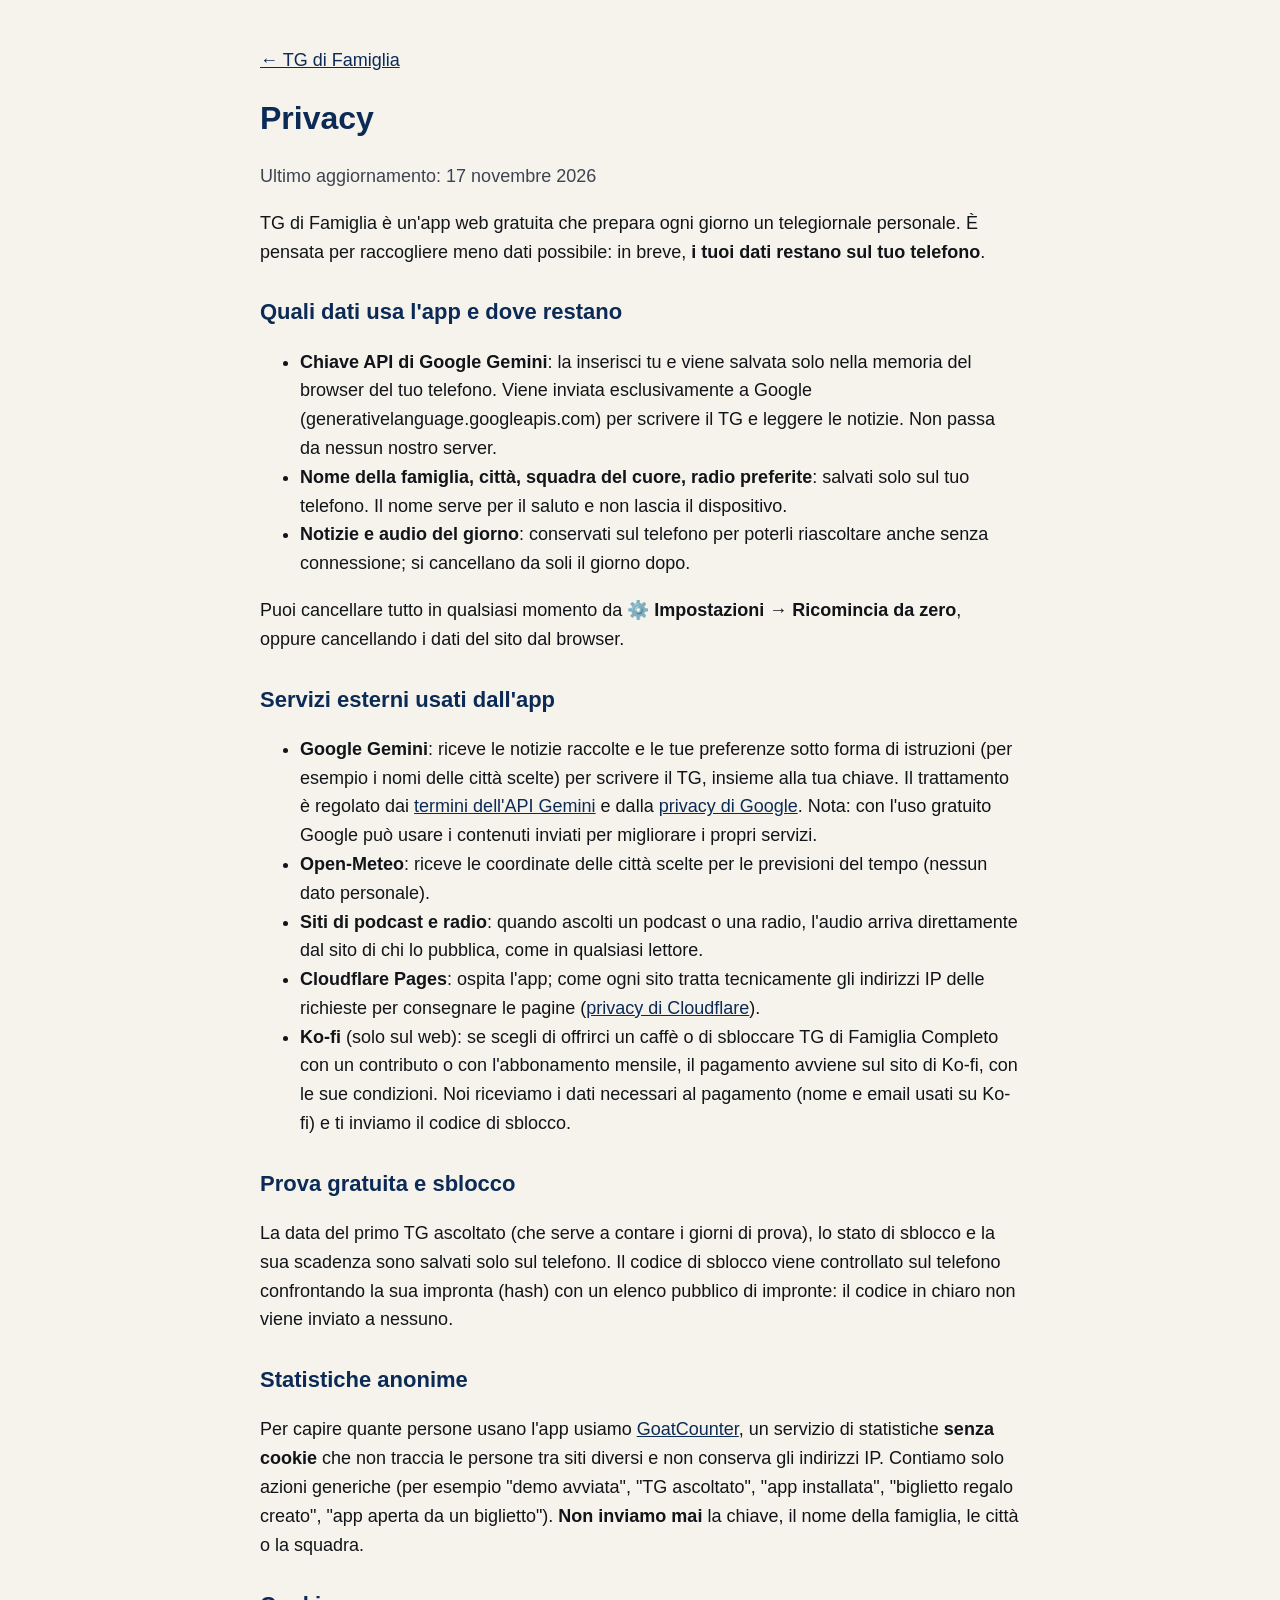
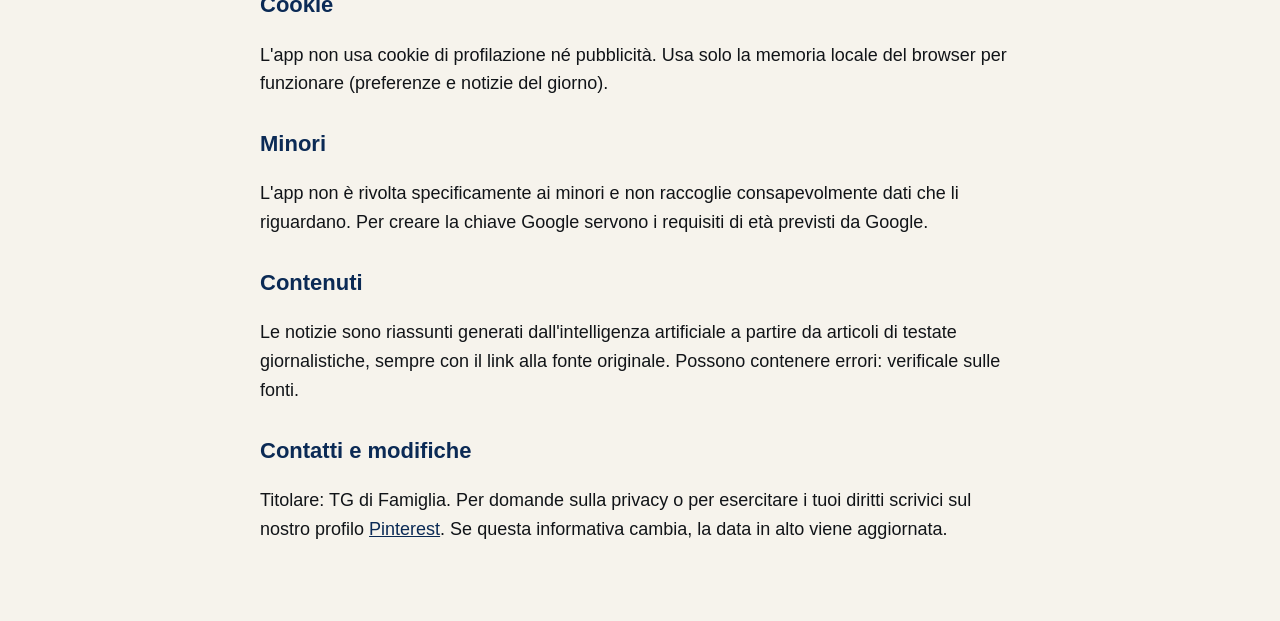
<file: privacy.html>
<!doctype html>
<html lang="it">
<head>
<meta charset="utf-8">
<meta name="viewport" content="width=device-width, initial-scale=1">
<title>Privacy – TG di Famiglia</title>
<meta name="description" content="Informativa sulla privacy di TG di Famiglia: i dati restano sul telefono, la chiave va solo a Google, statistiche anonime senza cookie.">
<link rel="icon" href="favicon.png" type="image/png">
<link rel="canonical" href="https://tg-di-famiglia.pages.dev/privacy.html">
<style>
:root{--sfondo:#f6f3ec;--carta:#fff;--testo:#111418;--tenue:#3d4450;--bordo:#d5d0c4;--blu:#0b2a55;color-scheme:light}
@media (prefers-color-scheme:dark){:root:not([data-theme="light"]){--sfondo:#0d1117;--carta:#171c24;--testo:#f4f6fa;--tenue:#c3c9d4;--bordo:#323a47;--blu:#8fb4ff;color-scheme:dark}}
:root[data-theme="dark"]{--sfondo:#0d1117;--carta:#171c24;--testo:#f4f6fa;--tenue:#c3c9d4;--bordo:#323a47;--blu:#8fb4ff;color-scheme:dark}
body{margin:0;background:var(--sfondo);color:var(--testo);font:18px/1.6 -apple-system,BlinkMacSystemFont,"Segoe UI",Roboto,Arial,sans-serif}
main{max-width:760px;margin:0 auto;padding:28px 16px 60px}
h1{color:var(--blu);font-size:32px;margin:0 0 6px}
h2{color:var(--blu);font-size:22px;margin:28px 0 8px}
a{color:var(--blu)}
.data{color:var(--tenue)}
</style>
</head>
<body>
<main>
<p><a href="./">← TG di Famiglia</a></p>
<h1>Privacy</h1>
<p class="data">Ultimo aggiornamento: 17 novembre 2026</p>

<p>TG di Famiglia è un'app web gratuita che prepara ogni giorno un telegiornale personale. È pensata per raccogliere meno dati possibile: in breve, <b>i tuoi dati restano sul tuo telefono</b>.</p>

<h2>Quali dati usa l'app e dove restano</h2>
<ul>
  <li><b>Chiave API di Google Gemini</b>: la inserisci tu e viene salvata solo nella memoria del browser del tuo telefono. Viene inviata esclusivamente a Google (generativelanguage.googleapis.com) per scrivere il TG e leggere le notizie. Non passa da nessun nostro server.</li>
  <li><b>Nome della famiglia, città, squadra del cuore, radio preferite</b>: salvati solo sul tuo telefono. Il nome serve per il saluto e non lascia il dispositivo.</li>
  <li><b>Notizie e audio del giorno</b>: conservati sul telefono per poterli riascoltare anche senza connessione; si cancellano da soli il giorno dopo.</li>
</ul>
<p>Puoi cancellare tutto in qualsiasi momento da <b>⚙️ Impostazioni → Ricomincia da zero</b>, oppure cancellando i dati del sito dal browser.</p>

<h2>Servizi esterni usati dall'app</h2>
<ul>
  <li><b>Google Gemini</b>: riceve le notizie raccolte e le tue preferenze sotto forma di istruzioni (per esempio i nomi delle città scelte) per scrivere il TG, insieme alla tua chiave. Il trattamento è regolato dai <a href="https://ai.google.dev/gemini-api/terms" target="_blank" rel="noopener">termini dell'API Gemini</a> e dalla <a href="https://policies.google.com/privacy" target="_blank" rel="noopener">privacy di Google</a>. Nota: con l'uso gratuito Google può usare i contenuti inviati per migliorare i propri servizi.</li>
  <li><b>Open-Meteo</b>: riceve le coordinate delle città scelte per le previsioni del tempo (nessun dato personale).</li>
  <li><b>Siti di podcast e radio</b>: quando ascolti un podcast o una radio, l'audio arriva direttamente dal sito di chi lo pubblica, come in qualsiasi lettore.</li>
  <li><b>Cloudflare Pages</b>: ospita l'app; come ogni sito tratta tecnicamente gli indirizzi IP delle richieste per consegnare le pagine (<a href="https://www.cloudflare.com/privacypolicy/" target="_blank" rel="noopener">privacy di Cloudflare</a>).</li>
  <li><b>Ko-fi</b> (solo sul web): se scegli di offrirci un caffè o di sbloccare TG di Famiglia Completo con un contributo o con l'abbonamento mensile, il pagamento avviene sul sito di Ko-fi, con le sue condizioni. Noi riceviamo i dati necessari al pagamento (nome e email usati su Ko-fi) e ti inviamo il codice di sblocco.</li>
</ul>

<h2>Prova gratuita e sblocco</h2>
<p>La data del primo TG ascoltato (che serve a contare i giorni di prova), lo stato di sblocco e la sua scadenza sono salvati solo sul telefono. Il codice di sblocco viene controllato sul telefono confrontando la sua impronta (hash) con un elenco pubblico di impronte: il codice in chiaro non viene inviato a nessuno.</p>

<h2>Statistiche anonime</h2>
<p>Per capire quante persone usano l'app usiamo <a href="https://www.goatcounter.com/" target="_blank" rel="noopener">GoatCounter</a>, un servizio di statistiche <b>senza cookie</b> che non traccia le persone tra siti diversi e non conserva gli indirizzi IP. Contiamo solo azioni generiche (per esempio "demo avviata", "TG ascoltato", "app installata", "biglietto regalo creato", "app aperta da un biglietto"). <b>Non inviamo mai</b> la chiave, il nome della famiglia, le città o la squadra.</p>

<h2>Cookie</h2>
<p>L'app non usa cookie di profilazione né pubblicità. Usa solo la memoria locale del browser per funzionare (preferenze e notizie del giorno).</p>

<h2>Minori</h2>
<p>L'app non è rivolta specificamente ai minori e non raccoglie consapevolmente dati che li riguardano. Per creare la chiave Google servono i requisiti di età previsti da Google.</p>

<h2>Contenuti</h2>
<p>Le notizie sono riassunti generati dall'intelligenza artificiale a partire da articoli di testate giornalistiche, sempre con il link alla fonte originale. Possono contenere errori: verificale sulle fonti.</p>

<h2>Contatti e modifiche</h2>
<p>Titolare: TG di Famiglia. Per domande sulla privacy o per esercitare i tuoi diritti scrivici sul nostro profilo <a href="https://pinterest.com/tgdifamiglia" target="_blank" rel="noopener">Pinterest</a>. Se questa informativa cambia, la data in alto viene aggiornata.</p>
</main>
</body>
</html>
</file>
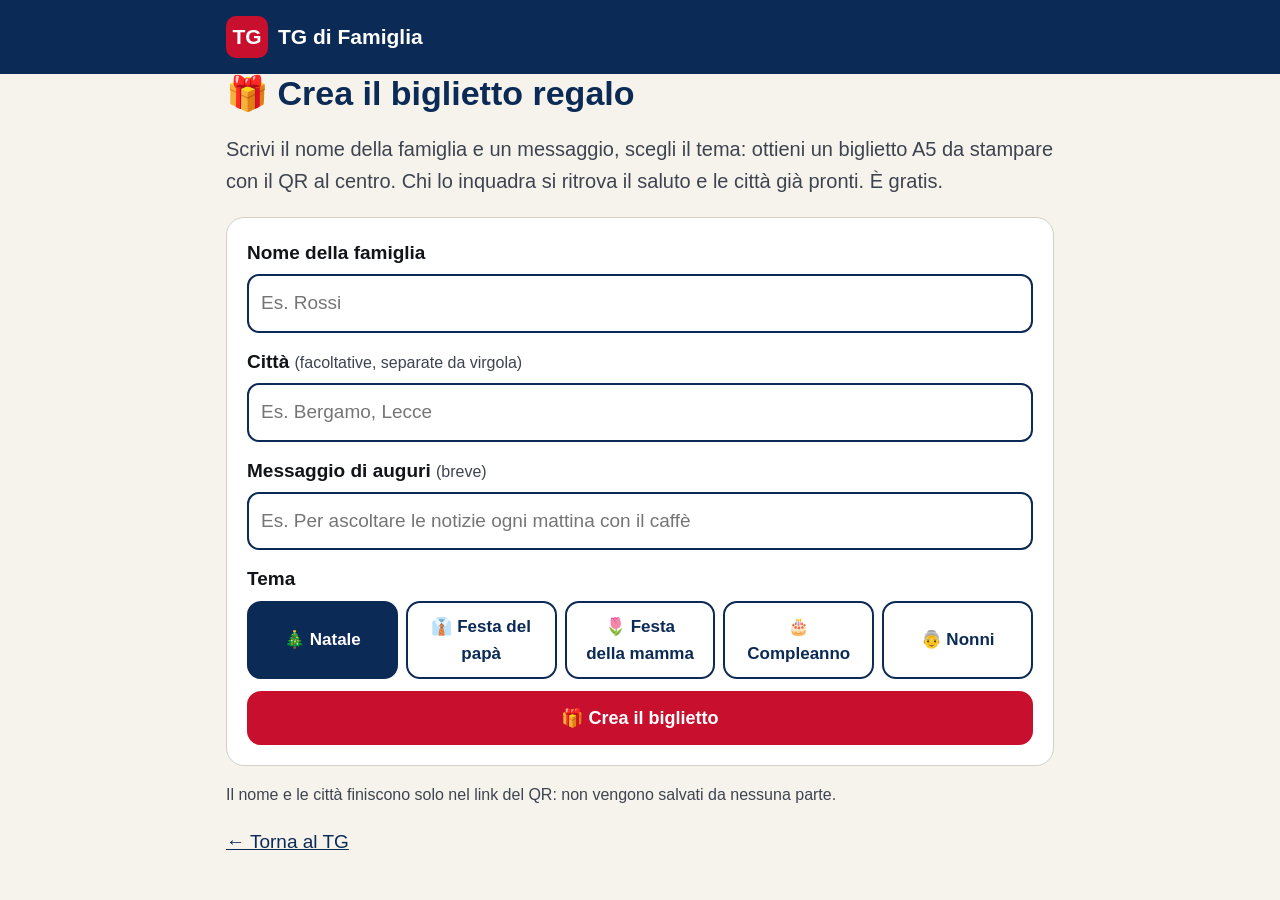
<file: regalo.html>
<!doctype html>
<html lang="it">
<head>
<meta charset="utf-8">
<meta name="viewport" content="width=device-width, initial-scale=1, viewport-fit=cover">
<title>Biglietto regalo – TG di Famiglia</title>
<meta name="description" content="Crea gratis un biglietto regalo stampabile con il QR del TG di Famiglia: Natale, Festa del papà, Festa della mamma, compleanno, nonni.">
<meta name="theme-color" content="#0b2a55">
<link rel="canonical" href="https://tg-di-famiglia.pages.dev/regalo.html">
<link rel="icon" href="favicon.png" type="image/png">
<meta property="og:title" content="Regala alla tua famiglia un TG">
<meta property="og:description" content="Crea gratis un biglietto regalo con il QR: chi lo riceve ascolta ogni mattina le notizie lette come al telegiornale.">
<meta property="og:image" content="https://tg-di-famiglia.pages.dev/og-image.png">
<link rel="stylesheet" href="sito.css">
<script src="statistiche.js"></script>
</head>
<body>
<header class="testata"><div class="contenitore"><a class="marchio" href="./"><span class="logo">TG</span> TG di Famiglia</a></div></header>
<main class="contenitore">
  <h1>🎁 Crea il biglietto regalo</h1>
  <p class="sotto">Scrivi il nome della famiglia e un messaggio, scegli il tema: ottieni un biglietto A5 da stampare con il QR al centro. Chi lo inquadra si ritrova il saluto e le città già pronti. È gratis.</p>
  <div class="scheda" id="regalo"></div>
  <p class="piccolo">Il nome e le città finiscono solo nel link del QR: non vengono salvati da nessuna parte.</p>
  <p><a href="app/">← Torna al TG</a></p>
</main>
<script src="regalo.js"></script>
<script>RegaloTG.monta(document.getElementById('regalo'), { radice: './' });</script>
</body>
</html>
</file>
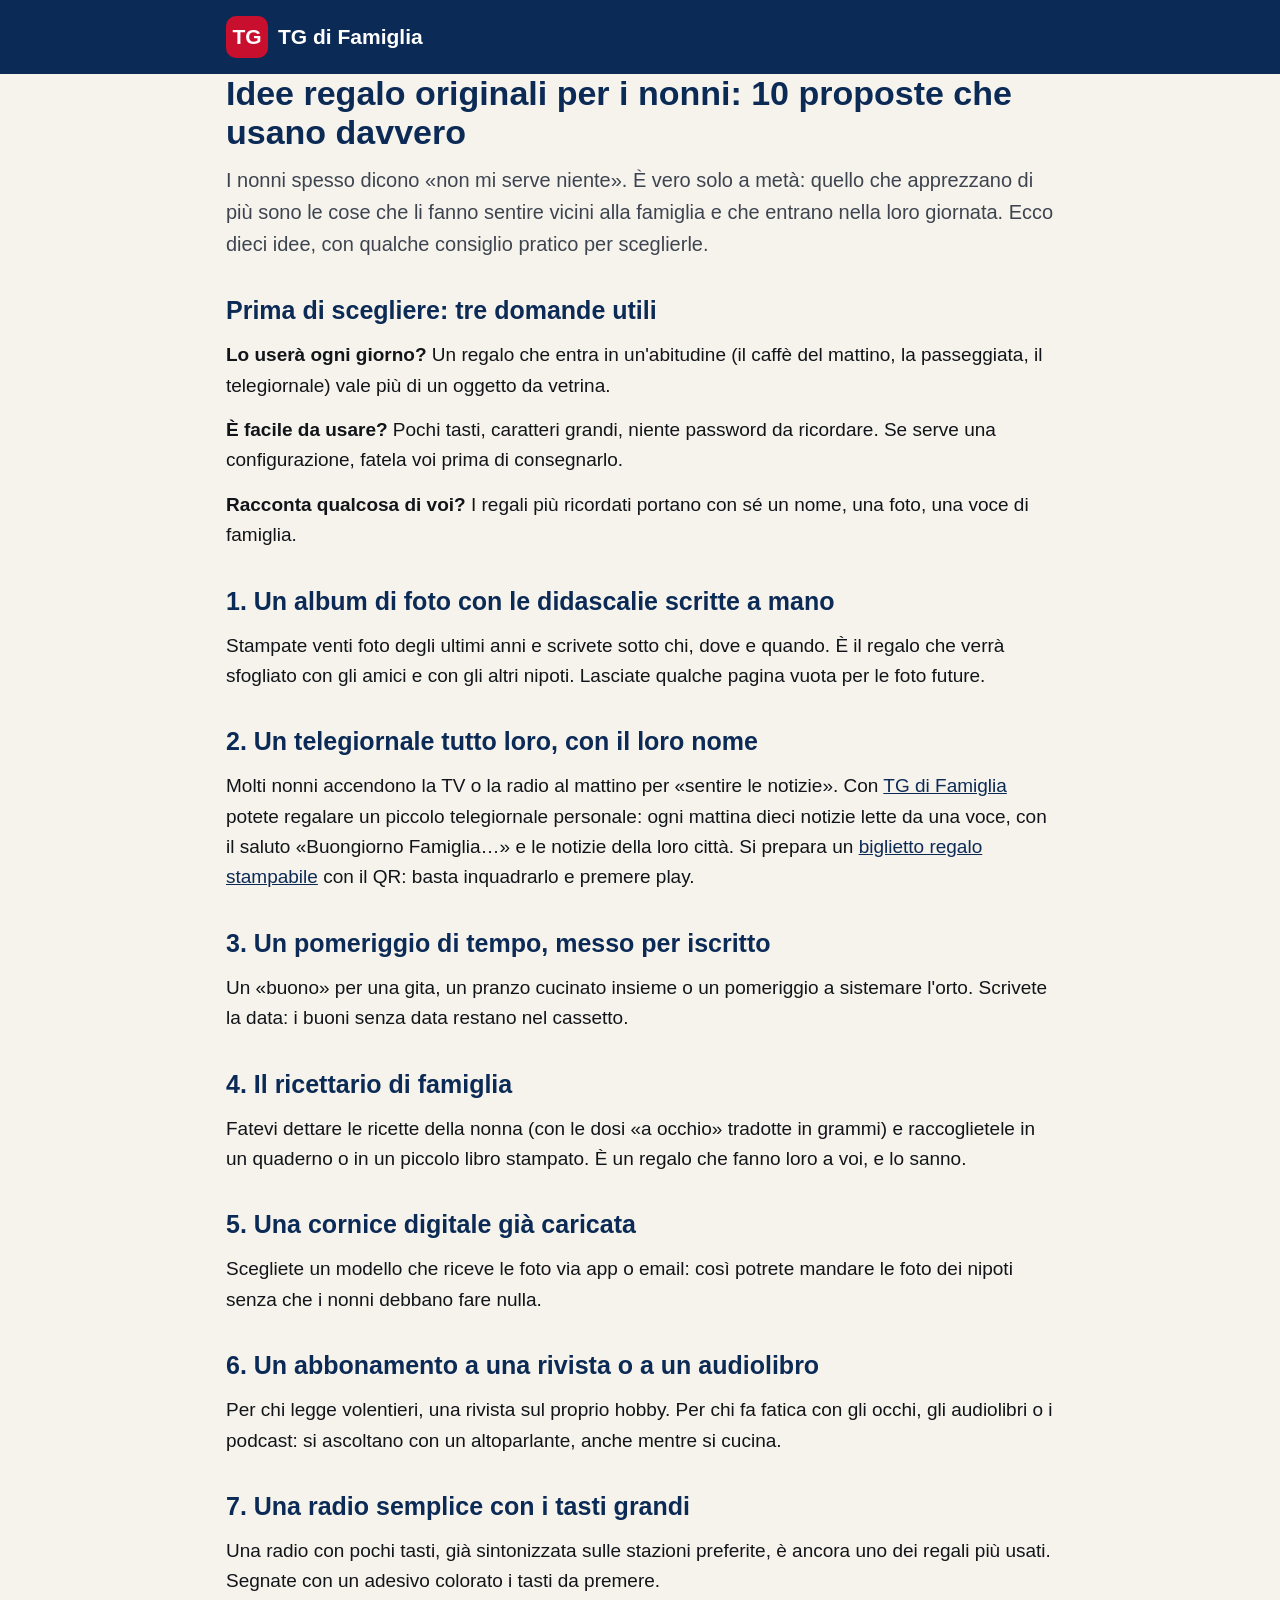
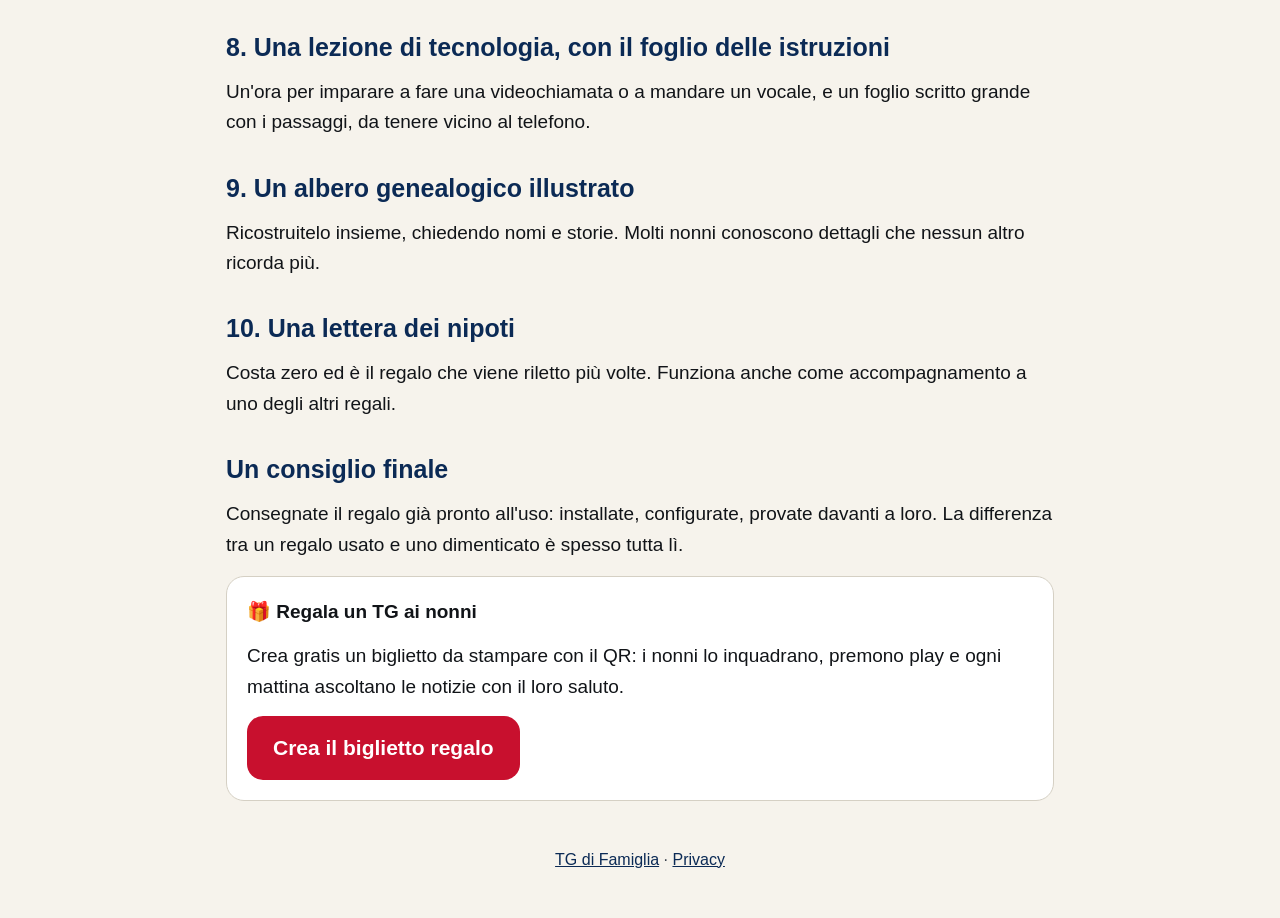
<file: guide/idee-regalo-nonni.html>
<!doctype html>
<html lang="it">
<head>
<meta charset="utf-8">
<meta name="viewport" content="width=device-width, initial-scale=1">
<title>Idee regalo originali per i nonni: 10 proposte che usano davvero</title>
<meta name="description" content="Dieci idee regalo originali per nonni e nonne: regali di tempo, di ricordi e di tecnologia semplice. Consigli pratici per scegliere un regalo utile ogni giorno, anche a distanza.">
<link rel="canonical" href="https://tg-di-famiglia.pages.dev/guide/idee-regalo-nonni.html">
<link rel="icon" href="../favicon.png" type="image/png">
<meta property="og:title" content="Idee regalo originali per i nonni">
<meta property="og:description" content="Dieci proposte di regali utili, affettuosi e facili da usare per nonni e nonne.">
<meta property="og:image" content="https://tg-di-famiglia.pages.dev/og-image.png">
<link rel="stylesheet" href="../sito.css">
<script src="../statistiche.js"></script>
<script type="application/ld+json">{"@context":"https://schema.org","@type":"Article","headline":"Idee regalo originali per i nonni: 10 proposte che usano davvero","inLanguage":"it","datePublished":"2026-11-17","author":{"@type":"Organization","name":"TG di Famiglia"},"publisher":{"@type":"Organization","name":"TG di Famiglia"}}</script>
</head>
<body>
<header class="testata"><div class="contenitore"><a class="marchio" href="../"><span class="logo">TG</span> TG di Famiglia</a></div></header>
<main class="contenitore">
<article>
<h1>Idee regalo originali per i nonni: 10 proposte che usano davvero</h1>
<p class="sotto">I nonni spesso dicono «non mi serve niente». È vero solo a metà: quello che apprezzano di più sono le cose che li fanno sentire vicini alla famiglia e che entrano nella loro giornata. Ecco dieci idee, con qualche consiglio pratico per sceglierle.</p>

<h2>Prima di scegliere: tre domande utili</h2>
<p><b>Lo userà ogni giorno?</b> Un regalo che entra in un'abitudine (il caffè del mattino, la passeggiata, il telegiornale) vale più di un oggetto da vetrina.</p>
<p><b>È facile da usare?</b> Pochi tasti, caratteri grandi, niente password da ricordare. Se serve una configurazione, fatela voi prima di consegnarlo.</p>
<p><b>Racconta qualcosa di voi?</b> I regali più ricordati portano con sé un nome, una foto, una voce di famiglia.</p>

<h2>1. Un album di foto con le didascalie scritte a mano</h2>
<p>Stampate venti foto degli ultimi anni e scrivete sotto chi, dove e quando. È il regalo che verrà sfogliato con gli amici e con gli altri nipoti. Lasciate qualche pagina vuota per le foto future.</p>

<h2>2. Un telegiornale tutto loro, con il loro nome</h2>
<p>Molti nonni accendono la TV o la radio al mattino per «sentire le notizie». Con <a href="../">TG di Famiglia</a> potete regalare un piccolo telegiornale personale: ogni mattina dieci notizie lette da una voce, con il saluto «Buongiorno Famiglia…» e le notizie della loro città. Si prepara un <a href="../regalo.html">biglietto regalo stampabile</a> con il QR: basta inquadrarlo e premere play.</p>

<h2>3. Un pomeriggio di tempo, messo per iscritto</h2>
<p>Un «buono» per una gita, un pranzo cucinato insieme o un pomeriggio a sistemare l'orto. Scrivete la data: i buoni senza data restano nel cassetto.</p>

<h2>4. Il ricettario di famiglia</h2>
<p>Fatevi dettare le ricette della nonna (con le dosi «a occhio» tradotte in grammi) e raccoglietele in un quaderno o in un piccolo libro stampato. È un regalo che fanno loro a voi, e lo sanno.</p>

<h2>5. Una cornice digitale già caricata</h2>
<p>Scegliete un modello che riceve le foto via app o email: così potrete mandare le foto dei nipoti senza che i nonni debbano fare nulla.</p>

<h2>6. Un abbonamento a una rivista o a un audiolibro</h2>
<p>Per chi legge volentieri, una rivista sul proprio hobby. Per chi fa fatica con gli occhi, gli audiolibri o i podcast: si ascoltano con un altoparlante, anche mentre si cucina.</p>

<h2>7. Una radio semplice con i tasti grandi</h2>
<p>Una radio con pochi tasti, già sintonizzata sulle stazioni preferite, è ancora uno dei regali più usati. Segnate con un adesivo colorato i tasti da premere.</p>

<h2>8. Una lezione di tecnologia, con il foglio delle istruzioni</h2>
<p>Un'ora per imparare a fare una videochiamata o a mandare un vocale, e un foglio scritto grande con i passaggi, da tenere vicino al telefono.</p>

<h2>9. Un albero genealogico illustrato</h2>
<p>Ricostruitelo insieme, chiedendo nomi e storie. Molti nonni conoscono dettagli che nessun altro ricorda più.</p>

<h2>10. Una lettera dei nipoti</h2>
<p>Costa zero ed è il regalo che viene riletto più volte. Funziona anche come accompagnamento a uno degli altri regali.</p>

<h2>Un consiglio finale</h2>
<p>Consegnate il regalo già pronto all'uso: installate, configurate, provate davanti a loro. La differenza tra un regalo usato e uno dimenticato è spesso tutta lì.</p>

<div class="scheda">
  <p style="margin-top:0"><b>🎁 Regala un TG ai nonni</b></p>
  <p>Crea gratis un biglietto da stampare con il QR: i nonni lo inquadrano, premono play e ogni mattina ascoltano le notizie con il loro saluto.</p>
  <a class="cta" href="../regalo.html">Crea il biglietto regalo</a>
</div>
</article>
</main>
<footer><a href="../">TG di Famiglia</a> · <a href="../privacy.html">Privacy</a></footer>
</body>
</html>
</file>
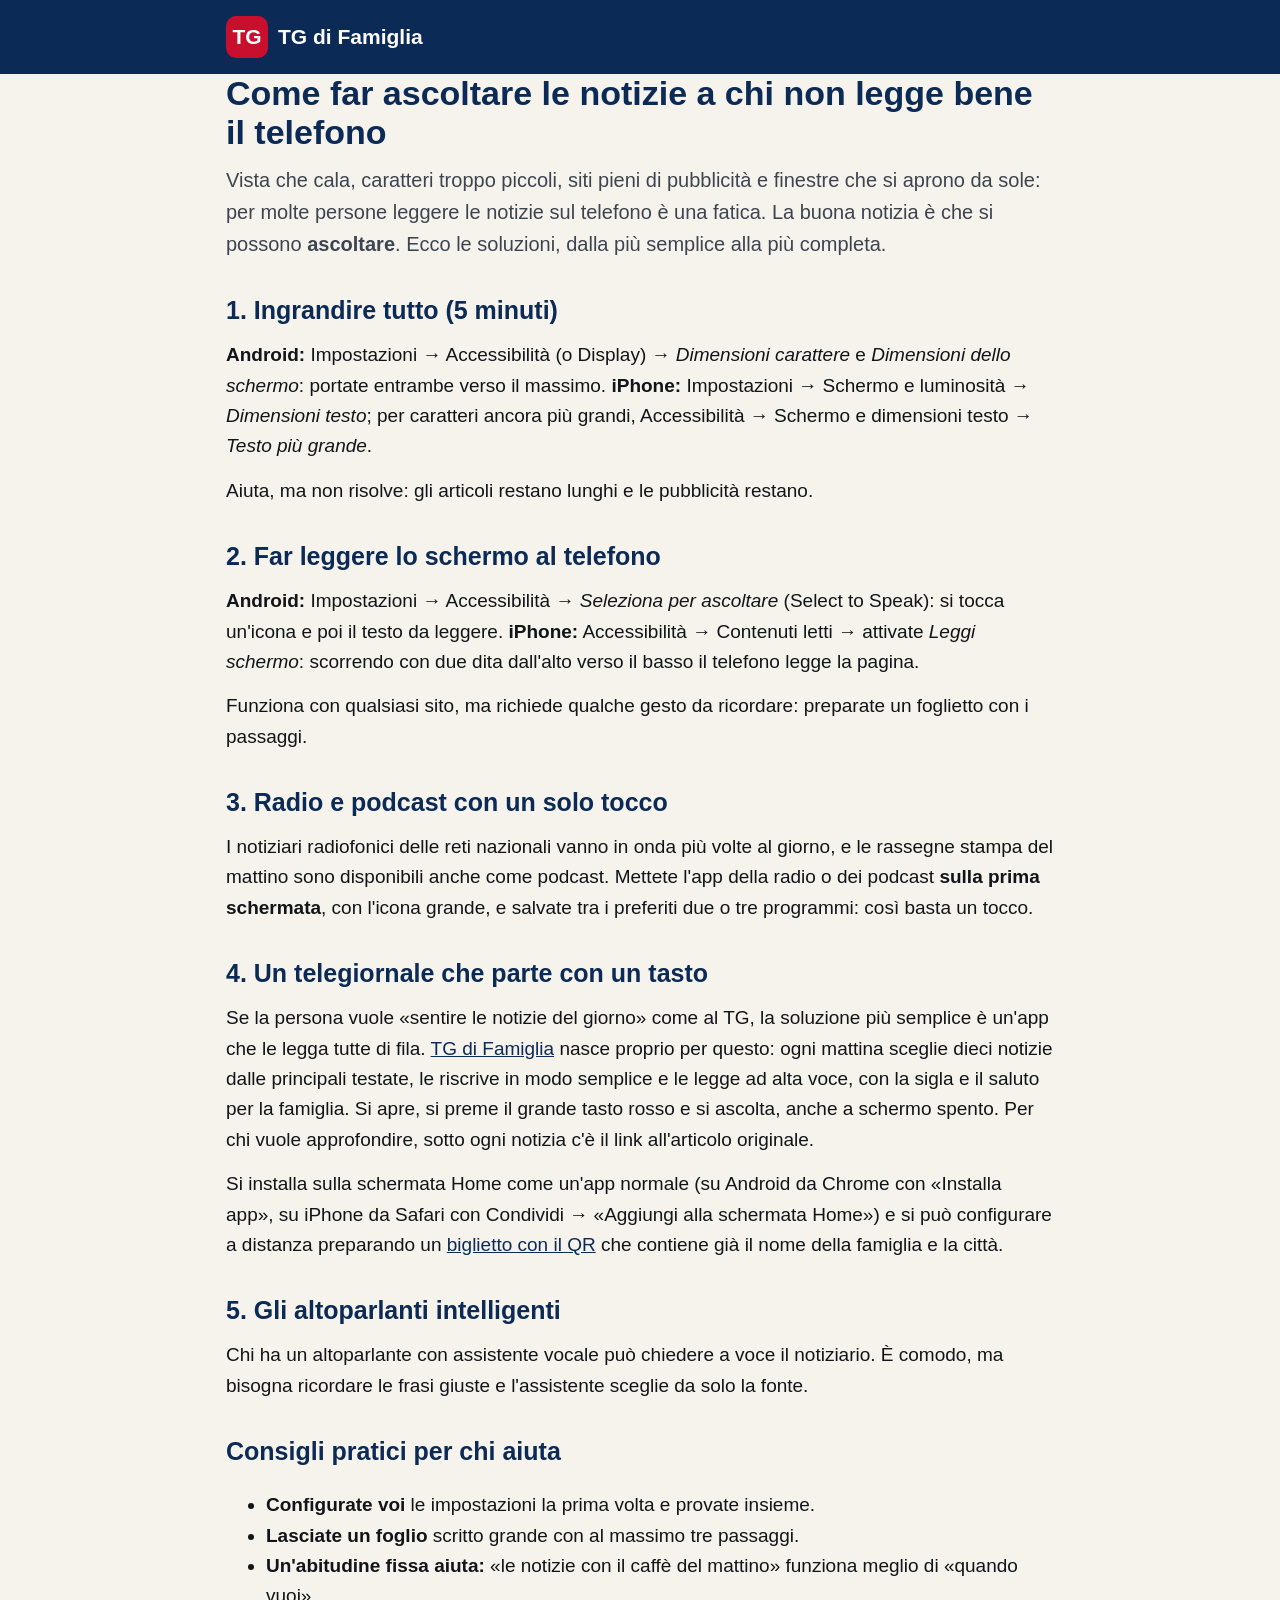
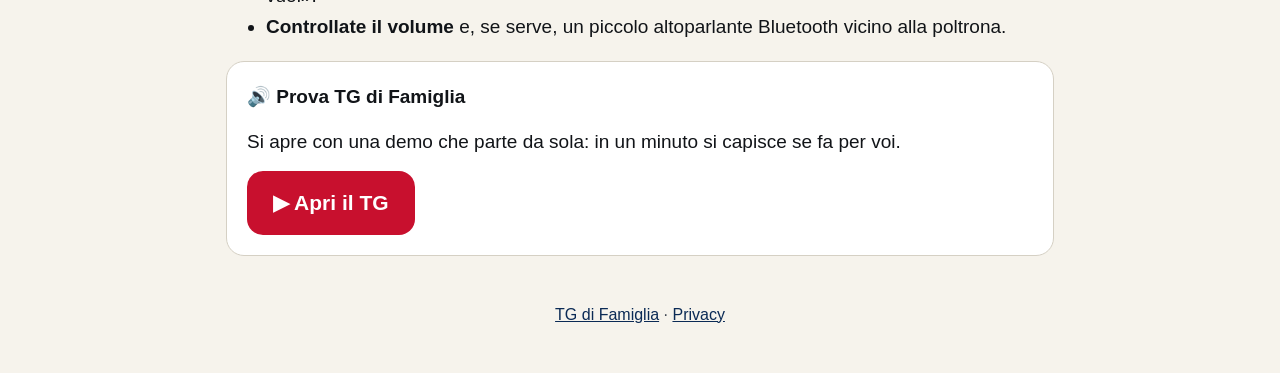
<file: guide/notizie-per-chi-non-legge-bene-il-telefono.html>
<!doctype html>
<html lang="it">
<head>
<meta charset="utf-8">
<meta name="viewport" content="width=device-width, initial-scale=1">
<title>Come far ascoltare le notizie a chi non legge bene il telefono</title>
<meta name="description" content="Guida pratica per far ascoltare le notizie del giorno a genitori e nonni che vedono poco o non sono pratici di smartphone: impostazioni di lettura ad alta voce, radio, podcast e un TG letto con un solo tasto.">
<link rel="canonical" href="https://tg-di-famiglia.pages.dev/guide/notizie-per-chi-non-legge-bene-il-telefono.html">
<link rel="icon" href="../favicon.png" type="image/png">
<meta property="og:title" content="Come far ascoltare le notizie a chi non legge bene il telefono">
<meta property="og:description" content="Soluzioni semplici per chi vede poco o non è pratico di smartphone: notizie lette ad alta voce.">
<meta property="og:image" content="https://tg-di-famiglia.pages.dev/og-image.png">
<link rel="stylesheet" href="../sito.css">
<script src="../statistiche.js"></script>
<script type="application/ld+json">{"@context":"https://schema.org","@type":"HowTo","name":"Come far ascoltare le notizie a chi non legge bene il telefono","inLanguage":"it","step":[{"@type":"HowToStep","text":"Ingrandire testo e tasti del telefono"},{"@type":"HowToStep","text":"Attivare la lettura ad alta voce dello schermo"},{"@type":"HowToStep","text":"Preparare radio e podcast con un solo tocco"},{"@type":"HowToStep","text":"Installare un telegiornale che si avvia con un tasto"}]}</script>
</head>
<body>
<header class="testata"><div class="contenitore"><a class="marchio" href="../"><span class="logo">TG</span> TG di Famiglia</a></div></header>
<main class="contenitore">
<article>
<h1>Come far ascoltare le notizie a chi non legge bene il telefono</h1>
<p class="sotto">Vista che cala, caratteri troppo piccoli, siti pieni di pubblicità e finestre che si aprono da sole: per molte persone leggere le notizie sul telefono è una fatica. La buona notizia è che si possono <b>ascoltare</b>. Ecco le soluzioni, dalla più semplice alla più completa.</p>

<h2>1. Ingrandire tutto (5 minuti)</h2>
<p><b>Android:</b> Impostazioni → Accessibilità (o Display) → <i>Dimensioni carattere</i> e <i>Dimensioni dello schermo</i>: portate entrambe verso il massimo. <b>iPhone:</b> Impostazioni → Schermo e luminosità → <i>Dimensioni testo</i>; per caratteri ancora più grandi, Accessibilità → Schermo e dimensioni testo → <i>Testo più grande</i>.</p>
<p>Aiuta, ma non risolve: gli articoli restano lunghi e le pubblicità restano.</p>

<h2>2. Far leggere lo schermo al telefono</h2>
<p><b>Android:</b> Impostazioni → Accessibilità → <i>Seleziona per ascoltare</i> (Select to Speak): si tocca un'icona e poi il testo da leggere. <b>iPhone:</b> Accessibilità → Contenuti letti → attivate <i>Leggi schermo</i>: scorrendo con due dita dall'alto verso il basso il telefono legge la pagina.</p>
<p>Funziona con qualsiasi sito, ma richiede qualche gesto da ricordare: preparate un foglietto con i passaggi.</p>

<h2>3. Radio e podcast con un solo tocco</h2>
<p>I notiziari radiofonici delle reti nazionali vanno in onda più volte al giorno, e le rassegne stampa del mattino sono disponibili anche come podcast. Mettete l'app della radio o dei podcast <b>sulla prima schermata</b>, con l'icona grande, e salvate tra i preferiti due o tre programmi: così basta un tocco.</p>

<h2>4. Un telegiornale che parte con un tasto</h2>
<p>Se la persona vuole «sentire le notizie del giorno» come al TG, la soluzione più semplice è un'app che le legga tutte di fila. <a href="../">TG di Famiglia</a> nasce proprio per questo: ogni mattina sceglie dieci notizie dalle principali testate, le riscrive in modo semplice e le legge ad alta voce, con la sigla e il saluto per la famiglia. Si apre, si preme il grande tasto rosso e si ascolta, anche a schermo spento. Per chi vuole approfondire, sotto ogni notizia c'è il link all'articolo originale.</p>
<p>Si installa sulla schermata Home come un'app normale (su Android da Chrome con «Installa app», su iPhone da Safari con Condividi → «Aggiungi alla schermata Home») e si può configurare a distanza preparando un <a href="../regalo.html">biglietto con il QR</a> che contiene già il nome della famiglia e la città.</p>

<h2>5. Gli altoparlanti intelligenti</h2>
<p>Chi ha un altoparlante con assistente vocale può chiedere a voce il notiziario. È comodo, ma bisogna ricordare le frasi giuste e l'assistente sceglie da solo la fonte.</p>

<h2>Consigli pratici per chi aiuta</h2>
<ul>
  <li><b>Configurate voi</b> le impostazioni la prima volta e provate insieme.</li>
  <li><b>Lasciate un foglio</b> scritto grande con al massimo tre passaggi.</li>
  <li><b>Un'abitudine fissa aiuta:</b> «le notizie con il caffè del mattino» funziona meglio di «quando vuoi».</li>
  <li><b>Controllate il volume</b> e, se serve, un piccolo altoparlante Bluetooth vicino alla poltrona.</li>
</ul>

<div class="scheda">
  <p style="margin-top:0"><b>🔊 Prova TG di Famiglia</b></p>
  <p>Si apre con una demo che parte da sola: in un minuto si capisce se fa per voi.</p>
  <a class="cta" href="../app/">▶ Apri il TG</a>
</div>
</article>
</main>
<footer><a href="../">TG di Famiglia</a> · <a href="../privacy.html">Privacy</a></footer>
</body>
</html>
</file>
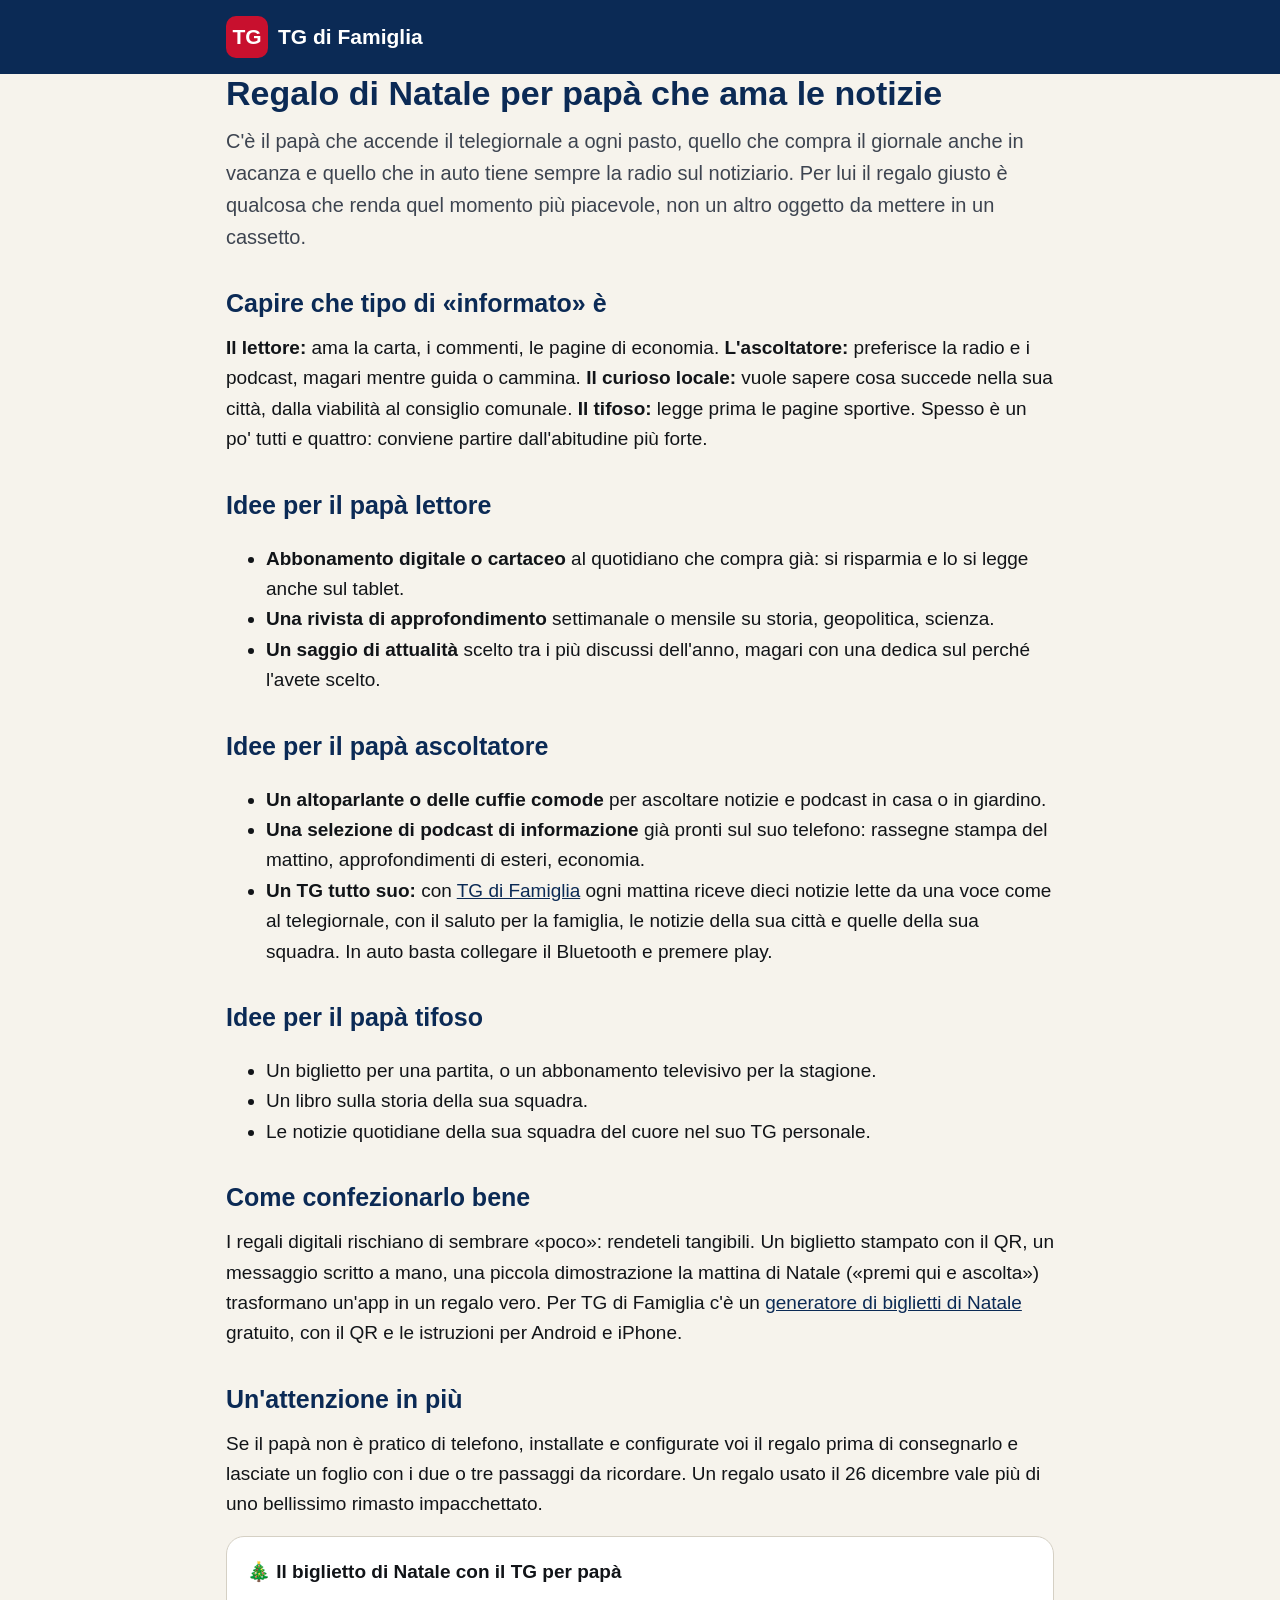
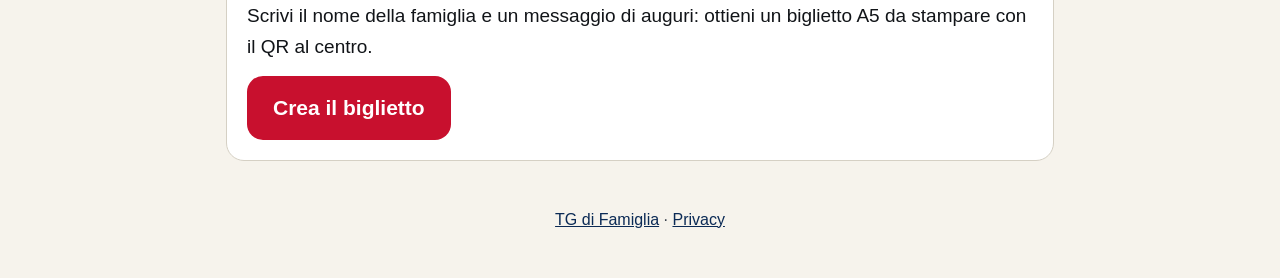
<file: guide/regalo-natale-papa-notizie.html>
<!doctype html>
<html lang="it">
<head>
<meta charset="utf-8">
<meta name="viewport" content="width=device-width, initial-scale=1">
<title>Regalo di Natale per papà che ama le notizie: idee utili e originali</title>
<meta name="description" content="Il papà che non si perde un telegiornale? Idee regalo di Natale per chi ama le notizie: abbonamenti, podcast, radio, un TG personale e qualche consiglio per scegliere.">
<link rel="canonical" href="https://tg-di-famiglia.pages.dev/guide/regalo-natale-papa-notizie.html">
<link rel="icon" href="../favicon.png" type="image/png">
<meta property="og:title" content="Regalo di Natale per papà che ama le notizie">
<meta property="og:description" content="Idee regalo per il papà sempre informato: dal giornale al TG personale.">
<meta property="og:image" content="https://tg-di-famiglia.pages.dev/og-image.png">
<link rel="stylesheet" href="../sito.css">
<script src="../statistiche.js"></script>
<script type="application/ld+json">{"@context":"https://schema.org","@type":"Article","headline":"Regalo di Natale per papà che ama le notizie","inLanguage":"it","datePublished":"2026-11-17","author":{"@type":"Organization","name":"TG di Famiglia"},"publisher":{"@type":"Organization","name":"TG di Famiglia"}}</script>
</head>
<body>
<header class="testata"><div class="contenitore"><a class="marchio" href="../"><span class="logo">TG</span> TG di Famiglia</a></div></header>
<main class="contenitore">
<article>
<h1>Regalo di Natale per papà che ama le notizie</h1>
<p class="sotto">C'è il papà che accende il telegiornale a ogni pasto, quello che compra il giornale anche in vacanza e quello che in auto tiene sempre la radio sul notiziario. Per lui il regalo giusto è qualcosa che renda quel momento più piacevole, non un altro oggetto da mettere in un cassetto.</p>

<h2>Capire che tipo di «informato» è</h2>
<p><b>Il lettore:</b> ama la carta, i commenti, le pagine di economia. <b>L'ascoltatore:</b> preferisce la radio e i podcast, magari mentre guida o cammina. <b>Il curioso locale:</b> vuole sapere cosa succede nella sua città, dalla viabilità al consiglio comunale. <b>Il tifoso:</b> legge prima le pagine sportive. Spesso è un po' tutti e quattro: conviene partire dall'abitudine più forte.</p>

<h2>Idee per il papà lettore</h2>
<ul>
  <li><b>Abbonamento digitale o cartaceo</b> al quotidiano che compra già: si risparmia e lo si legge anche sul tablet.</li>
  <li><b>Una rivista di approfondimento</b> settimanale o mensile su storia, geopolitica, scienza.</li>
  <li><b>Un saggio di attualità</b> scelto tra i più discussi dell'anno, magari con una dedica sul perché l'avete scelto.</li>
</ul>

<h2>Idee per il papà ascoltatore</h2>
<ul>
  <li><b>Un altoparlante o delle cuffie comode</b> per ascoltare notizie e podcast in casa o in giardino.</li>
  <li><b>Una selezione di podcast di informazione</b> già pronti sul suo telefono: rassegne stampa del mattino, approfondimenti di esteri, economia.</li>
  <li><b>Un TG tutto suo:</b> con <a href="../">TG di Famiglia</a> ogni mattina riceve dieci notizie lette da una voce come al telegiornale, con il saluto per la famiglia, le notizie della sua città e quelle della sua squadra. In auto basta collegare il Bluetooth e premere play.</li>
</ul>

<h2>Idee per il papà tifoso</h2>
<ul>
  <li>Un biglietto per una partita, o un abbonamento televisivo per la stagione.</li>
  <li>Un libro sulla storia della sua squadra.</li>
  <li>Le notizie quotidiane della sua squadra del cuore nel suo TG personale.</li>
</ul>

<h2>Come confezionarlo bene</h2>
<p>I regali digitali rischiano di sembrare «poco»: rendeteli tangibili. Un biglietto stampato con il QR, un messaggio scritto a mano, una piccola dimostrazione la mattina di Natale («premi qui e ascolta») trasformano un'app in un regalo vero. Per TG di Famiglia c'è un <a href="../regalo.html">generatore di biglietti di Natale</a> gratuito, con il QR e le istruzioni per Android e iPhone.</p>

<h2>Un'attenzione in più</h2>
<p>Se il papà non è pratico di telefono, installate e configurate voi il regalo prima di consegnarlo e lasciate un foglio con i due o tre passaggi da ricordare. Un regalo usato il 26 dicembre vale più di uno bellissimo rimasto impacchettato.</p>

<div class="scheda">
  <p style="margin-top:0"><b>🎄 Il biglietto di Natale con il TG per papà</b></p>
  <p>Scrivi il nome della famiglia e un messaggio di auguri: ottieni un biglietto A5 da stampare con il QR al centro.</p>
  <a class="cta" href="../regalo.html">Crea il biglietto</a>
</div>
</article>
</main>
<footer><a href="../">TG di Famiglia</a> · <a href="../privacy.html">Privacy</a></footer>
</body>
</html>
</file>
<file: sito.css>
:root{--sfondo:#f6f3ec;--carta:#fff;--testo:#111418;--tenue:#3d4450;--bordo:#d5d0c4;--blu:#0b2a55;--blu-chiaro:#e3eaf5;--rosso:#c8102e;--giallo:#fff4c2;color-scheme:light}
@media (prefers-color-scheme:dark){:root:not([data-theme="light"]){--sfondo:#0d1117;--carta:#171c24;--testo:#f4f6fa;--tenue:#c3c9d4;--bordo:#323a47;--blu:#8fb4ff;--blu-chiaro:#1c2a44;--rosso:#ff4d63;--giallo:#3a3210;color-scheme:dark}}
:root[data-theme="dark"]{--sfondo:#0d1117;--carta:#171c24;--testo:#f4f6fa;--tenue:#c3c9d4;--bordo:#323a47;--blu:#8fb4ff;--blu-chiaro:#1c2a44;--rosso:#ff4d63;--giallo:#3a3210;color-scheme:dark}
*{box-sizing:border-box}
body{margin:0;background:var(--sfondo);color:var(--testo);font:19px/1.6 -apple-system,BlinkMacSystemFont,"Segoe UI",Roboto,"Helvetica Neue",Arial,sans-serif}
a{color:var(--blu)}
.contenitore{max-width:860px;margin:0 auto;padding:0 16px}
.testata{background:#0b2a55;color:#fff;padding:16px 0}
.marchio{display:inline-flex;align-items:center;gap:10px;font-weight:800;font-size:21px;color:#fff;text-decoration:none}
.logo{width:42px;height:42px;border-radius:10px;background:#c8102e;display:inline-grid;place-items:center;font-weight:900}
main{padding:26px 16px 60px}
h1{font-size:34px;line-height:1.15;color:var(--blu);margin:0 0 12px}
h2{font-size:25px;color:var(--blu);margin:30px 0 10px}
.sotto{font-size:20px;color:var(--tenue)}
.scheda{background:var(--carta);border:1px solid var(--bordo);border-radius:18px;padding:20px;margin:16px 0}
.piccolo{font-size:16px;color:var(--tenue)}
.campo{display:block;width:100%;font:inherit;font-size:19px;padding:12px;border-radius:12px;border:2px solid var(--blu);background:var(--carta);color:var(--testo);margin:6px 0 14px}
.btn{min-height:54px;padding:10px 18px;border-radius:14px;border:2px solid var(--blu);background:var(--carta);color:var(--blu);font:inherit;font-weight:700;font-size:18px;display:inline-flex;align-items:center;justify-content:center;gap:8px;text-decoration:none;cursor:pointer}
.btn.pieno{background:var(--blu);color:var(--carta)}
.btn.rosso{background:var(--rosso);border-color:var(--rosso);color:#fff}
.btn.whatsapp{background:#1fa855;border-color:#1fa855;color:#fff}
.btn.attiva{background:var(--blu);color:var(--carta)}
.riga-btn{display:flex;gap:10px;flex-wrap:wrap}
.riga-btn .btn{flex:1 1 200px}
.regalo-temi{display:flex;flex-wrap:wrap;gap:8px}
.regalo-temi .btn{flex:1 1 150px;min-height:50px;font-size:17px}
.cta{display:inline-flex;align-items:center;gap:10px;background:#c8102e;color:#fff;text-decoration:none;font-weight:800;font-size:21px;padding:15px 26px;border-radius:16px}
article p{margin:0 0 14px}
footer{padding:30px 0 46px;color:var(--tenue);font-size:16px;text-align:center}
</file>
